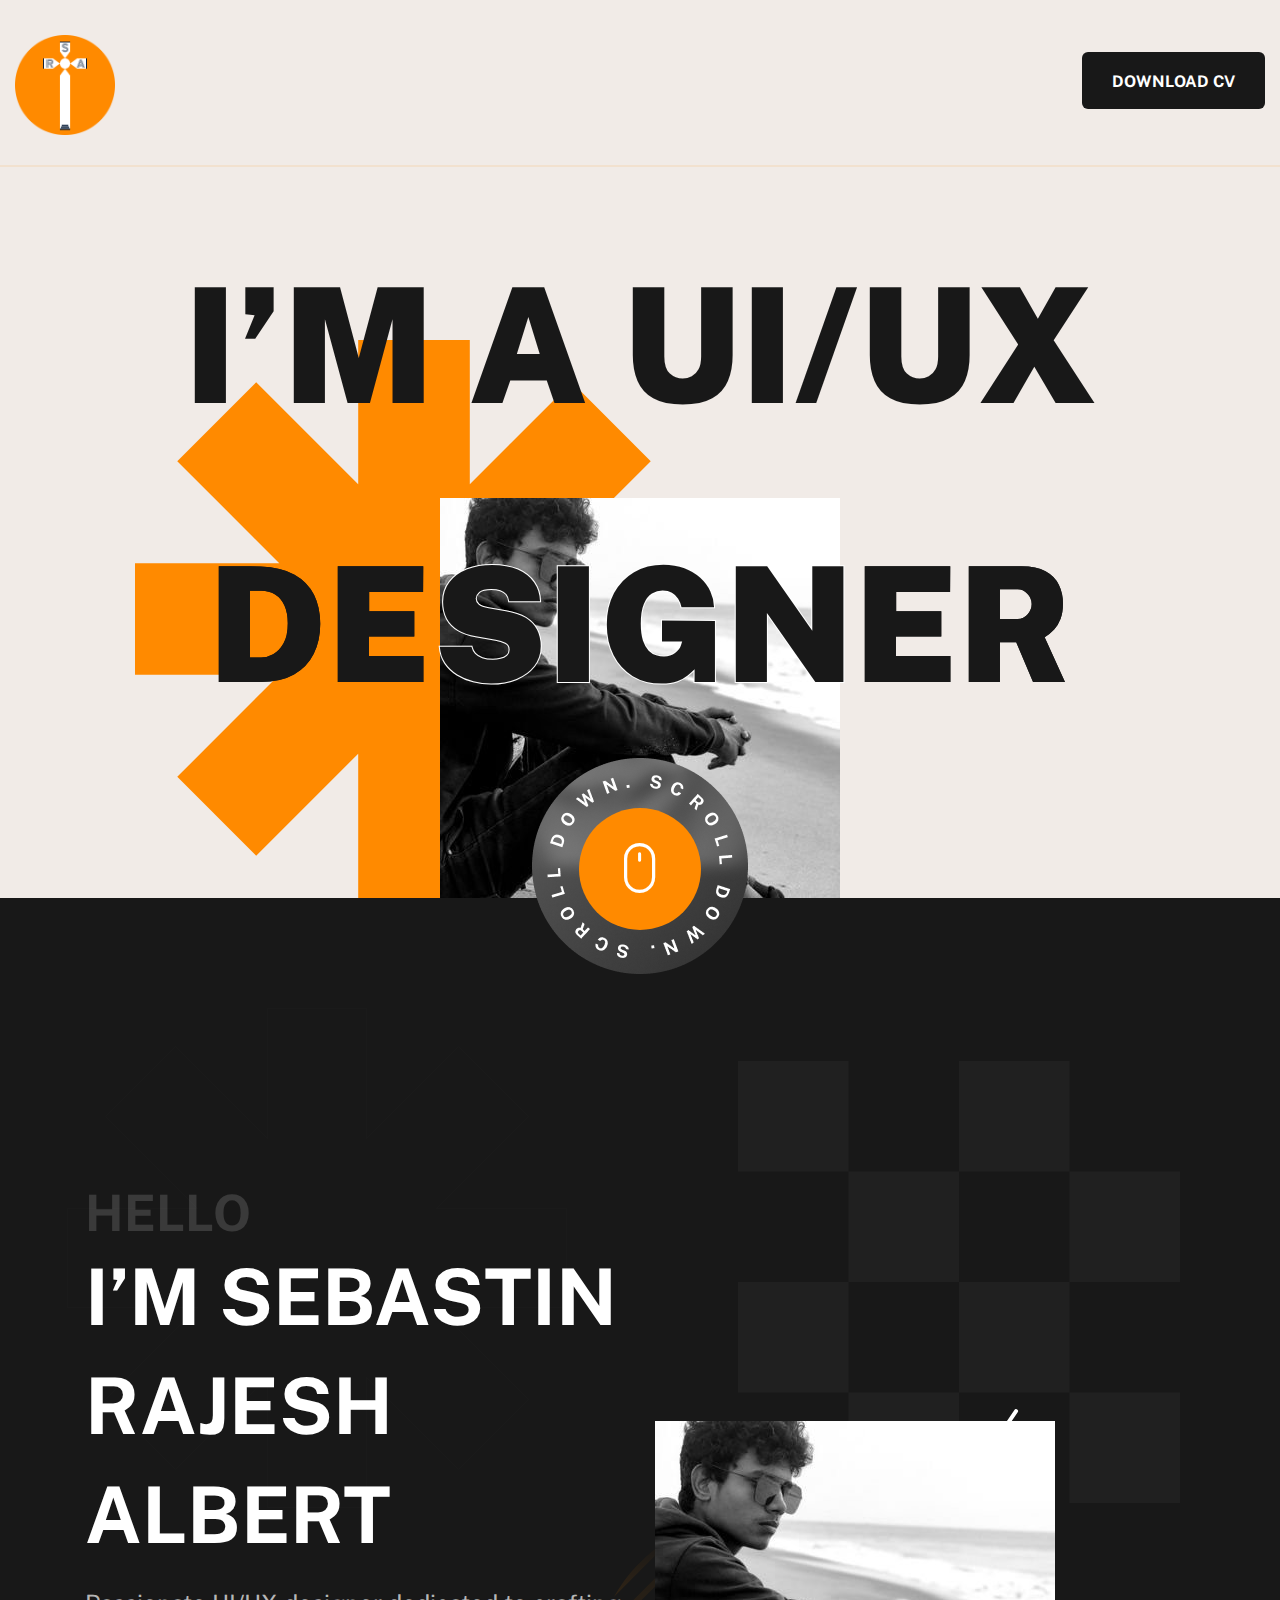
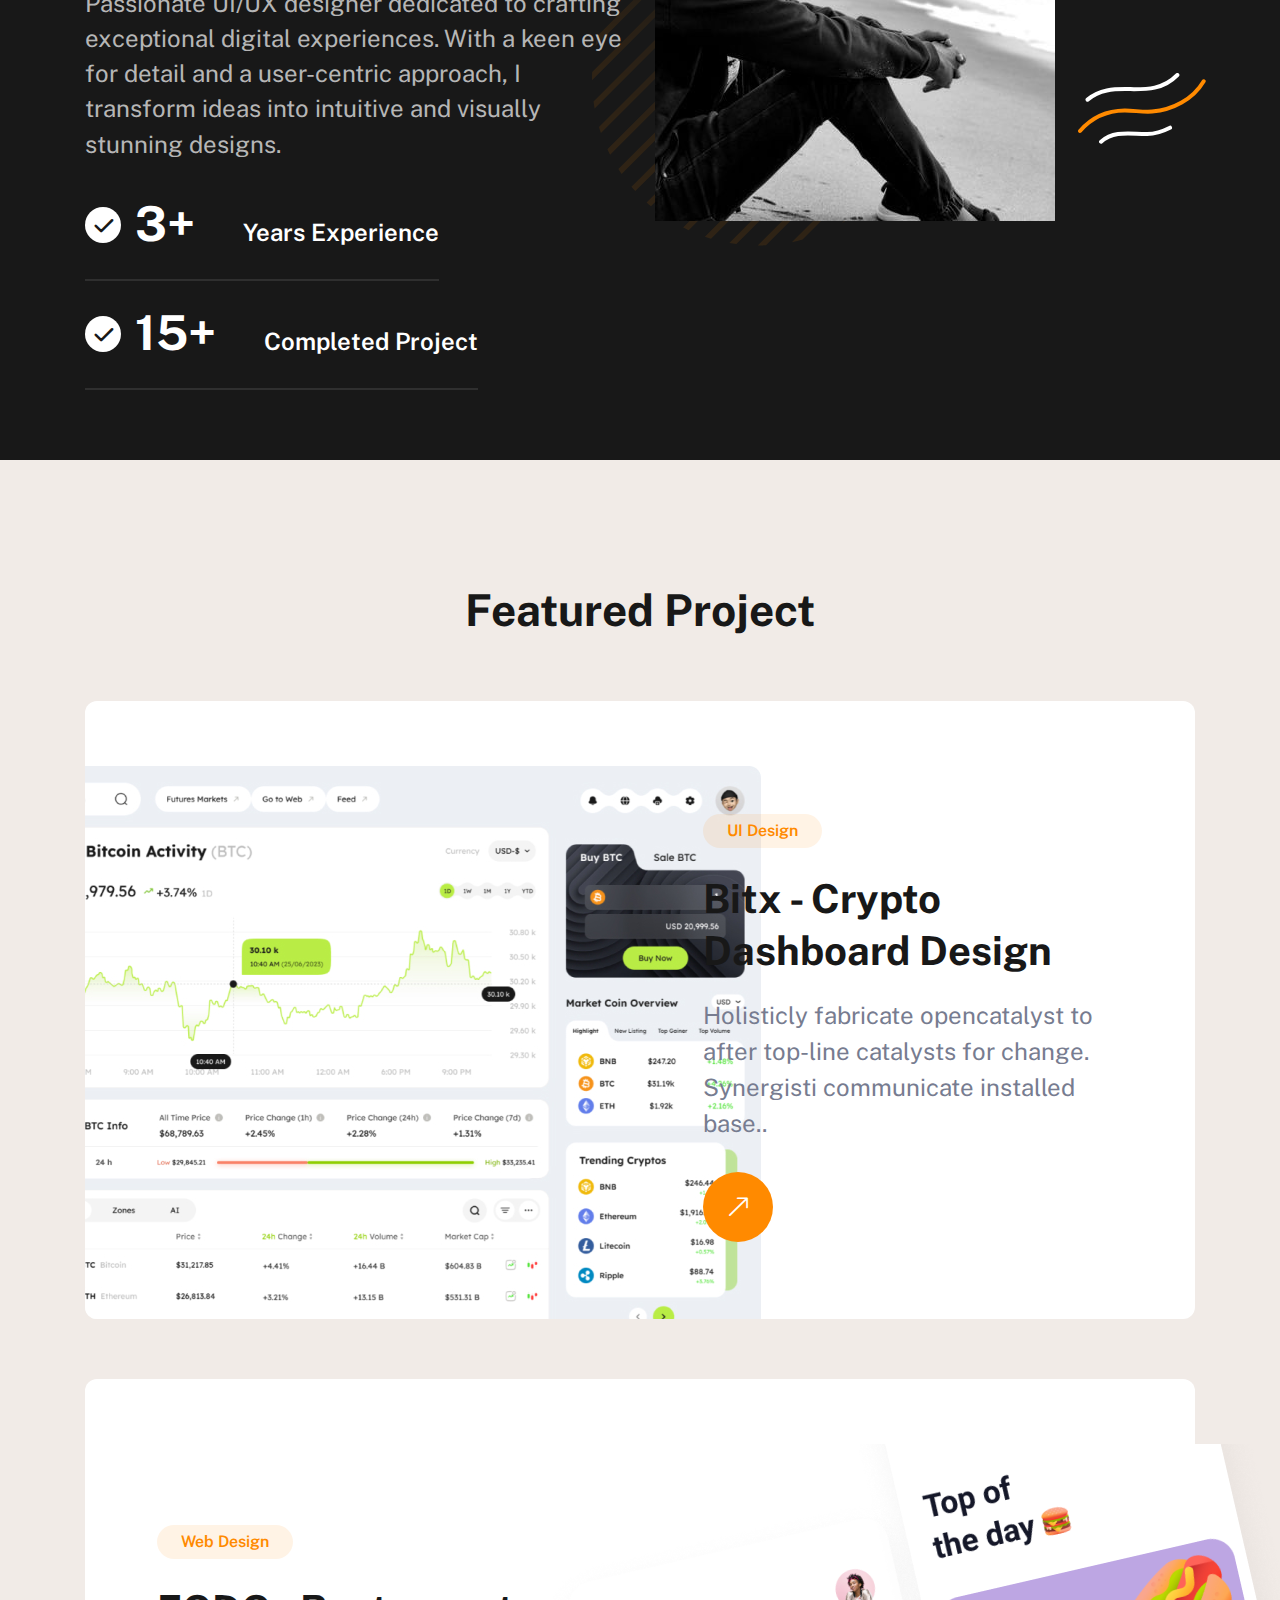
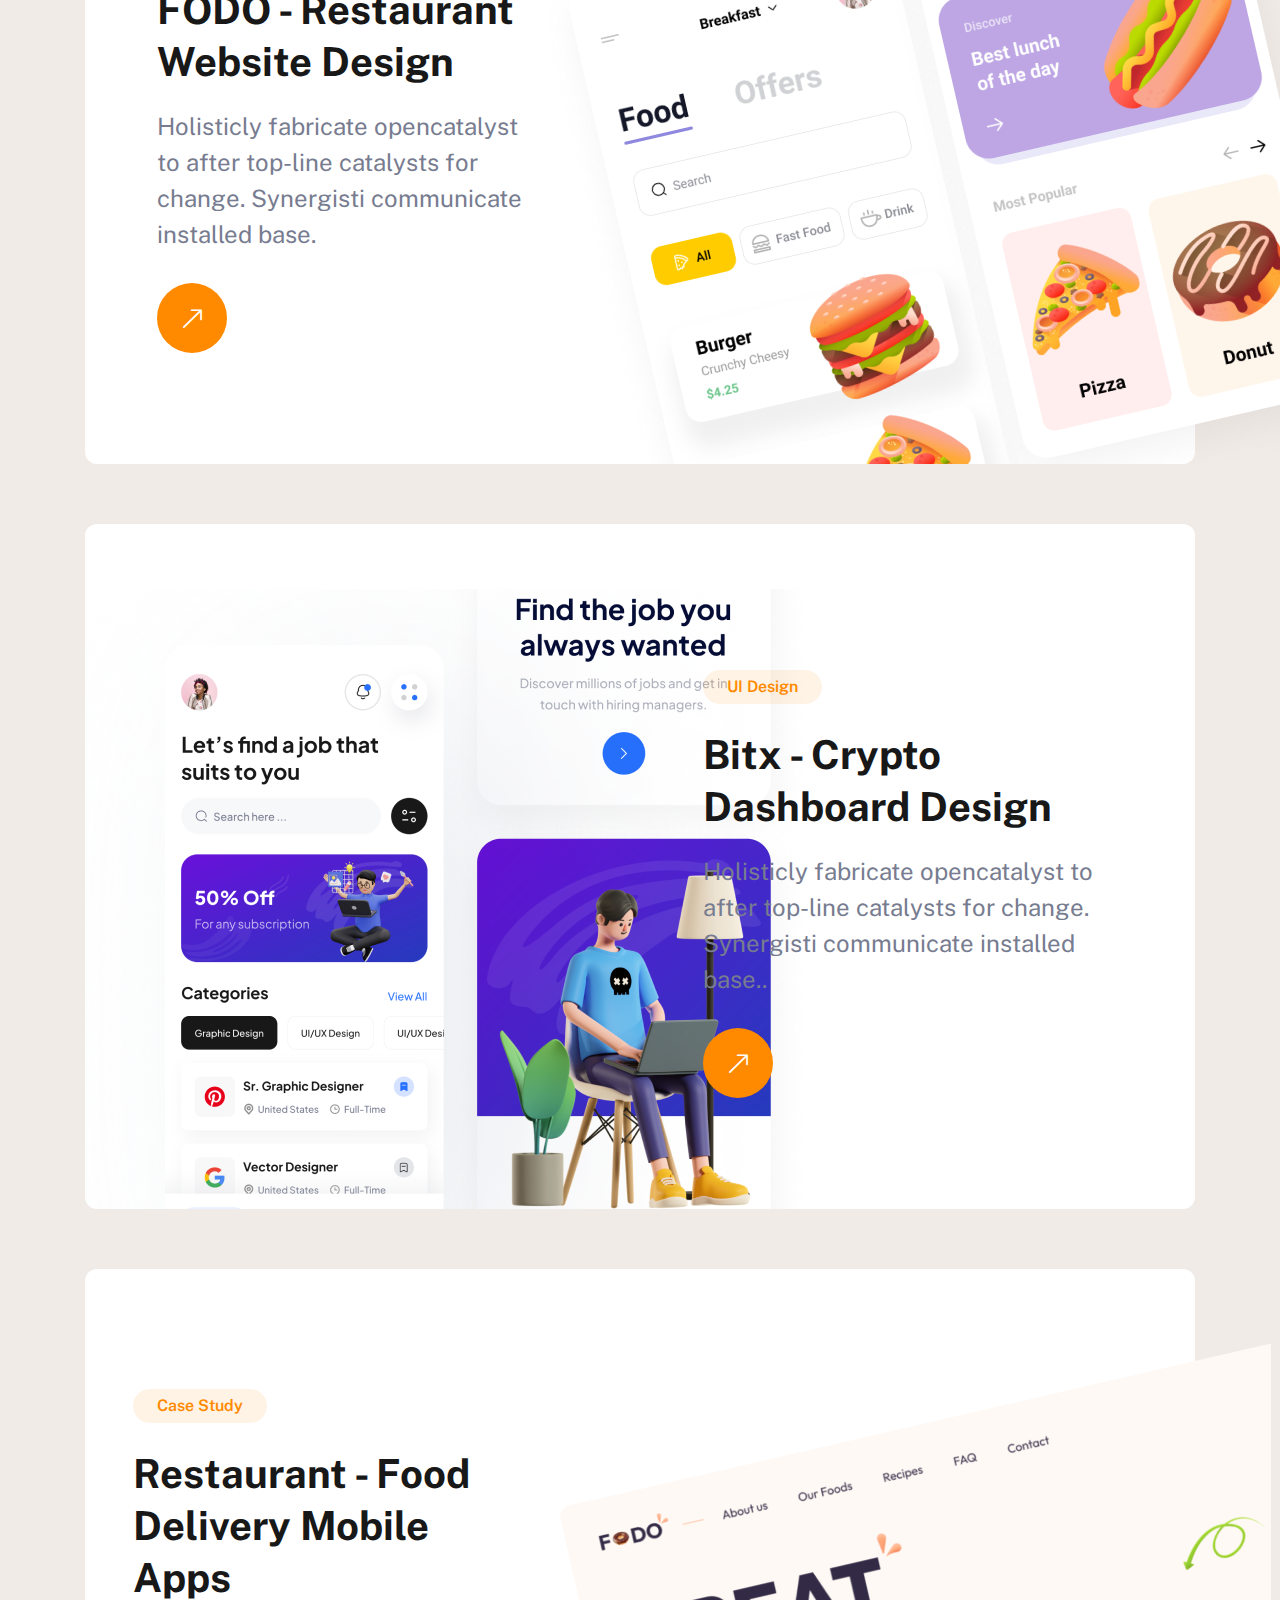
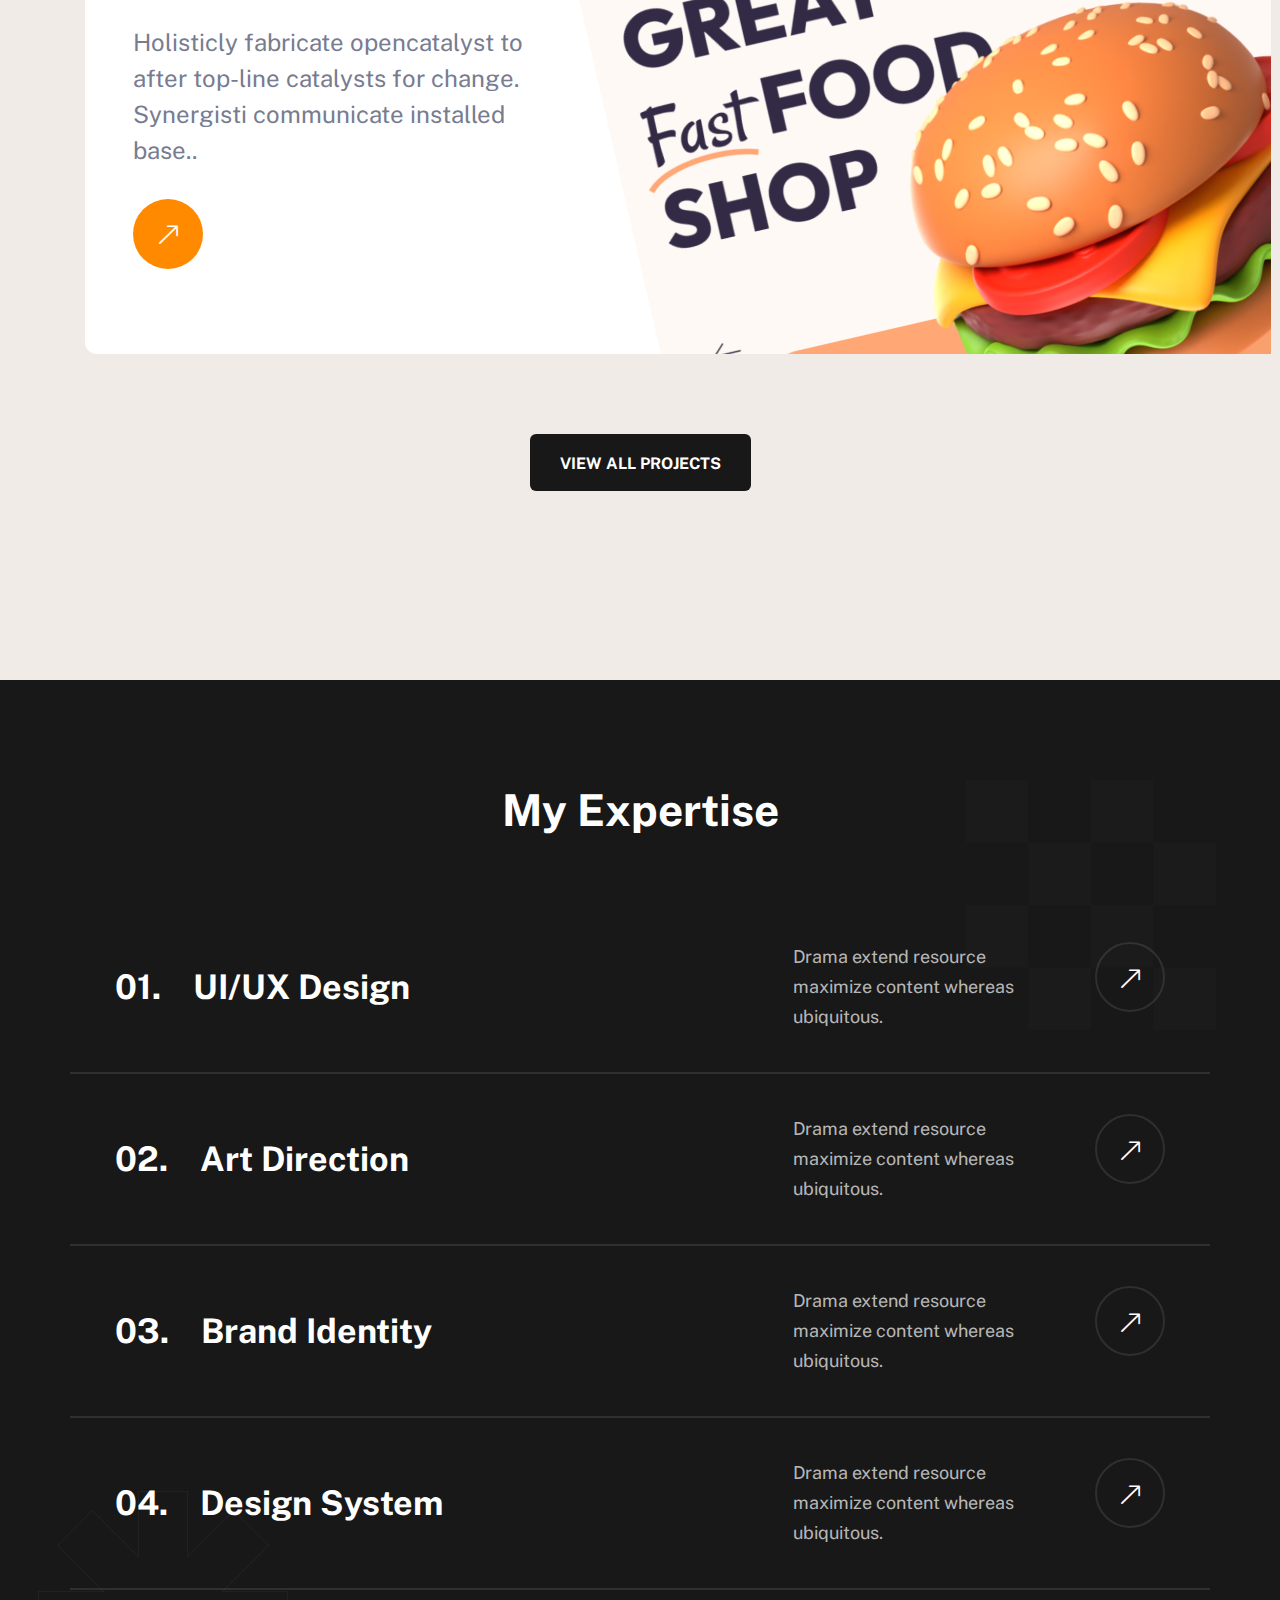
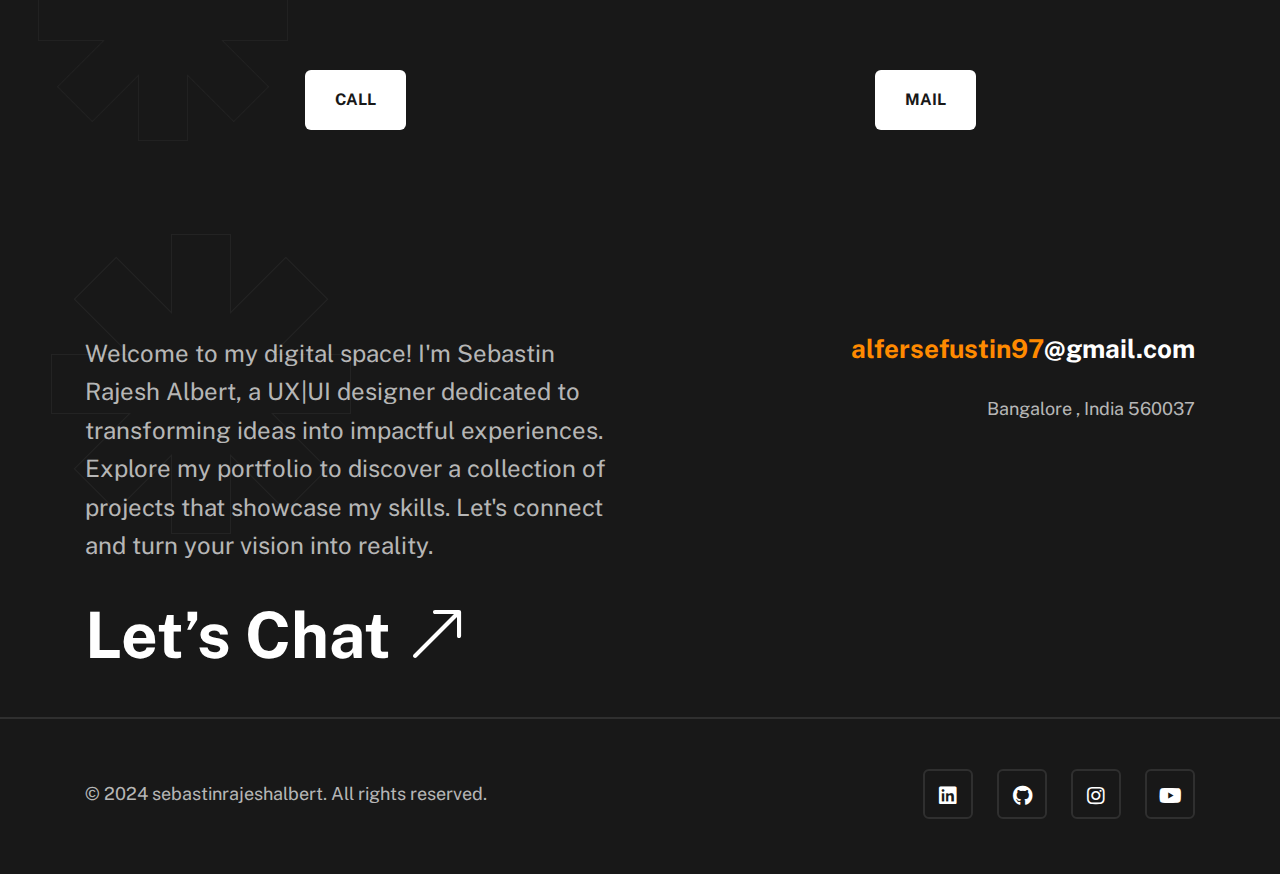
<file: index.html>
<!DOCTYPE html>
<html class="no-js" lang="en">


<!-- Mirrored from html.creativegigstf.com/qurifolio/index.html by HTTrack Website Copier/3.x [XR&CO'2014], Sat, 20 Jan 2024 12:20:03 GMT -->

<head>
	<meta charset="utf-8" />
	<meta http-equiv="x-ua-compatible" content="ie=edge" />
	<meta name="keywords"
		content="agency, photography, business, company, consulting, corporate, creative, designer, digital marketing, elementor, industry, portfolio, studio, web design">
	<meta name="description"
		content="Qurifolio - Personal Portfolio HTML5 Template for all kinds of business, modern, multipurpose, personal, marketing,portfolio, online bussines, Ecommerce, Shop,website">
	<title>Sebastin-Rajesh_Albert</title>
	<meta property="og:site_name" content="Logistics">
	<meta property="og:url" content="">
	<meta property="og:type" content="website">
	<meta property="og:title" content="Qurifolio - Personal Portfolio HTML5 Template">
	<meta name='og:image' content='images/assets/ogg.html'>
	<!-- For IE -->
	<meta http-equiv="X-UA-Compatible" content="IE=edge">
	<!-- For Resposive Device -->
	<meta name="viewport" content="width=device-width, initial-scale=1.0">
	<!-- For Window Tab Color -->
	<!-- Chrome, Firefox OS and Opera -->
	<meta name="theme-color" content="#913BFF">
	<!-- Windows Phone -->
	<meta name="msapplication-navbutton-color" content="#913BFF">
	<!-- iOS Safari -->
	<meta name="apple-mobile-web-app-status-bar-style" content="#913BFF">
	<link rel="favicon" type="image" href="assets/img/logo/logo.png" />
	<!-- <link rel="manifest" href="site.webmanifest" /> -->
	<link rel="shortcut icon" type="image/x-icon" href="assets/img/logo/logo.png" />
	<!-- Place favicon.ico in the root directory -->

	<!-- CSS here -->
	<link rel="stylesheet" href="assets/css/bootstrap.min.css" />
	<link rel="stylesheet" href="assets/fonts/bootstrap-icons/font-css.css" />
	<link rel="stylesheet" href="assets/css/animate.min.css" />
	<link rel="stylesheet" href="assets/css/slick.css" />
	<link rel="stylesheet" href="assets/css/all.min.css" />
	<link rel="stylesheet" href="assets/css/nice-select.css" />
	<link rel="stylesheet" href="assets/css/magnific-popup.css" />
	<link rel="stylesheet" href="assets/css/metisMenu.css" />
	<link rel="stylesheet" href="assets/css/aos.css" />
	<link rel="stylesheet" href="assets/css/spacing.css" />
	<link rel="stylesheet" href="assets/css/main.css" />
</head>

<body class="light-bg">
	<!-- main-page-wrapper start -->
	<div class="main-page-wrapper">




		<!-- preloader -->
		<div id="preloader">
			<div class="preloader">
				<span></span>
				<span></span>
			</div>
		</div>
		<!-- preloader end  -->


		<!-- offcanvas start  -->
		<div class="offcanvas offcanvas-top theme-bg" tabindex="-1" id="offcanvasTop">
			<div class="offcanvas-header">
				<a data-bs-dismiss="offcanvas" aria-label="Close">
					<i class="fas fa-times search-close" id="search-close"></i>
				</a>
			</div>
			<div class="offcanvas-body">
				<!-- Fullscreen search -->
				<div class="search-wrap">
					<form method="get">
						<input type="search" class="main-search-input" placeholder="Search Your Keyword...">
					</form>
				</div>
				<!-- end fullscreen search -->
			</div>
		</div>
		<!-- offcanvas end  -->


		<!-- header-area start -->
		<header class="theme-main-menu theme-menu-one pt-35 pb-30">
			<div class="main-header-area">
				<div class="container-fluid">
					<div class="row align-items-center">
						<div class="col-xl-3 col-lg-2 col-6">
							<div class="logo-area">
								<a class="black-logo" href="index.html"><img src="assets/img/logo/logo.png"
										width="100px" alt="Header-logo"></a>
								<a class="white-logo" href="index.html"><img src="assets/img/logo/logo.png"
										alt="Header-logo"></a>
							</div>
						</div>
						<div class="col-xl-7 col-lg-7 col-6 d-none d-lg-block">
							<!-- <div class="main-menu d-none d-lg-block ps-xxl-5">
								<nav id="mobile-menu">
									<ul class="menu-list ps-0">
										<li>
											<a href="#">
												Home
											</a>
											<ul class="sub-menu">
												<li>
													<a href="index.html">Home Style 1</a>
												</li>
												<li>
													<a href="index-2.html">Home Style 2</a>
												</li>
											</ul>
										</li>
										<li>
											<a href="about.html">About Us</a>
										</li>
										<li>
											<a href="#">Services</a>
											<ul class="sub-menu">
												<li>
													<a href="service.html">Services</a>
												</li>
												<li>
													<a href="service-details.html">Services Details</a>
												</li>
											</ul>
										</li>
										<li>
											<a href="#">Project</a>
											<ul class="sub-menu">
												<li>
													<a href="portfolio.html">Project</a>
												</li>
												<li>
													<a href="project-details.html">Project
														Details</a>
												</li>
											</ul>
										</li>
										<li>
											<a href="#">Blog</a>
											<ul class="sub-menu">
												<li>
													<a href="blog-list.html">Blog</a>
												</li>
												<li>
													<a href="blog-details.html">Blog Details</a>
												</li>
											</ul>
										</li>
										<li>
											<a href="contact.html">contact</a>
										</li>
									</ul>
								</nav>
							</div> -->
						</div>
						<div class="col-xl-2 col-lg-3 col-6">
							<div class="right-nav d-flex align-items-center justify-content-end">
								<div class="quote__btn d-none d-sm-inline-block">
									<a target="_blank" href="assets/SEBASTIN-RAJESH-ALBERT-resume.pdf"
										class="ht_btn">Download CV</a>
								</div>
								<div class="search-area me-4 d-none">
									<a class="search_input" href="#" data-bs-toggle="offcanvas"
										data-bs-target="#offcanvasTop" aria-controls="offcanvasTop">
										<i class="bi bi-search"></i>
									</a>
								</div>

							</div>
						</div>
					</div>
				</div>
			</div>
			<!-- /.theme-main-menu -->
		</header>
		<!-- header-area end -->



		<main>
			<!-- theme-main-banner start -->
			<section class="theme-main-banner position-relative mt-265 pb-165 mt-md-100 pb-md-10">
				<div class="inner-content text-center pb-300 pb-md-10">
					<h1><span class="title-one">I’m A Ui/UX</span></h1>
				</div>
				<div class="title-wrapper">
					<div class="title-two" data-text="Designer">De<span class="clipping-text">sign</span>er</div>
				</div>
				<div class="author-thumb">
					<img class="d-none d-lg-inline-block" src="assets/img/hero/alfer.jpg" alt="author">
					<img class="d-lg-none d-inline-block" src="assets/img/hero/alfer.jpg" alt="author">
				</div>
				<img class="shape_01 d-none d-lg-inline-block" src="assets/img/shape/star-1.svg" alt="shape">

				<a class="scroll-btn" href="#bt-section">
					<img class="bg-round" src="assets/img/hero/sbutton.png" alt="shape">
					<div class="icon">
						<i class="bi bi-mouse"></i>
					</div>
				</a>
			</section>
			<!-- theme-main-banner end -->

			<!-- about-section start -->
			<section id="bt-section"
				class="black-bg about-section black-soft-bg position-relative pt-285 pt-md-200 pt-xs-150">
				<img class="shape-01" src="assets/img/shape/star-2.svg" alt="">
				<img class="shape-02" src="assets/img/shape/square.svg" alt="shape">
				<div class="container">
					<div class="row align-items-center">
						<div class="col-lg-6">
							<div class="about-text-wrapper mb-30">
								<div class="sub-title">Hello</div>
								<h2 class="name-title mb-15">I’m Sebastin Rajesh Albert</h2>
								<p>Passionate UI/UX designer dedicated to crafting exceptional digital experiences. With
									a keen eye for detail and a user-centric approach, I transform ideas into intuitive
									and visually stunning designs.</p>
								<ul class="text-list">
									<li><span>3+</span> Years Experience</li>
									<li><span>15+</span> Completed Project</li>

								</ul>
							</div>
						</div>
						<div class="col-lg-6">
							<div class="about-img-wrapper">
								<img class="img-fluid" src="assets/img/hero/alfer.jpg" alt="about">
								<img class="shape-03" src="assets/img/shape/round-bg-1.svg" alt="shape">
								<img class="shape-04" src="assets/img/shape/pattern-1.svg" alt="shape">
								<img class="shape-05" src="assets/img/shape/pattern-2.svg" alt="shape">
							</div>
						</div>
					</div>
				</div>
			</section>
			<!-- about-section end -->

			<!-- project-section start -->
			<section class="project-section pt-120 pb-180 pt-100 pb-lg-100">
				<div class="container">
					<h2 class="wrapper-title text-center mb-60">Featured Project</h2>
					<div class="text-wrapper white-bg pt-65 mb-60">
						<div class="row align-items-center">
							<div class="col-lg-6 order-lg-2">
								<div class="text-wrapper-one ps-3 px-xl-5 me-xl-5 ms-xxl-4 mb-30">
									<div class="upper-title mb-25">UI Design</div>
									<h2 class="section-title mb-20">Bitx - Crypto Dashboard Design</h2>
									<p>Holisticly fabricate opencatalyst to after top-line catalysts for change.
										Synergisti
										communicate installed base..</p>
									<a class="ht-btn-two" href="project-details.html"><i
											class="bi bi-arrow-up-right"></i></a>
								</div>
							</div>
							<div class="col-lg-6">
								<div class="text-img">
									<img src="assets/img/gallery/img-1.jpg" alt="gallery">
								</div>
							</div>
						</div>
					</div>
					<div class="text-wrapper white-bg pt-65 mb-60">
						<div class="row align-items-center">
							<div class="col-xl-5 col-lg-6">
								<div class="text-wrapper-one ps-3 ps-lg-5 ms-xl-4 mb-30">
									<div class="upper-title mb-25">Web Design</div>
									<h2 class="section-title mb-20">FODO - Restaurant Website Design</h2>
									<p>Holisticly fabricate opencatalyst to after top-line catalysts for change.
										Synergisti communicate installed base.</p>
									<a class="ht-btn-two" href="project-details.html"><i
											class="bi bi-arrow-up-right"></i></a>
								</div>
							</div>
							<div class="col-xl-7 col-lg-6">
								<div class="text-img">
									<img class="webdesign" src="assets/img/gallery/img-2.png" alt="gallery">
								</div>
							</div>
						</div>
					</div>
					<div class="text-wrapper white-bg pt-65 mb-60">
						<div class="row align-items-center">
							<div class="col-lg-6 order-lg-2">
								<div class="text-wrapper-one ps-3 px-xl-5 me-xl-5 ms-xxl-4 mb-30">
									<div class="upper-title mb-25">UI Design</div>
									<h2 class="section-title mb-20">Bitx - Crypto Dashboard Design</h2>
									<p>Holisticly fabricate opencatalyst to after top-line catalysts for change.
										Synergisti
										communicate installed base..</p>
									<a class="ht-btn-two" href="project-details.html"><i
											class="bi bi-arrow-up-right"></i></a>
								</div>
							</div>
							<div class="col-lg-6">
								<div class="text-img">
									<img src="assets/img/gallery/img-4.png" alt="gallery">
								</div>
							</div>
						</div>
					</div>
					<div class="text-wrapper white-bg pt-65 mb-60">
						<div class="row align-items-center">
							<div class="col-xl-5 col-lg-6">
								<div class="text-wrapper-one ps-3 ps-lg-5 ms-xxl-4 mb-30">
									<div class="upper-title mb-25">Case Study</div>
									<h2 class="section-title mb-20">Restaurant - Food Delivery Mobile Apps</h2>
									<p>Holisticly fabricate opencatalyst to after top-line catalysts for change.
										Synergisti
										communicate installed base..</p>
									<a class="ht-btn-two" href="project-details.html"><i
											class="bi bi-arrow-up-right"></i></a>
								</div>
							</div>
							<div class="col-xl-7 col-lg-6">
								<div class="text-img tex-lg-end">
									<img src="assets/img/gallery/img-3.png" alt="gallery">
								</div>
							</div>
						</div>
					</div>
					<div class="row">
						<div class="col-12 text-center mt-20">
							<a href="project-details.html" class="ht_btn">View All
								Projects</a>
						</div>
					</div>
				</div>
			</section>
			<!-- project-section end -->

			<!-- skills-section start -->
			<section class="black-bg skills-secion black-soft-bg position-relative pt-100 pb-120">
				<img class="shape-1a" src="assets/img/shape/star-5.png" alt="shape">
				<img class="shape-2a" src="assets/img/shape/square.svg" alt="shape">
				<div class="container">
					<h2 class="wrapper-title text-white mb-60 text-center">My Expertise</h2>
					<div class="row skills-wrapper align-items-center">
						<div class="col-lg-7">
							<div class="skills-name">
								<div class="img-holder">
									<img src="assets/img/gallery/img-5.png" alt="gallery">
								</div>
								<span class="me-md-4">01.</span> UI/UX Design
							</div>
						</div>
						<div class="col-lg-5">
							<div class="skills-desc d-sm-flex justify-content-between">
								<p class="ms-xl-5">Drama extend resource maximize content whereas ubiquitous.</p>
								<a class="ht-btn-two ms-sm-4" href="#"><i class="bi bi-arrow-up-right"></i></a>
							</div>
						</div>
					</div>
					<div class="row skills-wrapper align-items-center">
						<div class="col-lg-7">
							<div class="skills-name">
								<div class="img-holder">
									<img src="assets/img/gallery/img-5.png" alt="gallery">
								</div>
								<span class="me-md-4">02.</span> Art Direction
							</div>
						</div>
						<div class="col-lg-5">
							<div class="skills-desc d-sm-flex justify-content-between">
								<p class="ms-xl-5">Drama extend resource maximize content whereas ubiquitous.</p>
								<a class="ht-btn-two ms-sm-4" href="#"><i class="bi bi-arrow-up-right"></i></a>
							</div>
						</div>
					</div>
					<div class="row skills-wrapper align-items-center">
						<div class="col-lg-7">
							<div class="skills-name">
								<div class="img-holder">
									<img src="assets/img/gallery/img-5.png" alt="gallery">
								</div>
								<span class="me-md-4">03.</span> Brand Identity
							</div>
						</div>
						<div class="col-lg-5">
							<div class="skills-desc d-sm-flex justify-content-between">
								<p class="ms-xl-5">Drama extend resource maximize content whereas ubiquitous.</p>
								<a class="ht-btn-two ms-sm-4" href="#"><i class="bi bi-arrow-up-right"></i></a>
							</div>
						</div>
					</div>
					<div class="row skills-wrapper align-items-center">
						<div class="col-lg-7">
							<div class="skills-name">
								<div class="img-holder">
									<img src="assets/img/gallery/img-5.png" alt="gallery">
								</div>
								<span class="me-md-4">04.</span> Design System
							</div>
						</div>
						<div class="col-lg-5">
							<div class="skills-desc d-sm-flex justify-content-between">
								<p class="ms-xl-5">Drama extend resource maximize content whereas ubiquitous.</p>
								<a class="ht-btn-two ms-sm-4" href="#"><i class="bi bi-arrow-up-right"></i></a>
							</div>
						</div>
					</div>
					<div class="row">
						<div class="col-6 text-center mt-80">
							<a class="ht-btn-three" type="tel" href="tel:9788594677">Call</a>
						</div>
						<div class="col-6 text-center mt-80">
							<a class="ht-btn-three" type="e-mail" href="mailto:alfersefustin97@gmail.com">mail</a>
						</div>
					</div>
				</div>
			</section>
			<!-- skills-section end -->





		</main>


		<!--footer-area start-->
		<footer class="black-bg footer-area-one position-relative">
			<div class="footer-wrapper-one pt-75 pb-20">
				<img src="assets/img/shape/star-5.png" alt="" class="shape-01s">
				<div class="container">
					<div class="row">
						<div class="col-xl-6 col-lg-5 col-md-8">
							<div class="footer-widget mb-30">
								<p class="footer-desc">Welcome to my digital space! I'm Sebastin Rajesh Albert, a UX|UI
									designer
									dedicated to transforming ideas into impactful experiences. Explore my portfolio to
									discover a collection of projects that showcase my skills.
									Let's connect and turn your vision into reality.
								</p>
								<a class="chatbot" href="mailto:alfersefustin97@gmail.com">Let’s Chat <i
										class="bi bi-arrow-up-right"></i></a>
							</div>
						</div>

						<div class="col-xl-6 col-lg-4 col-md-6" style="text-align: end;">
							<div class="footer-widget mb-30 ms-xl-5 ps-xl-4">
								<a class="mail d-block mb-30" href="mailto:Qurifolio@example.com"><span
										class="text-theme">alfersefustin97</span>@gmail.com</a>
								<address>Bangalore , India 560037</address>
							</div>
						</div>
					</div>
				</div>
			</div>
			<div class="copyright-area pt-50 pb-25">
				<div class="container">
					<div class="row align-items-center">
						<div class="col-xl-6 col-lg-6 text-lg-start text-center">
							<div class="copyright-text mb-30">
								<p>
									© 2024 sebastinrajeshalbert. All rights reserved.

								</p>
							</div>
						</div>
						<div class="col-xl-6 col-lg-6 text-lg-end text-center">
							<div class="social-media mb-30">
								<a href="https://www.linkedin.com/in/sebastin-rajesh-albert-73bb94179/"><i
										class="fab fa-linkedin" aria-hidden="true"></i></a>
								<a href=""><i class="fab fa-github"></i></a>
								<a href="#"><i class="fab fa-instagram"></i></a>
								<a href="#"><i class="fab fa-youtube"></i></a>
							</div>
						</div>
					</div>
				</div>
			</div>
		</footer>
		<!--footer-area end-->

		<!--scrollToTopBtn end-->
		<a id="scrollToTopBtn" class="progress-wrap">
			<i class="bi bi-arrow-up"></i>
		</a>


	</div>
	<!-- main-page-wrapper end -->



	<!-- JS here -->

	<script src="assets/js/vendor/jquery-2.2.4.min.js"></script>
	<script src="assets/js/vendor/popper.min.js"></script>
	<script src="assets/js/vendor/bootstrap.min.js"></script>
	<script src="assets/js/jquery.meanmenu.js"></script>
	<script src="assets/js/slick.min.js"></script>
	<script src="assets/js/jquery.easypiechart.min.js"></script>
	<script src="assets/js/jquery.counterup.min.js"></script>
	<script src="assets/js/jquery.magnific-popup.min.js"></script>
	<script src="assets/js/metisMenu.min.js"></script>
	<script src="assets/js/wow.min.js"></script>
	<script src="assets/js/jquery.waypoints.min.js"></script>
	<script src="assets/js/simpleParallax.min.js"></script>
	<script src="assets/js/aos.js"></script>
	<script src="assets/js/lenis.min.js"></script>
	<script src="assets/js/jquery.nice-select.min.js"></script>


	<!--Custom JS here -->
	<script src="assets/js/main.js"></script>


</body>


<!-- Mirrored from html.creativegigstf.com/qurifolio/index.html by HTTrack Website Copier/3.x [XR&CO'2014], Sat, 20 Jan 2024 12:20:24 GMT -->

</html>
</file>
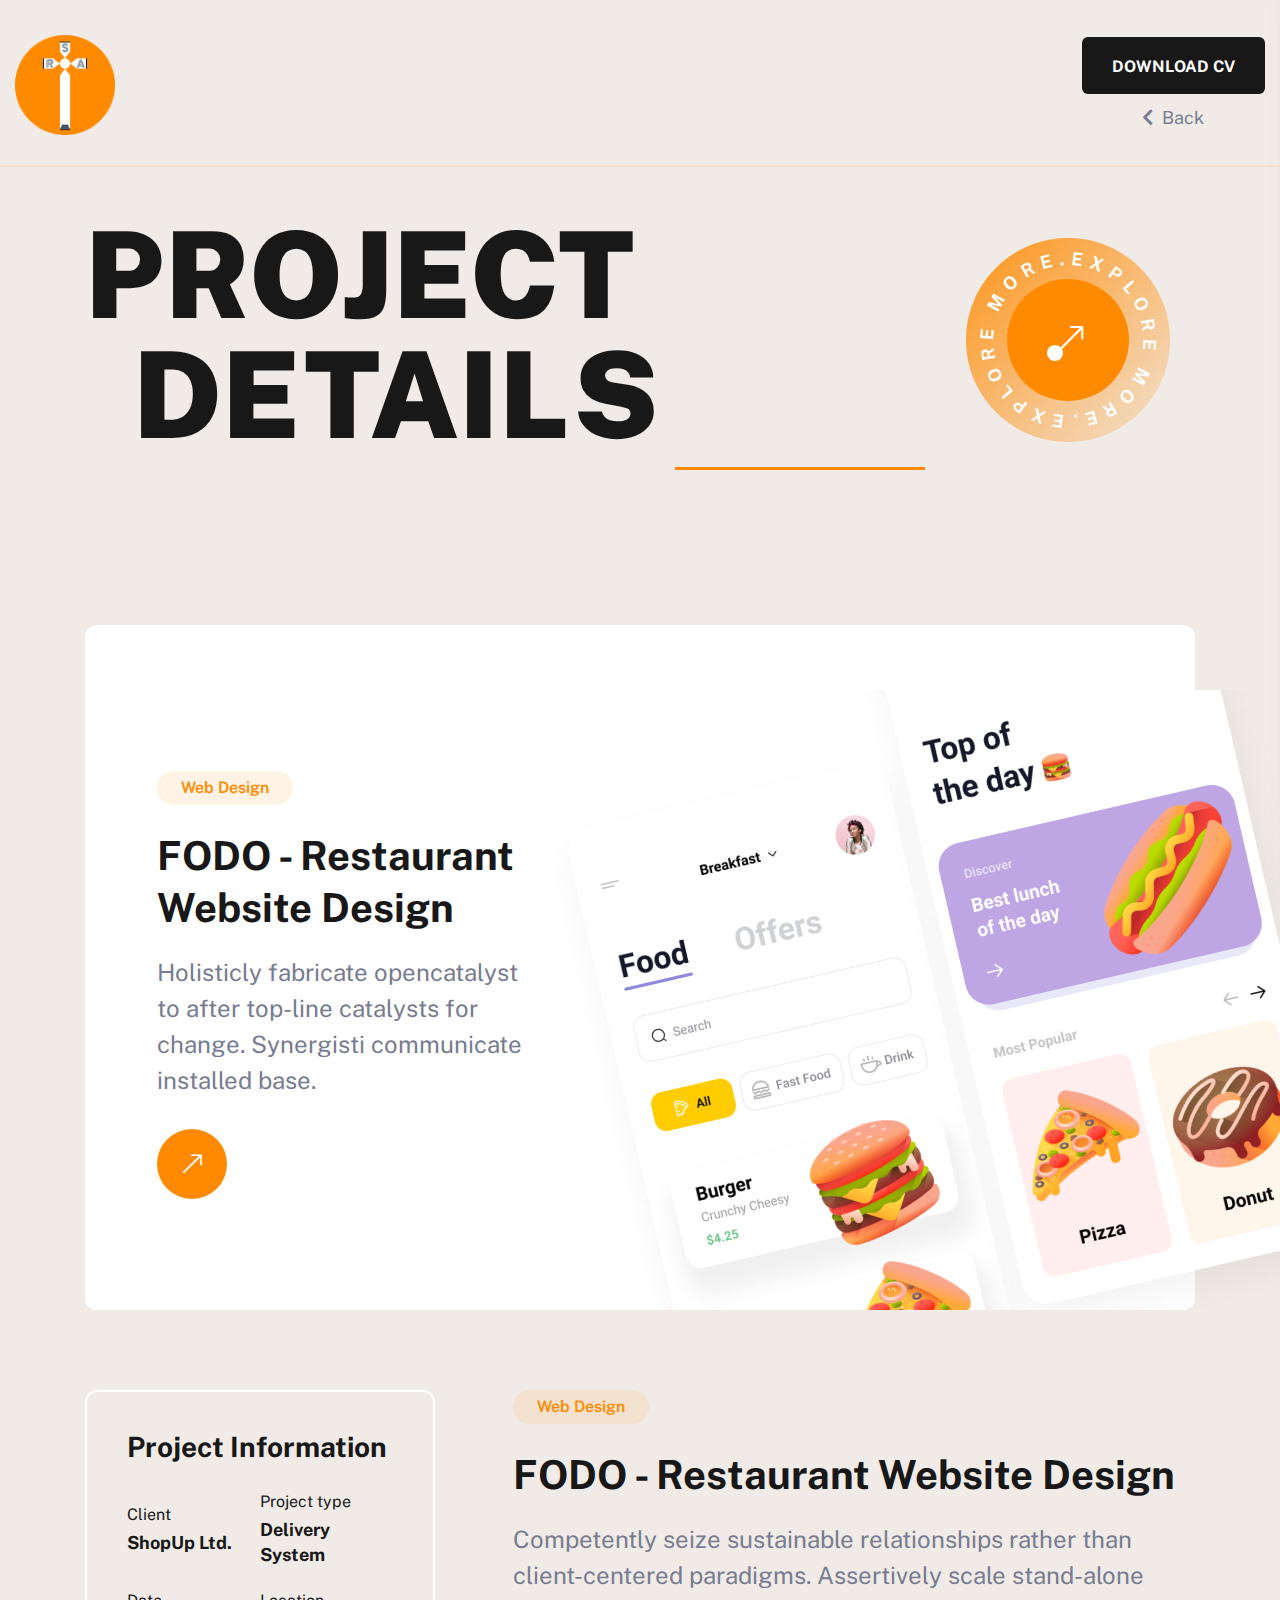
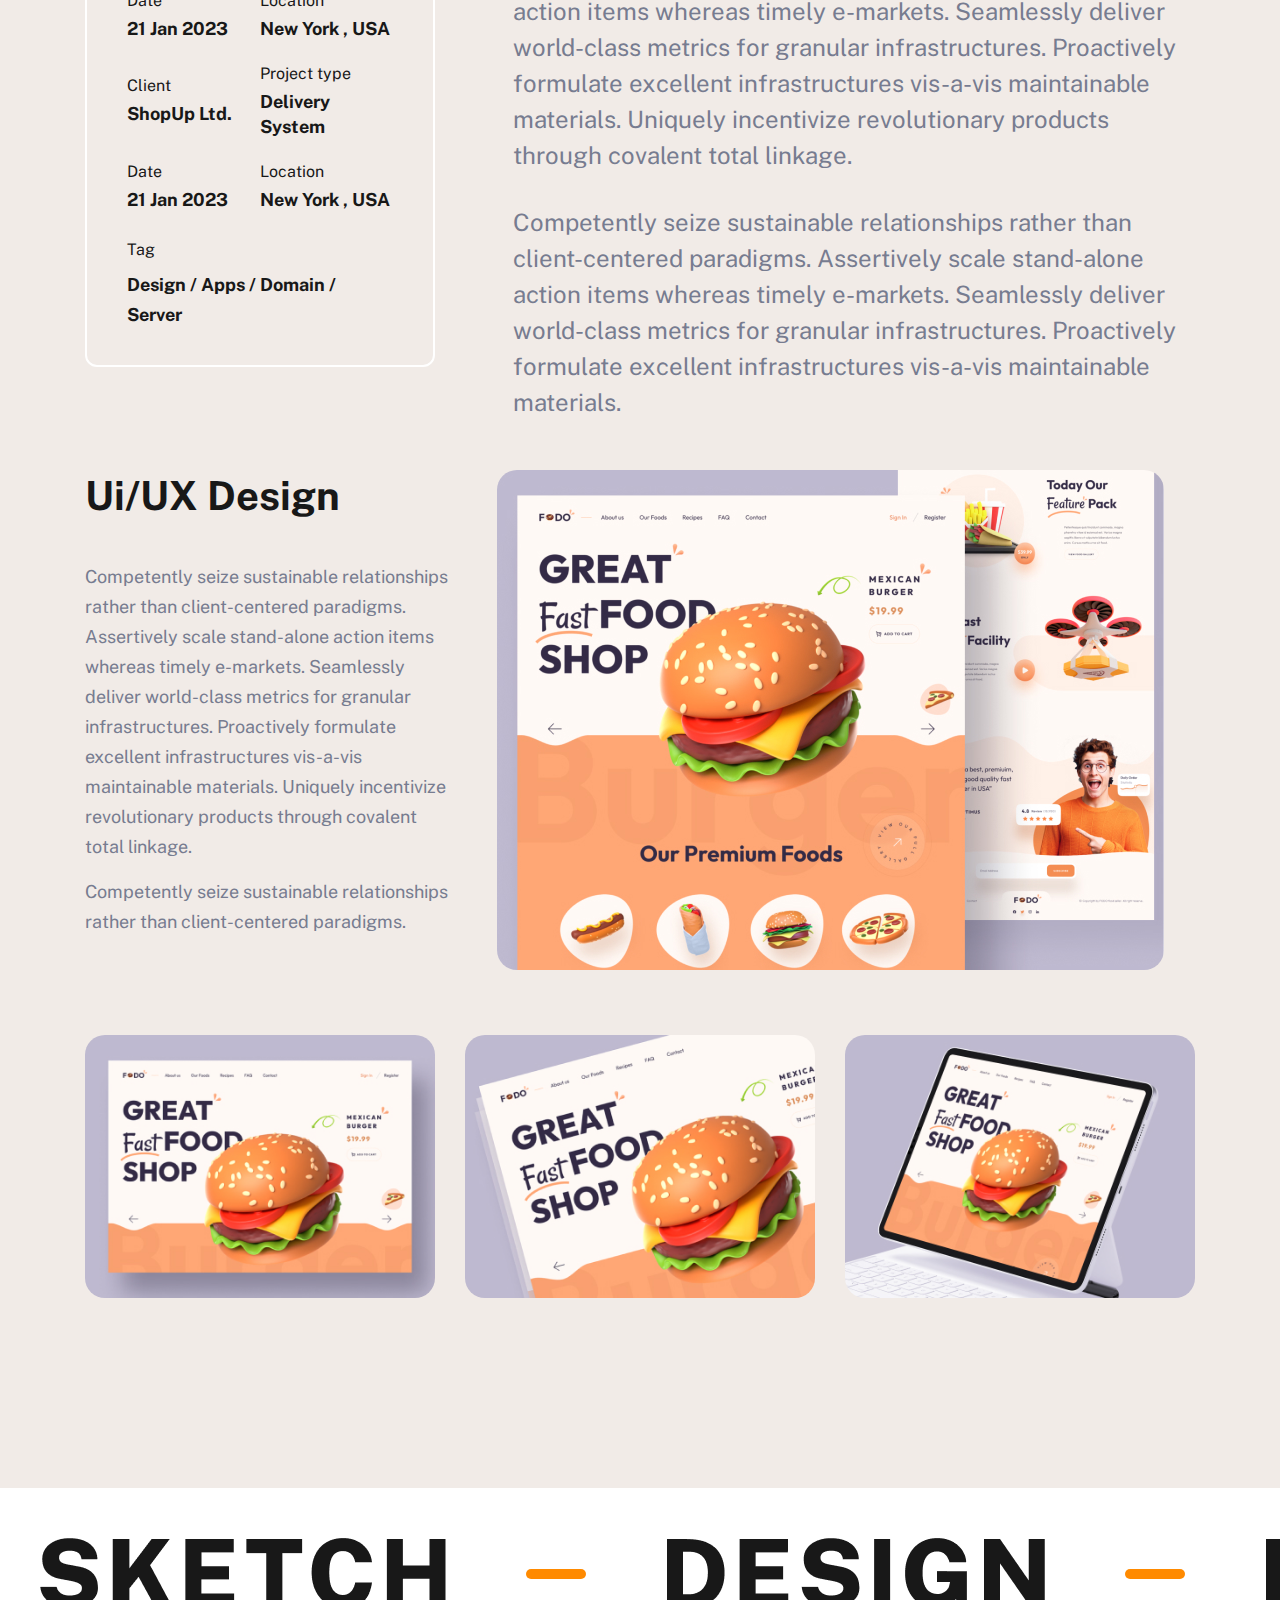
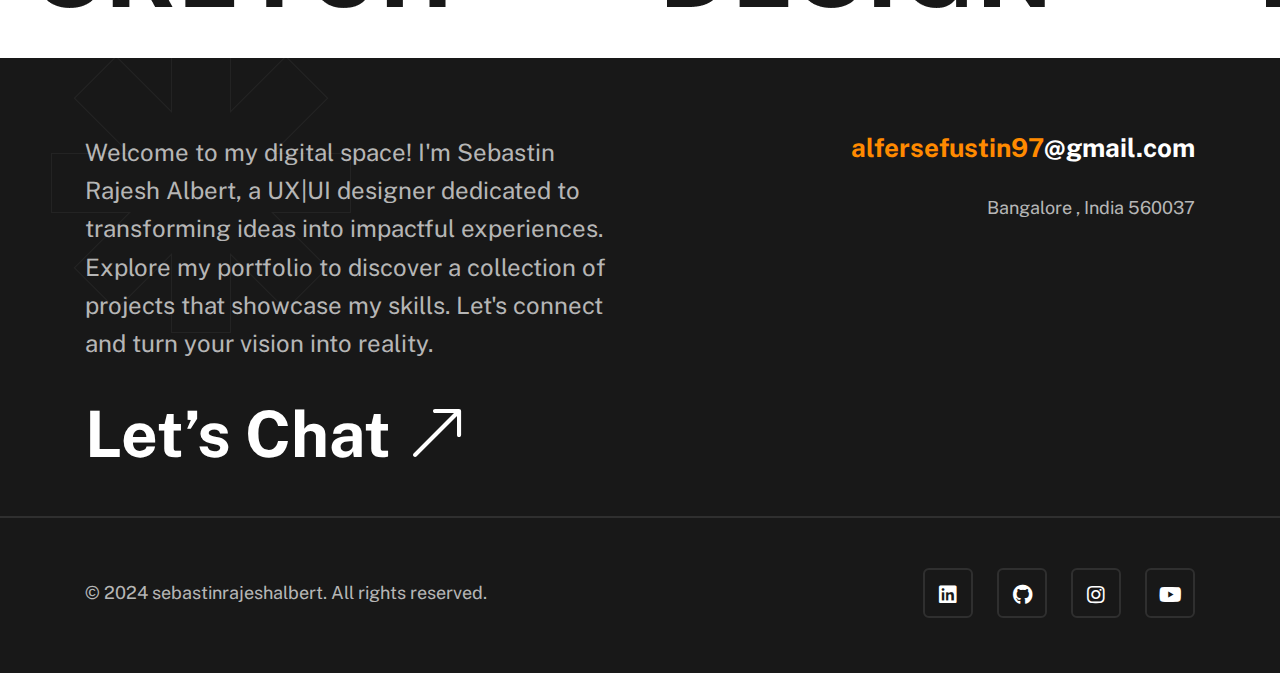
<file: project-details.html>
<!DOCTYPE html>
<html class="no-js" lang="en">


<!-- Mirrored from html.creativegigstf.com/qurifolio/project-details.html by HTTrack Website Copier/3.x [XR&CO'2014], Sat, 20 Jan 2024 12:20:49 GMT -->

<head>
	<meta charset="utf-8" />
	<meta http-equiv="x-ua-compatible" content="ie=edge" />
	<meta name="keywords"
		content="agency, photography, business, company, consulting, corporate, creative, designer, digital marketing, elementor, industry, portfolio, studio, web design">
	<meta name="description"
		content="Qurifolio - Personal Portfolio HTML5 Template for all kinds of business, modern, multipurpose, personal, marketing, portfolio, online bussines, Ecommerce, Shop,website">
	<title>Qurifolio - Personal Portfolio HTML5 Template</title>
	<meta property="og:site_name" content="Portfolio">
	<meta property="og:url" content="">
	<meta property="og:type" content="website">
	<meta property="og:title" content="Qurifolio - Personal Portfolio HTML5 Template">
	<meta name='og:image' content='images/assets/ogg.html'>
	<!-- For IE -->
	<meta http-equiv="X-UA-Compatible" content="IE=edge">
	<!-- For Resposive Device -->
	<meta name="viewport" content="width=device-width, initial-scale=1.0">
	<!-- For Window Tab Color -->
	<!-- Chrome, Firefox OS and Opera -->
	<meta name="theme-color" content="#913BFF">
	<!-- Windows Phone -->
	<meta name="msapplication-navbutton-color" content="#913BFF">
	<!-- iOS Safari -->
	<meta name="apple-mobile-web-app-status-bar-style" content="#913BFF">

	<!-- <link rel="manifest" href="site.webmanifest" /> -->
	<link rel="favicon" type="image" href="assets/img/logo/logo.png" />
	<!-- <link rel="manifest" href="site.webmanifest" /> -->
	<link rel="shortcut icon" type="image/x-icon" href="assets/img/logo/logo.png" />
	<!-- Place favicon.ico in the root directory -->

	<!-- Place favicon.ico in the root directory -->

	<!-- CSS here -->
	<link rel="stylesheet" href="assets/css/bootstrap.min.css" />
	<link rel="stylesheet" href="assets/fonts/bootstrap-icons/font-css.css" />
	<link rel="stylesheet" href="assets/css/animate.min.css" />
	<link rel="stylesheet" href="assets/css/slick.css" />
	<link rel="stylesheet" href="assets/css/all.min.css" />
	<link rel="stylesheet" href="assets/css/nice-select.css" />
	<link rel="stylesheet" href="assets/css/magnific-popup.css" />
	<link rel="stylesheet" href="assets/css/metisMenu.css" />
	<link rel="stylesheet" href="assets/css/aos.css" />
	<link rel="stylesheet" href="assets/css/spacing.css" />
	<link rel="stylesheet" href="assets/css/main.css" />
</head>

<body class="light-bg">
	<!-- main-page-wrapper start -->
	<div class="main-page-wrapper">
		<!--[if lte IE 9]> <p class="browserupgrade"> You are using an <strong>outdated</strong> browser. Please <a href="https://browsehappy.com/">upgrade your browser</a> to improve your experience and security. </p> <![endif]-->

		<!-- Add your site or application content here -->
		<!-- preloader -->



		<div id="preloader">
			<div class="preloader">
				<span></span>
				<span></span>
			</div>
		</div>
		<!-- preloader end  -->


		<!-- offcanvas start  -->
		<div class="offcanvas offcanvas-top theme-bg" tabindex="-1" id="offcanvasTop">
			<div class="offcanvas-header">
				<a data-bs-dismiss="offcanvas" aria-label="Close">
					<i class="fas fa-times search-close" id="search-close"></i>
				</a>
			</div>
			<div class="offcanvas-body">
				<!-- Fullscreen search -->
				<div class="search-wrap">
					<form method="get">
						<input type="search" class="main-search-input" placeholder="Search Your Keyword...">
					</form>
				</div>
				<!-- end fullscreen search -->
			</div>
		</div>
		<!-- offcanvas end  -->


		<!-- header-area start -->
		<header class="theme-main-menu theme-menu-one pt-35 pb-30">
			<div class="main-header-area">
				<div class="container-fluid">
					<div class="row align-items-center">
						<div class="col-xl-3 col-lg-2 col-6">
							<div class="logo-area">
								<a class="black-logo" href="index.html"><img src="assets/img/logo/logo.png"
										width="100px" alt="Header-logo"></a>
								<a class="white-logo" href="index.html"><img src="assets/img/logo/logo.png"
										alt="Header-logo"></a>
							</div>
						</div>
						<div class="col-xl-7 col-lg-7 col-6 d-none d-lg-block">
							<!-- <div class="main-menu d-none d-lg-block ps-xxl-5">
								<nav id="mobile-menu">
									<ul class="menu-list ps-0">
										<li>
											<a href="#">
												Home
											</a>
											<ul class="sub-menu">
												<li>
													<a href="index.html">Home Style 1</a>
												</li>
												<li>
													<a href="index-2.html">Home Style 2</a>
												</li>
											</ul>
										</li>
										<li>
											<a href="about.html">About Us</a>
										</li>
										<li>
											<a href="#">Services</a>
											<ul class="sub-menu">
												<li>
													<a href="service.html">Services</a>
												</li>
												<li>
													<a href="service-details.html">Services Details</a>
												</li>
											</ul>
										</li>
										<li>
											<a href="#">Project</a>
											<ul class="sub-menu">
												<li>
													<a href="portfolio.html">Project</a>
												</li>
												<li>
													<a href="project-details.html">Project
														Details</a>
												</li>
											</ul>
										</li>
										<li>
											<a href="#">Blog</a>
											<ul class="sub-menu">
												<li>
													<a href="blog-list.html">Blog</a>
												</li>
												<li>
													<a href="blog-details.html">Blog Details</a>
												</li>
											</ul>
										</li>
										<li>
											<a href="contact.html">contact</a>
										</li>
									</ul>
								</nav>
							</div> -->
						</div>
						<div class="col-xl-2 col-lg-3 col-6">
							<div class="right-nav d-flex align-items-center justify-content-end">
								<div class="quote__btn d-none d-sm-inline-block">
									<a target="_blank" href="assets/SEBASTIN-RAJESH-ALBERT-resume.pdf"
										class="ht_btn">Download CV</a>
									<div style="text-align: center;width: 100%;"><a href="index.html"><i
												class="fa fa-chevron-left" aria-hidden="true"></i>
											<span style="padding-left: 5px;">Back</span>
										</a></div>
								</div>
								<div class="search-area me-4 d-none">
									<a class="search_input" href="#" data-bs-toggle="offcanvas"
										data-bs-target="#offcanvasTop" aria-controls="offcanvasTop">
										<i class="bi bi-search"></i>
									</a>
								</div>

							</div>
						</div>
					</div>
				</div>
			</div>
			<!-- /.theme-main-menu -->
		</header>
		<!-- header-area end -->

		<!-- slide-bar start -->
		<aside class="slide-bar">
			<div class="close-mobile-menu">
				<a href="javascript:void(0);">
					<i class="fas fa-times"></i>
				</a>
			</div>
			<!-- offset-sidebar start -->
			<div class="offset-sidebar">
				<div class="offset-widget offset-logo mb-30">
					<a href="index.html">
						<img src="assets/img/logo/header-logo-2.png" alt="logo">
					</a>
				</div>
				<div class="mobile-menu"></div>
				<div class="offset-widget mb-40">
					<div class="info-widget">
						<h4 class="offset-title mb-20">About Us</h4>
						<p class="mb-30">
							But I must explain to you how all this mistaken idea of denouncing pleasure and
							praising pain was born and will give you a complete account of the system and
							expound the actual teachings of the great explore
						</p>
					</div>
				</div>
				<div class="offset-widget mb-30 pr-10">
					<div class="info-widget info-widget2">
						<h4 class="offset-title mb-20">Contact Info</h4>
						<p>
							<i class="fal fa-address-book"></i>
							23/A, Miranda City Likaoli Prikano, Dope
						</p>
						<p>
							<i class="fal fa-phone"></i>
							+0989 7876 9865 9
						</p>
						<p>
							<i class="fal fa-envelope-open"></i>
							info@example.com
						</p>
					</div>
				</div>
				<!-- <div class="login-btn text-center">
					<a class="ht_btn w-100" href="login.html">Login</a>
				</div> -->
			</div>
			<!-- offset-sidebar end -->

		</aside>
		<div class="body-overlay"></div>
		<!-- slide-bar end -->

		<main>
			<!--page-title-area start-->
			<div class="page-title-area pt-215 pb-md-60">
				<div class="container">
					<div class="row align-items-center">
						<div class="col-lg-9 pe-lg-0">
							<div class="page-title-wrapper text-xl-start text-center mb-40">
								<h2 class="page-title mb-10 lh-1">Project <span class="ms-xl-5 ps-xxl-5">Details</span>
								</h2>
								<nav class="d-none" aria-label="breadcrumb">
									<ul class="breadcrumb list-none justify-content-center justify-content-md-start">
										<li><a href="index.html">Home</a></li>
										<li><a href="#">Pages</a></li>
										<li class="active" aria-current="page">Project Details</li>
									</ul>
								</nav>
							</div>
						</div>
						<div class="col-lg-3 d-none d-lg-inline-block">
							<div class="page-title-btn text-center mb-40">
								<div class="button-2">
									<a class="scroll-btn" href="#">
										<img class="bg-round" src="assets/img/about/s-button-5.png" alt="shape">
										<span class="icon">
											<i class="bi bi-arrow-up-right"></i>
										</span>
									</a>
								</div>
							</div>
						</div>
					</div>
				</div>
			</div>
			<!--page-title-area end-->

			<!-- project-section start -->
			<section class="project-section pt-120 pb-40 pt-lg-100 pb-lg-100">
				<div class="container">
					<div class="text-wrapper white-bg pt-65">
						<div class="row align-items-center">
							<div class="col-xl-5 col-lg-6">
								<div class="text-wrapper-one ps-3 ps-lg-5 ms-xl-4 mb-30">
									<div class="upper-title mb-25">Web Design</div>
									<h2 class="section-title mb-20">FODO - Restaurant Website Design</h2>
									<p>Holisticly fabricate opencatalyst to after top-line catalysts for change.
										Synergisti communicate installed base.</p>
									<a class="ht-btn-two" href="project-details.html"><i
											class="bi bi-arrow-up-right"></i></a>
								</div>
							</div>
							<div class="col-xl-7 col-lg-6">
								<div class="text-img">
									<img class="webdesign" src="assets/img/gallery/img-2.png" alt="gallery">
								</div>
							</div>
						</div>
					</div>
				</div>
			</section>
			<!-- project-section end -->

			<!--project-details-content start-->
			<section class="project-details-content pt-40 pb-120 pb-lg-60">
				<div class="container">
					<div class="row">
						<div class="col-xl-4 col-lg-5">
							<div class="project-info-content mb-60">
								<h3 class="info-title mb-20">Project Information</h3>
								<ul class="project-info">
									<li>
										<div class="project-info-box">
											<span class="info-label">Client</span>
											<h5 class="info-title">ShopUp Ltd.</h5>
										</div>
									</li>
									<li>
										<div class="project-info-box">
											<span class="info-label">Project type</span>
											<h5 class="info-title">Delivery System</h5>
										</div>
									</li>
									<li>
										<div class="project-info-box">
											<span class="info-label">Date</span>
											<h5 class="info-title">21 Jan 2023</h5>
										</div>
									</li>
									<li>
										<div class="project-info-box">
											<span class="info-label">Location</span>
											<h5 class="info-title">New York , USA</h5>
										</div>
									</li>
									<li>
										<div class="project-info-box">
											<span class="info-label">Client</span>
											<h5 class="info-title">ShopUp Ltd.</h5>
										</div>
									</li>
									<li>
										<div class="project-info-box">
											<span class="info-label">Project type</span>
											<h5 class="info-title">Delivery System</h5>
										</div>
									</li>
									<li>
										<div class="project-info-box">
											<span class="info-label">Date</span>
											<h5 class="info-title">21 Jan 2023</h5>
										</div>
									</li>
									<li>
										<div class="project-info-box">
											<span class="info-label">Location</span>
											<h5 class="info-title">New York , USA</h5>
										</div>
									</li>
								</ul>
								<div class="project-tag mt-10">
									<h6 class="project-tag-title">Tag</h6>
									<a href="#">Design / </a>
									<a href="#">Apps / </a>
									<a href="#">Domain / </a>
									<a href="#">Server</a>
								</div>
							</div>
						</div>
						<div class="col-xl-8 col-lg-7">
							<div class="text-wrapper-one ps-xl-5 mb-50">
								<div class="upper-title mb-25">Web Design</div>
								<h2 class="section-title mb-20">FODO - Restaurant Website Design</h2>
								<p>Competently seize sustainable relationships rather than client-centered paradigms.
									Assertively scale stand-alone action items whereas timely e-markets. Seamlessly
									deliver world-class metrics for granular infrastructures. Proactively formulate
									excellent infrastructures vis-a-vis maintainable materials. Uniquely incentivize
									revolutionary products through covalent total linkage.
								</p>
								<p>Competently seize sustainable relationships rather than client-centered paradigms.
									Assertively scale stand-alone action items whereas timely e-markets. Seamlessly
									deliver world-class metrics for granular infrastructures. Proactively formulate
									excellent infrastructures vis-a-vis maintainable materials.</p>
							</div>
						</div>
					</div>
					<div class="row justify-content-between mb-20">
						<div class="col-xl-4 col-lg-5 pe-xl-0">
							<h2 class="section-title mb-40">Ui/UX Design</h2>
							<p>Competently seize sustainable relationships rather than client-centered paradigms.
								Assertively scale stand-alone action items whereas timely e-markets. Seamlessly deliver
								world-class metrics for granular infrastructures. Proactively formulate excellent
								infrastructures vis-a-vis maintainable materials. Uniquely incentivize revolutionary
								products through covalent total linkage.
							</p>
							<p>Competently seize sustainable relationships rather than client-centered paradigms.</p>
						</div>
						<div class="col-xl-8 col-lg-7">
							<div class="text-center service-thumb mb-45">
								<img class="img-fluid" src="assets/img/media/img-14.jpg" alt="thumg">
							</div>
						</div>
					</div>
					<div class="row mb-25">
						<div class="col-md-4">
							<div class="service-thumb mb-45">
								<img class="img-fluid" src="assets/img/media/img-15.jpg" alt="thumg">
							</div>
						</div>
						<div class="col-md-4">
							<div class="service-thumb mb-45">
								<img class="img-fluid" src="assets/img/media/img-16.jpg" alt="thumg">
							</div>
						</div>
						<div class="col-md-4">
							<div class="service-thumb mb-45">
								<img class="img-fluid" src="assets/img/media/img-17.jpg" alt="thumg">
							</div>
						</div>
					</div>
				</div>
			</section>
			<!--project-details-content end-->

			<!-- partners-section start -->
			<div class="white-bg partners-section">
				<div class="logos">
					<div class="logos-slide">
						<div class="items"> <img src="assets/img/brand/brand-1.png" alt="brand"></div>
						<div class="items"><img src="assets/img/brand/brand-line-1.svg" alt="brand"></div>
						<div class="items"><img src="assets/img/brand/brand-2.png" alt="brand"></div>
						<div class="items"> <img src="assets/img/brand/brand-line-1.svg" alt="brand"></div>
						<div class="items"><img src="assets/img/brand/brand-3.png" alt="brand"></div>
						<div class="items"><img src="assets/img/brand/brand-line-1.svg" alt="brand"></div>
					</div>
					<div class="logos-slide">
						<div class="items"> <img src="assets/img/brand/brand-1.png" alt="brand"></div>
						<div class="items"><img src="assets/img/brand/brand-line-1.svg" alt="brand"></div>
						<div class="items"><img src="assets/img/brand/brand-2.png" alt="brand"></div>
						<div class="items"> <img src="assets/img/brand/brand-line-1.svg" alt="brand"></div>
						<div class="items"><img src="assets/img/brand/brand-3.png" alt="brand"></div>
						<div class="items"><img src="assets/img/brand/brand-line-1.svg" alt="brand"></div>
					</div>
				</div>
			</div>
			<!-- partners-section end -->

			<!-- contact-section start -->

			<!-- contact-section end -->
		</main>


		<!--footer-area start-->
		<footer class="black-bg footer-area-one position-relative">
			<div class="footer-wrapper-one pt-75 pb-20">
				<img src="assets/img/shape/star-5.png" alt="" class="shape-01s">
				<div class="container">
					<div class="row">
						<div class="col-xl-6 col-lg-5 col-md-8">
							<div class="footer-widget mb-30">
								<p class="footer-desc">Welcome to my digital space! I'm Sebastin Rajesh Albert, a UX|UI
									designer
									dedicated to transforming ideas into impactful experiences. Explore my portfolio to
									discover a collection of projects that showcase my skills.
									Let's connect and turn your vision into reality.
								</p>
								<a class="chatbot" href="mailto:alfersefustin97@gmail.com">Let’s Chat <i
										class="bi bi-arrow-up-right"></i></a>
							</div>
						</div>

						<div class="col-xl-6 col-lg-4 col-md-6" style="text-align: end;">
							<div class="footer-widget mb-30 ms-xl-5 ps-xl-4">
								<a class="mail d-block mb-30" href="mailto:Qurifolio@example.com"><span
										class="text-theme">alfersefustin97</span>@gmail.com</a>
								<address>Bangalore , India 560037</address>
							</div>
						</div>
					</div>
				</div>
			</div>
			<div class="copyright-area pt-50 pb-25">
				<div class="container">
					<div class="row align-items-center">
						<div class="col-xl-6 col-lg-6 text-lg-start text-center">
							<div class="copyright-text mb-30">
								<p>
									© 2024 sebastinrajeshalbert. All rights reserved.

								</p>
							</div>
						</div>
						<div class="col-xl-6 col-lg-6 text-lg-end text-center">
							<div class="social-media mb-30">
								<a href="https://www.linkedin.com/in/sebastin-rajesh-albert-73bb94179/"><i
										class="fab fa-linkedin" aria-hidden="true"></i></a>
								<a href="https://github.com/Alfersefustin"><i class="fab fa-github"></i></a>
								<a href="#"><i class="fab fa-instagram"></i></a>
								<a href="#"><i class="fab fa-youtube"></i></a>
							</div>
						</div>
					</div>
				</div>
			</div>
		</footer>
		<!--footer-area end-->

		<!--scrollToTopBtn end-->
		<a id="scrollToTopBtn" class="progress-wrap">
			<i class="bi bi-arrow-up"></i>
		</a>


	</div>
	<!-- main-page-wrapper end -->



	<!-- JS here -->

	<script src="assets/js/vendor/jquery-2.2.4.min.js"></script>
	<script src="assets/js/vendor/popper.min.js"></script>
	<script src="assets/js/vendor/bootstrap.min.js"></script>
	<script src="assets/js/jquery.meanmenu.js"></script>
	<script src="assets/js/slick.min.js"></script>
	<script src="assets/js/jquery.easypiechart.min.js"></script>
	<script src="assets/js/jquery.counterup.min.js"></script>
	<script src="assets/js/jquery.magnific-popup.min.js"></script>
	<script src="assets/js/metisMenu.min.js"></script>
	<script src="assets/js/wow.min.js"></script>
	<script src="assets/js/jquery.waypoints.min.js"></script>
	<script src="assets/js/simpleParallax.min.js"></script>
	<script src="assets/js/aos.js"></script>
	<script src="assets/js/lenis.min.js"></script>
	<script src="assets/js/jquery.nice-select.min.js"></script>


	<!--Custom JS here -->
	<script src="assets/js/main.js"></script>


</body>


<!-- Mirrored from html.creativegigstf.com/qurifolio/project-details.html by HTTrack Website Copier/3.x [XR&CO'2014], Sat, 20 Jan 2024 12:20:50 GMT -->

</html>
</file>
<file: assets/css/nice-select.css>
.nice-select {
  -webkit-tap-highlight-color: transparent;
  background-color: #fff;
  border-radius: 5px;
  border: solid 1px #e8e8e8;
  box-sizing: border-box;
  clear: both;
  cursor: pointer;
  display: block;
  float: left;
  font-family: inherit;
  font-size: 14px;
  font-weight: normal;
  height: 42px;
  line-height: 40px;
  outline: none;
  padding-left: 18px;
  padding-right: 30px;
  position: relative;
  text-align: left !important;
  -webkit-transition: all 0.2s ease-in-out;
  transition: all 0.2s ease-in-out;
  -webkit-user-select: none;
     -moz-user-select: none;
      -ms-user-select: none;
          user-select: none;
  white-space: nowrap;
  width: auto; }
  .nice-select:hover {
    border-color: #dbdbdb; }
  .nice-select:active, .nice-select.open, .nice-select:focus {
    border-color: #999; }
  .nice-select:after {
    border-bottom: 2px solid #999;
    border-right: 2px solid #999;
    content: '';
    display: block;
    height: 5px;
    margin-top: -4px;
    pointer-events: none;
    position: absolute;
    right: 12px;
    top: 50%;
    -webkit-transform-origin: 66% 66%;
        -ms-transform-origin: 66% 66%;
            transform-origin: 66% 66%;
    -webkit-transform: rotate(45deg);
        -ms-transform: rotate(45deg);
            transform: rotate(45deg);
    -webkit-transition: all 0.15s ease-in-out;
    transition: all 0.15s ease-in-out;
    width: 5px; }
  .nice-select.open:after {
    -webkit-transform: rotate(-135deg);
        -ms-transform: rotate(-135deg);
            transform: rotate(-135deg); }
  .nice-select.open .list {
    opacity: 1;
    pointer-events: auto;
    -webkit-transform: scale(1) translateY(0);
        -ms-transform: scale(1) translateY(0);
            transform: scale(1) translateY(0); }
  .nice-select.disabled {
    border-color: #ededed;
    color: #999;
    pointer-events: none; }
    .nice-select.disabled:after {
      border-color: #cccccc; }
  .nice-select.wide {
    width: 100%; }
    .nice-select.wide .list {
      left: 0 !important;
      right: 0 !important; }
  .nice-select.right {
    float: right; }
    .nice-select.right .list {
      left: auto;
      right: 0; }
  .nice-select.small {
    font-size: 12px;
    height: 36px;
    line-height: 34px; }
    .nice-select.small:after {
      height: 4px;
      width: 4px; }
    .nice-select.small .option {
      line-height: 34px;
      min-height: 34px; }
  .nice-select .list {
    background-color: #fff;
    border-radius: 5px;
    box-shadow: 0 0 0 1px rgba(68, 68, 68, 0.11);
    box-sizing: border-box;
    margin-top: 4px;
    opacity: 0;
    overflow: hidden;
    padding: 0;
    pointer-events: none;
    position: absolute;
    top: 100%;
    left: 0;
    -webkit-transform-origin: 50% 0;
        -ms-transform-origin: 50% 0;
            transform-origin: 50% 0;
    -webkit-transform: scale(0.75) translateY(-21px);
        -ms-transform: scale(0.75) translateY(-21px);
            transform: scale(0.75) translateY(-21px);
    -webkit-transition: all 0.2s cubic-bezier(0.5, 0, 0, 1.25), opacity 0.15s ease-out;
    transition: all 0.2s cubic-bezier(0.5, 0, 0, 1.25), opacity 0.15s ease-out;
    z-index: 9; }
    .nice-select .list:hover .option:not(:hover) {
      background-color: transparent !important; }
  .nice-select .option {
    cursor: pointer;
    font-weight: 400;
    line-height: 40px;
    list-style: none;
    min-height: 40px;
    outline: none;
    padding-left: 18px;
    padding-right: 29px;
    text-align: left;
    -webkit-transition: all 0.2s;
    transition: all 0.2s; }
    .nice-select .option:hover, .nice-select .option.focus, .nice-select .option.selected.focus {
      background-color: #f6f6f6; }
    .nice-select .option.selected {
      font-weight: bold; }
    .nice-select .option.disabled {
      background-color: transparent;
      color: #999;
      cursor: default; }

.no-csspointerevents .nice-select .list {
  display: none; }

.no-csspointerevents .nice-select.open .list {
  display: block; }
</file>
<file: assets/css/spacing.css>
/* Margin Top */
.mt-5 {
  margin-top: 5px;
}

.mt-10 {
  margin-top: 10px;
}

.mt-15 {
  margin-top: 15px;
}

.mt-20 {
  margin-top: 20px;
}

.mt-25 {
  margin-top: 25px;
}

.mt-30 {
  margin-top: 30px;
}

.mt-35 {
  margin-top: 35px;
}

.mt-40 {
  margin-top: 40px;
}

.mt-45 {
  margin-top: 45px;
}

.mt-50 {
  margin-top: 50px;
}

.mt-55 {
  margin-top: 55px;
}

.mt-60 {
  margin-top: 60px;
}

.mt-65 {
  margin-top: 65px;
}

.mt-70 {
  margin-top: 70px;
}

.mt-75 {
  margin-top: 75px;
}

.mt-80 {
  margin-top: 80px;
}

.mt-85 {
  margin-top: 85px;
}

.mt-90 {
  margin-top: 90px;
}

.mt-95 {
  margin-top: 95px;
}

.mt-100 {
  margin-top: 100px;
}

.mt-105 {
  margin-top: 105px;
}

.mt-110 {
  margin-top: 110px;
}

.mt-115 {
  margin-top: 115px;
}

.mt-120 {
  margin-top: 120px;
}

.mt-125 {
  margin-top: 125px;
}

.mt-130 {
  margin-top: 130px;
}

.mt-135 {
  margin-top: 135px;
}

.mt-140 {
  margin-top: 140px;
}

.mt-145 {
  margin-top: 145px;
}

.mt-150 {
  margin-top: 150px;
}

.mt-155 {
  margin-top: 155px;
}

.mt-160 {
  margin-top: 160px;
}

.mt-165 {
  margin-top: 165px;
}

.mt-170 {
  margin-top: 170px;
}

.mt-175 {
  margin-top: 175px;
}

.mt-180 {
  margin-top: 180px;
}

.mt-185 {
  margin-top: 185px;
}

.mt-190 {
  margin-top: 190px;
}

.mt-195 {
  margin-top: 195px;
}

.mt-200 {
  margin-top: 200px;
}

.mt-205 {
  margin-top: 205px;
}

.mt-210 {
  margin-top: 210px;
}

.mt-215 {
  margin-top: 215px;
}

.mt-220 {
  margin-top: 220px;
}

.mt-225 {
  margin-top: 225px;
}

.mt-230 {
  margin-top: 230px;
}

.mt-235 {
  margin-top: 235px;
}

.mt-240 {
  margin-top: 240px;
}

.mt-245 {
  margin-top: 245px;
}

.mt-250 {
  margin-top: 250px;
}

.mt-255 {
  margin-top: 255px;
}

.mt-260 {
  margin-top: 260px;
}

.mt-265 {
  margin-top: 265px;
}

.mt-270 {
  margin-top: 270px;
}

.mt-275 {
  margin-top: 275px;
}

.mt-280 {
  margin-top: 280px;
}

.mt-285 {
  margin-top: 285px;
}

.mt-290 {
  margin-top: 290px;
}

.mt-295 {
  margin-top: 295px;
}

.mt-300 {
  margin-top: 300px;
}

.mt-305 {
  margin-top: 305px;
}

.mt-310 {
  margin-top: 310px;
}

.mt-315 {
  margin-top: 315px;
}

.mt-320 {
  margin-top: 320px;
}

.mt-325 {
  margin-top: 325px;
}

.mt--5 {
  margin-top: -5px;
}

.mt--10 {
  margin-top: -10px;
}

.mt--15 {
  margin-top: -15px;
}

.mt--20 {
  margin-top: -20px;
}

.mt--25 {
  margin-top: -25px;
}

.mt--30 {
  margin-top: -30px;
}

.mt--35 {
  margin-top: -35px;
}

.mt--40 {
  margin-top: -40px;
}

.mt--45 {
  margin-top: -45px;
}

.mt--50 {
  margin-top: -50px;
}

.mt--55 {
  margin-top: -55px;
}

.mt--60 {
  margin-top: -60px;
}

.mt--65 {
  margin-top: -65px;
}

.mt--70 {
  margin-top: -70px;
}

.mt--75 {
  margin-top: -75px;
}

.mt--80 {
  margin-top: -80px;
}

.mt--85 {
  margin-top: -85px;
}

.mt--90 {
  margin-top: -90px;
}

.mt--95 {
  margin-top: -95px;
}

.mt--100 {
  margin-top: -100px;
}

.mt--105 {
  margin-top: -105px;
}

.mt--110 {
  margin-top: -110px;
}

.mt--115 {
  margin-top: -115px;
}

.mt--120 {
  margin-top: -120px;
}

.mt--125 {
  margin-top: -125px;
}

.mt--130 {
  margin-top: -130px;
}

.mt--135 {
  margin-top: -135px;
}

.mt--140 {
  margin-top: -140px;
}

.mt--145 {
  margin-top: -145px;
}

.mt--150 {
  margin-top: -150px;
}

.mt--155 {
  margin-top: -155px;
}

.mt--160 {
  margin-top: -160px;
}

.mt--165 {
  margin-top: -165px;
}

.mt--170 {
  margin-top: -170px;
}

.mt--175 {
  margin-top: -175px;
}

.mt--180 {
  margin-top: -180px;
}

.mt--185 {
  margin-top: -185px;
}

.mt--190 {
  margin-top: -190px;
}

.mt--195 {
  margin-top: -195px;
}

.mt--200 {
  margin-top: -200px;
}

.mt--205 {
  margin-top: -205px;
}

.mt--210 {
  margin-top: -210px;
}

.mt--215 {
  margin-top: -215px;
}

.mt--220 {
  margin-top: -220px;
}

.mt--225 {
  margin-top: -225px;
}

.mt--230 {
  margin-top: -230px;
}

.mt--235 {
  margin-top: -235px;
}

.mt--240 {
  margin-top: -240px;
}

.mt--245 {
  margin-top: -245px;
}

.mt--250 {
  margin-top: -250px;
}

.mt--255 {
  margin-top: -255px;
}

.mt--260 {
  margin-top: -260px;
}

.mt--265 {
  margin-top: -265px;
}

.mt--270 {
  margin-top: -270px;
}

.mt--275 {
  margin-top: -275px;
}

.mt--280 {
  margin-top: -280px;
}

.mt--285 {
  margin-top: -285px;
}

.mt--290 {
  margin-top: -290px;
}

.mt--295 {
  margin-top: -295px;
}

.mt--300 {
  margin-top: -300px;
}

.mt--305 {
  margin-top: -305px;
}

.mt--310 {
  margin-top: -310px;
}

.mt--315 {
  margin-top: -315px;
}

.mt--320 {
  margin-top: -320px;
}

.mt--325 {
  margin-top: -325px;
}

/* Margin Bottom */
.mb-5 {
  margin-bottom: 5px;
}

.mb-10 {
  margin-bottom: 10px;
}

.mb-15 {
  margin-bottom: 15px;
}

.mb-20 {
  margin-bottom: 20px;
}

.mb-25 {
  margin-bottom: 25px;
}

.mb-30 {
  margin-bottom: 30px;
}

.mb-35 {
  margin-bottom: 35px;
}

.mb-40 {
  margin-bottom: 40px;
}

.mb-45 {
  margin-bottom: 45px;
}

.mb-50 {
  margin-bottom: 50px;
}

.mb-55 {
  margin-bottom: 55px;
}

.mb-60 {
  margin-bottom: 60px;
}

.mb-65 {
  margin-bottom: 65px;
}

.mb-70 {
  margin-bottom: 70px;
}

.mb-75 {
  margin-bottom: 75px;
}

.mb-80 {
  margin-bottom: 80px;
}

.mb-85 {
  margin-bottom: 85px;
}

.mb-90 {
  margin-bottom: 90px;
}

.mb-95 {
  margin-bottom: 95px;
}

.mb-100 {
  margin-bottom: 100px;
}

.mb-105 {
  margin-bottom: 105px;
}

.mb-110 {
  margin-bottom: 110px;
}

.mb-115 {
  margin-bottom: 115px;
}

.mb-120 {
  margin-bottom: 120px;
}

.mb-125 {
  margin-bottom: 125px;
}

.mb-130 {
  margin-bottom: 130px;
}

.mb-135 {
  margin-bottom: 135px;
}

.mb-140 {
  margin-bottom: 140px;
}

.mb-145 {
  margin-bottom: 145px;
}

.mb-150 {
  margin-bottom: 150px;
}

.mb-155 {
  margin-bottom: 155px;
}

.mb-160 {
  margin-bottom: 160px;
}

.mb-165 {
  margin-bottom: 165px;
}

.mb-170 {
  margin-bottom: 170px;
}

.mb-175 {
  margin-bottom: 175px;
}

.mb-180 {
  margin-bottom: 180px;
}

.mb-185 {
  margin-bottom: 185px;
}

.mb-190 {
  margin-bottom: 190px;
}

.mb-195 {
  margin-bottom: 195px;
}

.mb-200 {
  margin-bottom: 200px;
}

.mb-205 {
  margin-bottom: 205px;
}

.mb-210 {
  margin-bottom: 210px;
}

.mb-215 {
  margin-bottom: 215px;
}

.mb-220 {
  margin-bottom: 220px;
}

.mb-225 {
  margin-bottom: 225px;
}

.mb-230 {
  margin-bottom: 230px;
}

.mb-235 {
  margin-bottom: 235px;
}

.mb-240 {
  margin-bottom: 240px;
}

.mb-245 {
  margin-bottom: 245px;
}

.mb-250 {
  margin-bottom: 250px;
}

.mb-255 {
  margin-bottom: 255px;
}

.mb-260 {
  margin-bottom: 260px;
}

.mb-265 {
  margin-bottom: 265px;
}

.mb-270 {
  margin-bottom: 270px;
}

.mb-275 {
  margin-bottom: 275px;
}

.mb-280 {
  margin-bottom: 280px;
}

.mb-285 {
  margin-bottom: 285px;
}

.mb-290 {
  margin-bottom: 290px;
}

.mb-295 {
  margin-bottom: 295px;
}

.mb-300 {
  margin-bottom: 300px;
}

.mb-305 {
  margin-bottom: 305px;
}

.mb-310 {
  margin-bottom: 310px;
}

.mb-315 {
  margin-bottom: 315px;
}

.mb-320 {
  margin-bottom: 320px;
}

.mb-325 {
  margin-bottom: 325px;
}

.mb--5 {
  margin-bottom: -5px;
}

.mb--10 {
  margin-bottom: -10px;
}

.mb--15 {
  margin-bottom: -15px;
}

.mb--20 {
  margin-bottom: -20px;
}

.mb--25 {
  margin-bottom: -25px;
}

/* Margin Left */
.ml-5 {
  margin-left: 5px;
}

.ml-10 {
  margin-left: 10px;
}

.ml-15 {
  margin-left: 15px;
}

.ml-20 {
  margin-left: 20px;
}

.ml-25 {
  margin-left: 25px;
}

.ml-30 {
  margin-left: 30px;
}

.ml-35 {
  margin-left: 35px;
}

.ml-40 {
  margin-left: 40px;
}

.ml-45 {
  margin-left: 45px;
}

.ml-50 {
  margin-left: 50px;
}

.ml-55 {
  margin-left: 55px;
}

.ml-60 {
  margin-left: 60px;
}

.ml-65 {
  margin-left: 65px;
}

.ml-70 {
  margin-left: 70px;
}

.ml-75 {
  margin-left: 75px;
}

.ml-80 {
  margin-left: 80px;
}

.ml-85 {
  margin-left: 85px;
}

.ml-90 {
  margin-left: 90px;
}

.ml-95 {
  margin-left: 95px;
}

.ml-100 {
  margin-left: 100px;
}

.ml-105 {
  margin-left: 105px;
}

.ml-110 {
  margin-left: 110px;
}

.ml-115 {
  margin-left: 115px;
}

.ml-120 {
  margin-left: 120px;
}

.ml-125 {
  margin-left: 125px;
}

.ml-130 {
  margin-left: 130px;
}

.ml-135 {
  margin-left: 135px;
}

.ml-140 {
  margin-left: 140px;
}

.ml-145 {
  margin-left: 145px;
}

.ml-150 {
  margin-left: 150px;
}

.ml-155 {
  margin-left: 155px;
}

.ml-160 {
  margin-left: 160px;
}

.ml-165 {
  margin-left: 165px;
}

.ml-170 {
  margin-left: 170px;
}

.ml-175 {
  margin-left: 175px;
}

.ml-180 {
  margin-left: 180px;
}

.ml-185 {
  margin-left: 185px;
}

.ml-190 {
  margin-left: 190px;
}

.ml-195 {
  margin-left: 195px;
}

.ml-200 {
  margin-left: 200px;
}

.ml-205 {
  margin-left: 205px;
}

.ml-210 {
  margin-left: 210px;
}

.ml-215 {
  margin-left: 215px;
}

.ml-220 {
  margin-left: 220px;
}

.ml-225 {
  margin-left: 225px;
}

.ml-230 {
  margin-left: 230px;
}

.ml-235 {
  margin-left: 235px;
}

.ml-240 {
  margin-left: 240px;
}

.ml-245 {
  margin-left: 245px;
}

.ml-250 {
  margin-left: 250px;
}

.ml-255 {
  margin-left: 255px;
}

.ml-260 {
  margin-left: 260px;
}

.ml-265 {
  margin-left: 265px;
}

.ml-270 {
  margin-left: 270px;
}

.ml-275 {
  margin-left: 275px;
}

.ml-280 {
  margin-left: 280px;
}

.ml-285 {
  margin-left: 285px;
}

.ml-290 {
  margin-left: 290px;
}

.ml-295 {
  margin-left: 295px;
}

.ml-300 {
  margin-left: 300px;
}

.ml-305 {
  margin-left: 305px;
}

.ml-310 {
  margin-left: 310px;
}

.ml-315 {
  margin-left: 315px;
}

.ml-320 {
  margin-left: 320px;
}

.ml-325 {
  margin-left: 325px;
}

/* Margin Right */
.mr-5 {
  margin-right: 5px;
}

.mr-10 {
  margin-right: 10px;
}

.mr-15 {
  margin-right: 15px;
}

.mr-20 {
  margin-right: 20px;
}

.mr-25 {
  margin-right: 25px;
}

.mr-30 {
  margin-right: 30px;
}

.mr-35 {
  margin-right: 35px;
}

.mr-40 {
  margin-right: 40px;
}

.mr-45 {
  margin-right: 45px;
}

.mr-50 {
  margin-right: 50px;
}

.mr-55 {
  margin-right: 55px;
}

.mr-60 {
  margin-right: 60px;
}

.mr-65 {
  margin-right: 65px;
}

.mr-70 {
  margin-right: 70px;
}

.mr-75 {
  margin-right: 75px;
}

.mr-80 {
  margin-right: 80px;
}

.mr-85 {
  margin-right: 85px;
}

.mr-90 {
  margin-right: 90px;
}

.mr-95 {
  margin-right: 95px;
}

.mr-100 {
  margin-right: 100px;
}

.mr-105 {
  margin-right: 105px;
}

.mr-110 {
  margin-right: 110px;
}

.mr-115 {
  margin-right: 115px;
}

.mr-120 {
  margin-right: 120px;
}

.mr-125 {
  margin-right: 125px;
}

.mr-130 {
  margin-right: 130px;
}

.mr-135 {
  margin-right: 135px;
}

.mr-140 {
  margin-right: 140px;
}

.mr-145 {
  margin-right: 145px;
}

.mr-150 {
  margin-right: 150px;
}

.mr-155 {
  margin-right: 155px;
}

.mr-160 {
  margin-right: 160px;
}

.mr-165 {
  margin-right: 165px;
}

.mr-170 {
  margin-right: 170px;
}

.mr-175 {
  margin-right: 175px;
}

.mr-180 {
  margin-right: 180px;
}

.mr-185 {
  margin-right: 185px;
}

.mr-190 {
  margin-right: 190px;
}

.mr-195 {
  margin-right: 195px;
}

.mr-200 {
  margin-right: 200px;
}

.mr-205 {
  margin-right: 205px;
}

.mr-210 {
  margin-right: 210px;
}

.mr-215 {
  margin-right: 215px;
}

.mr-220 {
  margin-right: 220px;
}

.mr-225 {
  margin-right: 225px;
}

.mr-230 {
  margin-right: 230px;
}

.mr-235 {
  margin-right: 235px;
}

.mr-240 {
  margin-right: 240px;
}

.mr-245 {
  margin-right: 245px;
}

.mr-250 {
  margin-right: 250px;
}

.mr-255 {
  margin-right: 255px;
}

.mr-260 {
  margin-right: 260px;
}

.mr-265 {
  margin-right: 265px;
}

.mr-270 {
  margin-right: 270px;
}

.mr-275 {
  margin-right: 275px;
}

.mr-280 {
  margin-right: 280px;
}

.mr-285 {
  margin-right: 285px;
}

.mr-290 {
  margin-right: 290px;
}

.mr-295 {
  margin-right: 295px;
}

.mr-300 {
  margin-right: 300px;
}

.mr-305 {
  margin-right: 305px;
}

.mr-310 {
  margin-right: 310px;
}

.mr-315 {
  margin-right: 315px;
}

.mr-320 {
  margin-right: 320px;
}

.mr-325 {
  margin-right: 325px;
}

/* Padding Top */
.pt-5 {
  padding-top: 5px;
}

.pt-10 {
  padding-top: 10px;
}

.pt-15 {
  padding-top: 15px;
}

.pt-20 {
  padding-top: 20px;
}

.pt-25 {
  padding-top: 25px;
}

.pt-30 {
  padding-top: 30px;
}

.pt-35 {
  padding-top: 35px;
}

.pt-40 {
  padding-top: 40px;
}

.pt-45 {
  padding-top: 45px;
}

.pt-50 {
  padding-top: 50px;
}

.pt-55 {
  padding-top: 55px;
}

.pt-60 {
  padding-top: 60px;
}

.pt-65 {
  padding-top: 65px;
}

.pt-70 {
  padding-top: 70px;
}

.pt-75 {
  padding-top: 75px;
}

.pt-80 {
  padding-top: 80px;
}

.pt-85 {
  padding-top: 85px;
}

.pt-90 {
  padding-top: 90px;
}

.pt-95 {
  padding-top: 95px;
}

.pt-100 {
  padding-top: 100px;
}

.pt-105 {
  padding-top: 105px;
}

.pt-110 {
  padding-top: 110px;
}

.pt-115 {
  padding-top: 115px;
}

.pt-120 {
  padding-top: 120px;
}

.pt-125 {
  padding-top: 125px;
}

.pt-130 {
  padding-top: 130px;
}

.pt-135 {
  padding-top: 135px;
}

.pt-140 {
  padding-top: 140px;
}

.pt-145 {
  padding-top: 145px;
}

.pt-150 {
  padding-top: 150px;
}

.pt-155 {
  padding-top: 155px;
}

.pt-160 {
  padding-top: 160px;
}

.pt-165 {
  padding-top: 165px;
}

.pt-170 {
  padding-top: 170px;
}

.pt-175 {
  padding-top: 175px;
}

.pt-180 {
  padding-top: 180px;
}

.pt-185 {
  padding-top: 185px;
}

.pt-190 {
  padding-top: 190px;
}

.pt-195 {
  padding-top: 195px;
}

.pt-200 {
  padding-top: 200px;
}

.pt-205 {
  padding-top: 205px;
}

.pt-210 {
  padding-top: 210px;
}

.pt-215 {
  padding-top: 215px;
}

.pt-220 {
  padding-top: 220px;
}

.pt-225 {
  padding-top: 225px;
}

.pt-230 {
  padding-top: 230px;
}

.pt-235 {
  padding-top: 235px;
}

.pt-240 {
  padding-top: 240px;
}

.pt-245 {
  padding-top: 245px;
}

.pt-250 {
  padding-top: 250px;
}

.pt-255 {
  padding-top: 255px;
}

.pt-260 {
  padding-top: 260px;
}

.pt-265 {
  padding-top: 265px;
}

.pt-270 {
  padding-top: 270px;
}

.pt-275 {
  padding-top: 275px;
}

.pt-280 {
  padding-top: 280px;
}

.pt-285 {
  padding-top: 285px;
}

.pt-290 {
  padding-top: 290px;
}

.pt-295 {
  padding-top: 295px;
}

.pt-300 {
  padding-top: 300px;
}

.pt-305 {
  padding-top: 305px;
}

.pt-310 {
  padding-top: 310px;
}

.pt-315 {
  padding-top: 315px;
}

.pt-320 {
  padding-top: 320px;
}

.pt-325 {
  padding-top: 325px;
}

.pt--5 {
  padding-top: -5px;
}

.pt--10 {
  padding-top: -10px;
}

.pt--15 {
  padding-top: -15px;
}

.pt--20 {
  padding-top: -20px;
}

.pt--25 {
  padding-top: -25px;
}

/* Padding Bottom */
.pb-5 {
  padding-bottom: 5px;
}

.pb-10 {
  padding-bottom: 10px;
}

.pb-15 {
  padding-bottom: 15px;
}

.pb-20 {
  padding-bottom: 20px;
}

.pb-25 {
  padding-bottom: 25px;
}

.pb-30 {
  padding-bottom: 30px;
}

.pb-35 {
  padding-bottom: 35px;
}

.pb-40 {
  padding-bottom: 40px;
}

.pb-45 {
  padding-bottom: 45px;
}

.pb-50 {
  padding-bottom: 50px;
}

.pb-55 {
  padding-bottom: 55px;
}

.pb-60 {
  padding-bottom: 60px;
}

.pb-65 {
  padding-bottom: 65px;
}

.pb-70 {
  padding-bottom: 70px;
}

.pb-75 {
  padding-bottom: 75px;
}

.pb-80 {
  padding-bottom: 80px;
}

.pb-85 {
  padding-bottom: 85px;
}

.pb-90 {
  padding-bottom: 90px;
}

.pb-95 {
  padding-bottom: 95px;
}

.pb-100 {
  padding-bottom: 100px;
}

.pb-105 {
  padding-bottom: 105px;
}

.pb-110 {
  padding-bottom: 110px;
}

.pb-115 {
  padding-bottom: 115px;
}

.pb-120 {
  padding-bottom: 120px;
}

.pb-125 {
  padding-bottom: 125px;
}

.pb-130 {
  padding-bottom: 130px;
}

.pb-135 {
  padding-bottom: 135px;
}

.pb-140 {
  padding-bottom: 140px;
}

.pb-145 {
  padding-bottom: 145px;
}

.pb-150 {
  padding-bottom: 150px;
}

.pb-155 {
  padding-bottom: 155px;
}

.pb-160 {
  padding-bottom: 160px;
}

.pb-165 {
  padding-bottom: 165px;
}

.pb-170 {
  padding-bottom: 170px;
}

.pb-175 {
  padding-bottom: 175px;
}

.pb-180 {
  padding-bottom: 180px;
}

.pb-185 {
  padding-bottom: 185px;
}

.pb-190 {
  padding-bottom: 190px;
}

.pb-195 {
  padding-bottom: 195px;
}

.pb-200 {
  padding-bottom: 200px;
}

.pb-205 {
  padding-bottom: 205px;
}

.pb-210 {
  padding-bottom: 210px;
}

.pb-215 {
  padding-bottom: 215px;
}

.pb-220 {
  padding-bottom: 220px;
}

.pb-225 {
  padding-bottom: 225px;
}

.pb-230 {
  padding-bottom: 230px;
}

.pb-235 {
  padding-bottom: 235px;
}

.pb-240 {
  padding-bottom: 240px;
}

.pb-245 {
  padding-bottom: 245px;
}

.pb-250 {
  padding-bottom: 250px;
}

.pb-255 {
  padding-bottom: 255px;
}

.pb-260 {
  padding-bottom: 260px;
}

.pb-265 {
  padding-bottom: 265px;
}

.pb-270 {
  padding-bottom: 270px;
}

.pb-275 {
  padding-bottom: 275px;
}

.pb-280 {
  padding-bottom: 280px;
}

.pb-285 {
  padding-bottom: 285px;
}

.pb-290 {
  padding-bottom: 290px;
}

.pb-295 {
  padding-bottom: 295px;
}

.pb-300 {
  padding-bottom: 300px;
}

.pb-305 {
  padding-bottom: 305px;
}

.pb-310 {
  padding-bottom: 310px;
}

.pb-315 {
  padding-bottom: 315px;
}

.pb-320 {
  padding-bottom: 320px;
}

.pb-325 {
  padding-bottom: 325px;
}

.pb--5 {
  padding-bottom: -5px;
}

.pb--10 {
  padding-bottom: -10px;
}

.pb--15 {
  padding-bottom: -15px;
}

.pb--20 {
  padding-bottom: -20px;
}

.pb--25 {
  padding-bottom: -25px;
}

/* Padding Left */
.pl-5 {
  padding-left: 5px;
}

.pl-5 {
  padding-left: 5px;
}

.pl-10 {
  padding-left: 10px;
}

.pl-10 {
  padding-left: 10px;
}

.pl-15 {
  padding-left: 15px;
}

.pl-15 {
  padding-left: 15px;
}

.pl-20 {
  padding-left: 20px;
}

.pl-20 {
  padding-left: 20px;
}

.pl-25 {
  padding-left: 25px;
}

.pl-25 {
  padding-left: 25px;
}

.pl-30 {
  padding-left: 30px;
}

.pl-30 {
  padding-left: 30px;
}

.pl-35 {
  padding-left: 35px;
}

.pl-35 {
  padding-left: 35px;
}

.pl-40 {
  padding-left: 40px;
}

.pl-40 {
  padding-left: 40px;
}

.pl-45 {
  padding-left: 45px;
}

.pl-45 {
  padding-left: 45px;
}

.pl-50 {
  padding-left: 50px;
}

.pl-50 {
  padding-left: 50px;
}

.pl-55 {
  padding-left: 55px;
}

.pl-55 {
  padding-left: 55px;
}

.pl-60 {
  padding-left: 60px;
}

.pl-60 {
  padding-left: 60px;
}

.pl-65 {
  padding-left: 65px;
}

.pl-65 {
  padding-left: 65px;
}

.pl-70 {
  padding-left: 70px;
}

.pl-70 {
  padding-left: 70px;
}

.pl-75 {
  padding-left: 75px;
}

.pl-75 {
  padding-left: 75px;
}

.pl-80 {
  padding-left: 80px;
}

.pl-80 {
  padding-left: 80px;
}

.pl-85 {
  padding-left: 85px;
}

.pl-85 {
  padding-left: 85px;
}

.pl-90 {
  padding-left: 90px;
}

.pl-90 {
  padding-left: 90px;
}

.pl-95 {
  padding-left: 95px;
}

.pl-95 {
  padding-left: 95px;
}

.pl-100 {
  padding-left: 100px;
}

.pl-100 {
  padding-left: 100px;
}

.pl-105 {
  padding-left: 105px;
}

.pl-105 {
  padding-left: 105px;
}

.pl-110 {
  padding-left: 110px;
}

.pl-110 {
  padding-left: 110px;
}

.pl-115 {
  padding-left: 115px;
}

.pl-115 {
  padding-left: 115px;
}

.pl-120 {
  padding-left: 120px;
}

.pl-120 {
  padding-left: 120px;
}

.pl-125 {
  padding-left: 125px;
}

.pl-125 {
  padding-left: 125px;
}

.pl-130 {
  padding-left: 130px;
}

.pl-130 {
  padding-left: 130px;
}

.pl-135 {
  padding-left: 135px;
}

.pl-135 {
  padding-left: 135px;
}

.pl-140 {
  padding-left: 140px;
}

.pl-140 {
  padding-left: 140px;
}

.pl-145 {
  padding-left: 145px;
}

.pl-145 {
  padding-left: 145px;
}

.pl-150 {
  padding-left: 150px;
}

.pl-150 {
  padding-left: 150px;
}

.pl-155 {
  padding-left: 155px;
}

.pl-155 {
  padding-left: 155px;
}

.pl-160 {
  padding-left: 160px;
}

.pl-160 {
  padding-left: 160px;
}

.pl-165 {
  padding-left: 165px;
}

.pl-165 {
  padding-left: 165px;
}

.pl-170 {
  padding-left: 170px;
}

.pl-170 {
  padding-left: 170px;
}

.pl-175 {
  padding-left: 175px;
}

.pl-175 {
  padding-left: 175px;
}

.pl-180 {
  padding-left: 180px;
}

.pl-180 {
  padding-left: 180px;
}

.pl-185 {
  padding-left: 185px;
}

.pl-185 {
  padding-left: 185px;
}

.pl-190 {
  padding-left: 190px;
}

.pl-190 {
  padding-left: 190px;
}

.pl-195 {
  padding-left: 195px;
}

.pl-195 {
  padding-left: 195px;
}

.pl-200 {
  padding-left: 200px;
}

.pl-200 {
  padding-left: 200px;
}

.pl-205 {
  padding-left: 205px;
}

.pl-205 {
  padding-left: 205px;
}

.pl-210 {
  padding-left: 210px;
}

.pl-210 {
  padding-left: 210px;
}

.pl-215 {
  padding-left: 215px;
}

.pl-215 {
  padding-left: 215px;
}

.pl-220 {
  padding-left: 220px;
}

.pl-220 {
  padding-left: 220px;
}

.pl-225 {
  padding-left: 225px;
}

.pl-225 {
  padding-left: 225px;
}

.pl-230 {
  padding-left: 230px;
}

.pl-230 {
  padding-left: 230px;
}

.pl-235 {
  padding-left: 235px;
}

.pl-235 {
  padding-left: 235px;
}

.pl-240 {
  padding-left: 240px;
}

.pl-240 {
  padding-left: 240px;
}

.pl-245 {
  padding-left: 245px;
}

.pl-245 {
  padding-left: 245px;
}

.pl-250 {
  padding-left: 250px;
}

.pl-250 {
  padding-left: 250px;
}

.pl-255 {
  padding-left: 255px;
}

.pl-255 {
  padding-left: 255px;
}

.pl-260 {
  padding-left: 260px;
}

.pl-260 {
  padding-left: 260px;
}

.pl-265 {
  padding-left: 265px;
}

.pl-265 {
  padding-left: 265px;
}

.pl-270 {
  padding-left: 270px;
}

.pl-270 {
  padding-left: 270px;
}

.pl-275 {
  padding-left: 275px;
}

.pl-275 {
  padding-left: 275px;
}

.pl-280 {
  padding-left: 280px;
}

.pl-280 {
  padding-left: 280px;
}

.pl-285 {
  padding-left: 285px;
}

.pl-285 {
  padding-left: 285px;
}

.pl-290 {
  padding-left: 290px;
}

.pl-290 {
  padding-left: 290px;
}

.pl-295 {
  padding-left: 295px;
}

.pl-295 {
  padding-left: 295px;
}

.pl-300 {
  padding-left: 300px;
}

.pl-300 {
  padding-left: 300px;
}

.pl-305 {
  padding-left: 305px;
}

.pl-305 {
  padding-left: 305px;
}

.pl-310 {
  padding-left: 310px;
}

.pl-310 {
  padding-left: 310px;
}

.pl-315 {
  padding-left: 315px;
}

.pl-315 {
  padding-left: 315px;
}

.pl-320 {
  padding-left: 320px;
}

.pl-320 {
  padding-left: 320px;
}

.pl-325 {
  padding-left: 325px;
}

.pl-325 {
  padding-left: 325px;
}

/* Padding Right */
.pr-5 {
  padding-right: 5px;
}

.pr-5 {
  padding-right: 5px;
}

.pr-10 {
  padding-right: 10px;
}

.pr-10 {
  padding-right: 10px;
}

.pr-15 {
  padding-right: 15px;
}

.pr-15 {
  padding-right: 15px;
}

.pr-20 {
  padding-right: 20px;
}

.pr-20 {
  padding-right: 20px;
}

.pr-25 {
  padding-right: 25px;
}

.pr-25 {
  padding-right: 25px;
}

.pr-30 {
  padding-right: 30px;
}

.pr-30 {
  padding-right: 30px;
}

.pr-35 {
  padding-right: 35px;
}

.pr-35 {
  padding-right: 35px;
}

.pr-40 {
  padding-right: 40px;
}

.pr-40 {
  padding-right: 40px;
}

.pr-45 {
  padding-right: 45px;
}

.pr-45 {
  padding-right: 45px;
}

.pr-50 {
  padding-right: 50px;
}

.pr-50 {
  padding-right: 50px;
}

.pr-55 {
  padding-right: 55px;
}

.pr-55 {
  padding-right: 55px;
}

.pr-60 {
  padding-right: 60px;
}

.pr-60 {
  padding-right: 60px;
}

.pr-65 {
  padding-right: 65px;
}

.pr-65 {
  padding-right: 65px;
}

.pr-70 {
  padding-right: 70px;
}

.pr-70 {
  padding-right: 70px;
}

.pr-75 {
  padding-right: 75px;
}

.pr-75 {
  padding-right: 75px;
}

.pr-80 {
  padding-right: 80px;
}

.pr-80 {
  padding-right: 80px;
}

.pr-85 {
  padding-right: 85px;
}

.pr-85 {
  padding-right: 85px;
}

.pr-90 {
  padding-right: 90px;
}

.pr-90 {
  padding-right: 90px;
}

.pr-95 {
  padding-right: 95px;
}

.pr-95 {
  padding-right: 95px;
}

.pr-100 {
  padding-right: 100px;
}

.pr-100 {
  padding-right: 100px;
}

.pr-105 {
  padding-right: 105px;
}

.pr-105 {
  padding-right: 105px;
}

.pr-110 {
  padding-right: 110px;
}

.pr-110 {
  padding-right: 110px;
}

.pr-115 {
  padding-right: 115px;
}

.pr-115 {
  padding-right: 115px;
}

.pr-120 {
  padding-right: 120px;
}

.pr-120 {
  padding-right: 120px;
}

.pr-125 {
  padding-right: 125px;
}

.pr-125 {
  padding-right: 125px;
}

.pr-130 {
  padding-right: 130px;
}

.pr-130 {
  padding-right: 130px;
}

.pr-135 {
  padding-right: 135px;
}

.pr-135 {
  padding-right: 135px;
}

.pr-140 {
  padding-right: 140px;
}

.pr-140 {
  padding-right: 140px;
}

.pr-145 {
  padding-right: 145px;
}

.pr-145 {
  padding-right: 145px;
}

.pr-150 {
  padding-right: 150px;
}

.pr-150 {
  padding-right: 150px;
}

.pr-155 {
  padding-right: 155px;
}

.pr-155 {
  padding-right: 155px;
}

.pr-160 {
  padding-right: 160px;
}

.pr-160 {
  padding-right: 160px;
}

.pr-165 {
  padding-right: 165px;
}

.pr-165 {
  padding-right: 165px;
}

.pr-170 {
  padding-right: 170px;
}

.pr-170 {
  padding-right: 170px;
}

.pr-175 {
  padding-right: 175px;
}

.pr-175 {
  padding-right: 175px;
}

.pr-180 {
  padding-right: 180px;
}

.pr-180 {
  padding-right: 180px;
}

.pr-185 {
  padding-right: 185px;
}

.pr-185 {
  padding-right: 185px;
}

.pr-190 {
  padding-right: 190px;
}

.pr-190 {
  padding-right: 190px;
}

.pr-195 {
  padding-right: 195px;
}

.pr-195 {
  padding-right: 195px;
}

.pr-200 {
  padding-right: 200px;
}

.pr-200 {
  padding-right: 200px;
}

.pr-205 {
  padding-right: 205px;
}

.pr-205 {
  padding-right: 205px;
}

.pr-210 {
  padding-right: 210px;
}

.pr-210 {
  padding-right: 210px;
}

.pr-215 {
  padding-right: 215px;
}

.pr-215 {
  padding-right: 215px;
}

.pr-220 {
  padding-right: 220px;
}

.pr-220 {
  padding-right: 220px;
}

.pr-225 {
  padding-right: 225px;
}

.pr-225 {
  padding-right: 225px;
}

.pr-230 {
  padding-right: 230px;
}

.pr-230 {
  padding-right: 230px;
}

.pr-235 {
  padding-right: 235px;
}

.pr-235 {
  padding-right: 235px;
}

.pr-240 {
  padding-right: 240px;
}

.pr-240 {
  padding-right: 240px;
}

.pr-245 {
  padding-right: 245px;
}

.pr-245 {
  padding-right: 245px;
}

.pr-250 {
  padding-right: 250px;
}

.pr-250 {
  padding-right: 250px;
}

.pr-255 {
  padding-right: 255px;
}

.pr-255 {
  padding-right: 255px;
}

.pr-260 {
  padding-right: 260px;
}

.pr-260 {
  padding-right: 260px;
}

.pr-265 {
  padding-right: 265px;
}

.pr-265 {
  padding-right: 265px;
}

.pr-270 {
  padding-right: 270px;
}

.pr-270 {
  padding-right: 270px;
}

.pr-275 {
  padding-right: 275px;
}

.pr-275 {
  padding-right: 275px;
}

.pr-280 {
  padding-right: 280px;
}

.pr-280 {
  padding-right: 280px;
}

.pr-285 {
  padding-right: 285px;
}

.pr-285 {
  padding-right: 285px;
}

.pr-290 {
  padding-right: 290px;
}

.pr-290 {
  padding-right: 290px;
}

.pr-295 {
  padding-right: 295px;
}

.pr-295 {
  padding-right: 295px;
}

.pr-300 {
  padding-right: 300px;
}

.pr-300 {
  padding-right: 300px;
}

.pr-305 {
  padding-right: 305px;
}

.pr-305 {
  padding-right: 305px;
}

.pr-310 {
  padding-right: 310px;
}

.pr-310 {
  padding-right: 310px;
}

.pr-315 {
  padding-right: 315px;
}

.pr-315 {
  padding-right: 315px;
}

.pr-320 {
  padding-right: 320px;
}

.pr-320 {
  padding-right: 320px;
}

.pr-325 {
  padding-right: 325px;
}

.pr-325 {
  padding-right: 325px;
}

/* Margin + Padding LG */
@media (max-width: 1200px) {
  .mt-lg-5 {
    margin-top: 5px;
  }

  .mt-lg-10 {
    margin-top: 10px;
  }

  .mt-lg-15 {
    margin-top: 15px;
  }

  .mt-lg-20 {
    margin-top: 20px;
  }

  .mt-lg-25 {
    margin-top: 25px;
  }

  .mt-lg-30 {
    margin-top: 30px;
  }

  .mt-lg-35 {
    margin-top: 35px;
  }

  .mt-lg-40 {
    margin-top: 40px;
  }

  .mt-lg-45 {
    margin-top: 45px;
  }

  .mt-lg-50 {
    margin-top: 50px;
  }

  .mt-lg-55 {
    margin-top: 55px;
  }

  .mt-lg-60 {
    margin-top: 60px;
  }

  .mt-lg-65 {
    margin-top: 65px;
  }

  .mt-lg-70 {
    margin-top: 70px;
  }

  .mt-lg-75 {
    margin-top: 75px;
  }

  .mt-lg-80 {
    margin-top: 80px;
  }

  .mt-lg-85 {
    margin-top: 85px;
  }

  .mt-lg-90 {
    margin-top: 90px;
  }

  .mt-lg-95 {
    margin-top: 95px;
  }

  .mt-lg-100 {
    margin-top: 100px;
  }

  .mt-lg-105 {
    margin-top: 105px;
  }

  .mt-lg-110 {
    margin-top: 110px;
  }

  .mt-lg-115 {
    margin-top: 115px;
  }

  .mt-lg-120 {
    margin-top: 120px;
  }

  .mt-lg-125 {
    margin-top: 125px;
  }

  .mt-lg-130 {
    margin-top: 130px;
  }

  .mt-lg-135 {
    margin-top: 135px;
  }

  .mt-lg-140 {
    margin-top: 140px;
  }

  .mt-lg-145 {
    margin-top: 145px;
  }

  .mt-lg-150 {
    margin-top: 150px;
  }

  .mt-lg-155 {
    margin-top: 155px;
  }

  .mt-lg-160 {
    margin-top: 160px;
  }

  .mt-lg-165 {
    margin-top: 165px;
  }

  .mt-lg-170 {
    margin-top: 170px;
  }

  .mt-lg-175 {
    margin-top: 175px;
  }

  .mt-lg-180 {
    margin-top: 180px;
  }

  .mt-lg-185 {
    margin-top: 185px;
  }

  .mt-lg-190 {
    margin-top: 190px;
  }

  .mt-lg-195 {
    margin-top: 195px;
  }

  .mt-lg-200 {
    margin-top: 200px;
  }

  .mt-lg-205 {
    margin-top: 205px;
  }

  .mt-lg-210 {
    margin-top: 210px;
  }

  .mt-lg-215 {
    margin-top: 215px;
  }

  .mt-lg-220 {
    margin-top: 220px;
  }

  .mt-lg-225 {
    margin-top: 225px;
  }

  .mt-lg-230 {
    margin-top: 230px;
  }

  .mt-lg-235 {
    margin-top: 235px;
  }

  .mt-lg-240 {
    margin-top: 240px;
  }

  .mt-lg-245 {
    margin-top: 245px;
  }

  .mt-lg-250 {
    margin-top: 250px;
  }

  .mt-lg-255 {
    margin-top: 255px;
  }

  .mt-lg-260 {
    margin-top: 260px;
  }

  .mt-lg-265 {
    margin-top: 265px;
  }

  .mt-lg-270 {
    margin-top: 270px;
  }

  .mt-lg-275 {
    margin-top: 275px;
  }

  .mt-lg-280 {
    margin-top: 280px;
  }

  .mt-lg-285 {
    margin-top: 285px;
  }

  .mt-lg-290 {
    margin-top: 290px;
  }

  .mt-lg-295 {
    margin-top: 295px;
  }

  .mt-lg-300 {
    margin-top: 300px;
  }

  .mt-lg-305 {
    margin-top: 305px;
  }

  .mt-lg-310 {
    margin-top: 310px;
  }

  .mt-lg-315 {
    margin-top: 315px;
  }

  .mt-lg-320 {
    margin-top: 320px;
  }

  .mt-lg-325 {
    margin-top: 325px;
  }

  .mb-lg-5 {
    margin-bottom: 5px;
  }

  .mb-lg-10 {
    margin-bottom: 10px;
  }

  .mb-lg-15 {
    margin-bottom: 15px;
  }

  .mb-lg-20 {
    margin-bottom: 20px;
  }

  .mb-lg-25 {
    margin-bottom: 25px;
  }

  .mb-lg-30 {
    margin-bottom: 30px;
  }

  .mb-lg-35 {
    margin-bottom: 35px;
  }

  .mb-lg-40 {
    margin-bottom: 40px;
  }

  .mb-lg-45 {
    margin-bottom: 45px;
  }

  .mb-lg-50 {
    margin-bottom: 50px;
  }

  .mb-lg-55 {
    margin-bottom: 55px;
  }

  .mb-lg-60 {
    margin-bottom: 60px;
  }

  .mb-lg-65 {
    margin-bottom: 65px;
  }

  .mb-lg-70 {
    margin-bottom: 70px;
  }

  .mb-lg-75 {
    margin-bottom: 75px;
  }

  .mb-lg-80 {
    margin-bottom: 80px;
  }

  .mb-lg-85 {
    margin-bottom: 85px;
  }

  .mb-lg-90 {
    margin-bottom: 90px;
  }

  .mb-lg-95 {
    margin-bottom: 95px;
  }

  .mb-lg-100 {
    margin-bottom: 100px;
  }

  .mb-lg-105 {
    margin-bottom: 105px;
  }

  .mb-lg-110 {
    margin-bottom: 110px;
  }

  .mb-lg-115 {
    margin-bottom: 115px;
  }

  .mb-lg-120 {
    margin-bottom: 120px;
  }

  .mb-lg-125 {
    margin-bottom: 125px;
  }

  .mb-lg-130 {
    margin-bottom: 130px;
  }

  .mb-lg-135 {
    margin-bottom: 135px;
  }

  .mb-lg-140 {
    margin-bottom: 140px;
  }

  .mb-lg-145 {
    margin-bottom: 145px;
  }

  .mb-lg-150 {
    margin-bottom: 150px;
  }

  .mb-lg-155 {
    margin-bottom: 155px;
  }

  .mb-lg-160 {
    margin-bottom: 160px;
  }

  .mb-lg-165 {
    margin-bottom: 165px;
  }

  .mb-lg-170 {
    margin-bottom: 170px;
  }

  .mb-lg-175 {
    margin-bottom: 175px;
  }

  .mb-lg-180 {
    margin-bottom: 180px;
  }

  .mb-lg-185 {
    margin-bottom: 185px;
  }

  .mb-lg-190 {
    margin-bottom: 190px;
  }

  .mb-lg-195 {
    margin-bottom: 195px;
  }

  .mb-lg-200 {
    margin-bottom: 200px;
  }

  .mb-lg-205 {
    margin-bottom: 205px;
  }

  .mb-lg-210 {
    margin-bottom: 210px;
  }

  .mb-lg-215 {
    margin-bottom: 215px;
  }

  .mb-lg-220 {
    margin-bottom: 220px;
  }

  .mb-lg-225 {
    margin-bottom: 225px;
  }

  .mb-lg-230 {
    margin-bottom: 230px;
  }

  .mb-lg-235 {
    margin-bottom: 235px;
  }

  .mb-lg-240 {
    margin-bottom: 240px;
  }

  .mb-lg-245 {
    margin-bottom: 245px;
  }

  .mb-lg-250 {
    margin-bottom: 250px;
  }

  .mb-lg-255 {
    margin-bottom: 255px;
  }

  .mb-lg-260 {
    margin-bottom: 260px;
  }

  .mb-lg-265 {
    margin-bottom: 265px;
  }

  .mb-lg-270 {
    margin-bottom: 270px;
  }

  .mb-lg-275 {
    margin-bottom: 275px;
  }

  .mb-lg-280 {
    margin-bottom: 280px;
  }

  .mb-lg-285 {
    margin-bottom: 285px;
  }

  .mb-lg-290 {
    margin-bottom: 290px;
  }

  .mb-lg-295 {
    margin-bottom: 295px;
  }

  .mb-lg-300 {
    margin-bottom: 300px;
  }

  .mb-lg-305 {
    margin-bottom: 305px;
  }

  .mb-lg-310 {
    margin-bottom: 310px;
  }

  .mb-lg-315 {
    margin-bottom: 315px;
  }

  .mb-lg-320 {
    margin-bottom: 320px;
  }

  .mb-lg-325 {
    margin-bottom: 325px;
  }

  .ml-lg-5 {
    margin-left: 5px;
  }

  .ml-lg-10 {
    margin-left: 10px;
  }

  .ml-lg-15 {
    margin-left: 15px;
  }

  .ml-lg-20 {
    margin-left: 20px;
  }

  .ml-lg-25 {
    margin-left: 25px;
  }

  .ml-lg-30 {
    margin-left: 30px;
  }

  .ml-lg-35 {
    margin-left: 35px;
  }

  .ml-lg-40 {
    margin-left: 40px;
  }

  .ml-lg-45 {
    margin-left: 45px;
  }

  .ml-lg-50 {
    margin-left: 50px;
  }

  .ml-lg-55 {
    margin-left: 55px;
  }

  .ml-lg-60 {
    margin-left: 60px;
  }

  .ml-lg-65 {
    margin-left: 65px;
  }

  .ml-lg-70 {
    margin-left: 70px;
  }

  .ml-lg-75 {
    margin-left: 75px;
  }

  .ml-lg-80 {
    margin-left: 80px;
  }

  .ml-lg-85 {
    margin-left: 85px;
  }

  .ml-lg-90 {
    margin-left: 90px;
  }

  .ml-lg-95 {
    margin-left: 95px;
  }

  .ml-lg-100 {
    margin-left: 100px;
  }

  .ml-lg-105 {
    margin-left: 105px;
  }

  .ml-lg-110 {
    margin-left: 110px;
  }

  .ml-lg-115 {
    margin-left: 115px;
  }

  .ml-lg-120 {
    margin-left: 120px;
  }

  .ml-lg-125 {
    margin-left: 125px;
  }

  .ml-lg-130 {
    margin-left: 130px;
  }

  .ml-lg-135 {
    margin-left: 135px;
  }

  .ml-lg-140 {
    margin-left: 140px;
  }

  .ml-lg-145 {
    margin-left: 145px;
  }

  .ml-lg-150 {
    margin-left: 150px;
  }

  .ml-lg-155 {
    margin-left: 155px;
  }

  .ml-lg-160 {
    margin-left: 160px;
  }

  .ml-lg-165 {
    margin-left: 165px;
  }

  .ml-lg-170 {
    margin-left: 170px;
  }

  .ml-lg-175 {
    margin-left: 175px;
  }

  .ml-lg-180 {
    margin-left: 180px;
  }

  .ml-lg-185 {
    margin-left: 185px;
  }

  .ml-lg-190 {
    margin-left: 190px;
  }

  .ml-lg-195 {
    margin-left: 195px;
  }

  .ml-lg-200 {
    margin-left: 200px;
  }

  .mr-lg-5 {
    margin-right: 5px;
  }

  .mr-lg-10 {
    margin-right: 10px;
  }

  .mr-lg-15 {
    margin-right: 15px;
  }

  .mr-lg-20 {
    margin-right: 20px;
  }

  .mr-lg-25 {
    margin-right: 25px;
  }

  .mr-lg-30 {
    margin-right: 30px;
  }

  .mr-lg-35 {
    margin-right: 35px;
  }

  .mr-lg-40 {
    margin-right: 40px;
  }

  .mr-lg-45 {
    margin-right: 45px;
  }

  .mr-lg-50 {
    margin-right: 50px;
  }

  .mr-lg-55 {
    margin-right: 55px;
  }

  .mr-lg-60 {
    margin-right: 60px;
  }

  .mr-lg-65 {
    margin-right: 65px;
  }

  .mr-lg-70 {
    margin-right: 70px;
  }

  .mr-lg-75 {
    margin-right: 75px;
  }

  .mr-lg-80 {
    margin-right: 80px;
  }

  .mr-lg-85 {
    margin-right: 85px;
  }

  .mr-lg-90 {
    margin-right: 90px;
  }

  .mr-lg-95 {
    margin-right: 95px;
  }

  .mr-lg-100 {
    margin-right: 100px;
  }

  .mr-lg-105 {
    margin-right: 105px;
  }

  .mr-lg-110 {
    margin-right: 110px;
  }

  .mr-lg-115 {
    margin-right: 115px;
  }

  .mr-lg-120 {
    margin-right: 120px;
  }

  .mr-lg-125 {
    margin-right: 125px;
  }

  .mr-lg-130 {
    margin-right: 130px;
  }

  .mr-lg-135 {
    margin-right: 135px;
  }

  .mr-lg-140 {
    margin-right: 140px;
  }

  .mr-lg-145 {
    margin-right: 145px;
  }

  .mr-lg-150 {
    margin-right: 150px;
  }

  .mr-lg-155 {
    margin-right: 155px;
  }

  .mr-lg-160 {
    margin-right: 160px;
  }

  .mr-lg-165 {
    margin-right: 165px;
  }

  .mr-lg-170 {
    margin-right: 170px;
  }

  .mr-lg-175 {
    margin-right: 175px;
  }

  .mr-lg-180 {
    margin-right: 180px;
  }

  .mr-lg-185 {
    margin-right: 185px;
  }

  .mr-lg-190 {
    margin-right: 190px;
  }

  .mr-lg-195 {
    margin-right: 195px;
  }

  .mr-lg-200 {
    margin-right: 200px;
  }

  .mt-lg-0 {
    margin-top: 0;
  }

  .mb-lg-0 {
    margin-bottom: 0;
  }

  .ml-lg-0 {
    margin-left: 0;
  }

  .mr-lg-0 {
    margin-right: 0;
  }

  .pt-lg-5 {
    padding-top: 5px;
  }

  .pt-lg-10 {
    padding-top: 10px;
  }

  .pt-lg-15 {
    padding-top: 15px;
  }

  .pt-lg-20 {
    padding-top: 20px;
  }

  .pt-lg-25 {
    padding-top: 25px;
  }

  .pt-lg-30 {
    padding-top: 30px;
  }

  .pt-lg-35 {
    padding-top: 35px;
  }

  .pt-lg-40 {
    padding-top: 40px;
  }

  .pt-lg-45 {
    padding-top: 45px;
  }

  .pt-lg-50 {
    padding-top: 50px;
  }

  .pt-lg-55 {
    padding-top: 55px;
  }

  .pt-lg-60 {
    padding-top: 60px;
  }

  .pt-lg-65 {
    padding-top: 65px;
  }

  .pt-lg-70 {
    padding-top: 70px;
  }

  .pt-lg-75 {
    padding-top: 75px;
  }

  .pt-lg-80 {
    padding-top: 80px;
  }

  .pt-lg-85 {
    padding-top: 85px;
  }

  .pt-lg-90 {
    padding-top: 90px;
  }

  .pt-lg-95 {
    padding-top: 95px;
  }

  .pt-lg-100 {
    padding-top: 100px;
  }

  .pt-lg-105 {
    padding-top: 105px;
  }

  .pt-lg-110 {
    padding-top: 110px;
  }

  .pt-lg-115 {
    padding-top: 115px;
  }

  .pt-lg-120 {
    padding-top: 120px;
  }

  .pt-lg-125 {
    padding-top: 125px;
  }

  .pt-lg-130 {
    padding-top: 130px;
  }

  .pt-lg-135 {
    padding-top: 135px;
  }

  .pt-lg-140 {
    padding-top: 140px;
  }

  .pt-lg-145 {
    padding-top: 145px;
  }

  .pt-lg-150 {
    padding-top: 150px;
  }

  .pt-lg-155 {
    padding-top: 155px;
  }

  .pt-lg-160 {
    padding-top: 160px;
  }

  .pt-lg-165 {
    padding-top: 165px;
  }

  .pt-lg-170 {
    padding-top: 170px;
  }

  .pt-lg-175 {
    padding-top: 175px;
  }

  .pt-lg-180 {
    padding-top: 180px;
  }

  .pt-lg-185 {
    padding-top: 185px;
  }

  .pt-lg-190 {
    padding-top: 190px;
  }

  .pt-lg-195 {
    padding-top: 195px;
  }

  .pt-lg-200 {
    padding-top: 200px;
  }

  .pt-lg-205 {
    padding-top: 205px;
  }

  .pt-lg-210 {
    padding-top: 210px;
  }

  .pt-lg-215 {
    padding-top: 215px;
  }

  .pt-lg-220 {
    padding-top: 220px;
  }

  .pt-lg-225 {
    padding-top: 225px;
  }

  .pt-lg-230 {
    padding-top: 230px;
  }

  .pt-lg-235 {
    padding-top: 235px;
  }

  .pt-lg-240 {
    padding-top: 240px;
  }

  .pt-lg-245 {
    padding-top: 245px;
  }

  .pt-lg-250 {
    padding-top: 250px;
  }

  .pt-lg-255 {
    padding-top: 255px;
  }

  .pt-lg-260 {
    padding-top: 260px;
  }

  .pt-lg-265 {
    padding-top: 265px;
  }

  .pt-lg-270 {
    padding-top: 270px;
  }

  .pt-lg-275 {
    padding-top: 275px;
  }

  .pt-lg-280 {
    padding-top: 280px;
  }

  .pt-lg-285 {
    padding-top: 285px;
  }

  .pt-lg-290 {
    padding-top: 290px;
  }

  .pt-lg-295 {
    padding-top: 295px;
  }

  .pt-lg-300 {
    padding-top: 300px;
  }

  .pt-lg-305 {
    padding-top: 305px;
  }

  .pt-lg-310 {
    padding-top: 310px;
  }

  .pt-lg-315 {
    padding-top: 315px;
  }

  .pt-lg-320 {
    padding-top: 320px;
  }

  .pt-lg-325 {
    padding-top: 325px;
  }

  .pb-lg-5 {
    padding-bottom: 5px;
  }

  .pb-lg-10 {
    padding-bottom: 10px;
  }

  .pb-lg-15 {
    padding-bottom: 15px;
  }

  .pb-lg-20 {
    padding-bottom: 20px;
  }

  .pb-lg-25 {
    padding-bottom: 25px;
  }

  .pb-lg-30 {
    padding-bottom: 30px;
  }

  .pb-lg-35 {
    padding-bottom: 35px;
  }

  .pb-lg-40 {
    padding-bottom: 40px;
  }

  .pb-lg-45 {
    padding-bottom: 45px;
  }

  .pb-lg-50 {
    padding-bottom: 50px;
  }

  .pb-lg-55 {
    padding-bottom: 55px;
  }

  .pb-lg-60 {
    padding-bottom: 60px;
  }

  .pb-lg-65 {
    padding-bottom: 65px;
  }

  .pb-lg-70 {
    padding-bottom: 70px;
  }

  .pb-lg-75 {
    padding-bottom: 75px;
  }

  .pb-lg-80 {
    padding-bottom: 80px;
  }

  .pb-lg-85 {
    padding-bottom: 85px;
  }

  .pb-lg-90 {
    padding-bottom: 90px;
  }

  .pb-lg-95 {
    padding-bottom: 95px;
  }

  .pb-lg-100 {
    padding-bottom: 100px;
  }

  .pb-lg-105 {
    padding-bottom: 105px;
  }

  .pb-lg-110 {
    padding-bottom: 110px;
  }

  .pb-lg-115 {
    padding-bottom: 115px;
  }

  .pb-lg-120 {
    padding-bottom: 120px;
  }

  .pb-lg-125 {
    padding-bottom: 125px;
  }

  .pb-lg-130 {
    padding-bottom: 130px;
  }

  .pb-lg-135 {
    padding-bottom: 135px;
  }

  .pb-lg-140 {
    padding-bottom: 140px;
  }

  .pb-lg-145 {
    padding-bottom: 145px;
  }

  .pb-lg-150 {
    padding-bottom: 150px;
  }

  .pb-lg-155 {
    padding-bottom: 155px;
  }

  .pb-lg-160 {
    padding-bottom: 160px;
  }

  .pb-lg-165 {
    padding-bottom: 165px;
  }

  .pb-lg-170 {
    padding-bottom: 170px;
  }

  .pb-lg-175 {
    padding-bottom: 175px;
  }

  .pb-lg-180 {
    padding-bottom: 180px;
  }

  .pb-lg-185 {
    padding-bottom: 185px;
  }

  .pb-lg-190 {
    padding-bottom: 190px;
  }

  .pb-lg-195 {
    padding-bottom: 195px;
  }

  .pb-lg-200 {
    padding-bottom: 200px;
  }

  .pb-lg-205 {
    padding-bottom: 205px;
  }

  .pb-lg-210 {
    padding-bottom: 210px;
  }

  .pb-lg-215 {
    padding-bottom: 215px;
  }

  .pb-lg-220 {
    padding-bottom: 220px;
  }

  .pb-lg-225 {
    padding-bottom: 225px;
  }

  .pb-lg-230 {
    padding-bottom: 230px;
  }

  .pb-lg-235 {
    padding-bottom: 235px;
  }

  .pb-lg-240 {
    padding-bottom: 240px;
  }

  .pb-lg-245 {
    padding-bottom: 245px;
  }

  .pb-lg-250 {
    padding-bottom: 250px;
  }

  .pb-lg-255 {
    padding-bottom: 255px;
  }

  .pb-lg-260 {
    padding-bottom: 260px;
  }

  .pb-lg-265 {
    padding-bottom: 265px;
  }

  .pb-lg-270 {
    padding-bottom: 270px;
  }

  .pb-lg-275 {
    padding-bottom: 275px;
  }

  .pb-lg-280 {
    padding-bottom: 280px;
  }

  .pb-lg-285 {
    padding-bottom: 285px;
  }

  .pb-lg-290 {
    padding-bottom: 290px;
  }

  .pb-lg-295 {
    padding-bottom: 295px;
  }

  .pb-lg-300 {
    padding-bottom: 300px;
  }

  .pb-lg-305 {
    padding-bottom: 305px;
  }

  .pb-lg-310 {
    padding-bottom: 310px;
  }

  .pb-lg-315 {
    padding-bottom: 315px;
  }

  .pb-lg-320 {
    padding-bottom: 320px;
  }

  .pb-lg-325 {
    padding-bottom: 325px;
  }

  .pl-lg-5 {
    padding-left: 5px;
  }

  .pl-lg-10 {
    padding-left: 10px;
  }

  .pl-lg-15 {
    padding-left: 15px;
  }

  .pl-lg-20 {
    padding-left: 20px;
  }

  .pl-lg-25 {
    padding-left: 25px;
  }

  .pl-lg-30 {
    padding-left: 30px;
  }

  .pl-lg-35 {
    padding-left: 35px;
  }

  .pl-lg-40 {
    padding-left: 40px;
  }

  .pl-lg-45 {
    padding-left: 45px;
  }

  .pl-lg-50 {
    padding-left: 50px;
  }

  .pl-lg-55 {
    padding-left: 55px;
  }

  .pl-lg-60 {
    padding-left: 60px;
  }

  .pl-lg-65 {
    padding-left: 65px;
  }

  .pl-lg-70 {
    padding-left: 70px;
  }

  .pl-lg-75 {
    padding-left: 75px;
  }

  .pl-lg-80 {
    padding-left: 80px;
  }

  .pl-lg-85 {
    padding-left: 85px;
  }

  .pl-lg-90 {
    padding-left: 90px;
  }

  .pl-lg-95 {
    padding-left: 95px;
  }

  .pl-lg-100 {
    padding-left: 100px;
  }

  .pl-lg-105 {
    padding-left: 105px;
  }

  .pl-lg-110 {
    padding-left: 110px;
  }

  .pl-lg-115 {
    padding-left: 115px;
  }

  .pl-lg-120 {
    padding-left: 120px;
  }

  .pl-lg-125 {
    padding-left: 125px;
  }

  .pl-lg-130 {
    padding-left: 130px;
  }

  .pl-lg-135 {
    padding-left: 135px;
  }

  .pl-lg-140 {
    padding-left: 140px;
  }

  .pl-lg-145 {
    padding-left: 145px;
  }

  .pl-lg-150 {
    padding-left: 150px;
  }

  .pl-lg-155 {
    padding-left: 155px;
  }

  .pl-lg-160 {
    padding-left: 160px;
  }

  .pl-lg-165 {
    padding-left: 165px;
  }

  .pl-lg-170 {
    padding-left: 170px;
  }

  .pl-lg-175 {
    padding-left: 175px;
  }

  .pl-lg-180 {
    padding-left: 180px;
  }

  .pl-lg-185 {
    padding-left: 185px;
  }

  .pl-lg-190 {
    padding-left: 190px;
  }

  .pl-lg-195 {
    padding-left: 195px;
  }

  .pl-lg-200 {
    padding-left: 200px;
  }

  .pr-lg-5 {
    padding-right: 5px;
  }

  .pr-lg-10 {
    padding-right: 10px;
  }

  .pr-lg-15 {
    padding-right: 15px;
  }

  .pr-lg-20 {
    padding-right: 20px;
  }

  .pr-lg-25 {
    padding-right: 25px;
  }

  .pr-lg-30 {
    padding-right: 30px;
  }

  .pr-lg-35 {
    padding-right: 35px;
  }

  .pr-lg-40 {
    padding-right: 40px;
  }

  .pr-lg-45 {
    padding-right: 45px;
  }

  .pr-lg-50 {
    padding-right: 50px;
  }

  .pr-lg-55 {
    padding-right: 55px;
  }

  .pr-lg-60 {
    padding-right: 60px;
  }

  .pr-lg-65 {
    padding-right: 65px;
  }

  .pr-lg-70 {
    padding-right: 70px;
  }

  .pr-lg-75 {
    padding-right: 75px;
  }

  .pr-lg-80 {
    padding-right: 80px;
  }

  .pr-lg-85 {
    padding-right: 85px;
  }

  .pr-lg-90 {
    padding-right: 90px;
  }

  .pr-lg-95 {
    padding-right: 95px;
  }

  .pr-lg-100 {
    padding-right: 100px;
  }

  .pr-lg-105 {
    padding-right: 105px;
  }

  .pr-lg-110 {
    padding-right: 110px;
  }

  .pr-lg-115 {
    padding-right: 115px;
  }

  .pr-lg-120 {
    padding-right: 120px;
  }

  .pr-lg-125 {
    padding-right: 125px;
  }

  .pr-lg-130 {
    padding-right: 130px;
  }

  .pr-lg-135 {
    padding-right: 135px;
  }

  .pr-lg-140 {
    padding-right: 140px;
  }

  .pr-lg-145 {
    padding-right: 145px;
  }

  .pr-lg-150 {
    padding-right: 150px;
  }

  .pr-lg-155 {
    padding-right: 155px;
  }

  .pr-lg-160 {
    padding-right: 160px;
  }

  .pr-lg-165 {
    padding-right: 165px;
  }

  .pr-lg-170 {
    padding-right: 170px;
  }

  .pr-lg-175 {
    padding-right: 175px;
  }

  .pr-lg-180 {
    padding-right: 180px;
  }

  .pr-lg-185 {
    padding-right: 185px;
  }

  .pr-lg-190 {
    padding-right: 190px;
  }

  .pr-lg-195 {
    padding-right: 195px;
  }

  .pr-lg-200 {
    padding-right: 200px;
  }

  .pt-lg-0 {
    padding-top: 0;
  }

  .pb-lg-0 {
    padding-bottom: 0;
  }

  .pl-lg-0 {
    padding-left: 0;
  }

  .pr-lg-0 {
    padding-right: 0;
  }
}
/* Margin + Padding MD */
@media (max-width: 991.98px) {
  .mt-md-5 {
    margin-top: 5px;
  }

  .mt-md-10 {
    margin-top: 10px;
  }

  .mt-md-15 {
    margin-top: 15px;
  }

  .mt-md-20 {
    margin-top: 20px;
  }

  .mt-md-25 {
    margin-top: 25px;
  }

  .mt-md-30 {
    margin-top: 30px;
  }

  .mt-md-35 {
    margin-top: 35px;
  }

  .mt-md-40 {
    margin-top: 40px;
  }

  .mt-md-45 {
    margin-top: 45px;
  }

  .mt-md-50 {
    margin-top: 50px;
  }

  .mt-md-55 {
    margin-top: 55px;
  }

  .mt-md-60 {
    margin-top: 60px;
  }

  .mt-md-65 {
    margin-top: 65px;
  }

  .mt-md-70 {
    margin-top: 70px;
  }

  .mt-md-75 {
    margin-top: 75px;
  }

  .mt-md-80 {
    margin-top: 80px;
  }

  .mt-md-85 {
    margin-top: 85px;
  }

  .mt-md-90 {
    margin-top: 90px;
  }

  .mt-md-95 {
    margin-top: 95px;
  }

  .mt-md-100 {
    margin-top: 100px;
  }

  .mt-md-105 {
    margin-top: 105px;
  }

  .mt-md-110 {
    margin-top: 110px;
  }

  .mt-md-115 {
    margin-top: 115px;
  }

  .mt-md-120 {
    margin-top: 120px;
  }

  .mt-md-125 {
    margin-top: 125px;
  }

  .mt-md-130 {
    margin-top: 130px;
  }

  .mt-md-135 {
    margin-top: 135px;
  }

  .mt-md-140 {
    margin-top: 140px;
  }

  .mt-md-145 {
    margin-top: 145px;
  }

  .mt-md-150 {
    margin-top: 150px;
  }

  .mt-md-155 {
    margin-top: 155px;
  }

  .mt-md-160 {
    margin-top: 160px;
  }

  .mt-md-165 {
    margin-top: 165px;
  }

  .mt-md-170 {
    margin-top: 170px;
  }

  .mt-md-175 {
    margin-top: 175px;
  }

  .mt-md-180 {
    margin-top: 180px;
  }

  .mt-md-185 {
    margin-top: 185px;
  }

  .mt-md-190 {
    margin-top: 190px;
  }

  .mt-md-195 {
    margin-top: 195px;
  }

  .mt-md-200 {
    margin-top: 200px;
  }

  .mb-md-5 {
    margin-bottom: 5px;
  }

  .mb-md-10 {
    margin-bottom: 10px;
  }

  .mb-md-15 {
    margin-bottom: 15px;
  }

  .mb-md-20 {
    margin-bottom: 20px;
  }

  .mb-md-25 {
    margin-bottom: 25px;
  }

  .mb-md-30 {
    margin-bottom: 30px;
  }

  .mb-md-35 {
    margin-bottom: 35px;
  }

  .mb-md-40 {
    margin-bottom: 40px;
  }

  .mb-md-45 {
    margin-bottom: 45px;
  }

  .mb-md-50 {
    margin-bottom: 50px;
  }

  .mb-md-55 {
    margin-bottom: 55px;
  }

  .mb-md-60 {
    margin-bottom: 60px;
  }

  .mb-md-65 {
    margin-bottom: 65px;
  }

  .mb-md-70 {
    margin-bottom: 70px;
  }

  .mb-md-75 {
    margin-bottom: 75px;
  }

  .mb-md-80 {
    margin-bottom: 80px;
  }

  .mb-md-85 {
    margin-bottom: 85px;
  }

  .mb-md-90 {
    margin-bottom: 90px;
  }

  .mb-md-95 {
    margin-bottom: 95px;
  }

  .mb-md-100 {
    margin-bottom: 100px;
  }

  .mb-md-105 {
    margin-bottom: 105px;
  }

  .mb-md-110 {
    margin-bottom: 110px;
  }

  .mb-md-115 {
    margin-bottom: 115px;
  }

  .mb-md-120 {
    margin-bottom: 120px;
  }

  .mb-md-125 {
    margin-bottom: 125px;
  }

  .mb-md-130 {
    margin-bottom: 130px;
  }

  .mb-md-135 {
    margin-bottom: 135px;
  }

  .mb-md-140 {
    margin-bottom: 140px;
  }

  .mb-md-145 {
    margin-bottom: 145px;
  }

  .mb-md-150 {
    margin-bottom: 150px;
  }

  .mb-md-155 {
    margin-bottom: 155px;
  }

  .mb-md-160 {
    margin-bottom: 160px;
  }

  .mb-md-165 {
    margin-bottom: 165px;
  }

  .mb-md-170 {
    margin-bottom: 170px;
  }

  .mb-md-175 {
    margin-bottom: 175px;
  }

  .mb-md-180 {
    margin-bottom: 180px;
  }

  .mb-md-185 {
    margin-bottom: 185px;
  }

  .mb-md-190 {
    margin-bottom: 190px;
  }

  .mb-md-195 {
    margin-bottom: 195px;
  }

  .mb-md-200 {
    margin-bottom: 200px;
  }

  .ml-md-5 {
    margin-left: 5px;
  }

  .ml-md-10 {
    margin-left: 10px;
  }

  .ml-md-15 {
    margin-left: 15px;
  }

  .ml-md-20 {
    margin-left: 20px;
  }

  .ml-md-25 {
    margin-left: 25px;
  }

  .ml-md-30 {
    margin-left: 30px;
  }

  .ml-md-35 {
    margin-left: 35px;
  }

  .ml-md-40 {
    margin-left: 40px;
  }

  .ml-md-45 {
    margin-left: 45px;
  }

  .ml-md-50 {
    margin-left: 50px;
  }

  .ml-md-55 {
    margin-left: 55px;
  }

  .ml-md-60 {
    margin-left: 60px;
  }

  .ml-md-65 {
    margin-left: 65px;
  }

  .ml-md-70 {
    margin-left: 70px;
  }

  .ml-md-75 {
    margin-left: 75px;
  }

  .ml-md-80 {
    margin-left: 80px;
  }

  .ml-md-85 {
    margin-left: 85px;
  }

  .ml-md-90 {
    margin-left: 90px;
  }

  .ml-md-95 {
    margin-left: 95px;
  }

  .ml-md-100 {
    margin-left: 100px;
  }

  .mr-md-5 {
    margin-right: 5px;
  }

  .mr-md-10 {
    margin-right: 10px;
  }

  .mr-md-15 {
    margin-right: 15px;
  }

  .mr-md-20 {
    margin-right: 20px;
  }

  .mr-md-25 {
    margin-right: 25px;
  }

  .mr-md-30 {
    margin-right: 30px;
  }

  .mr-md-35 {
    margin-right: 35px;
  }

  .mr-md-40 {
    margin-right: 40px;
  }

  .mr-md-45 {
    margin-right: 45px;
  }

  .mr-md-50 {
    margin-right: 50px;
  }

  .mr-md-55 {
    margin-right: 55px;
  }

  .mr-md-60 {
    margin-right: 60px;
  }

  .mr-md-65 {
    margin-right: 65px;
  }

  .mr-md-70 {
    margin-right: 70px;
  }

  .mr-md-75 {
    margin-right: 75px;
  }

  .mr-md-80 {
    margin-right: 80px;
  }

  .mr-md-85 {
    margin-right: 85px;
  }

  .mr-md-90 {
    margin-right: 90px;
  }

  .mr-md-95 {
    margin-right: 95px;
  }

  .mr-md-100 {
    margin-right: 100px;
  }

  .mt-md-0 {
    margin-top: 0;
  }

  .mb-md-0 {
    margin-bottom: 0;
  }

  .ml-md-0 {
    margin-left: 0;
  }

  .mr-md-0 {
    margin-right: 0;
  }

  .pt-md-5 {
    padding-top: 5px;
  }

  .pt-md-10 {
    padding-top: 10px;
  }

  .pt-md-15 {
    padding-top: 15px;
  }

  .pt-md-20 {
    padding-top: 20px;
  }

  .pt-md-25 {
    padding-top: 25px;
  }

  .pt-md-30 {
    padding-top: 30px;
  }

  .pt-md-35 {
    padding-top: 35px;
  }

  .pt-md-40 {
    padding-top: 40px;
  }

  .pt-md-45 {
    padding-top: 45px;
  }

  .pt-md-50 {
    padding-top: 50px;
  }

  .pt-md-55 {
    padding-top: 55px;
  }

  .pt-md-60 {
    padding-top: 60px;
  }

  .pt-md-65 {
    padding-top: 65px;
  }

  .pt-md-70 {
    padding-top: 70px;
  }

  .pt-md-75 {
    padding-top: 75px;
  }

  .pt-md-80 {
    padding-top: 80px;
  }

  .pt-md-85 {
    padding-top: 85px;
  }

  .pt-md-90 {
    padding-top: 90px;
  }

  .pt-md-95 {
    padding-top: 95px;
  }

  .pt-md-100 {
    padding-top: 100px;
  }

  .pt-md-105 {
    padding-top: 105px;
  }

  .pt-md-110 {
    padding-top: 110px;
  }

  .pt-md-115 {
    padding-top: 115px;
  }

  .pt-md-120 {
    padding-top: 120px;
  }

  .pt-md-125 {
    padding-top: 125px;
  }

  .pt-md-130 {
    padding-top: 130px;
  }

  .pt-md-135 {
    padding-top: 135px;
  }

  .pt-md-140 {
    padding-top: 140px;
  }

  .pt-md-145 {
    padding-top: 145px;
  }

  .pt-md-150 {
    padding-top: 150px;
  }

  .pt-md-155 {
    padding-top: 155px;
  }

  .pt-md-160 {
    padding-top: 160px;
  }

  .pt-md-165 {
    padding-top: 165px;
  }

  .pt-md-170 {
    padding-top: 170px;
  }

  .pt-md-175 {
    padding-top: 175px;
  }

  .pt-md-180 {
    padding-top: 180px;
  }

  .pt-md-185 {
    padding-top: 185px;
  }

  .pt-md-190 {
    padding-top: 190px;
  }

  .pt-md-195 {
    padding-top: 195px;
  }

  .pt-md-200 {
    padding-top: 200px;
  }

  .pb-md-5 {
    padding-bottom: 5px;
  }

  .pb-md-10 {
    padding-bottom: 10px;
  }

  .pb-md-15 {
    padding-bottom: 15px;
  }

  .pb-md-20 {
    padding-bottom: 20px;
  }

  .pb-md-25 {
    padding-bottom: 25px;
  }

  .pb-md-30 {
    padding-bottom: 30px;
  }

  .pb-md-35 {
    padding-bottom: 35px;
  }

  .pb-md-40 {
    padding-bottom: 40px;
  }

  .pb-md-45 {
    padding-bottom: 45px;
  }

  .pb-md-50 {
    padding-bottom: 50px;
  }

  .pb-md-55 {
    padding-bottom: 55px;
  }

  .pb-md-60 {
    padding-bottom: 60px;
  }

  .pb-md-65 {
    padding-bottom: 65px;
  }

  .pb-md-70 {
    padding-bottom: 70px;
  }

  .pb-md-75 {
    padding-bottom: 75px;
  }

  .pb-md-80 {
    padding-bottom: 80px;
  }

  .pb-md-85 {
    padding-bottom: 85px;
  }

  .pb-md-90 {
    padding-bottom: 90px;
  }

  .pb-md-95 {
    padding-bottom: 95px;
  }

  .pb-md-100 {
    padding-bottom: 100px;
  }

  .pb-md-105 {
    padding-bottom: 105px;
  }

  .pb-md-110 {
    padding-bottom: 110px;
  }

  .pb-md-115 {
    padding-bottom: 115px;
  }

  .pb-md-120 {
    padding-bottom: 120px;
  }

  .pb-md-125 {
    padding-bottom: 125px;
  }

  .pb-md-130 {
    padding-bottom: 130px;
  }

  .pb-md-135 {
    padding-bottom: 135px;
  }

  .pb-md-140 {
    padding-bottom: 140px;
  }

  .pb-md-145 {
    padding-bottom: 145px;
  }

  .pb-md-150 {
    padding-bottom: 150px;
  }

  .pb-md-155 {
    padding-bottom: 155px;
  }

  .pb-md-160 {
    padding-bottom: 160px;
  }

  .pb-md-165 {
    padding-bottom: 165px;
  }

  .pb-md-170 {
    padding-bottom: 170px;
  }

  .pb-md-175 {
    padding-bottom: 175px;
  }

  .pb-md-180 {
    padding-bottom: 180px;
  }

  .pb-md-185 {
    padding-bottom: 185px;
  }

  .pb-md-190 {
    padding-bottom: 190px;
  }

  .pb-md-195 {
    padding-bottom: 195px;
  }

  .pb-md-200 {
    padding-bottom: 200px;
  }

  .pl-md-5 {
    padding-left: 5px;
  }

  .pl-md-10 {
    padding-left: 10px;
  }

  .pl-md-15 {
    padding-left: 15px;
  }

  .pl-md-20 {
    padding-left: 20px;
  }

  .pl-md-25 {
    padding-left: 25px;
  }

  .pl-md-30 {
    padding-left: 30px;
  }

  .pl-md-35 {
    padding-left: 35px;
  }

  .pl-md-40 {
    padding-left: 40px;
  }

  .pl-md-45 {
    padding-left: 45px;
  }

  .pl-md-50 {
    padding-left: 50px;
  }

  .pl-md-55 {
    padding-left: 55px;
  }

  .pl-md-60 {
    padding-left: 60px;
  }

  .pl-md-65 {
    padding-left: 65px;
  }

  .pl-md-70 {
    padding-left: 70px;
  }

  .pl-md-75 {
    padding-left: 75px;
  }

  .pl-md-80 {
    padding-left: 80px;
  }

  .pl-md-85 {
    padding-left: 85px;
  }

  .pl-md-90 {
    padding-left: 90px;
  }

  .pl-md-95 {
    padding-left: 95px;
  }

  .pl-md-100 {
    padding-left: 100px;
  }

  .pr-md-5 {
    padding-right: 5px;
  }

  .pr-md-10 {
    padding-right: 10px;
  }

  .pr-md-15 {
    padding-right: 15px;
  }

  .pr-md-20 {
    padding-right: 20px;
  }

  .pr-md-25 {
    padding-right: 25px;
  }

  .pr-md-30 {
    padding-right: 30px;
  }

  .pr-md-35 {
    padding-right: 35px;
  }

  .pr-md-40 {
    padding-right: 40px;
  }

  .pr-md-45 {
    padding-right: 45px;
  }

  .pr-md-50 {
    padding-right: 50px;
  }

  .pr-md-55 {
    padding-right: 55px;
  }

  .pr-md-60 {
    padding-right: 60px;
  }

  .pr-md-65 {
    padding-right: 65px;
  }

  .pr-md-70 {
    padding-right: 70px;
  }

  .pr-md-75 {
    padding-right: 75px;
  }

  .pr-md-80 {
    padding-right: 80px;
  }

  .pr-md-85 {
    padding-right: 85px;
  }

  .pr-md-90 {
    padding-right: 90px;
  }

  .pr-md-95 {
    padding-right: 95px;
  }

  .pr-md-100 {
    padding-right: 100px;
  }

  .pt-md-0 {
    padding-top: 0;
  }

  .pb-md-0 {
    padding-bottom: 0;
  }

  .pl-md-0 {
    padding-left: 0;
  }

  .pr-md-0 {
    padding-right: 0;
  }
}
/* Margin XS */
@media (max-width: 767.98px) {
  .mt-sm-5 {
    margin-top: 5px;
  }

  .mt-sm-10 {
    margin-top: 10px;
  }

  .mt-sm-15 {
    margin-top: 15px;
  }

  .mt-sm-20 {
    margin-top: 20px;
  }

  .mt-sm-25 {
    margin-top: 25px;
  }

  .mt-sm-30 {
    margin-top: 30px;
  }

  .mt-sm-35 {
    margin-top: 35px;
  }

  .mt-sm-40 {
    margin-top: 40px;
  }

  .mt-sm-45 {
    margin-top: 45px;
  }

  .mt-sm-50 {
    margin-top: 50px;
  }

  .mt-sm-55 {
    margin-top: 55px;
  }

  .mt-sm-60 {
    margin-top: 60px;
  }

  .mt-sm-65 {
    margin-top: 65px;
  }

  .mt-sm-70 {
    margin-top: 70px;
  }

  .mt-sm-75 {
    margin-top: 75px;
  }

  .mt-sm-80 {
    margin-top: 80px;
  }

  .mt-sm-85 {
    margin-top: 85px;
  }

  .mt-sm-90 {
    margin-top: 90px;
  }

  .mt-sm-95 {
    margin-top: 95px;
  }

  .mt-sm-100 {
    margin-top: 100px;
  }

  .mt-sm-105 {
    margin-top: 105px;
  }

  .mt-sm-110 {
    margin-top: 110px;
  }

  .mt-sm-115 {
    margin-top: 115px;
  }

  .mt-sm-120 {
    margin-top: 120px;
  }

  .mt-sm-125 {
    margin-top: 125px;
  }

  .mt-sm-130 {
    margin-top: 130px;
  }

  .mt-sm-135 {
    margin-top: 135px;
  }

  .mt-sm-140 {
    margin-top: 140px;
  }

  .mt-sm-145 {
    margin-top: 145px;
  }

  .mt-sm-150 {
    margin-top: 150px;
  }

  .mb-sm-5 {
    margin-bottom: 5px;
  }

  .mb-sm-10 {
    margin-bottom: 10px;
  }

  .mb-sm-15 {
    margin-bottom: 15px;
  }

  .mb-sm-20 {
    margin-bottom: 20px;
  }

  .mb-sm-25 {
    margin-bottom: 25px;
  }

  .mb-sm-30 {
    margin-bottom: 30px;
  }

  .mb-sm-35 {
    margin-bottom: 35px;
  }

  .mb-sm-40 {
    margin-bottom: 40px;
  }

  .mb-sm-45 {
    margin-bottom: 45px;
  }

  .mb-sm-50 {
    margin-bottom: 50px;
  }

  .mb-sm-55 {
    margin-bottom: 55px;
  }

  .mb-sm-60 {
    margin-bottom: 60px;
  }

  .mb-sm-65 {
    margin-bottom: 65px;
  }

  .mb-sm-70 {
    margin-bottom: 70px;
  }

  .mb-sm-75 {
    margin-bottom: 75px;
  }

  .mb-sm-80 {
    margin-bottom: 80px;
  }

  .mb-sm-85 {
    margin-bottom: 85px;
  }

  .mb-sm-90 {
    margin-bottom: 90px;
  }

  .mb-sm-95 {
    margin-bottom: 95px;
  }

  .mb-sm-100 {
    margin-bottom: 100px;
  }

  .mb-sm-105 {
    margin-bottom: 105px;
  }

  .mb-sm-110 {
    margin-bottom: 110px;
  }

  .mb-sm-115 {
    margin-bottom: 115px;
  }

  .mb-sm-120 {
    margin-bottom: 120px;
  }

  .mb-sm-125 {
    margin-bottom: 125px;
  }

  .mb-sm-130 {
    margin-bottom: 130px;
  }

  .mb-sm-135 {
    margin-bottom: 135px;
  }

  .mb-sm-140 {
    margin-bottom: 140px;
  }

  .mb-sm-145 {
    margin-bottom: 145px;
  }

  .mb-sm-150 {
    margin-bottom: 150px;
  }

  .ml-sm-5 {
    margin-left: 5px;
  }

  .ml-sm-10 {
    margin-left: 10px;
  }

  .ml-sm-15 {
    margin-left: 15px;
  }

  .ml-sm-20 {
    margin-left: 20px;
  }

  .ml-sm-25 {
    margin-left: 25px;
  }

  .ml-sm-30 {
    margin-left: 30px;
  }

  .ml-sm-35 {
    margin-left: 35px;
  }

  .ml-sm-40 {
    margin-left: 40px;
  }

  .ml-sm-45 {
    margin-left: 45px;
  }

  .ml-sm-50 {
    margin-left: 50px;
  }

  .mr-sm-5 {
    margin-right: 5px;
  }

  .mr-sm-10 {
    margin-right: 10px;
  }

  .mr-sm-15 {
    margin-right: 15px;
  }

  .mr-sm-20 {
    margin-right: 20px;
  }

  .mr-sm-25 {
    margin-right: 25px;
  }

  .mr-sm-30 {
    margin-right: 30px;
  }

  .mr-sm-35 {
    margin-right: 35px;
  }

  .mr-sm-40 {
    margin-right: 40px;
  }

  .mr-sm-45 {
    margin-right: 45px;
  }

  .mr-sm-50 {
    margin-right: 50px;
  }

  .mt-sm-0 {
    margin-top: 0;
  }

  .mb-sm-0 {
    margin-bottom: 0;
  }

  .ml-sm-0 {
    margin-left: 0;
  }

  .mr-sm-0 {
    margin-right: 0;
  }

  .pt-sm-5 {
    padding-top: 5px;
  }

  .pt-sm-10 {
    padding-top: 10px;
  }

  .pt-sm-15 {
    padding-top: 15px;
  }

  .pt-sm-20 {
    padding-top: 20px;
  }

  .pt-sm-25 {
    padding-top: 25px;
  }

  .pt-sm-30 {
    padding-top: 30px;
  }

  .pt-sm-35 {
    padding-top: 35px;
  }

  .pt-sm-40 {
    padding-top: 40px;
  }

  .pt-sm-45 {
    padding-top: 45px;
  }

  .pt-sm-50 {
    padding-top: 50px;
  }

  .pt-sm-55 {
    padding-top: 55px;
  }

  .pt-sm-60 {
    padding-top: 60px;
  }

  .pt-sm-65 {
    padding-top: 65px;
  }

  .pt-sm-70 {
    padding-top: 70px;
  }

  .pt-sm-75 {
    padding-top: 75px;
  }

  .pt-sm-80 {
    padding-top: 80px;
  }

  .pt-sm-85 {
    padding-top: 85px;
  }

  .pt-sm-90 {
    padding-top: 90px;
  }

  .pt-sm-95 {
    padding-top: 95px;
  }

  .pt-sm-100 {
    padding-top: 100px;
  }

  .pt-sm-105 {
    padding-top: 105px;
  }

  .pt-sm-110 {
    padding-top: 110px;
  }

  .pt-sm-115 {
    padding-top: 115px;
  }

  .pt-sm-120 {
    padding-top: 120px;
  }

  .pt-sm-125 {
    padding-top: 125px;
  }

  .pt-sm-130 {
    padding-top: 130px;
  }

  .pt-sm-135 {
    padding-top: 135px;
  }

  .pt-sm-140 {
    padding-top: 140px;
  }

  .pt-sm-145 {
    padding-top: 145px;
  }

  .pt-sm-150 {
    padding-top: 150px;
  }

  .pb-sm-5 {
    padding-bottom: 5px;
  }

  .pb-sm-10 {
    padding-bottom: 10px;
  }

  .pb-sm-15 {
    padding-bottom: 15px;
  }

  .pb-sm-20 {
    padding-bottom: 20px;
  }

  .pb-sm-25 {
    padding-bottom: 25px;
  }

  .pb-sm-30 {
    padding-bottom: 30px;
  }

  .pb-sm-35 {
    padding-bottom: 35px;
  }

  .pb-sm-40 {
    padding-bottom: 40px;
  }

  .pb-sm-45 {
    padding-bottom: 45px;
  }

  .pb-sm-50 {
    padding-bottom: 50px;
  }

  .pb-sm-55 {
    padding-bottom: 55px;
  }

  .pb-sm-60 {
    padding-bottom: 60px;
  }

  .pb-sm-65 {
    padding-bottom: 65px;
  }

  .pb-sm-70 {
    padding-bottom: 70px;
  }

  .pb-sm-75 {
    padding-bottom: 75px;
  }

  .pb-sm-80 {
    padding-bottom: 80px;
  }

  .pb-sm-85 {
    padding-bottom: 85px;
  }

  .pb-sm-90 {
    padding-bottom: 90px;
  }

  .pb-sm-95 {
    padding-bottom: 95px;
  }

  .pb-sm-100 {
    padding-bottom: 100px;
  }

  .pb-sm-105 {
    padding-bottom: 105px;
  }

  .pb-sm-110 {
    padding-bottom: 110px;
  }

  .pb-sm-115 {
    padding-bottom: 115px;
  }

  .pb-sm-120 {
    padding-bottom: 120px;
  }

  .pb-sm-125 {
    padding-bottom: 125px;
  }

  .pb-sm-130 {
    padding-bottom: 130px;
  }

  .pb-sm-135 {
    padding-bottom: 135px;
  }

  .pb-sm-140 {
    padding-bottom: 140px;
  }

  .pb-sm-145 {
    padding-bottom: 145px;
  }

  .pb-sm-150 {
    padding-bottom: 150px;
  }

  .pl-sm-5 {
    padding-left: 5px;
  }

  .pl-sm-10 {
    padding-left: 10px;
  }

  .pl-sm-15 {
    padding-left: 15px;
  }

  .pl-sm-20 {
    padding-left: 20px;
  }

  .pl-sm-25 {
    padding-left: 25px;
  }

  .pl-sm-30 {
    padding-left: 30px;
  }

  .pl-sm-35 {
    padding-left: 35px;
  }

  .pl-sm-40 {
    padding-left: 40px;
  }

  .pl-sm-45 {
    padding-left: 45px;
  }

  .pl-sm-50 {
    padding-left: 50px;
  }

  .pr-sm-5 {
    padding-right: 5px;
  }

  .pr-sm-10 {
    padding-right: 10px;
  }

  .pr-sm-15 {
    padding-right: 15px;
  }

  .pr-sm-20 {
    padding-right: 20px;
  }

  .pr-sm-25 {
    padding-right: 25px;
  }

  .pr-sm-30 {
    padding-right: 30px;
  }

  .pr-sm-35 {
    padding-right: 35px;
  }

  .pr-sm-40 {
    padding-right: 40px;
  }

  .pr-sm-45 {
    padding-right: 45px;
  }

  .pr-sm-50 {
    padding-right: 50px;
  }

  .pt-sm-0 {
    padding-top: 0;
  }

  .pb-sm-0 {
    padding-bottom: 0;
  }

  .pl-sm-0 {
    padding-left: 0;
  }

  .pr-xs-0 {
    padding-right: 0;
  }
}
@media (max-width: 575.98px) {
  .mt-xs-5 {
    margin-top: 5px;
  }

  .mt-xs-10 {
    margin-top: 10px;
  }

  .mt-xs-15 {
    margin-top: 15px;
  }

  .mt-xs-20 {
    margin-top: 20px;
  }

  .mt-xs-25 {
    margin-top: 25px;
  }

  .mt-xs-30 {
    margin-top: 30px;
  }

  .mt-xs-35 {
    margin-top: 35px;
  }

  .mt-xs-40 {
    margin-top: 40px;
  }

  .mt-xs-45 {
    margin-top: 45px;
  }

  .mt-xs-50 {
    margin-top: 50px;
  }

  .mt-xs-55 {
    margin-top: 55px;
  }

  .mt-xs-60 {
    margin-top: 60px;
  }

  .mt-xs-65 {
    margin-top: 65px;
  }

  .mt-xs-70 {
    margin-top: 70px;
  }

  .mt-xs-75 {
    margin-top: 75px;
  }

  .mt-xs-80 {
    margin-top: 80px;
  }

  .mt-xs-85 {
    margin-top: 85px;
  }

  .mt-xs-90 {
    margin-top: 90px;
  }

  .mt-xs-95 {
    margin-top: 95px;
  }

  .mt-xs-100 {
    margin-top: 100px;
  }

  .mt-xs-105 {
    margin-top: 105px;
  }

  .mt-xs-110 {
    margin-top: 110px;
  }

  .mt-xs-115 {
    margin-top: 115px;
  }

  .mt-xs-120 {
    margin-top: 120px;
  }

  .mt-xs-125 {
    margin-top: 125px;
  }

  .mt-xs-130 {
    margin-top: 130px;
  }

  .mt-xs-135 {
    margin-top: 135px;
  }

  .mt-xs-140 {
    margin-top: 140px;
  }

  .mt-xs-145 {
    margin-top: 145px;
  }

  .mt-xs-150 {
    margin-top: 150px;
  }

  .mb-xs-5 {
    margin-bottom: 5px;
  }

  .mb-xs-10 {
    margin-bottom: 10px;
  }

  .mb-xs-15 {
    margin-bottom: 15px;
  }

  .mb-xs-20 {
    margin-bottom: 20px;
  }

  .mb-xs-25 {
    margin-bottom: 25px;
  }

  .mb-xs-30 {
    margin-bottom: 30px;
  }

  .mb-xs-35 {
    margin-bottom: 35px;
  }

  .mb-xs-40 {
    margin-bottom: 40px;
  }

  .mb-xs-45 {
    margin-bottom: 45px;
  }

  .mb-xs-50 {
    margin-bottom: 50px;
  }

  .mb-xs-55 {
    margin-bottom: 55px;
  }

  .mb-xs-60 {
    margin-bottom: 60px;
  }

  .mb-xs-65 {
    margin-bottom: 65px;
  }

  .mb-xs-70 {
    margin-bottom: 70px;
  }

  .mb-xs-75 {
    margin-bottom: 75px;
  }

  .mb-xs-80 {
    margin-bottom: 80px;
  }

  .mb-xs-85 {
    margin-bottom: 85px;
  }

  .mb-xs-90 {
    margin-bottom: 90px;
  }

  .mb-xs-95 {
    margin-bottom: 95px;
  }

  .mb-xs-100 {
    margin-bottom: 100px;
  }

  .mb-xs-105 {
    margin-bottom: 105px;
  }

  .mb-xs-110 {
    margin-bottom: 110px;
  }

  .mb-xs-115 {
    margin-bottom: 115px;
  }

  .mb-xs-120 {
    margin-bottom: 120px;
  }

  .mb-xs-125 {
    margin-bottom: 125px;
  }

  .mb-xs-130 {
    margin-bottom: 130px;
  }

  .mb-xs-135 {
    margin-bottom: 135px;
  }

  .mb-xs-140 {
    margin-bottom: 140px;
  }

  .mb-xs-145 {
    margin-bottom: 145px;
  }

  .mb-xs-150 {
    margin-bottom: 150px;
  }

  .ml-xs-5 {
    margin-left: 5px;
  }

  .ml-xs-10 {
    margin-left: 10px;
  }

  .ml-xs-15 {
    margin-left: 15px;
  }

  .ml-xs-20 {
    margin-left: 20px;
  }

  .ml-xs-25 {
    margin-left: 25px;
  }

  .ml-xs-30 {
    margin-left: 30px;
  }

  .ml-xs-35 {
    margin-left: 35px;
  }

  .ml-xs-40 {
    margin-left: 40px;
  }

  .ml-xs-45 {
    margin-left: 45px;
  }

  .ml-xs-50 {
    margin-left: 50px;
  }

  .mr-xs-5 {
    margin-right: 5px;
  }

  .mr-xs-10 {
    margin-right: 10px;
  }

  .mr-xs-15 {
    margin-right: 15px;
  }

  .mr-xs-20 {
    margin-right: 20px;
  }

  .mr-xs-25 {
    margin-right: 25px;
  }

  .mr-xs-30 {
    margin-right: 30px;
  }

  .mr-xs-35 {
    margin-right: 35px;
  }

  .mr-xs-40 {
    margin-right: 40px;
  }

  .mr-xs-45 {
    margin-right: 45px;
  }

  .mr-xs-50 {
    margin-right: 50px;
  }

  .mt-xs-0 {
    margin-top: 0;
  }

  .mb-xs-0 {
    margin-bottom: 0;
  }

  .ml-xs-0 {
    margin-left: 0;
  }

  .mr-xs-0 {
    margin-right: 0;
  }

  .pt-xs-5 {
    padding-top: 5px;
  }

  .pt-xs-10 {
    padding-top: 10px;
  }

  .pt-xs-15 {
    padding-top: 15px;
  }

  .pt-xs-20 {
    padding-top: 20px;
  }

  .pt-xs-25 {
    padding-top: 25px;
  }

  .pt-xs-30 {
    padding-top: 30px;
  }

  .pt-xs-35 {
    padding-top: 35px;
  }

  .pt-xs-40 {
    padding-top: 40px;
  }

  .pt-xs-45 {
    padding-top: 45px;
  }

  .pt-xs-50 {
    padding-top: 50px;
  }

  .pt-xs-55 {
    padding-top: 55px;
  }

  .pt-xs-60 {
    padding-top: 60px;
  }

  .pt-xs-65 {
    padding-top: 65px;
  }

  .pt-xs-70 {
    padding-top: 70px;
  }

  .pt-xs-75 {
    padding-top: 75px;
  }

  .pt-xs-80 {
    padding-top: 80px;
  }

  .pt-xs-85 {
    padding-top: 85px;
  }

  .pt-xs-90 {
    padding-top: 90px;
  }

  .pt-xs-95 {
    padding-top: 95px;
  }

  .pt-xs-100 {
    padding-top: 100px;
  }

  .pt-xs-105 {
    padding-top: 105px;
  }

  .pt-xs-110 {
    padding-top: 110px;
  }

  .pt-xs-115 {
    padding-top: 115px;
  }

  .pt-xs-120 {
    padding-top: 120px;
  }

  .pt-xs-125 {
    padding-top: 125px;
  }

  .pt-xs-130 {
    padding-top: 130px;
  }

  .pt-xs-135 {
    padding-top: 135px;
  }

  .pt-xs-140 {
    padding-top: 140px;
  }

  .pt-xs-145 {
    padding-top: 145px;
  }

  .pt-xs-150 {
    padding-top: 150px;
  }

  .pb-xs-5 {
    padding-bottom: 5px;
  }

  .pb-xs-10 {
    padding-bottom: 10px;
  }

  .pb-xs-15 {
    padding-bottom: 15px;
  }

  .pb-xs-20 {
    padding-bottom: 20px;
  }

  .pb-xs-25 {
    padding-bottom: 25px;
  }

  .pb-xs-30 {
    padding-bottom: 30px;
  }

  .pb-xs-35 {
    padding-bottom: 35px;
  }

  .pb-xs-40 {
    padding-bottom: 40px;
  }

  .pb-xs-45 {
    padding-bottom: 45px;
  }

  .pb-xs-50 {
    padding-bottom: 50px;
  }

  .pb-xs-55 {
    padding-bottom: 55px;
  }

  .pb-xs-60 {
    padding-bottom: 60px;
  }

  .pb-xs-65 {
    padding-bottom: 65px;
  }

  .pb-xs-70 {
    padding-bottom: 70px;
  }

  .pb-xs-75 {
    padding-bottom: 75px;
  }

  .pb-xs-80 {
    padding-bottom: 80px;
  }

  .pb-xs-85 {
    padding-bottom: 85px;
  }

  .pb-xs-90 {
    padding-bottom: 90px;
  }

  .pb-xs-95 {
    padding-bottom: 95px;
  }

  .pb-xs-100 {
    padding-bottom: 100px;
  }

  .pb-xs-105 {
    padding-bottom: 105px;
  }

  .pb-xs-110 {
    padding-bottom: 110px;
  }

  .pb-xs-115 {
    padding-bottom: 115px;
  }

  .pb-xs-120 {
    padding-bottom: 120px;
  }

  .pb-xs-125 {
    padding-bottom: 125px;
  }

  .pb-xs-130 {
    padding-bottom: 130px;
  }

  .pb-xs-135 {
    padding-bottom: 135px;
  }

  .pb-xs-140 {
    padding-bottom: 140px;
  }

  .pb-xs-145 {
    padding-bottom: 145px;
  }

  .pb-xs-150 {
    padding-bottom: 150px;
  }

  .pl-xs-5 {
    padding-left: 5px;
  }

  .pl-xs-10 {
    padding-left: 10px;
  }

  .pl-xs-15 {
    padding-left: 15px;
  }

  .pl-xs-20 {
    padding-left: 20px;
  }

  .pl-xs-25 {
    padding-left: 25px;
  }

  .pl-xs-30 {
    padding-left: 30px;
  }

  .pl-xs-35 {
    padding-left: 35px;
  }

  .pl-xs-40 {
    padding-left: 40px;
  }

  .pl-xs-45 {
    padding-left: 45px;
  }

  .pl-xs-50 {
    padding-left: 50px;
  }

  .pr-xs-5 {
    padding-right: 5px;
  }

  .pr-xs-10 {
    padding-right: 10px;
  }

  .pr-xs-15 {
    padding-right: 15px;
  }

  .pr-xs-20 {
    padding-right: 20px;
  }

  .pr-xs-25 {
    padding-right: 25px;
  }

  .pr-xs-30 {
    padding-right: 30px;
  }

  .pr-xs-35 {
    padding-right: 35px;
  }

  .pr-xs-40 {
    padding-right: 40px;
  }

  .pr-xs-45 {
    padding-right: 45px;
  }

  .pr-xs-50 {
    padding-right: 50px;
  }

  .pt-xs-0 {
    padding-top: 0;
  }

  .pb-xs-0 {
    padding-bottom: 0;
  }

  .pl-xs-0 {
    padding-left: 0;
  }

  .pr-xs-0 {
    padding-right: 0;
  }
}
</file>
<file: assets/css/main.css>
/*-----------------------------------------------------------------------------------

    Template Name:  Qurifolio - Personal Portfolio HTML5 Template
    Author: CreativeGigs
    Version: 1.0

-----------------------------------------------------------------------------------

    CSS INDEX
    ===================

    01. Theme default CSS
	02. variables
    03. mixins
    04. common
    05. overlay
    06. header
    07. breadcrumb 
    08. mean-menu
    09. mobile-menu
    10. typography
    11. search
    12. custom-animation
    13. btn


-----------------------------------------------------------------------------------*/
/*----------------------------------------*/
/*  01. Theme default font
/*----------------------------------------*/
@import url("https://fonts.googleapis.com/css2?family=Public+Sans:wght@300;400;500;600;700;800;900&amp;display=swap");
/* 1. Theme default css */
body {
  font-family: "Public Sans", sans-serif;
  font-size: 18px;
  line-height: 30px;
  font-weight: 400;
  font-style: normal;
  color: #777c90;
}

.light-bg {
  background: #f1ebe7;
}

.main-page-wrapper {
  overflow-x: hidden;
}

.fix {
  overflow: hidden;
}

a,
.button {
  -webkit-transition: all 0.3s ease 0s;
  -moz-transition: all 0.3s ease 0s;
  -ms-transition: all 0.3s ease 0s;
  -o-transition: all 0.3s ease 0s;
  transition: all 0.3s ease 0s;
}

a:focus,
.button:focus {
  text-decoration: none;
  outline: none;
}

a:focus,
a:hover {
  color: inherit;
  text-decoration: none;
}

a,
button {
  color: inherit;
  outline: medium none;
  text-decoration: none;
}

button:focus,
input:focus,
input:focus,
textarea,
textarea:focus {
  outline: 0;
}

.uppercase {
  text-transform: uppercase;
}

.capitalize {
  text-transform: capitalize;
}

h1,
.h1,
h2,
.h2,
h3,
.h3,
h4,
.h4,
h5,
.h5,
h6,
.h6 {
  font-family: "Public Sans", sans-serif;
  color: #181818;
  line-height: 1.4;
  font-style: normal;
  font-weight: 700;
  text-transform: normal;
}

h1 a,
h2 a,
h3 a,
h4 a,
h5 a,
h6 a {
  color: inherit;
  text-decoration: none;
}

h1 {
  font-size: 40px;
}

h2 {
  font-size: 35px;
}

h3 {
  font-size: 28px;
}

h4 {
  font-size: 22px;
}

h5 {
  font-size: 18px;
}

h6 {
  font-size: 16px;
}

.list-none {
  margin: 0px;
  padding: 0px;
}

p {
  font-size: 18px;
  font-weight: 400;
  line-height: 30px;
  font-family: "Public Sans", sans-serif;
  color: #777c90;
  margin-bottom: 15px;
}

hr {
  border-bottom: 1px solid rgab(white, 0.1);
  border-top: 0 none;
  margin: 30px 0;
  padding: 0;
}

label {
  cursor: pointer;
  font-size: 18px;
  font-weight: 500;
  color: #181818;
}

*::-moz-selection {
  background: black;
  color: white;
  text-shadow: none;
}

::-moz-selection {
  background: black;
  color: white;
  text-shadow: none;
}

::selection {
  background: black;
  color: white;
  text-shadow: none;
}

/*--
    - Input Placeholder
-----------------------------------------*/
*::-moz-placeholder {
  color: black;
  font-size: 14px;
  opacity: 1;
}

*::placeholder {
  color: black;
  font-size: 14px;
  opacity: 1;
}

/*--
    - Common Classes
-----------------------------------------*/
.fix {
  overflow: hidden;
}

.clear {
  clear: both;
}

.style-none {
  list-style: none;
}

.overlay-bg {
  position: relative;
  z-index: 2;
}
.overlay-bg::before {
  content: "";
  position: absolute;
  z-index: -1;
  left: 0;
  top: 0;
  width: 100%;
  height: 100%;
}

.popup-video {
  color: white;
  background: #ff8a00;
  border-radius: 50%;
  font-size: 24px;
  line-height: 110px;
  display: inline-block;
  width: 110px;
  height: 110px;
  text-align: center;
  -webkit-transition: all 0.4s ease-out 0s;
  -moz-transition: all 0.4s ease-out 0s;
  -ms-transition: all 0.4s ease-out 0s;
  -o-transition: all 0.4s ease-out 0s;
  transition: all 0.4s ease-out 0s;
  position: relative;
  z-index: 1;
  animation: pulseBig infinite 5s linear;
}
.popup-video:hover {
  color: white;
  background: #ff8a00;
}

.ctn-preloader {
  height: 100%;
  position: fixed;
  left: 0;
  top: 0;
  width: 100%;
  z-index: 999999;
  background: #fff;
  display: flex;
  align-items: center;
  justify-content: center;
  flex-direction: column;
}
.ctn-preloader .icon {
  animation: rotated 8s infinite linear;
}
.ctn-preloader .txt-loading {
  user-select: none;
  margin-top: 30px;
}
.ctn-preloader .txt-loading .letters-loading {
  font-family: "Public Sans", sans-serif;
  font-weight: 600;
  letter-spacing: 8px;
  display: inline-block;
  color: rgba(255, 138, 0, 0.12);
  position: relative;
  font-size: 50px;
  line-height: 30px;
}
.ctn-preloader .txt-loading .letters-loading::before {
  animation: letters-loading 4s infinite;
  color: #ff8a00;
  content: attr(data-text-preloader);
  left: 0;
  opacity: 0;
  top: 0;
  line-height: 30px;
  position: absolute;
}
.ctn-preloader .txt-loading .letters-loading:nth-child(2):before {
  animation-delay: 0.2s;
}
.ctn-preloader .txt-loading .letters-loading:nth-child(3):before {
  animation-delay: 0.4s;
}
.ctn-preloader .txt-loading .letters-loading:nth-child(4):before {
  animation-delay: 0.6s;
}
.ctn-preloader .txt-loading .letters-loading:nth-child(5):before {
  animation-delay: 0.8s;
}
.ctn-preloader .txt-loading .letters-loading:nth-child(6):before {
  animation-delay: 1s;
}
.ctn-preloader .txt-loading .letters-loading:nth-child(7):before {
  animation-delay: 1.2s;
}
.ctn-preloader .txt-loading .letters-loading:nth-child(8):before {
  animation-delay: 1.4s;
}

@keyframes spinner {
  to {
    transform: rotateZ(360deg);
  }
}
@keyframes letters-loading {
  0%,
  75%,
  100% {
    opacity: 0;
    transform: rotateY(-90deg);
  }

  25%,
  50% {
    opacity: 1;
    transform: rotateY(0deg);
  }
}
#scrollToTopBtn {
  font-size: 18px;
  display: inline-block;
  background: #ff8a00;
  position: fixed;
  width: 35px;
  height: 35px;
  right: 7px;
  bottom: 7px;
  border-radius: 6px;
  line-height: 35px;
  text-align: center;
  transition: background-color 0.3s, opacity 0.5s, visibility 0.5s;
  opacity: 0;
  visibility: hidden;
  z-index: 1000;
}

#scrollToTopBtn i {
  color: #fff;
}

#scrollToTopBtn:hover {
  cursor: pointer;
  background-color: #333;
}

#scrollToTopBtn.show {
  opacity: 1;
  visibility: visible;
}

html {
  scroll-behavior: smooth;
}

html.lenis {
  height: auto;
}

.lenis.lenis-smooth {
  scroll-behavior: auto;
}

.lenis.lenis-smooth [data-lenis-prevent] {
  overscroll-behavior: contain;
}

.lenis.lenis-stopped {
  overflow: hidden;
}

.lenis.lenis-scrolling iframe {
  pointer-events: none;
}

.page-content {
  width: 980px;
  position: relative;
  right: -58.6%;
  margin-top: 0px;
  transform: translateX(-50%);
}
@media (max-width: 1399.98px) {
  .page-content {
    width: 800px;
  }
}
@media (max-width: 1200px) {
  .page-content {
    right: -63%;
  }
}
@media (max-width: 1199.98px) {
  .page-content {
    width: 600px;
    right: -65%;
  }
}
@media only screen and (max-width: 991.98px) {
  .page-content {
    right: 0;
    transform: unset;
    left: 0;
    width: 100%;
  }
}

.checkbox {
  opacity: 0;
  position: absolute;
}

.checkbox-label {
  background-color: #111;
  width: 70px;
  height: 26px;
  border-radius: 50px;
  position: relative;
  padding: 5px;
  cursor: pointer;
  display: flex;
  justify-content: space-between;
  align-items: center;
  background: #fff;
}

.bi-moon-fill {
  color: #f1c40f;
}

.bi-sun-fill {
  color: #f39c12;
}

.checkbox-label .ball {
  background-color: #1b1b1b;
  width: 22px;
  height: 22px;
  position: absolute;
  left: 2px;
  top: 2px;
  border-radius: 50%;
  transition: transform 0.2s linear;
}

.dark-theme .checkbox-label .ball {
  transform: translateX(44px);
}

.gear-box {
  position: fixed;
  right: -180px;
  top: 100px;
  background: #202020;
  min-height: 200px;
  width: 180px;
  z-index: 999;
  padding: 20px 0 20px 30px;
  -webkit-transition: all 0.4s ease 0s;
  -moz-transition: all 0.4s ease 0s;
  -ms-transition: all 0.4s ease 0s;
  -o-transition: all 0.4s ease 0s;
  transition: all 0.4s ease 0s;
}
.gear-box .icon {
  width: 50px;
  height: 50px;
  position: absolute;
  left: -50px;
  background: #202020;
  text-align: center;
  color: #fff;
  font-size: 22px;
  line-height: 48px;
  top: 50%;
  transform: translateY(-50%);
  cursor: pointer;
}
.gear-box .icon span {
  animation: rotation 5s infinite linear;
  display: inline-block;
}
.gear-box .color-mode button {
  padding: 8px 25px;
  border: transparent;
  background: #2b2b2b;
  font-size: 18px;
  font-weight: 600;
  text-transform: capitalize;
  line-height: 25px;
  text-align: center;
  border-radius: 4px;
  color: #fff;
}
.gear-box ul.nav-menu-list {
  padding: 0;
  margin: 0;
  list-style: none;
  margin-top: 20px;
}
.gear-box ul.nav-menu-list li a {
  color: #fff;
  font-size: 16px;
  line-height: 1;
}
.gear-box ul.nav-menu-list li a:hover {
  color: #ff8a00;
}
.gear-box .close-icon {
  opacity: 0;
  transform: scale(0);
  visibility: hidden;
  font-size: 0;
  -webkit-transition: all 0.4s ease 0s;
  -moz-transition: all 0.4s ease 0s;
  -ms-transition: all 0.4s ease 0s;
  -o-transition: all 0.4s ease 0s;
  transition: all 0.4s ease 0s;
}
.gear-box.open-gear .gear-icon {
  opacity: 0;
  transform: scale(0);
  visibility: hidden;
  font-size: 0;
}
.gear-box.open-gear .close-icon {
  opacity: 1;
  transform: scale(1);
  visibility: visible;
  font-size: 20px;
  -webkit-transition: all 0.4s ease 0s;
  -moz-transition: all 0.4s ease 0s;
  -ms-transition: all 0.4s ease 0s;
  -o-transition: all 0.4s ease 0s;
  transition: all 0.4s ease 0s;
}

.gear-box.open-gear {
  right: 0;
}

/*--
    - Overlay
------------------------------------------*/
.overlay-soft {
  position: relative;
  z-index: 1;
}
.overlay-soft::after {
  content: '';
  position: absolute;
  background: rgba(0, 0, 0, 0.2);
  height: 100%;
  width: 100%;
  left: 0;
  top: 0;
  z-index: -1;
}

[data-overlay] {
  position: relative;
  background-size: cover;
  background-repeat: no-repeat;
  background-position: center center;
}
[data-overlay]::before {
  position: absolute;
  left: 0;
  top: 0;
  right: 0;
  bottom: 0;
  content: "";
}

/*-- Overlay Color --*/
[data-overlay="light"]::before {
  background-color: white;
}

[data-overlay="dark"]::before {
  background-color: #ff8a00;
}

/*-- Overlay Opacity --*/
[data-opacity="1"]::before {
  opacity: 0.1;
}

[data-opacity="2"]::before {
  opacity: 0.2;
}

[data-opacity="3"]::before {
  opacity: 0.3;
}

[data-opacity="4"]::before {
  opacity: 0.4;
}

[data-opacity="5"]::before {
  opacity: 0.5;
}

[data-opacity="6"]::before {
  opacity: 0.6;
}

[data-opacity="7"]::before {
  opacity: 0.7;
}

[data-opacity="8"]::before {
  opacity: 0.8;
}

[data-opacity="9"]::before {
  opacity: 0.9;
}

.header-custom-container {
  max-width: 1480px;
}

.main-header-area {
  position: relative;
  width: 100%;
  left: 0;
  z-index: 999;
}

.logo-area img {
  max-width: 100%;
}
.logo-area .black-logo {
  display: inline-block;
  -webkit-transition: all 0.4s ease 0s;
  -moz-transition: all 0.4s ease 0s;
  -ms-transition: all 0.4s ease 0s;
  -o-transition: all 0.4s ease 0s;
  transition: all 0.4s ease 0s;
}
.logo-area .white-logo {
  display: none;
  visibility: hidden;
  transform: scale(0);
  -webkit-transform: scale(0);
  -moz-transform: scale(0);
  -ms-transform: scale(0);
  -o-transform: scale(0);
  -webkit-transition: all 0.4s ease 0s;
  -moz-transition: all 0.4s ease 0s;
  -ms-transition: all 0.4s ease 0s;
  -o-transition: all 0.4s ease 0s;
  transition: all 0.4s ease 0s;
}

/* Hamburger-menu */
.hamburger-menu {
  display: inline-block;
}

.round-menu {
  display: inline-block;
  border: 2px solid #181818;
  width: 46px;
  height: 46px;
  border-radius: 50%;
  text-align: center;
  position: relative;
  line-height: 42px;
}
.round-menu i {
  color: #181818;
}

.offset-sidebar {
  display: block;
  margin-top: 30px;
}

.main-menu {
  position: relative;
  z-index: 11;
}
.main-menu ul {
  padding: 0;
  margin: 0;
}
.main-menu ul li {
  list-style: none;
  position: relative;
  z-index: 1;
  display: inline-block;
}
.main-menu ul li:last-child a {
  margin-right: 0;
}
.main-menu ul li:last-child a:before {
  display: none;
}
.main-menu ul li.active {
  color: #181818;
}
.main-menu ul li.active a {
  color: #181818;
}
.main-menu ul li a {
  color: #181818;
  font-family: "Public Sans", sans-serif;
  font-size: 16px;
  text-transform: uppercase;
  font-weight: 500;
  line-height: 1;
  display: inline-block;
  position: relative;
  margin: 0 60px 0 0;
  padding: 19px 0 20px 0;
}
@media only screen and (max-width: 1600px) {
  .main-menu ul li a {
    margin: 0 40px 0 0;
  }
}
.main-menu ul li a::before {
  content: "\F282";
  font-family: "bootstrap-icons";
  font-weight: 700;
  position: absolute;
  font-size: 13px;
  right: -16px;
  top: 21px;
  z-index: 1;
  -webkit-transition: all 0.3s ease 0s;
  -moz-transition: all 0.3s ease 0s;
  -ms-transition: all 0.3s ease 0s;
  -o-transition: all 0.3s ease 0s;
  transition: all 0.3s ease 0s;
}
@media only screen and (min-width: 992px) and (max-width: 1200px) {
  .main-menu ul li a::before {
    display: none;
  }
}
.main-menu ul li a::after {
  display: none;
}
.main-menu ul li a:hover {
  color: #ff8a00;
}
.main-menu ul li a i {
  font-size: 14px;
}
.main-menu ul li:hover > a {
  color: #ff8a00;
}
.main-menu ul li ul.sub-menu {
  border: 0;
  position: absolute;
  z-index: 5;
  background-color: #fff;
  border-radius: 0;
  display: block;
  right: 0;
  left: 0;
  padding: 0;
  top: 100%;
  visibility: hidden;
  transform: scaleY(0);
  opacity: 0;
  min-width: 220px;
  box-shadow: 0px 30px 70px 0px rgba(0, 0, 0, 0.05);
  margin: 0;
  transform-origin: 0 0;
  -webkit-transition: all 0.3s ease-in-out;
  -moz-transition: all 0.3s ease-in-out;
  -ms-transition: all 0.3s ease-in-out;
  -o-transition: all 0.3s ease-in-out;
  transition: all 0.3s ease-in-out;
}
.main-menu ul li ul.sub-menu li {
  display: block;
  position: relative;
}
.main-menu ul li ul.sub-menu li ul.sub-menu {
  position: absolute;
  right: 0;
  left: 100%;
  top: 0;
}
.main-menu ul li ul.sub-menu li a {
  color: #181818;
  font-size: 14px;
  font-family: "Public Sans", sans-serif;
  font-weight: 500;
  padding: 14px 25px;
  display: block;
  transition: all 0.3s ease-in-out;
  width: 100%;
}
.main-menu ul li ul.sub-menu li a::before {
  display: none;
}
.main-menu ul li ul.sub-menu li a .sub-menu-arrow {
  float: right;
}
.main-menu ul li ul.sub-menu li a:hover, .main-menu ul li ul.sub-menu li a.active {
  color: white;
  background-color: transparent;
  background: #ff8a00;
}
.main-menu ul li:hover > .sub-menu {
  opacity: 1;
  visibility: visible;
  transform: scale(1);
  -webkit-transform: scale(1);
  -moz-transform: scale(1);
  -ms-transform: scale(1);
  -o-transform: scale(1);
}

.sticky-menu {
  position: fixed;
  background: #f1ebe7;
  top: 0;
  animation: 300ms ease-in-out 0s normal none 1 running fadeInDown;
  box-shadow: 0 0 10px 3px rgba(0, 0, 0, 0.05);
  padding-top: 0;
  padding-bottom: 0;
  z-index: 999999;
}
.sticky-menu .hamburger-menu {
  top: 17px;
}
@media only screen and (min-width: 768px) and (max-width: 991px) {
  .sticky-menu .hamburger-menu {
    top: 35px;
  }
}

.theme-menu-one {
  border-bottom: 2px solid rgba(255, 138, 0, 0.1);
  position: absolute;
  left: 0;
  right: 0;
  margin: 0 auto;
  top: 0;
  z-index: 111;
}
.theme-menu-one .custom-container-header {
  max-width: 1480px;
}
.theme-menu-one .main-menu ul li:nth-child(2) a::before {
  display: none;
}
.theme-menu-one .main-menu ul li a {
  padding: 24px 0 25px 0;
}
.theme-menu-one .main-menu ul li a::before {
  top: 25px;
}
@media only screen and (max-width: 1199.98px) {
  .theme-menu-one .main-menu ul li a {
    margin-right: 18px;
  }
}
.theme-menu-one .sticky-menu {
  padding: 15px 0;
}
.theme-menu-one .sticky-menu .menu-list {
  margin: 0;
}
.theme-menu-one .hamburger-menu .round-menu {
  margin-top: -7px;
}
.theme-menu-one .header-info {
  position: relative;
  z-index: 1010;
}
.theme-menu-one .main-header-area {
  padding-left: 120px;
  padding-right: 120px;
}
@media only screen and (min-width: 1601px) and (max-width: 1800px) {
  .theme-menu-one .main-header-area {
    padding-left: 0;
    padding-right: 0;
  }
}
@media only screen and (max-width: 1600px) {
  .theme-menu-one .main-header-area {
    padding-left: 0;
    padding-right: 0;
  }
}
@media only screen and (max-width: 1199.98px) {
  .theme-menu-one .logo-area img {
    max-width: 90%;
  }
}

.social-media-2 a {
  color: #181818;
  font-size: 20px;
  height: 50px;
  width: 50px;
  display: inline-block;
  border-radius: 50%;
  line-height: 50px;
  background: rgba(24, 24, 24, 0.05);
  margin: 0 9px;
  -webkit-transition: all 0.4s ease 0s;
  -moz-transition: all 0.4s ease 0s;
  -ms-transition: all 0.4s ease 0s;
  -o-transition: all 0.4s ease 0s;
  transition: all 0.4s ease 0s;
}
.social-media-2 a:hover {
  color: white;
  background: #ff8a00;
}

.theme-menu-two {
  border-bottom: 2px solid rgba(255, 138, 0, 0.1);
}
.theme-menu-two .main-header-area {
  padding-left: 120px;
  padding-right: 120px;
}
.theme-menu-two .main-header-area.sticky-menu {
  padding-top: 8px;
  padding-bottom: 5px;
}
@media only screen and (min-width: 1601px) and (max-width: 1800px) {
  .theme-menu-two .main-header-area {
    padding-left: 0;
    padding-right: 0;
  }
}
@media only screen and (max-width: 1600px) {
  .theme-menu-two .main-header-area {
    padding-left: 0;
    padding-right: 0;
  }
}
@media only screen and (max-width: 991.98px) {
  .theme-menu-two .hamburger-menu {
    transform: translateY(-4px);
  }
}
@media only screen and (max-width: 767.98px) {
  .theme-menu-two .ht_btn {
    font-size: 14px;
    font-weight: 400;
    padding: 19px 10px;
  }
}

.hamburger-menu .round-menu {
  background: #181818;
  width: 60px;
  height: 60px;
  line-height: 48px;
}
.hamburger-menu .round-menu .line {
  display: inline-block;
  width: 18px;
  height: 3px;
  background: #fff;
  border-radius: 6px;
  position: relative;
  margin-left: -8px;
  z-index: 1;
  -webkit-transition: all 0.4s ease 0s;
  -moz-transition: all 0.4s ease 0s;
  -ms-transition: all 0.4s ease 0s;
  -o-transition: all 0.4s ease 0s;
  transition: all 0.4s ease 0s;
}
.hamburger-menu .round-menu .line::before {
  content: " ";
  position: absolute;
  left: 0;
  top: -10px;
  width: 26px;
  height: 3px;
  background: white;
  border-radius: 6px;
  z-index: 1;
  -webkit-transition: all 0.4s ease 0s;
  -moz-transition: all 0.4s ease 0s;
  -ms-transition: all 0.4s ease 0s;
  -o-transition: all 0.4s ease 0s;
  transition: all 0.4s ease 0s;
}
.hamburger-menu .round-menu .line::after {
  content: " ";
  position: absolute;
  left: 0;
  top: 10px;
  width: 26px;
  height: 3px;
  background: white;
  border-radius: 6px;
  z-index: 1;
  -webkit-transition: all 0.4s ease 0s;
  -moz-transition: all 0.4s ease 0s;
  -ms-transition: all 0.4s ease 0s;
  -o-transition: all 0.4s ease 0s;
  transition: all 0.4s ease 0s;
}
@media (max-width: 767px) {
  .hamburger-menu .round-menu {
    width: 45px;
    height: 45px;
    line-height: 32px;
  }
  .hamburger-menu .round-menu .line {
    width: 12px;
    height: 2px;
  }
  .hamburger-menu .round-menu .line::after, .hamburger-menu .round-menu .line::before {
    width: 17px;
    height: 2px;
  }
  .hamburger-menu .round-menu .line::before {
    top: -6px;
  }
  .hamburger-menu .round-menu .line::after {
    top: 6px;
  }
}
.hamburger-menu .text {
  color: #181818;
  font-size: 20px;
  text-transform: uppercase;
  font-weight: 700;
  display: inline-block;
  transform: translateY(5px);
}
.hamburger-menu:hover .round-menu .line {
  width: 26px;
  margin-left: 0;
}

.header-section .main-header-area {
  padding: 10px 10px 3px 10px;
  border-bottom: 2px solid rgba(18, 18, 18, 0.03);
}
.header-section .side-menu {
  position: fixed;
  top: 30px;
  left: 58px;
  z-index: 11;
  padding: 33px 0 0px;
  background-color: #fff;
  border-radius: 30px;
  transition: all 0.5s;
  width: 500px;
  overflow: hidden;
}
.header-section .auhtor-info h2 {
  font-size: 48px;
  margin-bottom: 4px;
}
.header-section .auhtor-info h4 {
  color: #ff8a00;
  font-size: 28px;
  font-weight: 500;
  margin-bottom: 27px;
}
.header-section .auhtor-info img {
  border-radius: 12px;
}
.header-section .auhtor-info .author-avatar {
  padding-left: 50px;
  padding-right: 50px;
}
@media only screen and (max-width: 1800px) {
  .header-section .side-menu {
    width: 380px;
    left: 15px;
  }
}
@media only screen and (max-width: 1600px) {
  .header-section .side-menu {
    width: 300px;
    left: 15px;
  }
  .header-section .auhtor-info h2 {
    font-size: 24px;
  }
  .header-section .auhtor-info h4 {
    font-size: 18px;
    font-weight: 500;
    margin-bottom: 18px;
  }
  .header-section .auhtor-info .author-avatar {
    padding-left: 30px;
    padding-right: 30px;
  }
  .header-section .left-menu ul li a {
    font-size: 18px;
    margin-bottom: 10px;
  }
}

.left-menu ul {
  padding: 0;
  margin: 0;
  list-style: none;
  text-align: center;
}
.left-menu ul li a {
  color: #777c90;
  font-size: 20px;
  font-weight: 500;
  line-height: 24px;
  margin-bottom: 18px;
  display: inline-block;
}

.bottom-section {
  background: #ff8a00;
  padding: 30px 0 20px 0;
}

.social-media-3 a {
  color: white;
  font-size: 20px;
  background: rgba(255, 255, 255, 0.2);
  display: inline-block;
  width: 50px;
  height: 50px;
  border-radius: 50%;
  line-height: 52px;
  -webkit-transition: all 0.4s ease 0s;
  -moz-transition: all 0.4s ease 0s;
  -ms-transition: all 0.4s ease 0s;
  -o-transition: all 0.4s ease 0s;
  transition: all 0.4s ease 0s;
}
.social-media-3 a:hover {
  color: #181818;
  background: white;
}

.offset-sidebar .left-menu ul {
  text-align: left;
}
.offset-sidebar .left-menu ul li a {
  color: #fff;
  font-size: 20px;
  font-weight: 500;
  line-height: 24px;
  margin-bottom: 18px;
  display: inline-block;
}

.page-title-area {
  background-size: cover;
  background-repeat: no-repeat;
  position: relative;
  z-index: 1;
}

.page-title-wrapper {
  position: relative;
  z-index: 2;
}
.page-title-wrapper .page-title {
  color: #181818;
  font-size: 200px;
  text-transform: uppercase;
  font-weight: 900;
  position: relative;
  z-index: 1;
  display: inline-block;
}
.page-title-wrapper .page-title::before {
  content: "";
  position: absolute;
  width: 250px;
  height: 3px;
  background: #ff8a00;
  right: 0;
  bottom: -15px;
  z-index: 1;
}
@media only screen and (max-width: 1600px) {
  .page-title-wrapper .page-title {
    font-size: 120px;
  }
}
@media only screen and (max-width: 1199.98px) {
  .page-title-wrapper .page-title {
    font-size: 55px;
  }
  .page-title-wrapper .page-title::before {
    width: 100%;
    left: 0;
    right: 0;
  }
}
@media (max-width: 767px) {
  .page-title-wrapper .page-title {
    font-size: 24px;
  }
}

ul.breadcrumb {
  display: inline-block;
  padding: 12px 26px;
  background: linear-gradient(135deg, rgba(255, 255, 255, 0.3) 0%, rgba(255, 255, 255, 0.1) 100%);
  background: -moz-linear-gradient(135deg, rgba(255, 255, 255, 0.3) 0%, rgba(255, 255, 255, 0.1) 100%);
  background: -ms-linear-gradient(135deg, rgba(255, 255, 255, 0.3) 0%, rgba(255, 255, 255, 0.1) 100%);
  background: -o-linear-gradient(135deg, rgba(255, 255, 255, 0.3) 0%, rgba(255, 255, 255, 0.1) 100%);
  background: -webkit-linear-gradient(135deg, rgba(255, 255, 255, 0.3) 0%, rgba(255, 255, 255, 0.1) 100%);
  backdrop-filter: blur(12.5px);
  border: 2px solid rgba(255, 255, 255, 0.4);
  border-radius: 40px;
}
ul.breadcrumb li {
  display: inline-block;
}
ul.breadcrumb li a {
  color: white;
  font-size: 20px;
  font-weight: 500;
  line-height: 1;
  display: inline-block;
  padding-right: 10px;
  margin-right: 10px;
  position: relative;
  z-index: 1;
}
ul.breadcrumb li a::before {
  content: "";
  position: absolute;
  background: white;
  width: 2px;
  height: 18px;
  right: -1px;
  top: 1px;
  z-index: 1;
  transform: rotate(14deg);
}
ul.breadcrumb li.active {
  color: white;
  font-weight: 700;
}
@media only screen and (max-width: 1199.98px) {
  ul.breadcrumb {
    padding: 5px 15px;
  }
  ul.breadcrumb li a {
    font-size: 18px;
  }
}
@media only screen and (max-width: 767.98px) {
  ul.breadcrumb {
    padding: 5px 5px;
  }
}

/*! #######################################################################

	MeanMenu 2.0.7
	--------

	To be used with jquery.meanmenu.js by Chris Wharton (http://www.meanthemes.com/plugins/meanmenu/)

####################################################################### */
/* hide the link until viewport size is reached */
a.meanmenu-reveal {
  display: none;
}

/* when under viewport size, .mean-container is added to body */
.mean-container .mean-bar {
  float: left;
  width: 100%;
  position: relative;
  background: none;
  padding: 4px 0;
  min-height: 42px;
  z-index: 999999;
}

.mean-container a.meanmenu-reveal {
  width: 22px;
  height: 22px;
  padding: 13px 13px 11px 13px;
  position: absolute;
  top: 0;
  right: 0;
  cursor: pointer;
  color: #fff;
  text-decoration: none;
  font-size: 16px;
  text-indent: -9999em;
  line-height: 22px;
  font-size: 1px;
  display: none !important;
  font-family: Arial, Helvetica, sans-serif;
  font-weight: 700;
}

.mean-container a.meanmenu-reveal span {
  display: block;
  background: #fff;
  height: 3px;
  margin-top: 3px;
}

.mean-container .mean-nav {
  float: left;
  width: 100%;
  background: none;
  margin-top: 0;
}

.mean-container .mean-nav > ul {
  padding: 0;
  margin: 0;
  width: 100%;
  list-style-type: none;
  display: block !important;
}

.mean-container .mean-nav ul li {
  position: relative;
  float: left;
  width: 100%;
  list-style: none;
}

.mean-container .mean-nav ul li a {
  display: block;
  float: left;
  width: 100%;
  padding: 0.5em 0;
  margin: 0;
  text-align: left;
  color: #fff;
  /* border-top: 1px solid #383838;
  border-top: 1px solid rgba(255, 255, 255, 0.5); */
  text-decoration: none;
  text-transform: uppercase;
}

.mean-container .mean-nav ul li li a {
  width: 80%;
  padding: 0.5em 4%;
  border-top: 1px solid #f1f1f1;
  border-top: 1px solid rgba(255, 255, 255, 0.25);
  opacity: 0.75;
  /* filter: alpha(opacity=75);
  text-shadow: none !important; */
  visibility: visible;
  font-size: 16px;
}

.mean-container .mean-nav ul li.mean-last a {
  border-bottom: none;
  margin-bottom: 0;
}

.mean-container .mean-nav ul li li li a {
  width: 70%;
  padding: 1em 15%;
}

.mean-container .mean-nav ul li li li li a {
  width: 60%;
  padding: 1em 20%;
}

.mean-container .mean-nav ul li li li li li a {
  width: 50%;
  padding: 1em 25%;
}

.mean-container .mean-nav ul li a:hover {
  color: #ff8a00;
}

.mean-container .mean-nav ul li a.mean-expand {
  margin-top: 1px;
  width: 26px;
  text-align: center;
  position: absolute;
  right: 0;
  top: -3px;
  z-index: 2;
  font-weight: 700;
  border: none !important;
  /* border-left: 1px solid rgba(255, 255, 255, 0.4) !important;
  border-bottom: 1px solid rgba(255, 255, 255, 0.2) !important; */
}

.mean-container .mean-nav ul li a.mean-expand:hover {
  transform: rotate(180deg);
}

.mean-container .mean-push {
  float: left;
  width: 100%;
  padding: 0;
  margin: 0;
  clear: both;
}

.mean-nav .wrapper {
  width: 100%;
  padding: 0;
  margin: 0;
}

/* Fix for box sizing on Foundation Framework etc. */
.mean-container .mean-bar,
.mean-container .mean-bar * {
  -webkit-box-sizing: content-box;
  -moz-box-sizing: content-box;
  box-sizing: content-box;
}

.mean-remove {
  display: none !important;
}

.slide-bar {
  position: fixed;
  overflow-y: auto;
  top: 0;
  right: -370px;
  width: 350px;
  padding: 25px 30px;
  height: 100%;
  display: block;
  background-color: #181818;
  z-index: 9999999;
  -webkit-transition: all 600ms cubic-bezier(0.785, 0.135, 0.15, 0.86);
  -moz-transition: all 600ms cubic-bezier(0.785, 0.135, 0.15, 0.86);
  transition: all 600ms cubic-bezier(0.785, 0.135, 0.15, 0.86);
  box-shadow: -5px 0 20px -5px rgba(0, 0, 0, 0.5);
}
@media only screen and (min-width: 576px) and (max-width: 767px) {
  .slide-bar {
    width: 350px;
  }
}
@media (max-width: 767px) {
  .slide-bar {
    width: 310px;
    padding: 25px 20px;
  }
}

.slide-bar.show {
  right: 0;
}

.open-mobile-menu {
  display: inline-block;
}
.open-mobile-menu a {
  display: block;
  width: 50px;
  height: 50px;
  background: #212121;
  text-align: center;
  line-height: 50px;
  font-size: 20px;
  margin-left: 20px;
  color: #fff;
}
.open-mobile-menu a:hover {
  background: #ff8a00;
}
.open-mobile-menu a.active {
  background: #ff8a00;
}

.close-mobile-menu a {
  color: white;
  position: relative;
  z-index: 2;
  font-size: 16px;
  top: -10px;
  left: 0;
}
.close-mobile-menu a:hover {
  color: #ff0000;
}

.on-side {
  overflow: hidden;
}

.body-overlay {
  background-color: rgba(0, 0, 0, 0.5);
  height: 100%;
  width: 100%;
  position: fixed;
  top: 0;
  z-index: 1010;
  left: 0;
  opacity: 0;
  display: none;
  -webkit-transition: all 0.3s ease 0s;
  -moz-transition: all 0.3s ease 0s;
  -ms-transition: all 0.3s ease 0s;
  -o-transition: all 0.3s ease 0s;
  transition: all 0.3s ease 0s;
}

.body-overlay.active {
  opacity: 1;
  display: block;
}

.offset-widget.offset-logo {
  border-bottom: 1px solid #eeecec;
  padding-bottom: 20px;
}
.offset-widget .info-widget .offset-title {
  font-size: 20px;
  font-weight: 800;
  color: white;
}
.offset-widget .info-widget p {
  color: white;
}
.offset-widget .info-widget.info-widget2 p {
  margin-bottom: 15px;
}
.offset-widget .info-widget.info-widget2 p i {
  margin-right: 7px;
  color: white;
}

.fw-exbold {
  font-weight: 800;
}

.fw-bold {
  font-weight: 700;
}

.fw-semi {
  font-weight: 600;
}

.fw-medium {
  font-weight: 500;
}

.fw-normal {
  font-weight: 400;
}

.fw-light {
  font-weight: 300;
}

.fw-thin {
  font-weight: 100;
}

.fs-20 {
  font-size: 20px;
}

.fs-18 {
  font-size: 18px;
}

.fs-17 {
  font-size: 17px !important;
}

.fs-14 {
  font-size: 14px;
}

.fs-12 {
  font-size: 12px;
}

/*--
    - Background color
-----------------------------------------*/
.grey-bg {
  background: #f1ebe7;
}

.white-bg {
  background: white;
}

.black-bg {
  background: #181818;
}

.black-bg2 {
  background: #202020;
}

.heding-bg {
  background: #181818;
}

.theme-bg {
  background: #ff8a00;
}

/*--
    - color
-----------------------------------------*/
.text-white {
  color: white;
}

.text-prime {
  color: #ff8a00;
}

.text-black {
  color: black;
}

.text-theme {
  color: #ff8a00;
}

.text-body {
  color: #777c90;
}

.text-heding {
  color: #181818;
}

/*--
    - fonts
-----------------------------------------*/
.body-font {
  font-family: "Public Sans", sans-serif;
}

.heding-font {
  font-family: "Public Sans", sans-serif;
}

.uppercase {
  text-transform: uppercase;
}

.capitalize {
  text-transform: capitalize;
}

.capitalize {
  text-transform: lowercase;
}

.bg-none {
  background: none;
}

/* search-area */
.search-area .search_input {
  color: white;
  font-size: 25px;
}

/* Full screen search
-------------------------------------------------------*/
.offcanvas-top {
  min-height: 150px;
}
.offcanvas-top .search-close {
  position: absolute;
  top: 50px;
  right: 50px;
  font-size: 30px;
  color: #fff;
  cursor: pointer;
}

.search-wrap {
  padding-bottom: 100px;
}
.search-wrap input {
  color: white;
  font-size: 80px;
  width: 100%;
  background: transparent;
  border: 0;
  text-align: center;
  display: inline-block;
  height: auto;
  padding: 0;
  display: inline-block;
  display: flex;
  justify-content: center;
  margin: 0 auto;
  border-bottom: 2px solid white;
}
.search-wrap input::placeholder {
  color: white;
  padding-bottom: 80px;
  font-size: 80px;
  font-family: "Public Sans", sans-serif;
}
@media only screen and (min-width: 1200px) and (max-width: 1600px) {
  .search-wrap input::placeholder {
    font-size: 50px;
  }
}
@media only screen and (min-width: 992px) and (max-width: 1200px) {
  .search-wrap input::placeholder {
    font-size: 40px;
  }
}
@media only screen and (min-width: 768px) and (max-width: 991px) {
  .search-wrap input::placeholder {
    font-size: 30px;
  }
}
@media (max-width: 767px) {
  .search-wrap input::placeholder {
    font-size: 20px;
  }
}
.search-wrap input::-moz-placeholder, .search-wrap input::-webkit-placeholder, .search-wrap input::-o-placeholder, .search-wrap input::-ms-placeholder {
  color: white;
  padding-bottom: 80px;
  font-size: 80px;
  font-family: "Public Sans", sans-serif;
}
@media only screen and (min-width: 1200px) and (max-width: 1600px) {
  .search-wrap input::-moz-placeholder, .search-wrap input::-webkit-placeholder, .search-wrap input::-o-placeholder, .search-wrap input::-ms-placeholder {
    font-size: 50px;
  }
}
@media only screen and (min-width: 992px) and (max-width: 1200px) {
  .search-wrap input::-moz-placeholder, .search-wrap input::-webkit-placeholder, .search-wrap input::-o-placeholder, .search-wrap input::-ms-placeholder {
    font-size: 40px;
  }
}
@media only screen and (min-width: 768px) and (max-width: 991px) {
  .search-wrap input::-moz-placeholder, .search-wrap input::-webkit-placeholder, .search-wrap input::-o-placeholder, .search-wrap input::-ms-placeholder {
    font-size: 30px;
  }
}
@media (max-width: 767px) {
  .search-wrap input::-moz-placeholder, .search-wrap input::-webkit-placeholder, .search-wrap input::-o-placeholder, .search-wrap input::-ms-placeholder {
    font-size: 30px;
  }
}

/*domain__search__area*/
.domain__search__area {
  position: relative;
  z-index: 1;
}
.domain__search__area::before {
  content: "";
  position: absolute;
  background: rgba(255, 255, 255, 0.03);
  width: 100%;
  height: 100%;
  left: 0;
  top: 0;
  z-index: 1;
}
.domain__search-wrapper {
  text-align: center;
  position: relative;
  z-index: 3;
}
.domain__search-title {
  font-size: 32px;
  text-align: center;
}
@media only screen and (max-width: 1199.98px) {
  .domain__search-title {
    font-size: 26px;
  }
}

.domain__shape {
  position: absolute;
}
.domain__shape.one {
  left: 7.81%;
}
.domain__shape.two {
  right: 7.81%;
}
.domain__shape.three {
  right: 78.85%;
}
.domain__shape.four {
  right: 32%;
}

.domain__search-box.mb-30 {
  display: flex;
  align-items: center;
  justify-content: space-between;
}
.domain__search-box.mb-30 .nice-select.domain-select {
  -webkit-tap-highlight-color: transparent;
  background-color: #fff;
  border-radius: 5px;
  height: 60px;
  width: 100%;
  display: block;
  border-radius: 5px;
  color: #777c90;
  line-height: 58px;
  font-weight: 500;
  font-family: "Public Sans", sans-serif;
  margin-right: 10px;
}
.domain__search-box.mb-30 .nice-select.domain-select::after {
  content: "\f078";
  font-family: "Font Awesome 5 Pro";
  border-bottom: unset;
  border-right: unset;
  transform: rotate(0);
  top: 7px;
  right: 30px;
  transform-origin: unset;
  color: #ff5c65;
}
.domain__search-box.mb-30 .nice-select.domain-select .list {
  width: 100%;
}
.domain__search-box.mb-30 button {
  padding: 21px 40px;
  border: 0;
  border-radius: 5px;
  width: 225px;
}
@media only screen and (max-width: 991.98px) {
  .domain__search-box.mb-30 {
    display: block;
  }
  .domain__search-box.mb-30 button {
    margin-top: 20px;
  }
}

.domain__search-list {
  padding-left: 0;
  clear: both;
}
.domain__search-list li {
  display: inline-block;
  list-style: none;
}
.domain__search-list li:last-child a {
  padding-right: 0;
  margin-right: 0;
}
.domain__search-list li:last-child a::before {
  display: none;
}
.domain__search-list li a {
  color: white;
  font-size: 17px;
  line-height: 22px;
  display: inline-block;
  position: relative;
  z-index: 1;
  margin-right: 30px;
  padding-right: 30px;
  margin-bottom: 20px;
}
.domain__search-list li a::before {
  content: "";
  position: absolute;
  background: white;
  width: 1px;
  height: 20px;
  right: 0;
  top: 0;
}
@media only screen and (max-width: 575.98px) {
  .domain__search-list li a {
    margin-right: 4px;
    padding-right: 10px;
    margin-bottom: 20px;
  }
}

@-webkit-keyframes rotated {
  0% {
    -webkit-transform: rotateY(0);
    transform: rotateY(0);
  }

  100% {
    -webkit-transform: rotateY(360deg);
    transform: rotateY(360deg);
  }
}
@keyframes rotated {
  0% {
    -webkit-transform: rotateY(0);
    transform: rotateY(0);
  }

  100% {
    -webkit-transform: rotateY(360deg);
    transform: rotateY(360deg);
  }
}
@-webkit-keyframes rotatedHalf {
  0% {
    -webkit-transform: rotate(0);
    transform: rotate(0);
  }

  50% {
    -webkit-transform: rotate(90deg);
    transform: rotate(90deg);
  }

  100% {
    -webkit-transform: rotate(0);
    transform: rotate(0);
  }
}
@keyframes rotatedHalf {
  0% {
    -webkit-transform: rotate(0);
    transform: rotate(0);
  }

  50% {
    -webkit-transform: rotate(90deg);
    transform: rotate(90deg);
  }

  100% {
    -webkit-transform: rotate(0);
    transform: rotate(0);
  }
}
@-webkit-keyframes rotatedHalfTwo {
  0% {
    -webkit-transform: rotate(-90deg);
    transform: rotate(-90deg);
  }

  100% {
    -webkit-transform: rotate(90deg);
    transform: rotate(90deg);
  }
}
@keyframes rotatedHalfTwo {
  0% {
    -webkit-transform: rotate(-90deg);
    transform: rotate(-90deg);
  }

  100% {
    -webkit-transform: rotate(90deg);
    transform: rotate(90deg);
  }
}
@-webkit-keyframes scale-upOne {
  0% {
    -webkit-transform: scale(1);
    transform: scale(1);
  }

  100% {
    -webkit-transform: scale(0.2);
    transform: scale(0.2);
  }
}
@keyframes scale-upOne {
  0% {
    -webkit-transform: scale(1);
    transform: scale(1);
  }

  100% {
    -webkit-transform: scale(0.2);
    transform: scale(0.2);
  }
}
@-webkit-keyframes scale-right {
  0% {
    -webkit-transform: translateX(-50%);
    transform: translateX(-50%);
  }

  50% {
    -webkit-transform: translateX(50%);
    transform: translateX(50%);
  }

  100% {
    -webkit-transform: translateX(-50%);
    transform: translateX(-50%);
  }
}
@keyframes scale-right {
  0% {
    -webkit-transform: translateX(-50%);
    transform: translateX(-50%);
  }

  50% {
    -webkit-transform: translateX(50%);
    transform: translateX(50%);
  }

  100% {
    -webkit-transform: translateX(-50%);
    transform: translateX(-50%);
  }
}
@-webkit-keyframes fade-in {
  0% {
    opacity: 0.5;
  }

  40% {
    opacity: 1;
  }

  100% {
    opacity: 0.7;
  }
}
@keyframes fade-in {
  0% {
    opacity: 0.5;
  }

  40% {
    opacity: 1;
  }

  100% {
    opacity: 0.7;
  }
}
@keyframes hvr-ripple-out {
  0% {
    top: 0px;
    right: 0px;
    bottom: 0px;
    left: 0px;
    opacity: 1;
  }

  100% {
    top: -6px;
    right: -6px;
    bottom: -6px;
    left: -6px;
    opacity: 0;
  }
}
@keyframes hvr-ripple-out-two {
  0% {
    top: 0;
    right: 0;
    bottom: 0;
    left: 0;
    opacity: 1;
  }

  100% {
    top: -12px;
    right: -12px;
    bottom: -12px;
    left: -12px;
    opacity: 0;
  }
}
@-webkit-keyframes scale-up-one {
  0% {
    -webkit-transform: scale(1);
    transform: scale(1);
  }

  40% {
    -webkit-transform: scale(0.5);
    transform: scale(0.5);
  }

  100% {
    -webkit-transform: scale(1);
    transform: scale(1);
  }
}
@keyframes scale-up-one {
  0% {
    -webkit-transform: scale(1);
    transform: scale(1);
  }

  40% {
    -webkit-transform: scale(0.5);
    transform: scale(0.5);
  }

  100% {
    -webkit-transform: scale(1);
    transform: scale(1);
  }
}
@-webkit-keyframes scale-up-one-1 {
  0% {
    -webkit-transform: scale(1);
    transform: scale(1);
  }

  40% {
    -webkit-transform: scale(0.8);
    transform: scale(0.8);
  }

  100% {
    -webkit-transform: scale(1);
    transform: scale(1);
  }
}
@keyframes scale-up-one-1 {
  0% {
    -webkit-transform: scale(1);
    transform: scale(1);
  }

  40% {
    -webkit-transform: scale(0.8);
    transform: scale(0.8);
  }

  100% {
    -webkit-transform: scale(1);
    transform: scale(1);
  }
}
@keyframes animationFramesOne {
  0% {
    transform: translate(0px, 0px) rotate(0deg);
  }

  20% {
    transform: translate(73px, -1px) rotate(36deg);
  }

  40% {
    transform: translate(141px, 72px) rotate(72deg);
  }

  60% {
    transform: translate(83px, 122px) rotate(108deg);
  }

  80% {
    transform: translate(-40px, 72px) rotate(144deg);
  }

  100% {
    transform: translate(0px, 0px) rotate(0deg);
  }
}
@-webkit-keyframes animationFramesOne {
  0% {
    -webkit-transform: translate(0px, 0px) rotate(0deg);
  }

  20% {
    -webkit-transform: translate(73px, -1px) rotate(36deg);
  }

  40% {
    -webkit-transform: translate(141px, 72px) rotate(72deg);
  }

  60% {
    -webkit-transform: translate(83px, 122px) rotate(108deg);
  }

  80% {
    -webkit-transform: translate(-40px, 72px) rotate(144deg);
  }

  100% {
    -webkit-transform: translate(0px, 0px) rotate(0deg);
  }
}
/* Move frame*/
@keyframes moveRound {
  0% {
    background-color: #eee3ff;
    left: -24px;
    top: 0px;
  }

  25% {
    background-color: #feddfc;
    left: 100px;
    top: 0px;
  }

  50% {
    background-color: #efe4ff;
    left: 100px;
    top: 100px;
  }

  75% {
    background-color: #e2fcf4;
    left: -24px;
    top: 200px;
  }

  100% {
    background-color: #eee3ff;
    left: -24px;
    top: 0px;
  }
}
@-webkit-keyframes moveRound {
  0% {
    background-color: #eee3ff;
    left: -24px;
    top: 0px;
  }

  25% {
    background-color: #feddfc;
    left: 100px;
    top: 0px;
  }

  50% {
    background-color: #efe4ff;
    left: 100px;
    top: 200px;
  }

  75% {
    background-color: #e2fcf4;
    left: -24px;
    top: 100px;
  }

  100% {
    background-color: #eee3ff;
    left: -24px;
    top: 0px;
  }
}
@keyframes moveShap {
  0% {
    left: 0px;
    top: 0px;
  }

  25% {
    left: 100px;
    top: 0px;
  }

  50% {
    left: 100px;
    top: 100px;
  }

  75% {
    left: 0px;
    top: 200px;
  }

  100% {
    left: 0px;
    top: 0px;
  }
}
@keyframes moveShap2 {
  0% {
    right: 0px;
    top: 0px;
  }

  25% {
    right: 100px;
    top: 0px;
  }

  50% {
    right: 100px;
    top: 100px;
  }

  75% {
    right: 0px;
    top: 200px;
  }

  100% {
    right: 0px;
    top: 0px;
  }
}
/* Heartbeat frame*/
@-webkit-keyframes heartbeat {
  to {
    -webkit-transform: scale(1.2);
    transform: scale(1.2);
  }
}
@keyframes heartbeat {
  to {
    -webkit-transform: scale(1.2);
    transform: scale(1.2);
  }
}
/* Rotation frame*/
@keyframes rotation {
  to {
    transform: rotate(360deg);
  }
}
/* pulseBig */
@keyframes pulseBig {
  0% {
    box-shadow: 0 0 0 0 rgba(55, 140, 255, 0.2);
  }

  50% {
    box-shadow: 0 0 0 30px rgba(1, 93, 199, 0);
  }

  100% {
    box-shadow: 0 0 0 0 rgba(1, 93, 199, 0);
  }
}
.scaleUp1 {
  -webkit-animation-name: scaleUp1;
  animation-name: scaleUp1;
  -webkit-animation-duration: 3s;
  animation-duration: 3s;
  -webkit-animation-iteration-count: infinite;
  animation-iteration-count: infinite;
  -webkit-animation-timing-function: linear;
  animation-timing-function: linear;
}

@-webkit-keyframes scaleUp1 {
  0% {
    -webkit-transform: translateY(1);
    transform: translateY(1);
  }

  20% {
    -webkit-transform: translateY(-15px);
    transform: translateY(-15px);
  }

  40% {
    -webkit-transform: translateY(1);
    transform: translateY(1);
  }

  80% {
    -webkit-transform: translateY(-15px);
    transform: translateY(-15px);
  }

  100% {
    -webkit-transform: translateY(1);
    transform: translateY(1);
  }
}
@keyframes scaleUp1 {
  0% {
    -webkit-transform: translateY(1);
    transform: translateY(1);
  }

  20% {
    -webkit-transform: translateY(-15px);
    transform: translateY(-15px);
  }

  40% {
    -webkit-transform: translateY(1);
    transform: translateY(1);
  }

  80% {
    -webkit-transform: translateY(-15px);
    transform: translateY(-15px);
  }

  100% {
    -webkit-transform: translateY(1);
    transform: translateY(1);
  }
}
@keyframes runs {
  0% {
    transform: translateY(0) rotate(90deg);
  }

  50% {
    transform: translateY(300px) rotate(90deg);
  }

  100% {
    transform: translateY(-300px) rotate(180deg);
  }
}
@-webkit-keyframes runs {
  0% {
    transform: translateY(0) rotate(90deg);
  }

  50% {
    transform: translateY(300px) rotate(90deg);
  }

  100% {
    transform: translateY(-300px) rotate(180deg);
  }
}
@-moz-keyframes runs {
  0% {
    transform: translateY(0) rotate(90deg);
  }

  50% {
    transform: translateY(300px) rotate(90deg);
  }

  100% {
    transform: translateY(-300px) rotate(180deg);
  }
}
@-o-keyframes runs {
  0% {
    transform: translateY(0) rotate(90deg);
  }

  50% {
    transform: translateY(300px) rotate(90deg);
  }

  100% {
    transform: translateY(-300px) rotate(180deg);
  }
}
@keyframes zoomIncolor {
  0% {
    transform: scale(0.8);
  }

  50% {
    transform: scale(1);
    background: #ff8a00;
    opacity: 0.5;
  }

  100% {
    transform: scale(1.3);
    background: #ff8a00;
    opacity: 0.8;
  }
}
@-webkit-keyframes zoomIncolor {
  0% {
    transform: scale(0.8);
  }

  50% {
    transform: scale(1);
    background: #ff8a00;
    opacity: 0.5;
  }

  100% {
    transform: scale(1.3);
    background: #ff8a00;
    opacity: 0.8;
  }
}
@-moz-keyframes zoomIncolor {
  0% {
    transform: scale(0.8);
  }

  50% {
    transform: scale(1);
    background: #ff8a00;
    opacity: 0.5;
  }

  100% {
    transform: scale(1.3);
    background: #ff8a00;
    opacity: 0.8;
  }
}
@keyframes squareMove {
  0% {
    transform: translateX(0px) rotate(0deg);
  }

  33% {
    transform: translateY(-100px) rotate(180deg);
  }

  66% {
    transform: translateX(200px) rotate(-90deg);
  }

  100% {
    transform: translateX(0px) rotate(0deg);
  }
}
@-webkit-keyframes squareMove {
  0% {
    transform: translateX(0px);
  }

  33% {
    transform: translateY(-100px);
  }

  66% {
    transform: translateX(200px);
  }

  100% {
    transform: translateX(0px);
  }
}
@-moz-keyframes squareMove {
  0% {
    transform: translateX(0px);
  }

  33% {
    transform: translateY(-100px);
  }

  66% {
    transform: translateX(200px);
  }

  100% {
    transform: translateX(0px);
  }
}
@keyframes float-bob {
  0% {
    transform: translateY(0px);
    -webkit-transform: translateY(0px);
    -moz-transform: translateY(0px);
    -ms-transform: translateY(0px);
    -o-transform: translateY(0px);
  }

  50% {
    transform: translateY(-100px);
    -webkit-transform: translateY(-100px);
    -moz-transform: translateY(-100px);
    -ms-transform: translateY(-100px);
    -o-transform: translateY(-100px);
  }

  100% {
    transform: translateY(0px);
    -webkit-transform: translateY(0px);
    -moz-transform: translateY(0px);
    -ms-transform: translateY(0px);
    -o-transform: translateY(0px);
  }
}
/*--
	-theme-btn
----------------------------------------*/
.ht_btn {
  overflow: hidden;
  color: white;
  background: #181818;
  font-size: 16px;
  font-family: "Public Sans", sans-serif;
  font-weight: 700;
  line-height: 16px;
  padding: 22px 30px 19px 30px;
  border-radius: 6px;
  display: inline-block;
  text-align: center;
  position: relative;
  z-index: 2;
  cursor: pointer;
  text-decoration: none;
  transition: all;
  text-transform: uppercase;
  z-index: 3;
}
.ht_btn::before {
  content: "";
  background: #ff8a00;
  position: absolute;
  z-index: -1;
  left: 0;
  top: 0;
  width: 0;
  height: 100%;
  -webkit-transition: all 0.3s ease 0s;
  -moz-transition: all 0.3s ease 0s;
  -ms-transition: all 0.3s ease 0s;
  -o-transition: all 0.3s ease 0s;
  transition: all 0.3s ease 0s;
}
.ht_btn:hover {
  color: white;
}
.ht_btn:hover::before {
  width: 100%;
}
.ht_btn.hover-bg::before {
  background: #181818;
}
.ht_btn.hover-bg:hover::before {
  width: 100%;
}

.ht-btn-two {
  color: white;
  display: inline-block;
  width: 70px;
  height: 70px;
  border-radius: 50%;
  font-size: 25px;
  line-height: 70px;
  background: #ff8a00;
  text-align: center;
  transition: 0.4s ease-out;
}
.ht-btn-two:hover {
  color: white;
  background: black;
  transform: rotate(20deg);
}

.ht-btn-three {
  overflow: hidden;
  color: #181818;
  background: white;
  font-size: 16px;
  font-family: "Public Sans", sans-serif;
  font-weight: 700;
  line-height: 16px;
  padding: 22px 30px;
  border-radius: 6px;
  display: inline-block;
  text-align: center;
  position: relative;
  z-index: 2;
  cursor: pointer;
  text-decoration: none;
  transition: all;
  text-transform: uppercase;
  z-index: 3;
}
.ht-btn-three::before {
  content: "";
  background: #ff8a00;
  position: absolute;
  z-index: -1;
  left: 0;
  top: 0;
  width: 0;
  height: 100%;
  -webkit-transition: all 0.3s ease 0s;
  -moz-transition: all 0.3s ease 0s;
  -ms-transition: all 0.3s ease 0s;
  -o-transition: all 0.3s ease 0s;
  transition: all 0.3s ease 0s;
}
.ht-btn-three:hover {
  color: white;
}
.ht-btn-three:hover::before {
  width: 100%;
}

.ht-btn-four {
  color: white;
  font-size: 16px;
  border: 0;
  border-radius: 6px;
  padding: 20px 50px;
  line-height: 1;
  text-transform: uppercase;
  font-weight: 700;
  background: #ff8a00;
  position: relative;
  z-index: 2;
}
.ht-btn-four::before {
  content: "";
  background: white;
  position: absolute;
  z-index: -1;
  left: 0;
  top: 0;
  width: 0;
  height: 100%;
  -webkit-transition: all 0.3s ease 0s;
  -moz-transition: all 0.3s ease 0s;
  -ms-transition: all 0.3s ease 0s;
  -o-transition: all 0.3s ease 0s;
  transition: all 0.3s ease 0s;
}
.ht-btn-four:hover {
  color: #181818;
}
.ht-btn-four:hover::before {
  width: 100%;
  border-radius: 6px;
}

.ht-btn-five {
  color: white;
  display: inline-block;
  width: 70px;
  height: 70px;
  border-radius: 50%;
  font-size: 25px;
  line-height: 70px;
  background: #181818;
  text-align: center;
  transition: 0.4s ease-out;
}
.ht-btn-five:hover {
  color: white;
  background: #ff8a00;
  transform: rotate(20deg);
}

.sub-title {
  color: rgba(255, 255, 255, 0.15);
  font-size: 50px;
  text-transform: uppercase;
  font-weight: 700;
  line-height: 1.2;
}
@media only screen and (max-width: 767.98px) {
  .sub-title {
    font-size: 35px;
  }
}

.name-title {
  color: white;
  font-size: 78px;
  text-transform: uppercase;
}
@media only screen and (max-width: 1199.98px) {
  .name-title {
    font-size: 60px;
  }
}
@media only screen and (max-width: 767.98px) {
  .name-title {
    font-size: 35px;
  }
}

.upper-title {
  color: #ff8a00;
  font-size: 16px;
  font-weight: 600;
  background: rgba;
}

.section-title {
  font-size: 40px;
  line-height: 1.3;
}
@media only screen and (max-width: 1199.98px) {
  .section-title {
    font-size: 28px;
  }
}

.wrapper-title {
  font-size: 64px;
  line-height: 1.4;
}
@media only screen and (max-width: 1600px) {
  .wrapper-title {
    font-size: 44px;
  }
}
@media only screen and (max-width: 1199.98px) {
  .wrapper-title {
    font-size: 32px;
  }
}

.upper-title-2 {
  color: #181818;
  font-size: 24px;
  font-weight: 500;
}

.md-title {
  font-size: 32px;
}
@media only screen and (max-width: 1199.98px) {
  .md-title {
    font-size: 26px;
  }
}
@media (max-width: 767px) {
  .md-title {
    font-size: 22px;
  }
}

.theme-main-banner .author-thumb {
  position: absolute;
  left: 0;
  right: 0;
  margin: 0 auto;
  bottom: 0;
  text-align: center;
  z-index: 3;
}
.theme-main-banner .title-wrapper {
  position: absolute;
  z-index: 5;
  top: 44%;
  left: 0;
  right: 0;
  margin: 0 auto;
  text-align: center;
}
.theme-main-banner .title-two {
  color: #181818;
  font-size: 260px;
  font-weight: 900;
  text-transform: uppercase;
  line-height: 1;
  position: relative;
  margin: 0 auto;
  text-align: center;
  display: inline-block;
}
.theme-main-banner .title-two .clipping-text {
  color: #181818;
  -webkit-text-fill-color: transparent;
  /* Will override color (regardless of order) */
  -webkit-text-stroke-width: 2px;
  -webkit-text-stroke-color: white;
}
.theme-main-banner .title-two::before {
  content: attr(data-text);
  position: absolute;
  top: 0;
  left: 0;
  right: 0;
  width: 100%;
  height: 100%;
  color: #181818;
  -webkit-text-stroke: 0vw #383d52;
  overflow: hidden;
  animation: dataanimate 6s linear infinite;
}
.theme-main-banner .shape_01 {
  position: absolute;
  right: 45.87%;
  bottom: 0;
  z-index: -1;
}
.theme-main-banner .scroll-btn {
  position: absolute;
  width: 216px;
  height: 216px;
  left: 0;
  right: 0;
  text-align: center;
  display: flex;
  align-items: center;
  margin: 0 auto;
  bottom: -12%;
  z-index: 10;
}
.theme-main-banner .scroll-btn .bg-round {
  animation: rotation infinite 59s linear;
}
.theme-main-banner .scroll-btn .icon {
  background: #ff8a00;
  width: 122px;
  height: 122px;
  border-radius: 50%;
  position: absolute;
  left: 0;
  right: 0;
  top: 23%;
  bottom: 0;
  display: inline-block;
  margin: 0 auto;
  line-height: 122px;
}
.theme-main-banner .scroll-btn .icon i {
  color: white;
  font-size: 50px;
}
@media only screen and (max-width: 1600px) {
  .theme-main-banner .title-two {
    font-size: 160px;
  }
}
@media only screen and (max-width: 991.98px) {
  .theme-main-banner .title-wrapper {
    position: relative;
    padding-bottom: 50px;
  }
  .theme-main-banner .title-two {
    font-size: 80px;
  }
  .theme-main-banner .author-thumb {
    position: relative;
  }
  .theme-main-banner .author-thumb img {
    max-width: 100%;
  }
}
@media only screen and (max-width: 767.98px) {
  .theme-main-banner .title-two {
    font-size: 45px;
  }
}

@keyframes dataanimate {
  0%,
  10%,
  100% {
    width: 0;
  }

  70%,
  90% {
    width: 100%;
  }
}
.inner-content {
  position: relative;
  z-index: 1;
}
.inner-content .title-one {
  color: #181818;
  font-size: 260px;
  font-weight: 900;
  text-transform: uppercase;
  line-height: 1;
}
@media only screen and (max-width: 1600px) {
  .inner-content .title-one {
    font-size: 160px;
  }
}
@media only screen and (max-width: 991.98px) {
  .inner-content .title-one {
    font-size: 80px;
  }
}
@media only screen and (max-width: 767.98px) {
  .inner-content .title-one {
    font-size: 45px;
  }
}

.theme-main-banner-two .subtitle-two {
  color: #ff8a00;
  font-size: 24px;
  font-weight: 500;
}
.theme-main-banner-two .title-three {
  font-size: 76px;
  line-height: 1.3;
}
@media only screen and (max-width: 1600px) {
  .theme-main-banner-two .title-three {
    font-size: 55px;
  }
}
@media only screen and (max-width: 767.98px) {
  .theme-main-banner-two .title-three {
    font-size: 34px;
  }
}
@media only screen and (max-width: 991.98px) {
  .theme-main-banner-two .inner-content {
    margin-bottom: 50px;
  }
}

.hero-img-wrapper .shape-01 {
  position: absolute;
  z-index: -1;
  right: -68px;
  top: 0;
}
@media only screen and (max-width: 1199.98px) {
  .hero-img-wrapper .shape-01 {
    display: none;
  }
}
.hero-img-wrapper .shape-02 {
  position: absolute;
  right: -6%;
  top: 35%;
  animation: float-bob-y 5s linear infinite;
}
.hero-img-wrapper .scroll-btn {
  position: absolute;
  left: 0;
  bottom: 55px;
  z-index: 1;
}
.hero-img-wrapper .scroll-btn .icon {
  position: absolute;
  z-index: 1;
  width: 122px;
  height: 122px;
  border-radius: 50%;
  background: #fff;
  text-align: center;
  color: #ff8a00;
  font-size: 30px;
  line-height: 122px;
  left: 0;
  right: 0;
  margin: 0 auto;
  top: 20%;
}
.hero-img-wrapper .scroll-btn .icon i {
  font-weight: 700;
  position: relative;
  z-index: 1;
  right: -7px;
  top: -5px;
}
.hero-img-wrapper .scroll-btn .icon i::after {
  content: " ";
  position: absolute;
  left: -33%;
  top: 71%;
  width: 16px;
  height: 16px;
  background: #ff8a00;
  border-radius: 50%;
  z-index: 1;
  -webkit-transition: all 0.4s ease 0s;
  -moz-transition: all 0.4s ease 0s;
  -ms-transition: all 0.4s ease 0s;
  -o-transition: all 0.4s ease 0s;
  transition: all 0.4s ease 0s;
}

.theme-main-banner-three .portfolio-thumb {
  height: 577px;
  width: 440px;
  position: absolute;
  right: -13%;
  top: 0;
  z-index: 2;
}
.theme-main-banner-three .shape-01 {
  position: absolute;
  right: 17%;
  bottom: 0;
  z-index: -1;
}
.theme-main-banner-three .subtitle-three {
  font-size: 24px;
}
.theme-main-banner-three .title-four {
  font-size: 76px;
  line-height: 1.3;
}
.theme-main-banner-three .title-four .highlight-text {
  display: inline-block;
  position: relative;
  z-index: 5;
}
.theme-main-banner-three .title-four .highlight-text::before {
  content: attr(data-text);
  position: absolute;
  top: 0;
  left: 0;
  right: 0;
  width: 100%;
  height: 100%;
  color: #ff8a00;
  -webkit-text-stroke: 0vw #383d52;
  overflow: hidden;
  animation: dataanimate 6s linear infinite;
}
@media only screen and (max-width: 1600px) {
  .theme-main-banner-three .title-four {
    font-size: 55px;
  }
}
@media only screen and (max-width: 1199.98px) {
  .theme-main-banner-three .title-four {
    font-size: 40px;
  }
  .theme-main-banner-three .portfolio-thumb {
    position: relative;
    right: 0;
    left: 0;
    top: 0;
    z-index: 2;
    margin: 0 auto;
    margin-bottom: 50px;
  }
}
@media only screen and (max-width: 767.98px) {
  .theme-main-banner-three .title-four {
    font-size: 32px;
  }
}

.text-wrapper {
  border-radius: 12px;
}

.text-img img {
  border-radius: 0 0 0 12px;
}
@media only screen and (max-width: 1199.98px) {
  .text-img img {
    width: 100%;
  }
}
.text-img .webdesign {
  margin-left: -27px;
}
@media only screen and (max-width: 991.98px) {
  .text-img .webdesign {
    margin-left: 0;
  }
}

.text-wrapper-one .upper-title {
  background: rgba(255, 138, 0, 0.1);
  display: inline-block;
  padding: 2px 24px;
  border-radius: 30px;
}
.text-wrapper-one p {
  font-size: 24px;
  line-height: 1.5;
  margin-bottom: 31px;
}
@media only screen and (max-width: 1199.98px) {
  .text-wrapper-one p {
    font-size: 20px;
  }
}

.skills-wrapper {
  border-bottom: 2px solid rgba(255, 255, 255, 0.1);
  padding-top: 40px;
  padding-bottom: 40px;
  padding-left: 30px;
  padding-right: 30px;
  position: relative;
  z-index: 1;
  -webkit-transition: all 0.3s ease 0s;
  -moz-transition: all 0.3s ease 0s;
  -ms-transition: all 0.3s ease 0s;
  -o-transition: all 0.3s ease 0s;
  transition: all 0.3s ease 0s;
}
.skills-wrapper::before {
  content: "";
  position: absolute;
  width: 0;
  bottom: 0;
  height: 100%;
  border-radius: 12px;
  background: linear-gradient(91deg, rgba(255, 255, 255, 0.3) 0%, rgba(255, 255, 255, 0.1) 100%);
  backdrop-filter: blur(7.5px);
  left: 0;
  right: 0;
  border-radius: 12px;
  z-index: -1;
  -webkit-transition: all 0.4s ease 0s;
  -moz-transition: all 0.4s ease 0s;
  -ms-transition: all 0.4s ease 0s;
  -o-transition: all 0.4s ease 0s;
  transition: all 0.4s ease 0s;
}
.skills-wrapper .img-holder {
  display: inline-block;
  position: absolute;
  left: 0;
  top: -87px;
  bottom: -87px;
  z-index: -1;
  opacity: 0;
  visibility: hidden;
  -webkit-transition: all 0.4s ease 0s;
  -moz-transition: all 0.4s ease 0s;
  -ms-transition: all 0.4s ease 0s;
  -o-transition: all 0.4s ease 0s;
  transition: all 0.4s ease 0s;
}
.skills-wrapper:hover {
  border: 0;
  margin-top: 70px;
  margin-bottom: 70px;
}
.skills-wrapper:hover::before {
  width: 100%;
}
.skills-wrapper:hover .img-holder {
  left: 0;
  opacity: 1;
  visibility: visible;
}
.skills-wrapper:hover .skills-name {
  text-align: right;
}
@media only screen and (max-width: 991.98px) {
  .skills-wrapper {
    padding-left: 0;
    padding-right: 0;
  }
}

.skills-name {
  color: white;
  font-size: 34px;
  line-height: 50px;
  font-weight: 700;
  -webkit-transition: all 0.4s ease 0s;
  -moz-transition: all 0.4s ease 0s;
  -ms-transition: all 0.4s ease 0s;
  -o-transition: all 0.4s ease 0s;
  transition: all 0.4s ease 0s;
}
@media (max-width: 767px) {
  .skills-name {
    font-size: 28px;
  }
  .skills-name span {
    display: block;
  }
}

.skills-desc p {
  color: rgba(255, 255, 255, 0.7);
  max-width: 65%;
  margin-bottom: 0;
}
@media only screen and (max-width: 767.98px) {
  .skills-desc p {
    max-width: 100%;
    margin-top: 15px;
    margin-bottom: 15px;
  }
}
.skills-desc .ht-btn-two {
  background: transparent;
  border: 2px solid rgba(255, 255, 255, 0.1);
  -webkit-transition: all 0.3s ease 0s;
  -moz-transition: all 0.3s ease 0s;
  -ms-transition: all 0.3s ease 0s;
  -o-transition: all 0.3s ease 0s;
  transition: all 0.3s ease 0s;
}
.skills-desc .ht-btn-two:hover {
  color: white;
  background: #ff8a00;
  transform: rotate(20deg);
  border: 0;
}

.skills-secion .shape-1a {
  position: absolute;
  left: 3%;
  bottom: 118px;
  opacity: 0.5;
  max-width: 250px;
}
.skills-secion .shape-2a {
  position: absolute;
  right: 5%;
  top: 100px;
  max-width: 250px;
  opacity: 0.5;
}

.portfolio-wrapper {
  padding: 40px 25px;
  border-bottom: 2px solid rgba(255, 138, 0, 0.2);
  position: relative;
  z-index: 1;
}
.portfolio-wrapper::before {
  content: "";
  position: absolute;
  width: 100%;
  top: 0;
  height: 0;
  border-radius: 12px;
  background: white;
  left: 0;
  right: 0;
  border-radius: 12px;
  z-index: -1;
  -webkit-transition: all 0.4s ease 0s;
  -moz-transition: all 0.4s ease 0s;
  -ms-transition: all 0.4s ease 0s;
  -o-transition: all 0.4s ease 0s;
  transition: all 0.4s ease 0s;
}
.portfolio-wrapper .img-holder {
  width: 100%;
  height: 0px;
  border-radius: 12px;
  background-size: cover;
  background-position: center;
  transition: all 0.4s ease 0s;
}
.portfolio-wrapper .skills-desc p {
  color: rgba(24, 24, 24, 0.7);
  max-width: 65%;
  margin-bottom: 0;
}
.portfolio-wrapper .skills-desc .ht-btn-two {
  color: #181818;
  border-color: rgba(24, 24, 24, 0.7);
}
@media only screen and (max-width: 1199.98px) {
  .portfolio-wrapper .skills-desc p {
    max-width: 74%;
  }
}
@media only screen and (max-width: 991.98px) {
  .portfolio-wrapper .skills-desc {
    justify-content: space-between;
    margin-top: 20px;
  }
}
@media only screen and (max-width: 767.98px) {
  .portfolio-wrapper .skills-desc p {
    max-width: 100%;
    margin-bottom: 15px;
  }
}
.portfolio-wrapper:hover {
  border-bottom: 2px solid transparent;
}
.portfolio-wrapper:hover::before {
  height: 100%;
}
.portfolio-wrapper:hover .img-holder {
  height: 490px;
}
@media only screen and (max-width: 767.98px) {
  .portfolio-wrapper {
    padding-left: 0;
    padding-right: 0;
  }
}

.portfolio-name {
  color: #181818;
  font-size: 40px;
  font-weight: 700;
}
.portfolio-name span {
  color: #ff8a00;
  font-size: 36px;
}
@media only screen and (max-width: 1600px) {
  .portfolio-name {
    font-size: 32px;
  }
  .portfolio-name span {
    font-size: 32px;
  }
}
@media only screen and (max-width: 1199.98px) {
  .portfolio-name {
    font-size: 24px;
  }
  .portfolio-name span {
    font-size: 24px;
  }
}

.qualifications-wrapper {
  background: white;
  padding: 40px 40px 5px 40px;
  border-radius: 12px;
}
@media only screen and (max-width: 1199.98px) {
  .qualifications-wrapper {
    padding: 40px 24px 5px 24px;
  }
}
@media (max-width: 767px) {
  .qualifications-wrapper {
    padding: 40px 15px 5px 15px;
  }
}

.header-sec {
  display: flex;
  align-items: center;
}
.header-sec .icon {
  background: rgba(255, 138, 0, 0.1);
  width: 56px;
  height: 56px;
  border-radius: 6px;
  margin-right: 10px;
  text-align: center;
  line-height: 56px;
}
.header-sec h3 {
  color: #181818;
  font-size: 36px;
  margin-bottom: 0;
}
@media only screen and (max-width: 991.98px) {
  .header-sec h3 {
    font-size: 28px;
  }
}

.body-list {
  display: flex;
  align-items: center;
  justify-content: space-between;
  padding: 25px 0 15px 0;
  border-bottom: 2px solid rgba(119, 124, 144, 0.1);
}
.body-list:last-child {
  border-bottom: none;
}
.body-list .body-contents h4 {
  font-size: 24px;
}
.body-list .body-contents h6 {
  color: #ff8a00;
  font-weight: 400;
}
@media only screen and (max-width: 1199.98px) {
  .body-list .body-contents h4 {
    font-size: 20px;
  }
}
@media only screen and (max-width: 767.98px) {
  .body-list {
    flex-direction: column;
    align-items: flex-start;
  }
}

.round-btn {
  width: 60px;
  height: 60px;
  border: 2px solid rgba(24, 24, 24, 0.2);
  display: inline-block;
  text-align: center;
  line-height: 60px;
  font-size: 20px;
  border-radius: 50%;
  -webkit-transition: all 0.4s ease 0s;
  -moz-transition: all 0.4s ease 0s;
  -ms-transition: all 0.4s ease 0s;
  -o-transition: all 0.4s ease 0s;
  transition: all 0.4s ease 0s;
}
.round-btn:hover {
  background: rgba(24, 24, 24, 0.2);
}

.box-style-one {
  background: white;
  padding: 40px 35px 15px 35px;
  border-radius: 12px;
  -webkit-transition: all 0.4s ease 0s;
  -moz-transition: all 0.4s ease 0s;
  -ms-transition: all 0.4s ease 0s;
  -o-transition: all 0.4s ease 0s;
  transition: all 0.4s ease 0s;
}
.box-style-one .icon {
  position: relative;
  z-index: 1;
}
.box-style-one .icon::before {
  content: "";
  position: absolute;
  z-index: -1;
  width: 70px;
  height: 70px;
  border-radius: 50%;
  background: #ff8a00;
  opacity: 0.2;
  left: -15px;
  top: -15px;
}
.box-style-one h3 {
  font-size: 32px;
}
.box-style-one p {
  font-size: 22px;
  line-height: 33px;
}
.box-style-one:hover {
  transform: translateY(-5px);
}
@media only screen and (max-width: 1199.98px) {
  .box-style-one {
    padding: 40px 15px 15px 15px;
  }
  .box-style-one h3 {
    font-size: 24px;
  }
  .box-style-one p {
    font-size: 20px;
  }
}

.text-wrapper-two.mt-style {
  margin-top: -116px;
}
@media only screen and (max-width: 1199.98px) {
  .text-wrapper-two.mt-style {
    margin-top: 0;
  }
}
.text-wrapper-two .portfolio-thumb {
  overflow: hidden;
  display: block;
  border-radius: 12px;
}
.text-wrapper-two .portfolio-thumb img {
  border-radius: 12px;
  scale: 1.5;
}
@media only screen and (max-width: 991.98px) {
  .text-wrapper-two .portfolio-thumb {
    max-width: 450px;
    margin: 0 auto;
    margin-bottom: 30px;
  }
}
@media (max-width: 767px) {
  .text-wrapper-two .portfolio-thumb {
    height: 300px;
  }
}
.text-wrapper-two .portfolio-content {
  position: relative;
  z-index: 1;
}
.text-wrapper-two .portfolio-content h5 {
  color: #ff8a00;
  font-size: 20px;
  font-weight: 500;
}
.text-wrapper-two .portfolio-content h3 {
  font-size: 36px;
}
.text-wrapper-two .portfolio-content .ht-btn-five {
  position: absolute;
  right: 0;
  top: 4px;
  z-index: 1;
}
@media only screen and (max-width: 1199.98px) {
  .text-wrapper-two .portfolio-content h3 {
    font-size: 28px;
  }
}
@media only screen and (max-width: 991.98px) {
  .text-wrapper-two .portfolio-content {
    max-width: 450px;
    margin: 0 auto;
  }
}
@media only screen and (max-width: 767.98px) {
  .text-wrapper-two .portfolio-content .ht-btn-five {
    position: relative;
  }
}

.portfolio-wrapper-3 {
  border-bottom: 2px solid rgba(119, 124, 144, 0.2);
  padding-bottom: 55px;
  margin-bottom: 55px;
}
.portfolio-wrapper-3:last-child {
  margin-bottom: 0;
  border-bottom: 0;
  padding-bottom: 0;
}
.portfolio-wrapper-3 span {
  color: white;
  font-size: 36px;
}
.portfolio-wrapper-3 h2 {
  color: white;
  font-size: 76px;
}
.portfolio-wrapper-3 .icon-link {
  color: #ff8a00;
  font-size: 36px;
}
.portfolio-wrapper-3 .icon-link i {
  transform: rotate(-45deg);
}
@media only screen and (max-width: 1600px) {
  .portfolio-wrapper-3 h2 {
    font-size: 45px;
  }
}
@media only screen and (max-width: 991.98px) {
  .portfolio-wrapper-3 h2 {
    font-size: 32px;
  }
}
@media only screen and (max-width: 767.98px) {
  .portfolio-wrapper-3 h2 {
    font-size: 24px;
    margin-top: 20px;
    margin-bottom: 20px;
  }
}

.about-shape-01 {
  position: absolute;
  right: 4.3%;
  top: 80px;
  max-width: 240px;
  height: auto;
  opacity: 0.02;
  z-index: 1;
}

.about-shape-02 {
  position: absolute;
  left: 60px;
  bottom: 60px;
  opacity: 0.5;
  max-width: 220px;
}

.project-info-content {
  border: 2px solid #fff;
  border-radius: 12px;
  padding: 35px 40px;
}
.project-info-content .project-info {
  padding: 0;
  margin: 0;
  list-style: none;
  display: flex;
  align-items: center;
  flex-wrap: wrap;
}
.project-info-content .project-info li {
  width: 50%;
}
.project-info-content .project-info-box {
  margin-bottom: 17px;
}
.project-info-content .project-info-box .info-label {
  color: #181818;
  font-size: 16px;
  font-weight: 400;
}
.project-info-content .project-info-box .info-title {
  color: #181818;
  font-size: 18px;
}
@media (max-width: 767px) {
  .project-info-content {
    padding: 35px 10px;
  }
  .project-info-content .project-info-box .info-title {
    color: #181818;
    font-size: 16px;
  }
}

.project-tag .project-tag-title {
  color: #181818;
  font-size: 16px;
  font-weight: 400;
}
.project-tag a {
  color: #181818;
  font-size: 18px;
  font-weight: 700;
}

ul.slick-dots {
  z-index: 1;
  list-style: none;
  position: absolute;
  left: 0;
  right: 0;
  bottom: 0;
  margin: 0 auto;
  text-align: center;
}
ul.slick-dots li {
  display: inline-block;
}
ul.slick-dots li button {
  border: 0;
  background: 0;
  border: 2px solid rgba(255, 138, 0, 0.2);
  background: transparent;
  width: 14px;
  height: 14px;
  border-radius: 50%;
  display: inline-block;
  font-size: 0;
  margin-left: 7px;
  margin-right: 7px;
  padding: 0;
}
ul.slick-dots li.slick-active button {
  background: #ff8a00;
}

.blog-sidebar .widget {
  background: white;
  border-radius: 8px;
  padding: 20px 25px 25px 25px;
}
@media only screen and (max-width: 1199.98px) {
  .blog-sidebar .widget {
    padding: 20px 15px 25px 15px;
  }
}

.widget-title {
  color: #181818;
  font-size: 24px;
}
@media only screen and (max-width: 991.98px) {
  .widget-title {
    font-size: 20px;
  }
}

.service-widget {
  list-style: none;
  padding: 0;
}
.service-widget li:last-child a {
  margin-bottom: 0;
}
.service-widget li a {
  color: #181818;
  font-size: 18px;
  line-height: 30px;
  font-family: "Public Sans", sans-serif;
  padding: 15px 30px;
  background: #f8f9fc;
  margin-bottom: 10px;
  border-radius: 8px;
  display: block;
  position: relative;
  z-index: 1;
}
.service-widget li a::before {
  content: "";
  position: absolute;
  background: #ff8a00;
  height: 100%;
  width: 0;
  border-radius: 8px;
  left: 0;
  top: 0;
  z-index: -1;
  -webkit-transition: all 0.3s ease 0s;
  -moz-transition: all 0.3s ease 0s;
  -ms-transition: all 0.3s ease 0s;
  -o-transition: all 0.3s ease 0s;
  transition: all 0.3s ease 0s;
}
.service-widget li a::after {
  content: "";
  position: absolute;
  background: #ff8a00;
  height: 100%;
  width: 0;
  border-radius: 8px;
  right: 0;
  top: 0;
  z-index: -1;
  -webkit-transition: all 0.3s ease 0s;
  -moz-transition: all 0.3s ease 0s;
  -ms-transition: all 0.3s ease 0s;
  -o-transition: all 0.3s ease 0s;
  transition: all 0.3s ease 0s;
}
.service-widget li a span {
  color: #ff8a00;
}
.service-widget li a:hover {
  color: white;
}
.service-widget li a:hover span {
  color: white;
}
.service-widget li a:hover::before, .service-widget li a:hover::after {
  width: 52%;
}
@media only screen and (max-width: 1199.98px) {
  .service-widget li a {
    font-size: 18px;
    padding: 15px 20px;
  }
}

.widget-search {
  padding: 40px;
}
.widget-search .search-form {
  position: relative;
  z-index: 1;
}
.widget-search .search-form input {
  color: #181818;
  font-size: 16px;
  height: 60px;
  width: 100%;
  line-height: 50px;
  padding-left: 25px;
  border: 0;
  border-radius: 6px;
  background: #f8f9fc;
}
.widget-search .search-form input::placeholder {
  color: #777c90;
}
.widget-search .search-form input::-moz-placeholder {
  color: #777c90;
}
.widget-search .search-form input::-webkit-placeholder {
  color: #777c90;
}
.widget-search .search-form input::-o-placeholder {
  color: #777c90;
}
.widget-search .search-form .widget-btn {
  border: 0;
  border-radius: 6px;
  background: #ff8a00;
  width: 54px;
  height: 50px;
  line-height: 50px;
  color: white;
  position: absolute;
  right: 5px;
  top: 5px;
  z-index: 1;
}
.widget-search .search-form .widget-btn i {
  font-size: 18px;
}
@media only screen and (max-width: 1199.98px) {
  .widget-search {
    padding: 40px 15px;
  }
}

.widget-post .recent-post {
  display: flex;
  align-items: center;
  justify-content: space-around;
}
.widget-post .post-list {
  padding: 0;
  margin: 0;
  list-style: none;
}
.widget-post .post-list li {
  border-bottom: 1px solid rgba(2, 24, 24, 0.05);
  margin-bottom: 20px;
}
.widget-post .post-list li:last-child {
  border-bottom: 0;
  margin-bottom: 0;
}
.widget-post .post-thumb {
  display: inline-block;
  margin-right: 20px;
}
.widget-post .post-thumb img {
  border-radius: 50%;
}
.widget-post .post-content h5 {
  color: #181818;
  font-size: 20px;
  font-family: "Public Sans", sans-serif;
  font-weight: 600;
  margin-bottom: 0;
}
.widget-post .post-content h5 a:hover {
  color: #ff8a00;
}
.widget-post .post-content span {
  color: #ff8a00;
  font-size: 17px;
  display: inline-block;
  margin-bottom: 4px;
}
@media (max-width: 1599.98px) {
  .widget-post .post-content h5 {
    font-size: 16px;
  }
}
@media only screen and (max-width: 1199.98px) {
  .widget-post {
    padding: 35px 15px;
  }
}

.widget-categories {
  padding: 40px;
}
.widget-categories .service-widget {
  padding: 0;
}
@media only screen and (max-width: 1199.98px) {
  .widget-categories {
    padding: 40px 15px;
  }
}

.widget-categories-tag {
  padding: 35px 40px 30px 40px;
}
@media only screen and (max-width: 1199.98px) {
  .widget-categories-tag {
    padding: 40px 15px;
  }
}

.tag-list a {
  color: #181818;
  font-size: 16px;
  font-weight: 400;
  background: #f8f9fc;
  border-radius: 8px;
  display: inline-block;
  padding: 16px 20px;
  margin: 8px 0px;
  line-height: 1;
  -webkit-transition: all 0.3s ease 0s;
  -moz-transition: all 0.3s ease 0s;
  -ms-transition: all 0.3s ease 0s;
  -o-transition: all 0.3s ease 0s;
  transition: all 0.3s ease 0s;
  position: relative;
  z-index: 1;
}
.tag-list a::before {
  content: "";
  position: absolute;
  z-index: 1;
  background: white;
  width: 1px;
  height: 100%;
  border-radius: 8px;
  left: 0;
  bottom: 0;
  -webkit-transition: all 0.3s ease 0s;
  -moz-transition: all 0.3s ease 0s;
  -ms-transition: all 0.3s ease 0s;
  -o-transition: all 0.3s ease 0s;
  transition: all 0.3s ease 0s;
  z-index: -1;
}
.tag-list a:hover {
  color: white;
}
.tag-list a:hover::before {
  width: 100%;
  background: #ff8a00;
}
@media only screen and (max-width: 1600px) {
  .tag-list a {
    padding: 16px 14px;
    margin: 5px 2px;
  }
}
@media only screen and (max-width: 767.98px) {
  .tag-list a {
    padding: 16px 10px;
    margin: 5px 2px;
  }
}

@media only screen and (max-width: 767.98px) {
  .page-navigation {
    padding-right: 0;
  }
}
.page-navigation .page-link {
  display: inline-block;
  color: #181818;
  background: transparent;
  font-size: 16px;
  font-weight: 500;
  border: 2px solid rgba(24, 24, 24, 0.1);
  width: 40px;
  height: 40px;
  line-height: 38px;
  text-align: center;
  margin-right: 20px;
  padding: 0;
}
.page-navigation .page-link:hover, .page-navigation .page-link:focus {
  color: white;
  background: #ff8a00;
  border-color: #ff8a00;
  box-shadow: none;
}
.page-navigation .page-item:first-child .page-link {
  border-top-left-radius: 0;
  border-bottom-left-radius: 0;
}
.page-navigation .page-item:last-child .page-link {
  border-top-right-radius: 0;
  border-bottom-right-radius: 0;
  margin-right: 0;
  padding-right: 0;
}

.about-section .shape-01 {
  position: absolute;
  left: 5.2%;
  top: 9.5%;
  z-index: 1;
  opacity: 0.1;
}
.about-section .shape-02 {
  position: absolute;
  right: 7.81%;
  top: 14%;
  z-index: 1;
}

.about-text-wrapper {
  position: relative;
  z-index: 2;
}
.about-text-wrapper p {
  color: rgba(255, 255, 255, 0.7);
  font-size: 24px;
  line-height: 1.47;
  margin-bottom: 50px;
}
.about-text-wrapper .text-list {
  list-style: none;
  padding: 0;
  margin: 0;
}
.about-text-wrapper .text-list li {
  color: white;
  font-weight: 600;
  font-size: 24px;
  border-bottom: 2px solid rgba(255, 255, 255, 0.1);
  display: inline-block;
  padding-bottom: 35px;
  margin-bottom: 40px;
}
.about-text-wrapper .text-list li span {
  font-weight: 700;
  font-size: 48px;
  margin-right: 42px;
  max-width: 110px;
}
@media only screen and (max-width: 991.98px) {
  .about-text-wrapper .text-list li {
    display: block;
  }
  .about-text-wrapper .text-list li span {
    font-size: 26px;
    margin-right: 4px;
  }
}
@media (max-width: 767px) {
  .about-text-wrapper .text-list li {
    font-size: 20px;
  }
  .about-text-wrapper .text-list li span {
    font-size: 20px;
  }
}

.about-img-wrapper {
  position: relative;
  z-index: 1;
}
.about-img-wrapper .main-img {
  position: relative;
  z-index: 2;
}
.about-img-wrapper .shape-03,
.about-img-wrapper .shape-04,
.about-img-wrapper .shape-05 {
  position: absolute;
  z-index: 1;
}
.about-img-wrapper .shape-03 {
  right: 50%;
  top: 23%;
  z-index: -1;
}
.about-img-wrapper .shape-04 {
  right: 26%;
  top: -3%;
  z-index: -1;
}
.about-img-wrapper .shape-05 {
  top: 63%;
  right: -2%;
  z-index: 1;
}

.upper-text p {
  color: white;
  font-size: 48px;
  line-height: 1.5;
  font-weight: 700;
  text-decoration: underline;
}
@media only screen and (max-width: 1199.98px) {
  .upper-text p {
    font-size: 25px;
  }
}

.upper-text-title {
  color: white;
  font-size: 86px;
  font-weight: 900;
}
@media only screen and (max-width: 1199.98px) {
  .upper-text-title {
    font-size: 55px;
  }
}

.bottom-content {
  position: relative;
  z-index: 1;
}
.bottom-content .scroll-btn {
  display: inline-block;
  position: relative;
  z-index: 1;
}
.bottom-content .scroll-btn .bg-round {
  animation: rotation infinite 55s linear;
}
.bottom-content .scroll-btn .icon {
  position: absolute;
  z-index: 1;
  width: 122px;
  height: 122px;
  border-radius: 50%;
  background: #181818;
  text-align: center;
  color: white;
  font-size: 30px;
  line-height: 122px;
  left: 0;
  right: 0;
  margin: 0 auto;
  top: 25%;
}
.bottom-content .scroll-btn .icon i {
  font-weight: 700;
  position: relative;
  z-index: 1;
  right: -7px;
  top: -5px;
}
.bottom-content .scroll-btn .icon i::after {
  content: " ";
  position: absolute;
  left: -33%;
  top: 71%;
  width: 16px;
  height: 16px;
  background: white;
  border-radius: 50%;
  z-index: 1;
  -webkit-transition: all 0.4s ease 0s;
  -moz-transition: all 0.4s ease 0s;
  -ms-transition: all 0.4s ease 0s;
  -o-transition: all 0.4s ease 0s;
  transition: all 0.4s ease 0s;
}

.text-inner-content h4 {
  color: rgba(255, 255, 255, 0.3);
  font-size: 32px;
  text-transform: uppercase;
  font-weight: 900;
}
@media only screen and (max-width: 1199.98px) {
  .text-inner-content h4 {
    font-size: 24px;
  }
}
.text-inner-content h3 {
  font-size: 56px;
  font-weight: 900;
  text-transform: uppercase;
  letter-spacing: 0.5px;
  color: white;
  margin-bottom: 20px;
}
@media only screen and (max-width: 1199.98px) {
  .text-inner-content h3 {
    font-size: 32px;
  }
}
.text-inner-content p {
  color: rgba(255, 255, 255, 0.8);
  font-size: 28px;
  line-height: 1.4;
}

.about-section .shape-1a {
  position: absolute;
  z-index: 1;
  left: 3%;
  top: 151px;
}
.about-section .shape-2a {
  position: absolute;
  z-index: 1;
  bottom: 0;
  left: -50px;
}
.about-section .shape-3a {
  position: absolute;
  z-index: 1;
  opacity: 0.05;
  right: 5%;
  top: 100px;
}

.about-text-wrapper-3 .about-title {
  font-size: 76px;
  line-height: 1.3;
}
.about-text-wrapper-3 .inner-card {
  overflow: hidden;
}
.about-text-wrapper-3 .inner-card .bottom-title {
  font-size: 24px;
  font-weight: 500;
  display: flex;
  align-items: center;
  max-width: 300px;
}
.about-text-wrapper-3 .inner-card .bottom-title .line {
  background: #ff8a00;
  width: 90px;
  height: 2px;
  border-radius: 6px;
  display: inline-block;
  margin-left: 25px;
}
.about-text-wrapper-3 .inner-card p {
  font-size: 24px;
  line-height: 1.45;
  color: #181818;
  max-width: 565px;
}
.about-text-wrapper-3 .media-img img {
  border-radius: 12px;
}
@media only screen and (max-width: 1600px) {
  .about-text-wrapper-3 .about-title {
    font-size: 50px;
  }
}
@media only screen and (max-width: 1199.98px) {
  .about-text-wrapper-3 .about-title {
    font-size: 32px;
  }
  .about-text-wrapper-3 .inner-card p {
    font-size: 20px;
  }
}

.about-text-wrapper-4 .about-title {
  font-size: 76px;
  line-height: 1.3;
}
@media only screen and (max-width: 1600px) {
  .about-text-wrapper-4 .about-title {
    font-size: 45px;
  }
}
@media only screen and (max-width: 767.98px) {
  .about-text-wrapper-4 .about-title {
    font-size: 32px;
  }
}

.about-img-wrapper-2 img {
  border-radius: 12px;
}

.container-border {
  border-bottom: 5px solid rgba(255, 138, 0, 0.15);
}

.container-border-black {
  border-top: 5px solid rgba(24, 24, 24, 0.15);
  border-bottom: 5px solid rgba(24, 24, 24, 0.15);
}

@keyframes marqueslide {
  from {
    transform: translateX(0);
  }

  to {
    transform: translateX(-100%);
  }
}
.logos,
.logos-2 {
  overflow: hidden;
  padding: 60px 0;
  white-space: nowrap;
  position: relative;
  display: flex;
  align-items: center;
}
.logos::before, .logos::after,
.logos-2::before,
.logos-2::after {
  position: absolute;
  top: 0;
  width: 250px;
  height: 100%;
  content: "";
  z-index: 2;
}
.logos:hover .logos-slide,
.logos-2:hover .logos-slide {
  animation-play-state: paused;
}

.logos-slide,
.logos-slide-2 {
  display: inline-block;
  animation: 35s marqueslide infinite linear;
  height: 50px;
  display: flex;
  align-items: center;
}
.logos-slide .items,
.logos-slide-2 .items {
  display: inline-block;
  margin: 0 40px;
}
@media only screen and (max-width: 991.98px) {
  .logos-slide .items:nth-child(odd) img,
  .logos-slide-2 .items:nth-child(odd) img {
    width: 250px;
  }
}

.partners-two .items {
  display: inline-block;
  margin: 0 40px;
}
@media only screen and (max-width: 991.98px) {
  .partners-two .items:nth-child(odd) img {
    width: unset;
  }
}

.logos.brand-padding {
  padding-top: 40px;
  padding-bottom: 40px;
}

.partners-section .brand-wrapper {
  border-radius: 12px;
  padding: 80px 15px 60px 15px;
}
.partners-section .brand-wrapper img {
  display: inline-block;
  margin-bottom: 20px;
}
.partners-section .row-divider {
  padding-top: 70px;
  margin-top: 50px;
  position: relative;
  z-index: 1;
}
.partners-section .row-divider::before {
  content: "";
  position: absolute;
  width: 91%;
  height: 2px;
  background: rgba(255, 255, 255, 0.1);
  left: 0;
  right: 0;
  top: 0;
  text-align: center;
  margin: 0 auto;
  z-index: 1;
}

.counter-section .counter-shape {
  position: absolute;
  z-index: 1;
  right: 4%;
  opacity: 0.01;
  top: 70px;
  max-width: 200px;
}

.counter-wrapper {
  border: 2px solid rgba(255, 255, 255, 0.05);
  padding: 40px;
  border-radius: 12px;
}
.counter-wrapper h4 {
  color: #fff;
  font-size: 24px;
  margin-bottom: 25px;
  margin-top: 15px;
}
.counter-wrapper .counter-number {
  color: #ff8a00;
  font-size: 48px;
  font-weight: 700;
}
@media only screen and (max-width: 1600px) {
  .counter-wrapper {
    padding: 40px 15px;
  }
}
@media only screen and (max-width: 1199.98px) {
  .counter-wrapper {
    padding: 40px 15px;
  }
  .counter-wrapper h4 {
    font-size: 20px;
  }
  .counter-wrapper .counter-number {
    font-size: 30px;
  }
}

.plan {
  background: white;
  border-radius: 12px;
  padding: 15px 15px 40px 15px;
}
.plan .plan-header {
  background: rgba(255, 138, 0, 0.05);
  padding: 27px 0 20px 0;
}
.plan .plan-header h4 {
  font-size: 32px;
  margin-bottom: 15px;
}
.plan .plan-header .black-icon {
  -webkit-transition: all 0.4s ease 0s;
  -moz-transition: all 0.4s ease 0s;
  -ms-transition: all 0.4s ease 0s;
  -o-transition: all 0.4s ease 0s;
  transition: all 0.4s ease 0s;
}
.plan .plan-header .white-icon {
  display: none;
  visibility: hidden;
  transform: scale(0);
  -webkit-transition: all 0.4s ease 0s;
  -moz-transition: all 0.4s ease 0s;
  -ms-transition: all 0.4s ease 0s;
  -o-transition: all 0.4s ease 0s;
  transition: all 0.4s ease 0s;
}
.plan .plan-header .price {
  font-size: 44px;
  margin-top: 20px;
}
@media only screen and (max-width: 1199.98px) {
  .plan .plan-header .price {
    font-size: 32px;
  }
}
.plan .plan-body {
  padding: 25px 45px 0 45px;
}
.plan .plan-body ul {
  padding: 0;
  margin: 0;
  text-align: start;
  list-style: none;
}
.plan .plan-body ul li {
  color: #181818;
  font-size: 20px;
  border-bottom: 1px solid rgba(24, 24, 24, 0.1);
  display: block;
  margin-bottom: 15px;
  padding-bottom: 15px;
}
.plan .plan-body ul li span {
  color: #ff8a00;
  font-size: 16px;
  margin-right: 20px;
}
@media only screen and (max-width: 1199.98px) {
  .plan .plan-body ul li span {
    margin-right: 5px;
  }
}
.plan .plan-footer .ht_btn {
  text-transform: capitalize;
  font-weight: 600;
  width: 90%;
}
@media only screen and (max-width: 1199.98px) {
  .plan .plan-body {
    padding: 25px 11px 0 15px;
  }
}
@media only screen and (max-width: 991.98px) {
  .plan .plan .plan-header .price {
    font-size: 32px;
  }
}

.counter-wrapper-2 h4 {
  font-size: 24px;
  font-weight: 500;
  margin-bottom: 34px;
}
.counter-wrapper-2 .counter-number {
  color: #181818;
  font-size: 44px;
  font-weight: 700;
}
@media only screen and (max-width: 767.98px) {
  .counter-wrapper-2 .counter-number {
    font-size: 32px;
  }
}

.service-wrapper {
  padding-bottom: 60px;
  padding-top: 60px;
  border-bottom: 2px solid rgba(119, 124, 144, 0.2);
}
.service-wrapper span {
  color: #181818;
  font-size: 36px;
  line-height: 36px;
}
.service-wrapper h2 {
  font-size: 128px;
  display: inline-block;
  line-height: 1;
  margin-bottom: 0;
}
.service-wrapper .icon-link {
  color: #181818;
  font-size: 50px;
  display: inline-block;
  transform: rotate(-45deg);
}
@media only screen and (max-width: 1600px) {
  .service-wrapper h2 {
    font-size: 70px;
  }
}
@media only screen and (max-width: 1199.98px) {
  .service-wrapper h2 {
    font-size: 50px;
  }
}
@media only screen and (max-width: 767.98px) {
  .service-wrapper span {
    font-size: 28px;
  }
  .service-wrapper h2 {
    font-size: 32px;
    margin: 20px 0;
  }
}

.pt-sect-3 {
  border-radius: 12px;
}
.pt-sect-3 .brand-wrapper {
  padding: 70px 15px 50px 15px;
}

.exp-timeline {
  padding: 0;
  margin: 0;
  list-style: none;
  border-left: 2px dashed #ff8a00;
  padding-left: 50px;
  margin-left: 20px;
  position: relative;
  z-index: 1;
}
.exp-timeline li {
  position: relative;
  z-index: 1;
}
.exp-timeline li::before {
  content: "\F4FE";
  font-family: bootstrap-icons;
  color: white;
  font-size: 25px;
  text-align: center;
  line-height: 40px;
  position: absolute;
  background: #ff8a00;
  width: 40px;
  height: 40px;
  border-radius: 50%;
  left: -18.4%;
  top: 16px;
  z-index: 3;
}
@media only screen and (max-width: 1199.98px) {
  .exp-timeline {
    padding-left: 23px;
    margin-left: 10px;
  }
}
@media only screen and (max-width: 991.98px) {
  .exp-timeline li::before {
    left: -7%;
  }
}
@media only screen and (max-width: 767.98px) {
  .exp-timeline {
    padding-left: 0;
    margin-left: 0;
    border: 0;
  }
  .exp-timeline li::before {
    display: none;
  }
}

.qualifications-wrapper-two {
  padding: 20px 25px 5px 25px;
  background: white;
  border-radius: 12px;
}
.qualifications-wrapper-two h6 {
  color: #777c90;
  font-size: 18px;
  font-weight: 500;
}
.qualifications-wrapper-two h4 {
  font-size: 24px;
}
.qualifications-wrapper-two .institute {
  color: #ff8a00;
  font-size: 16px;
  margin-bottom: 15px;
}
.qualifications-wrapper-two p {
  font-size: 16px;
  line-height: 28px;
}
@media only screen and (max-width: 1199.98px) {
  .qualifications-wrapper-two {
    padding: 20px 10px 5px 10px;
  }
  .qualifications-wrapper-two h4 {
    font-size: 20px;
  }
}

.progressbar-content .chart {
  position: relative;
  z-index: 1;
}
.progressbar-content .chart .icon,
.progressbar-content .chart .icon-w {
  position: absolute;
  left: 0;
  right: 0;
  text-align: center;
  margin: 0 auto;
  display: inline-block;
  top: 53px;
  -webkit-transition: all 0.4s ease 0s;
  -moz-transition: all 0.4s ease 0s;
  -ms-transition: all 0.4s ease 0s;
  -o-transition: all 0.4s ease 0s;
  transition: all 0.4s ease 0s;
}
.progressbar-content .chart .icon-w {
  visibility: hidden;
}

.text-box-style {
  background: #fff;
  padding: 40px 40px 20px 40px;
  border-radius: 12px;
}
.text-box-style .icon {
  position: relative;
  z-index: 1;
  display: inline-block;
  border-radius: 50%;
  width: 120px;
  height: 120px;
  text-align: center;
  line-height: 120px;
  margin-bottom: 35px;
  border: 1px solid rgba(255, 138, 0, 0.2);
  -webkit-transition: all 0.4s ease 0s;
  -moz-transition: all 0.4s ease 0s;
  -ms-transition: all 0.4s ease 0s;
  -o-transition: all 0.4s ease 0s;
  transition: all 0.4s ease 0s;
}
.text-box-style .icon .step {
  color: white;
  font-size: 18px;
  font-weight: 700;
  line-height: 1;
  background: #ff8a00;
  display: inline-block;
  border-radius: 50%;
  width: 40px;
  height: 40px;
  text-align: center;
  line-height: 40px;
  position: absolute;
  left: 0;
  top: 0;
  z-index: 2;
  -webkit-transition: all 0.4s ease 0s;
  -moz-transition: all 0.4s ease 0s;
  -ms-transition: all 0.4s ease 0s;
  -o-transition: all 0.4s ease 0s;
  transition: all 0.4s ease 0s;
}
.text-box-style .process-title {
  font-size: 36px;
}
.text-box-style.active .icon, .text-box-style:hover .icon {
  background: #ff8a00;
  border-color: #ff8a00;
}
.text-box-style.active .icon .step, .text-box-style:hover .icon .step {
  background: #181818;
}
.text-box-style.active .icon img, .text-box-style:hover .icon img {
  filter: brightness(235.5) saturate(0%);
}
@media only screen and (max-width: 1199.98px) {
  .text-box-style {
    padding: 30px 15px 10px 15px;
  }
  .text-box-style .process-title {
    font-size: 28px;
  }
}

.service-thumb img {
  border-radius: 20px;
}
.service-thumb .popup-video {
  position: absolute;
  left: 0;
  right: 0;
  margin: 0 auto;
  top: 50%;
  transform: translateY(-50%);
  width: 50px;
  height: 50px;
  line-height: 50px;
  font-size: 18px;
}

ul.text-list {
  padding: 0;
  margin: 0;
  list-style: none;
}
ul.text-list li {
  position: relative;
  z-index: 1;
  font-size: 24px;
  line-height: 24px;
  margin-bottom: 40px;
  font-weight: 500;
  padding-left: 50px;
  color: #181818;
}
ul.text-list li::before {
  content: "\F272";
  font-family: bootstrap-icons;
  color: #181818;
  font-size: 25px;
  text-align: center;
  line-height: 40px;
  position: absolute;
  background: white;
  width: 36px;
  height: 36px;
  border-radius: 50%;
  left: 0;
  top: -5px;
  z-index: 3;
}
@media only screen and (max-width: 991.98px) {
  ul.text-list li {
    font-size: 18px;
  }
}

.counter-bg-wrapper {
  background: #fff;
  padding: 60px 0 20px 0;
  border-radius: 12px;
}
.counter-bg-wrapper .counter-wrapper-2 .counter-number {
  font-size: 54px;
  display: block;
  text-align: center;
  margin-bottom: 30px;
}
.counter-bg-wrapper .counter-wrapper-2 h4 {
  text-align: center;
  color: #777c90;
  font-weight: 400;
}
@media only screen and (max-width: 991.98px) {
  .counter-bg-wrapper .counter-wrapper-2 .counter-number {
    font-size: 32px;
  }
}

.feedback-section .next_t1,
.feedback-section .prev_t1 {
  position: absolute;
  z-index: 2;
  background: #ff8a00;
  width: 60px;
  height: 60px;
  border-radius: 50%;
  color: white;
  font-size: 30px;
  line-height: 60px;
  cursor: pointer;
}
.feedback-section .next_t1 {
  right: 80.3%;
  top: 50%;
}
.feedback-section .prev_t1 {
  right: 16.5%;
  top: 50%;
}

.feedback-wrapper {
  position: relative;
  z-index: 1;
}
.feedback-wrapper p {
  color: #181818;
  font-size: 48px;
  line-height: 1.4;
  font-weight: 700;
  max-width: 75%;
  margin-left: auto;
  margin-right: auto;
  margin-bottom: 65px;
}
@media only screen and (max-width: 1199.98px) {
  .feedback-wrapper p {
    font-size: 32px;
  }
}
@media only screen and (max-width: 991.98px) {
  .feedback-wrapper p {
    max-width: 100%;
  }
}
@media only screen and (max-width: 767.98px) {
  .feedback-wrapper p {
    font-size: 24px;
    max-width: 100%;
  }
}
.feedback-wrapper .auhtor-img {
  display: inline-block;
  position: relative;
  z-index: 1;
  margin-bottom: 30px;
}
.feedback-wrapper .auhtor-img img {
  border-radius: 50%;
  position: relative;
  z-index: 1;
}
.feedback-wrapper .auhtor-img span {
  position: absolute;
  z-index: 5;
  right: -10px;
  top: -10px;
  background: #ff8a00;
  width: 36px;
  height: 36px;
  border-radius: 50%;
}
.feedback-wrapper .auhtor-img span i {
  color: white;
  font-size: 30px;
}
.feedback-wrapper h3 {
  font-size: 29px;
  line-height: 1;
}
.feedback-wrapper .shape-01 {
  position: absolute;
  z-index: -1;
  left: 0;
  right: 0;
  top: 0;
  text-align: center;
  margin: 0 auto;
}

.rating a {
  color: #ff8a00;
  margin: 0 7px;
  font-size: 30px;
}

.contact-section {
  position: relative;
  z-index: 1;
}
.contact-section .shape-01 {
  position: absolute;
  z-index: 1;
  right: 4.5%;
  top: 100px;
  max-width: 250px;
  opacity: 0.5;
}
.contact-section .left-img {
  position: absolute;
  z-index: 1;
  left: 0;
  bottom: 0;
  width: 49%;
}
.contact-section .left-img img {
  border-radius: 24px;
}
@media only screen and (max-width: 1600px) {
  .contact-section .left-img {
    top: 32%;
  }
}
@media only screen and (max-width: 1199.98px) {
  .contact-section .left-img {
    top: 35%;
  }
}
@media only screen and (max-width: 991.98px) {
  .contact-section .left-img {
    position: relative;
    width: 100%;
    margin-bottom: 50px;
  }
}

.main-form label {
  color: white;
  font-size: 20px;
  margin-bottom: 10px;
}
.main-form input,
.main-form textarea {
  display: block;
  width: 100%;
  background: transparent;
  border: 0;
  border-bottom: 2px solid rgba(255, 255, 255, 0.1);
  color: rgba(255, 255, 255, 0.5);
  font-size: 16px;
  height: 55px;
  margin-bottom: 40px;
}
.main-form input::placeholder,
.main-form textarea::placeholder {
  color: rgba(255, 255, 255, 0.5);
}
.main-form input::-webkit-placeholder,
.main-form textarea::-webkit-placeholder {
  color: rgba(255, 255, 255, 0.5);
}
.main-form input::-ms-placeholder,
.main-form textarea::-ms-placeholder {
  color: rgba(255, 255, 255, 0.5);
}
.main-form input::-o-placeholder,
.main-form textarea::-o-placeholder {
  color: rgba(255, 255, 255, 0.5);
}
.main-form input::-moz-placeholder,
.main-form textarea::-moz-placeholder {
  color: rgba(255, 255, 255, 0.5);
}

.button-2 {
  text-align: center;
}
.button-2 .bg-round {
  animation: rotation infinite 55s linear;
}
.button-2 .scroll-btn {
  position: relative;
  z-index: 1;
  display: block;
}
.button-2 .icon {
  position: absolute;
  z-index: 1;
  width: 122px;
  height: 122px;
  border-radius: 50%;
  background: #ff8a00;
  text-align: center;
  font-size: 30px;
  line-height: 122px;
  left: 0;
  right: 0;
  margin: 0 auto;
  top: 20%;
}
.button-2 .icon i {
  color: white;
  position: relative;
  z-index: 1;
  top: -2px;
  right: -4px;
}
.button-2 .icon i::after {
  content: " ";
  position: absolute;
  left: -33%;
  top: 71%;
  width: 16px;
  height: 16px;
  background: white;
  border-radius: 50%;
  z-index: 1;
  -webkit-transition: all 0.4s ease 0s;
  -moz-transition: all 0.4s ease 0s;
  -ms-transition: all 0.4s ease 0s;
  -o-transition: all 0.4s ease 0s;
  transition: all 0.4s ease 0s;
}
.button-2 button {
  color: #fff;
  border: 0;
  background: transparent;
}

.contact-section .cta-shape {
  position: absolute;
  z-index: -1;
  right: 5.5%;
  top: 238px;
  opacity: 0.03;
  max-width: 250px;
}

.border-cta {
  border-top: 5px solid rgba(255, 255, 255, 0.1);
  border-bottom: 5px solid rgba(255, 255, 255, 0.1);
}

.contact-2 .main-form {
  background: transparent;
  border-radius: 20px;
  padding: 40px 30px;
  margin-top: 40px;
  box-shadow: 0px 2px 8px 0px rgba(0, 0, 0, 0.1);
}
.contact-2 .main-form input,
.contact-2 .main-form select,
.contact-2 .main-form textarea {
  background: transparent;
  width: 100%;
  height: 60px;
  border: 1px solid transparent;
  border-radius: 0px;
  box-shadow: none !important;
  padding-left: 25px;
  border-radius: 10px;
  border: 1px solid rgba(218, 218, 218, 0.8549);
  color: #000;
  font-size: 20px;
  font-weight: 400;
}
.contact-2 .main-form input::placeholder,
.contact-2 .main-form select::placeholder,
.contact-2 .main-form textarea::placeholder {
  color: #181818;
}
.contact-2 .main-form input::-webkit-placeholder,
.contact-2 .main-form select::-webkit-placeholder,
.contact-2 .main-form textarea::-webkit-placeholder {
  color: #181818;
}
.contact-2 .main-form input::-ms-placeholder,
.contact-2 .main-form select::-ms-placeholder,
.contact-2 .main-form textarea::-ms-placeholder {
  color: #181818;
}
.contact-2 .main-form input::-o-placeholder,
.contact-2 .main-form select::-o-placeholder,
.contact-2 .main-form textarea::-o-placeholder {
  color: #181818;
}
.contact-2 .main-form input::-moz-placeholder,
.contact-2 .main-form select::-moz-placeholder,
.contact-2 .main-form textarea::-moz-placeholder {
  color: #181818;
}
.contact-2 .main-form .nice-select {
  width: 100%;
  background: transparent;
  border: 1px solid rgba(218, 218, 218, 0.8549);
  height: 60px;
}
.contact-2 .main-form .nice-select.open .list {
  width: 100%;
}
.contact-2 .main-form textarea {
  height: 150px;
  padding-top: 15px;
  border-radius: 10px;
  border: 1px solid rgba(218, 218, 218, 0.8549);
}
.contact-2 .main-form button.ht_btn {
  border: 0;
  border-radius: 40px;
}
@media (max-width: 767px) {
  .contact-2 .main-form {
    padding: 40px 15px;
  }
}

.info-box h3 {
  text-transform: uppercase;
  margin-bottom: 25px;
}
.info-box p {
  font-size: 20px;
  margin-bottom: 0;
}

.contact-wrapper .contact-map iframe {
  width: 100%;
  min-height: 550px;
  border-radius: 12px;
}
@media (max-width: 767px) {
  .contact-wrapper .contact-map iframe {
    min-height: 300px;
  }
}

.single-info-box {
  background: white;
  text-align: center;
  padding: 40px 0 48px 0;
  border-radius: 12px;
  -webkit-transition: all 0.4s ease 0s;
  -moz-transition: all 0.4s ease 0s;
  -ms-transition: all 0.4s ease 0s;
  -o-transition: all 0.4s ease 0s;
  transition: all 0.4s ease 0s;
}
.single-info-box .icon {
  color: white;
  font-size: 35px;
  background: #ff8a00;
  width: 80px;
  height: 80px;
  display: inline-block;
  border-radius: 50%;
  margin: 0 auto;
  text-align: center;
  line-height: 84px;
  margin-bottom: 25px;
  -webkit-transition: all 0.3s ease 0s;
  -moz-transition: all 0.3s ease 0s;
  -ms-transition: all 0.3s ease 0s;
  -o-transition: all 0.3s ease 0s;
  transition: all 0.3s ease 0s;
}
.single-info-box span {
  color: #181818;
  font-size: 24px;
  font-weight: 500;
  display: block;
  line-height: 30px;
}
@media only screen and (max-width: 991.98px) {
  .single-info-box span {
    font-size: 18px;
  }
}
.single-info-box:hover .icon {
  color: white;
  background: #181818;
}

.faq-que-list .accordion-item {
  border: 0;
  background: transparent;
  margin-bottom: 40px;
  border-radius: 8px;
  border: 2px solid rgba(255, 138, 0, 0.2);
}
.faq-que-list .accordion-item button:focus,
.faq-que-list .accordion-item input:focus,
.faq-que-list .accordion-item input:focus,
.faq-que-list .accordion-item textarea,
.faq-que-list .accordion-item textarea:focus {
  outline: 0;
}
.faq-que-list .accordion-item .accordion-button {
  transition: unset;
  color: #181818;
  font-size: 24px;
  font-family: "Public Sans", sans-serif;
  font-weight: 700;
  line-height: 1.875rem;
  border: 0;
  box-shadow: none;
  text-decoration: 1px solid white;
  background: white;
  border-radius: 6px;
  padding: 0;
  padding: 15px 30px 15px 30px;
  position: relative;
  box-shadow: 0;
  -webkit-transition: unset;
  -moz-transition: unset;
  -ms-transition: unset;
  -o-transition: unset;
  word-wrap: normal;
  display: inline-block;
}
.faq-que-list .accordion-item .accordion-button.collapsed {
  background: rgba(255, 255, 255, 0.05);
}
.faq-que-list .accordion-item .accordion-button:focus {
  box-shadow: none;
  outline: 0;
}
.faq-que-list .accordion-item .accordion-button::before {
  content: "\F282";
  position: absolute;
  font-family: "bootstrap-icons";
  font-size: 20px;
  font-weight: 300;
  color: #ff8a00;
  right: 30px;
  top: 50%;
  transform: translateY(-50%) rotate(180deg);
  transition: 0.3s linear;
  z-index: 1;
}
@media only screen and (min-width: 768px) and (max-width: 991px) {
  .faq-que-list .accordion-item .accordion-button::before {
    right: 10px;
    font-size: 16px;
  }
}
@media (max-width: 767px) {
  .faq-que-list .accordion-item .accordion-button::before {
    right: 10px;
    font-size: 16px;
  }
}
.faq-que-list .accordion-item .accordion-button::after {
  display: none;
}
@media (max-width: 767px) {
  .faq-que-list .accordion-item .accordion-button {
    font-size: 18px;
    padding: 15px 15px 15px 15px;
  }
}
.faq-que-list .accordion-item .collapsed {
  border: 0;
}
.faq-que-list .accordion-item .collapsed::before {
  content: "\F282";
  color: #181818;
  transform: translateY(-50%) rotate(0deg);
}
.faq-que-list .accordion-item .accordion-body {
  background: white;
  padding: 0;
  padding: 5px 30px 20px 30px;
  border-radius: 0 0 8px 8px;
}
.faq-que-list .accordion-item .accordion-body p {
  font-size: 20px;
  line-height: 34px;
  margin-bottom: 0;
  border-top: 2px solid rgba(255, 138, 0, 0.3);
  padding-top: 20px;
}
@media (max-width: 767px) {
  .faq-que-list .accordion-item .accordion-body {
    padding: 5px 15px 20px 15px;
  }
  .faq-que-list .accordion-item .accordion-body p {
    font-size: 18px;
  }
}

.custom-blog-wrapper {
  overflow: hidden;
}

.blog-style-one {
  background: white;
  max-width: 438px;
  padding: 20px;
  border-radius: 8px;
}
.blog-style-one .blog-thumb {
  background-size: cover;
  background-position: center;
  width: 398px;
  height: 230px;
  border-radius: 8px;
  margin-bottom: 20px;
}
.blog-style-one .blog-meta a {
  color: #ff8a00;
  font-size: 18px;
  text-transform: uppercase;
}
.blog-style-one .blog-title a {
  font-size: 28px;
  -webkit-transition: all 0.4s ease 0s;
  -moz-transition: all 0.4s ease 0s;
  -ms-transition: all 0.4s ease 0s;
  -o-transition: all 0.4s ease 0s;
  transition: all 0.4s ease 0s;
}
.blog-style-one .blog-title a:hover {
  color: #ff8a00;
}
.blog-style-one .blog-meta-2 {
  border-top: 2px solid rgba(24, 24, 24, 0.1);
  padding-top: 10px;
  margin-top: 15px;
}
.blog-style-one .blog-meta-2 a {
  color: #ff8a00;
  font-size: 18px;
}
.blog-style-one .blog-meta-2 a b {
  color: #181818;
}
@media only screen and (max-width: 1199.98px) {
  .blog-style-one {
    max-width: 100%;
  }
}
@media only screen and (max-width: 1199.98px) {
  .blog-style-one .blog-thumb {
    width: 100%;
    height: 280px;
  }
}
@media only screen and (max-width: 991.98px) {
  .blog-style-one .blog-thumb {
    width: 100%;
    height: 330px;
  }
}
@media (max-width: 767px) {
  .blog-style-one {
    padding-left: 15px;
    padding-right: 15px;
  }
  .blog-style-one .blog-thumb {
    width: 100%;
    height: 250px;
  }
  .blog-style-one .blog-title a {
    font-size: 22px;
  }
}

.blog-wrapper .blog-style-two {
  overflow: hidden;
  max-width: 497px;
  background: white;
  padding: 20px;
  border-radius: 8px;
}
.blog-wrapper .blog-style-two .blog-thumb {
  width: 169px;
  height: 169px;
  border-radius: 8px;
  float: left;
  overflow: hidden;
  padding-right: 169px;
  margin-right: 15px;
  background-size: cover;
  background-position: center;
  background-repeat: no-repeat;
}
.blog-wrapper .blog-style-two .blog-meta a {
  color: #ff8a00;
  font-size: 18px;
  text-transform: uppercase;
}
.blog-wrapper .blog-style-two .blog-title a {
  font-size: 24px;
  -webkit-transition: all 0.4s ease 0s;
  -moz-transition: all 0.4s ease 0s;
  -ms-transition: all 0.4s ease 0s;
  -o-transition: all 0.4s ease 0s;
  transition: all 0.4s ease 0s;
}
.blog-wrapper .blog-style-two .blog-title a:hover {
  color: #ff8a00;
}
.blog-wrapper .blog-style-two .blog-meta-2 {
  border-top: 2px solid rgba(24, 24, 24, 0.1);
  padding-top: 10px;
  margin-top: 15px;
}
.blog-wrapper .blog-style-two .blog-meta-2 a {
  color: #ff8a00;
  font-size: 18px;
}
.blog-wrapper .blog-style-two .blog-meta-2 a b {
  color: #181818;
}
@media only screen and (max-width: 1199.98px) {
  .blog-wrapper .blog-style-two {
    max-width: 100%;
  }
}
@media only screen and (max-width: 767.98px) {
  .blog-wrapper .blog-style-two {
    padding-left: 15px;
    padding-right: 15px;
  }
  .blog-wrapper .blog-style-two .blog-thumb {
    width: 100%;
    height: 250px;
    margin-bottom: 15px;
    float: none;
  }
  .blog-wrapper .blog-style-two .blog-title a {
    font-size: 22px;
  }
}

.blog-style-three {
  background: white;
  border-radius: 12px;
  padding: 40px;
}
.blog-style-three .blog-meta a {
  color: #181818;
  font-size: 14px;
  text-transform: uppercase;
  font-weight: 700;
  line-height: 1;
}
.blog-style-three .blog-meta a:first-child {
  margin-right: 17px;
}
.blog-style-three .blog-meta a img {
  margin-top: -3px;
}
.blog-style-three .blog-thumb {
  max-width: 500px;
  width: 100%;
  height: 310px;
  border-radius: 12px;
}
.blog-style-three .blog-title {
  font-size: 32px;
}
.blog-style-three p {
  font-size: 18px;
  color: rgba(24, 24, 24, 0.7);
}
.blog-style-three .blog-btn {
  color: white;
  font-size: 16px;
  font-weight: 700;
  background: #ff8a00;
  padding: 10px 24px;
  border-radius: 5px;
  display: inline-block;
  -webkit-transition: all 0.4s ease 0s;
  -moz-transition: all 0.4s ease 0s;
  -ms-transition: all 0.4s ease 0s;
  -o-transition: all 0.4s ease 0s;
  transition: all 0.4s ease 0s;
}
.blog-style-three .blog-btn:hover {
  background: #181818;
}
@media only screen and (max-width: 1199.98px) {
  .blog-style-three .blog-title {
    font-size: 26px;
  }
}
@media only screen and (max-width: 991.98px) {
  .blog-style-three {
    padding: 10px;
  }
  .blog-style-three .blog-title {
    font-size: 24px;
  }
}
@media (max-width: 767px) {
  .blog-style-three .blog-thumb {
    margin-bottom: 20px;
    height: 250px;
  }
}

.author-blockquote {
  background: white;
  padding: 40px;
  border-radius: 12px;
  border-bottom: 2px solid #ff8a00;
}
.author-blockquote .blockquote {
  margin-bottom: 14px;
}
.author-blockquote .blockquote p {
  color: #777c90;
  font-weight: 500;
  font-size: 17px;
  line-height: 30px;
}
.author-blockquote .blockquote-footer {
  color: #181818;
  font-size: 32px;
  font-weight: 600;
  display: inline-block;
  margin-bottom: 25px;
}
.author-blockquote .blockquote-footer::before {
  display: none;
}
.author-blockquote .quote-icon img {
  opacity: 0.12;
}
@media (max-width: 767px) {
  .author-blockquote {
    padding: 40px 15px;
  }
}

.author-social-media {
  border-radius: 12px;
}

.media-tag a {
  color: #181818;
  font-size: 17px;
  font-weight: 500;
  display: inline-block;
  background: #f8f9fc;
  border-radius: 6px;
  padding: 10px 14px;
  margin-bottom: 5px;
  -webkit-transition: all 0.3s ease 0s;
  -moz-transition: all 0.3s ease 0s;
  -ms-transition: all 0.3s ease 0s;
  -o-transition: all 0.3s ease 0s;
  transition: all 0.3s ease 0s;
}
.media-tag a:hover {
  color: white;
  background: #ff8a00;
}

.media-social a {
  color: #181818;
  font-size: 16px;
  display: inline-block;
  background: #f8f9fc;
  border-radius: 50%;
  width: 40px;
  height: 40px;
  line-height: 40px;
  text-align: center;
  margin-right: 10px;
  -webkit-transition: all 0.3s ease 0s;
  -moz-transition: all 0.3s ease 0s;
  -ms-transition: all 0.3s ease 0s;
  -o-transition: all 0.3s ease 0s;
  transition: all 0.3s ease 0s;
}
.media-social a:last-child {
  margin-right: 0;
}
.media-social a:hover {
  color: white;
  background: #ff8a00;
}

.author-profile {
  border-radius: 12px;
}
.author-profile .author-avatar img {
  border-radius: 50%;
}
.author-profile .author-info .author-name {
  font-size: 40px;
}
@media only screen and (max-width: 991.98px) {
  .author-profile .author-info .author-name {
    font-size: 28px;
  }
}
.author-profile .author-info .author-desig {
  font-size: 20px;
  font-weight: 500;
  color: #181818;
}

.comment-title,
.reply-title,
.post-title,
.infos-title {
  font-size: 40px;
}
@media only screen and (max-width: 1199.98px) {
  .comment-title,
  .reply-title,
  .post-title,
  .infos-title {
    font-size: 28px;
  }
}
@media only screen and (max-width: 991.98px) {
  .comment-title,
  .reply-title,
  .post-title,
  .infos-title {
    font-size: 22px;
  }
}

.comment-box {
  position: relative;
  z-index: 1;
  border-bottom: 2px solid rgba(255, 255, 255, 0.05);
}
.comment-box .comment-avatar {
  float: left;
  margin-right: 30px;
  margin-top: -15px;
}
.comment-box .comment-avatar img {
  border-radius: 50%;
}
@media (max-width: 767px) {
  .comment-box .comment-avatar {
    float: none;
    margin-right: 0;
    margin-top: 0;
  }
}
.comment-box .comment-content {
  overflow: hidden;
  margin-top: 15px;
}
.comment-box .comment-content p i {
  margin-right: 5px;
}
.comment-box .comment-content h5 {
  font-size: 20px;
  font-weight: 500;
  margin-bottom: 3px;
}
.comment-box .reply {
  color: white;
  font-size: 14px;
  border: 1px solid #f3f3f3;
  font-family: "Public Sans", sans-serif;
  font-weight: 400;
  padding: 10px 22px;
  line-height: 1;
  position: absolute;
  background: #ff8a00;
  z-index: 1;
  right: 0;
  top: 0;
  border-radius: 4px;
  -webkit-border-radius: 4px;
  -moz-border-radius: 4px;
  -ms-border-radius: 4px;
  -o-border-radius: 4px;
}
@media (max-width: 767px) {
  .comment-box .reply {
    float: none;
    margin-right: 0;
    margin-top: 0;
  }
}
.comment-box .reply:hover {
  color: white;
  background: #181818;
}

.comment-list {
  list-style: none;
  padding: 0;
  margin: 0;
}
.comment-list li {
  padding-bottom: 20px;
  margin-bottom: 45px;
}

.comment-form .main-form label {
  color: #181818;
}
.comment-form .main-form input,
.comment-form .main-form textarea {
  background: white;
  border: 0;
  border-bottom: 0;
  color: #181818;
  height: 55px;
  margin-bottom: 35px;
  font-size: 16px;
  border-radius: 6px;
  padding-left: 20px;
}
.comment-form .main-form input::placeholder,
.comment-form .main-form textarea::placeholder {
  color: #181818;
  font-size: 16px;
}
.comment-form .main-form input::-ms-placeholder,
.comment-form .main-form textarea::-ms-placeholder {
  color: #181818;
  font-size: 16px;
}
.comment-form .main-form input::-moz-placeholder,
.comment-form .main-form textarea::-moz-placeholder {
  color: #181818;
  font-size: 16px;
}
.comment-form .main-form input::-o-placeholder,
.comment-form .main-form textarea::-o-placeholder {
  color: #181818;
  font-size: 16px;
}
.comment-form .main-form input::-webkit-placeholder,
.comment-form .main-form textarea::-webkit-placeholder {
  color: #181818;
  font-size: 16px;
}
.comment-form .main-form textarea {
  height: 240px;
  margin-bottom: 40px;
  padding-top: 20px;
}

.img-thumb img {
  border-radius: 12px;
}

.blog-details-section p {
  margin-bottom: 25px;
}
.blog-details-section .blog-style-three {
  background: none;
  padding: 0;
}
.blog-details-section .blog-style-three .blog-tag a {
  color: #ff8a00;
  text-transform: uppercase;
}
.blog-details-section .blog-style-three .blog-title {
  font-size: 48px;
}
.blog-details-section .blog-style-three .blog-thumb {
  max-width: 100%;
  height: 460px;
  border-radius: 12px;
  background-position: center;
  background-repeat: no-repeat;
  background-size: cover;
}
@media only screen and (max-width: 1199.98px) {
  .blog-details-section .blog-style-three .blog-title {
    font-size: 32px;
  }
}
@media only screen and (max-width: 991.98px) {
  .blog-details-section .blog-style-three .blog-title {
    font-size: 28px;
  }
}

body.dark-theme {
  background: #181818;
}
body.dark-theme p {
  color: white;
}
body.dark-theme .black-logo {
  display: none;
  visibility: hidden;
  transform: scale(0);
}
body.dark-theme .white-logo {
  display: inline-block;
  visibility: visible;
  transform: scale(1);
}
body.dark-theme .main-menu ul li a {
  color: white;
}
body.dark-theme .ht_btn {
  background: white;
  color: #ff8a00;
}
body.dark-theme .ht_btn:hover {
  color: white;
}
body.dark-theme .sticky-menu {
  background: #181818;
}
body.dark-theme .round-menu {
  border-color: white;
}
body.dark-theme .round-menu i {
  color: white;
}
body.dark-theme .inner-content .title-one {
  color: white;
}
body.dark-theme .theme-main-banner .title-two {
  color: white;
}
body.dark-theme .theme-main-banner .title-two .clipping-text {
  color: white;
  -webkit-text-stroke-color: white;
}
body.dark-theme .wrapper-title,
body.dark-theme .section-title {
  color: white;
}
body.dark-theme .text-wrapper,
body.dark-theme .brand-wrapper,
body.dark-theme .black-soft-bg {
  background: #202020;
}
body.dark-theme .text-wrapper-one p {
  color: white;
}
body.dark-theme .feedback-wrapper p,
body.dark-theme .feedback-wrapper h3 {
  color: white;
}
body.dark-theme .theme-main-banner-two .title-three {
  color: white;
}
body.dark-theme .portfolio-name {
  color: white;
}
body.dark-theme .portfolio-wrapper .skills-desc p {
  color: rgba(255, 255, 255, 0.7);
}
body.dark-theme .portfolio-wrapper .skills-desc .ht-btn-two {
  color: white;
  border-color: rgba(255, 255, 255, 0.2);
}
body.dark-theme .portfolio-wrapper:hover .portfolio-name {
  color: #181818;
}
body.dark-theme .portfolio-wrapper:hover .skills-desc p {
  color: #181818;
}
body.dark-theme .portfolio-wrapper:hover .skills-desc .ht-btn-two {
  color: #181818;
  border-color: #181818;
}
body.dark-theme .box-style-one {
  background: #202020;
}
body.dark-theme .box-style-one .icon img {
  filter: invert(100%);
}
body.dark-theme .box-style-one h3 {
  color: white;
}
body.dark-theme .box-style-one p {
  color: white;
}
body.dark-theme .plan {
  background: #202020;
}
body.dark-theme .plan .plan-header {
  background: rgba(255, 138, 0, 0.05);
}
body.dark-theme .plan .plan-header h4,
body.dark-theme .plan .plan-header .price,
body.dark-theme .plan .plan-header .desc {
  color: white;
}
body.dark-theme .plan .plan-header .black-icon {
  display: none;
  visibility: hidden;
  transform: scale(0);
}
body.dark-theme .plan .plan-header .white-icon {
  display: inline-block;
  visibility: visible;
  transform: scale(1);
}
body.dark-theme .plan .plan-body ul li {
  color: white;
}
body.dark-theme .theme-main-banner-three .title-four {
  color: white;
}
body.dark-theme .counter-wrapper-2 h4 {
  color: white;
}
body.dark-theme .counter-wrapper-2 .counter-number {
  color: white;
}
body.dark-theme .upper-title-2 {
  color: white;
}
body.dark-theme .about-text-wrapper-3 .about-title {
  color: white;
}
body.dark-theme .about-text-wrapper-3 .inner-card .bottom-title {
  color: white;
}
body.dark-theme .about-text-wrapper-3 .inner-card p {
  color: white;
}
body.dark-theme .progressbar-content .chart .icon {
  visibility: hidden;
}
body.dark-theme .progressbar-content .chart .icon-w {
  visibility: visible;
}
body.dark-theme .service-wrapper span,
body.dark-theme .service-wrapper h2 {
  color: white;
}
body.dark-theme .service-wrapper .icon-link {
  color: #ff8a00;
}
body.dark-theme .pt-sect-3 {
  background: #202020;
}
body.dark-theme .header-sec h3 {
  color: white;
}
body.dark-theme .qualifications-wrapper-two {
  background: #202020;
}
body.dark-theme .qualifications-wrapper-two h6,
body.dark-theme .qualifications-wrapper-two h4 {
  color: white;
}
body.dark-theme .text-wrapper-two .portfolio-content h3 {
  color: white;
}
body.dark-theme .text-wrapper-two .portfolio-content .ht-btn-five {
  background: #202020;
}
body.dark-theme .faq-que-list .accordion-item .accordion-button,
body.dark-theme .faq-que-list .accordion-item .accordion-body {
  color: white;
  background: #202020;
}
body.dark-theme .blog-style-one,
body.dark-theme .blog-wrapper .blog-style-two {
  background: #202020;
}
body.dark-theme .blog-style-one .blog-title a,
body.dark-theme .blog-style-one .blog-meta-2 a b,
body.dark-theme .blog-wrapper .blog-style-two .blog-title a,
body.dark-theme .blog-wrapper .blog-style-two .blog-meta-2 a b {
  color: white;
}
body.dark-theme .info-box h3 {
  color: white;
}
body.dark-theme .main-form input,
body.dark-theme .main-form textarea {
  color: white;
}
body.dark-theme .main-form input::placeholder,
body.dark-theme .main-form textarea::placeholder {
  color: white;
}
body.dark-theme .main-form input::-moz-placeholder,
body.dark-theme .main-form textarea::-moz-placeholder {
  color: white;
}
body.dark-theme .main-form input::-ms-placeholder,
body.dark-theme .main-form textarea::-ms-placeholder {
  color: white;
}
body.dark-theme .main-form input::-o-placeholder,
body.dark-theme .main-form textarea::-o-placeholder {
  color: white;
}
body.dark-theme .main-form input::-webkit-placeholder,
body.dark-theme .main-form textarea::-webkit-placeholder {
  color: white;
}
body.dark-theme .contact-2 .main-form {
  background: #202020;
}
body.dark-theme .header-section .side-menu {
  background: #202020;
}
body.dark-theme .header-section .auhtor-info h2 {
  color: white;
}
body.dark-theme .left-menu ul li a {
  color: white;
}
body.dark-theme .footer-area-one,
body.dark-theme .contact-bg-1 {
  background: #202020;
}
body.dark-theme .footer-area-three .copyright-area {
  background: #202020;
}
body.dark-theme .footer-area-three .copyright-text p,
body.dark-theme .footer-area-three .footer-social ul li a {
  color: white;
}
body.dark-theme .footer-area-three .footer-social ul li:nth-child(2)::before,
body.dark-theme .footer-area-three .footer-social ul li:nth-child(2)::after {
  background: white;
}
body.dark-theme .logos-slide .items:nth-child(odd) img {
  filter: invert(2);
}
body.dark-theme .brand-padding .logos-slide .items:nth-child(odd) img {
  filter: invert(0);
}

.footer-area-one .shape-01s {
  position: absolute;
  left: 4%;
  top: -4%;
  opacity: 0.5;
}
.footer-area-one .footer-widget .footer-desc {
  color: rgba(255, 255, 255, 0.7);
  font-size: 24px;
  line-height: 1.6;
  margin-bottom: 38px;
}
@media only screen and (max-width: 767.98px) {
  .footer-area-one .footer-widget .footer-desc {
    font-size: 20px;
  }
}
.footer-area-one .footer-widget .chatbot {
  color: white;
  font-size: 64px;
  font-weight: 700;
  -webkit-transition: all 0.4s ease 0s;
  -moz-transition: all 0.4s ease 0s;
  -ms-transition: all 0.4s ease 0s;
  -o-transition: all 0.4s ease 0s;
  transition: all 0.4s ease 0s;
}
.footer-area-one .footer-widget .chatbot:hover {
  color: #ff8a00;
}
@media only screen and (max-width: 1199.98px) {
  .footer-area-one .footer-widget .chatbot {
    font-size: 45px;
  }
}
@media only screen and (max-width: 767.98px) {
  .footer-area-one .footer-widget .chatbot {
    font-size: 32px;
  }
}
.footer-area-one .footer-widget ul {
  padding: 0;
  margin: 0;
}
.footer-area-one .footer-widget ul li a {
  color: rgba(255, 255, 255, 0.7);
  display: inline-block;
  margin-bottom: 24px;
  -webkit-transition: all 0.4s ease 0s;
  -moz-transition: all 0.4s ease 0s;
  -ms-transition: all 0.4s ease 0s;
  -o-transition: all 0.4s ease 0s;
  transition: all 0.4s ease 0s;
}
.footer-area-one .footer-widget ul li a:hover {
  color: #ff8a00;
}
.footer-area-one .footer-widget .mail {
  color: white;
  font-size: 26px;
  font-weight: 700;
}
.footer-area-one .footer-widget p {
  color: rgba(255, 255, 255, 0.7);
}
.footer-area-one .footer-widget address {
  color: rgba(255, 255, 255, 0.7);
}
.footer-area-one .copyright-area {
  border-top: 2px solid rgba(255, 255, 255, 0.1);
}
.footer-area-one .copyright-area .copyright-text p {
  color: rgba(255, 255, 255, 0.7);
}

.social-media a {
  color: white;
  font-size: 20px;
  display: inline-block;
  width: 50px;
  height: 50px;
  text-align: center;
  line-height: 50px;
  border-radius: 6px;
  border: 2px solid rgba(255, 255, 255, 0.1);
  margin-right: 20px;
  -webkit-transition: all 0.4s ease 0s;
  -moz-transition: all 0.4s ease 0s;
  -ms-transition: all 0.4s ease 0s;
  -o-transition: all 0.4s ease 0s;
  transition: all 0.4s ease 0s;
}
.social-media a:last-child {
  margin-right: 0;
}
.social-media a:hover {
  background: #ff8a00;
  border: 0px;
}

.footer-area-two {
  position: relative;
  z-index: 1;
}
.footer-area-two::before {
  content: "";
  position: absolute;
  z-index: -1;
  background: rgba(255, 255, 255, 0.03);
  width: 100%;
  height: 100%;
  left: 0;
  top: 0;
}
.footer-area-two .shape-01 {
  position: absolute;
  left: 70px;
  top: 70px;
  opacity: 0.5;
}
.footer-area-two .footer-widget ul {
  display: flex;
  align-items: center;
  justify-content: space-between;
}
.footer-area-two .footer-widget ul li:last-child a {
  margin-right: 0;
}
.footer-area-two .footer-widget ul li a {
  color: white;
  display: inline-block;
  font-size: 20px;
  margin-bottom: 24px;
  text-transform: uppercase;
  -webkit-transition: all 0.4s ease 0s;
  -moz-transition: all 0.4s ease 0s;
  -ms-transition: all 0.4s ease 0s;
  -o-transition: all 0.4s ease 0s;
  transition: all 0.4s ease 0s;
}
.footer-area-two .footer-widget ul li a:hover {
  color: #ff8a00;
}
@media only screen and (max-width: 767.98px) {
  .footer-area-two .footer-widget ul {
    display: block;
    padding-left: 0;
  }
}

.copyright-area-two {
  border-top: 2px solid rgba(255, 255, 255, 0.03);
}
.copyright-area-two .footer-menu ul {
  padding: 0;
  margin: 0;
}
.copyright-area-two .footer-menu ul li {
  display: inline-block;
}
.copyright-area-two .footer-menu ul li:last-child a {
  margin-right: 0;
}
.copyright-area-two .footer-menu ul li a {
  color: white;
  display: inline-block;
  font-size: 20px;
  margin-right: 80px;
  -webkit-transition: all 0.4s ease 0s;
  -moz-transition: all 0.4s ease 0s;
  -ms-transition: all 0.4s ease 0s;
  -o-transition: all 0.4s ease 0s;
  transition: all 0.4s ease 0s;
}
.copyright-area-two .footer-menu ul li a:hover {
  color: #ff8a00;
}
@media only screen and (max-width: 991.98px) {
  .copyright-area-two .footer-menu ul li a {
    margin-right: 30px;
  }
}

.footer-area-three .copyright-area {
  width: 980px;
  border: 0;
  background: #fff;
  border-radius: 10px;
  padding-left: 20px;
  padding-right: 20px;
}
@media (max-width: 1399.98px) {
  .footer-area-three .copyright-area {
    width: 800px;
  }
}
@media (max-width: 1199.98px) {
  .footer-area-three .copyright-area {
    width: 600px;
  }
}
@media (max-width: 991.98px) {
  .footer-area-three .copyright-area {
    width: 100%;
  }
}
.footer-area-three .footer-social ul {
  padding: 0;
  margin: 0;
}
.footer-area-three .footer-social ul li {
  display: inline-block;
  position: relative;
  z-index: 1;
}
.footer-area-three .footer-social ul li:nth-child(2) {
  padding-left: 10px;
  padding-right: 10px;
  margin-right: 10px;
  margin-left: 10px;
}
.footer-area-three .footer-social ul li:nth-child(2)::before {
  content: "";
  position: absolute;
  background: rgba(24, 24, 24, 0.6);
  height: 20px;
  width: 2px;
  left: -2px;
  top: 6px;
  z-index: 1;
}
.footer-area-three .footer-social ul li:nth-child(2)::after {
  content: "";
  position: absolute;
  background: rgba(24, 24, 24, 0.6);
  height: 20px;
  width: 2px;
  right: -2px;
  top: 6px;
  z-index: 1;
}
.footer-area-three .footer-social ul li a {
  color: #181818;
  font-size: 16px;
  display: inline-block;
}

/*# sourceMappingURL=main.css.map */
</file>
<file: assets/fonts/bootstrap-icons/font-css.css>
@font-face {
  font-family: "bootstrap-icons";
  src: url("fonts/bootstrap-icons.woff2") format("woff2"),
url("fonts/bootstrap-icons.woff") format("woff");
}

[class^="bi-"]::before,
[class*=" bi-"]::before {
  display: inline-block;
  font-family: bootstrap-icons !important;
  font-style: normal;
  font-weight: normal !important;
  font-variant: normal;
  text-transform: none;
  line-height: 1;
  vertical-align: -.125em;
  -webkit-font-smoothing: antialiased;
  -moz-osx-font-smoothing: grayscale;
}

.bi-alarm-fill::before { content: "\f101"; }
.bi-alarm::before { content: "\f102"; }
.bi-align-bottom::before { content: "\f103"; }
.bi-align-center::before { content: "\f104"; }
.bi-align-end::before { content: "\f105"; }
.bi-align-middle::before { content: "\f106"; }
.bi-align-start::before { content: "\f107"; }
.bi-align-top::before { content: "\f108"; }
.bi-alt::before { content: "\f109"; }
.bi-app-indicator::before { content: "\f10a"; }
.bi-app::before { content: "\f10b"; }
.bi-archive-fill::before { content: "\f10c"; }
.bi-archive::before { content: "\f10d"; }
.bi-arrow-90deg-down::before { content: "\f10e"; }
.bi-arrow-90deg-left::before { content: "\f10f"; }
.bi-arrow-90deg-right::before { content: "\f110"; }
.bi-arrow-90deg-up::before { content: "\f111"; }
.bi-arrow-bar-down::before { content: "\f112"; }
.bi-arrow-bar-left::before { content: "\f113"; }
.bi-arrow-bar-right::before { content: "\f114"; }
.bi-arrow-bar-up::before { content: "\f115"; }
.bi-arrow-clockwise::before { content: "\f116"; }
.bi-arrow-counterclockwise::before { content: "\f117"; }
.bi-arrow-down-circle-fill::before { content: "\f118"; }
.bi-arrow-down-circle::before { content: "\f119"; }
.bi-arrow-down-left-circle-fill::before { content: "\f11a"; }
.bi-arrow-down-left-circle::before { content: "\f11b"; }
.bi-arrow-down-left-square-fill::before { content: "\f11c"; }
.bi-arrow-down-left-square::before { content: "\f11d"; }
.bi-arrow-down-left::before { content: "\f11e"; }
.bi-arrow-down-right-circle-fill::before { content: "\f11f"; }
.bi-arrow-down-right-circle::before { content: "\f120"; }
.bi-arrow-down-right-square-fill::before { content: "\f121"; }
.bi-arrow-down-right-square::before { content: "\f122"; }
.bi-arrow-down-right::before { content: "\f123"; }
.bi-arrow-down-short::before { content: "\f124"; }
.bi-arrow-down-square-fill::before { content: "\f125"; }
.bi-arrow-down-square::before { content: "\f126"; }
.bi-arrow-down-up::before { content: "\f127"; }
.bi-arrow-down::before { content: "\f128"; }
.bi-arrow-left-circle-fill::before { content: "\f129"; }
.bi-arrow-left-circle::before { content: "\f12a"; }
.bi-arrow-left-right::before { content: "\f12b"; }
.bi-arrow-left-short::before { content: "\f12c"; }
.bi-arrow-left-square-fill::before { content: "\f12d"; }
.bi-arrow-left-square::before { content: "\f12e"; }
.bi-arrow-left::before { content: "\f12f"; }
.bi-arrow-repeat::before { content: "\f130"; }
.bi-arrow-return-left::before { content: "\f131"; }
.bi-arrow-return-right::before { content: "\f132"; }
.bi-arrow-right-circle-fill::before { content: "\f133"; }
.bi-arrow-right-circle::before { content: "\f134"; }
.bi-arrow-right-short::before { content: "\f135"; }
.bi-arrow-right-square-fill::before { content: "\f136"; }
.bi-arrow-right-square::before { content: "\f137"; }
.bi-arrow-right::before { content: "\f138"; }
.bi-arrow-up-circle-fill::before { content: "\f139"; }
.bi-arrow-up-circle::before { content: "\f13a"; }
.bi-arrow-up-left-circle-fill::before { content: "\f13b"; }
.bi-arrow-up-left-circle::before { content: "\f13c"; }
.bi-arrow-up-left-square-fill::before { content: "\f13d"; }
.bi-arrow-up-left-square::before { content: "\f13e"; }
.bi-arrow-up-left::before { content: "\f13f"; }
.bi-arrow-up-right-circle-fill::before { content: "\f140"; }
.bi-arrow-up-right-circle::before { content: "\f141"; }
.bi-arrow-up-right-square-fill::before { content: "\f142"; }
.bi-arrow-up-right-square::before { content: "\f143"; }
.bi-arrow-up-right::before { content: "\f144"; }
.bi-arrow-up-short::before { content: "\f145"; }
.bi-arrow-up-square-fill::before { content: "\f146"; }
.bi-arrow-up-square::before { content: "\f147"; }
.bi-arrow-up::before { content: "\f148"; }
.bi-arrows-angle-contract::before { content: "\f149"; }
.bi-arrows-angle-expand::before { content: "\f14a"; }
.bi-arrows-collapse::before { content: "\f14b"; }
.bi-arrows-expand::before { content: "\f14c"; }
.bi-arrows-fullscreen::before { content: "\f14d"; }
.bi-arrows-move::before { content: "\f14e"; }
.bi-aspect-ratio-fill::before { content: "\f14f"; }
.bi-aspect-ratio::before { content: "\f150"; }
.bi-asterisk::before { content: "\f151"; }
.bi-at::before { content: "\f152"; }
.bi-award-fill::before { content: "\f153"; }
.bi-award::before { content: "\f154"; }
.bi-back::before { content: "\f155"; }
.bi-backspace-fill::before { content: "\f156"; }
.bi-backspace-reverse-fill::before { content: "\f157"; }
.bi-backspace-reverse::before { content: "\f158"; }
.bi-backspace::before { content: "\f159"; }
.bi-badge-3d-fill::before { content: "\f15a"; }
.bi-badge-3d::before { content: "\f15b"; }
.bi-badge-4k-fill::before { content: "\f15c"; }
.bi-badge-4k::before { content: "\f15d"; }
.bi-badge-8k-fill::before { content: "\f15e"; }
.bi-badge-8k::before { content: "\f15f"; }
.bi-badge-ad-fill::before { content: "\f160"; }
.bi-badge-ad::before { content: "\f161"; }
.bi-badge-ar-fill::before { content: "\f162"; }
.bi-badge-ar::before { content: "\f163"; }
.bi-badge-cc-fill::before { content: "\f164"; }
.bi-badge-cc::before { content: "\f165"; }
.bi-badge-hd-fill::before { content: "\f166"; }
.bi-badge-hd::before { content: "\f167"; }
.bi-badge-tm-fill::before { content: "\f168"; }
.bi-badge-tm::before { content: "\f169"; }
.bi-badge-vo-fill::before { content: "\f16a"; }
.bi-badge-vo::before { content: "\f16b"; }
.bi-badge-vr-fill::before { content: "\f16c"; }
.bi-badge-vr::before { content: "\f16d"; }
.bi-badge-wc-fill::before { content: "\f16e"; }
.bi-badge-wc::before { content: "\f16f"; }
.bi-bag-check-fill::before { content: "\f170"; }
.bi-bag-check::before { content: "\f171"; }
.bi-bag-dash-fill::before { content: "\f172"; }
.bi-bag-dash::before { content: "\f173"; }
.bi-bag-fill::before { content: "\f174"; }
.bi-bag-plus-fill::before { content: "\f175"; }
.bi-bag-plus::before { content: "\f176"; }
.bi-bag-x-fill::before { content: "\f177"; }
.bi-bag-x::before { content: "\f178"; }
.bi-bag::before { content: "\f179"; }
.bi-bar-chart-fill::before { content: "\f17a"; }
.bi-bar-chart-line-fill::before { content: "\f17b"; }
.bi-bar-chart-line::before { content: "\f17c"; }
.bi-bar-chart-steps::before { content: "\f17d"; }
.bi-bar-chart::before { content: "\f17e"; }
.bi-basket-fill::before { content: "\f17f"; }
.bi-basket::before { content: "\f180"; }
.bi-basket2-fill::before { content: "\f181"; }
.bi-basket2::before { content: "\f182"; }
.bi-basket3-fill::before { content: "\f183"; }
.bi-basket3::before { content: "\f184"; }
.bi-battery-charging::before { content: "\f185"; }
.bi-battery-full::before { content: "\f186"; }
.bi-battery-half::before { content: "\f187"; }
.bi-battery::before { content: "\f188"; }
.bi-bell-fill::before { content: "\f189"; }
.bi-bell::before { content: "\f18a"; }
.bi-bezier::before { content: "\f18b"; }
.bi-bezier2::before { content: "\f18c"; }
.bi-bicycle::before { content: "\f18d"; }
.bi-binoculars-fill::before { content: "\f18e"; }
.bi-binoculars::before { content: "\f18f"; }
.bi-blockquote-left::before { content: "\f190"; }
.bi-blockquote-right::before { content: "\f191"; }
.bi-book-fill::before { content: "\f192"; }
.bi-book-half::before { content: "\f193"; }
.bi-book::before { content: "\f194"; }
.bi-bookmark-check-fill::before { content: "\f195"; }
.bi-bookmark-check::before { content: "\f196"; }
.bi-bookmark-dash-fill::before { content: "\f197"; }
.bi-bookmark-dash::before { content: "\f198"; }
.bi-bookmark-fill::before { content: "\f199"; }
.bi-bookmark-heart-fill::before { content: "\f19a"; }
.bi-bookmark-heart::before { content: "\f19b"; }
.bi-bookmark-plus-fill::before { content: "\f19c"; }
.bi-bookmark-plus::before { content: "\f19d"; }
.bi-bookmark-star-fill::before { content: "\f19e"; }
.bi-bookmark-star::before { content: "\f19f"; }
.bi-bookmark-x-fill::before { content: "\f1a0"; }
.bi-bookmark-x::before { content: "\f1a1"; }
.bi-bookmark::before { content: "\f1a2"; }
.bi-bookmarks-fill::before { content: "\f1a3"; }
.bi-bookmarks::before { content: "\f1a4"; }
.bi-bookshelf::before { content: "\f1a5"; }
.bi-bootstrap-fill::before { content: "\f1a6"; }
.bi-bootstrap-reboot::before { content: "\f1a7"; }
.bi-bootstrap::before { content: "\f1a8"; }
.bi-border-all::before { content: "\f1a9"; }
.bi-border-bottom::before { content: "\f1aa"; }
.bi-border-center::before { content: "\f1ab"; }
.bi-border-inner::before { content: "\f1ac"; }
.bi-border-left::before { content: "\f1ad"; }
.bi-border-middle::before { content: "\f1ae"; }
.bi-border-outer::before { content: "\f1af"; }
.bi-border-right::before { content: "\f1b0"; }
.bi-border-style::before { content: "\f1b1"; }
.bi-border-top::before { content: "\f1b2"; }
.bi-border-width::before { content: "\f1b3"; }
.bi-border::before { content: "\f1b4"; }
.bi-bounding-box-circles::before { content: "\f1b5"; }
.bi-bounding-box::before { content: "\f1b6"; }
.bi-box-arrow-down-left::before { content: "\f1b7"; }
.bi-box-arrow-down-right::before { content: "\f1b8"; }
.bi-box-arrow-down::before { content: "\f1b9"; }
.bi-box-arrow-in-down-left::before { content: "\f1ba"; }
.bi-box-arrow-in-down-right::before { content: "\f1bb"; }
.bi-box-arrow-in-down::before { content: "\f1bc"; }
.bi-box-arrow-in-left::before { content: "\f1bd"; }
.bi-box-arrow-in-right::before { content: "\f1be"; }
.bi-box-arrow-in-up-left::before { content: "\f1bf"; }
.bi-box-arrow-in-up-right::before { content: "\f1c0"; }
.bi-box-arrow-in-up::before { content: "\f1c1"; }
.bi-box-arrow-left::before { content: "\f1c2"; }
.bi-box-arrow-right::before { content: "\f1c3"; }
.bi-box-arrow-up-left::before { content: "\f1c4"; }
.bi-box-arrow-up-right::before { content: "\f1c5"; }
.bi-box-arrow-up::before { content: "\f1c6"; }
.bi-box-seam::before { content: "\f1c7"; }
.bi-box::before { content: "\f1c8"; }
.bi-braces::before { content: "\f1c9"; }
.bi-bricks::before { content: "\f1ca"; }
.bi-briefcase-fill::before { content: "\f1cb"; }
.bi-briefcase::before { content: "\f1cc"; }
.bi-brightness-alt-high-fill::before { content: "\f1cd"; }
.bi-brightness-alt-high::before { content: "\f1ce"; }
.bi-brightness-alt-low-fill::before { content: "\f1cf"; }
.bi-brightness-alt-low::before { content: "\f1d0"; }
.bi-brightness-high-fill::before { content: "\f1d1"; }
.bi-brightness-high::before { content: "\f1d2"; }
.bi-brightness-low-fill::before { content: "\f1d3"; }
.bi-brightness-low::before { content: "\f1d4"; }
.bi-broadcast-pin::before { content: "\f1d5"; }
.bi-broadcast::before { content: "\f1d6"; }
.bi-brush-fill::before { content: "\f1d7"; }
.bi-brush::before { content: "\f1d8"; }
.bi-bucket-fill::before { content: "\f1d9"; }
.bi-bucket::before { content: "\f1da"; }
.bi-bug-fill::before { content: "\f1db"; }
.bi-bug::before { content: "\f1dc"; }
.bi-building::before { content: "\f1dd"; }
.bi-bullseye::before { content: "\f1de"; }
.bi-calculator-fill::before { content: "\f1df"; }
.bi-calculator::before { content: "\f1e0"; }
.bi-calendar-check-fill::before { content: "\f1e1"; }
.bi-calendar-check::before { content: "\f1e2"; }
.bi-calendar-date-fill::before { content: "\f1e3"; }
.bi-calendar-date::before { content: "\f1e4"; }
.bi-calendar-day-fill::before { content: "\f1e5"; }
.bi-calendar-day::before { content: "\f1e6"; }
.bi-calendar-event-fill::before { content: "\f1e7"; }
.bi-calendar-event::before { content: "\f1e8"; }
.bi-calendar-fill::before { content: "\f1e9"; }
.bi-calendar-minus-fill::before { content: "\f1ea"; }
.bi-calendar-minus::before { content: "\f1eb"; }
.bi-calendar-month-fill::before { content: "\f1ec"; }
.bi-calendar-month::before { content: "\f1ed"; }
.bi-calendar-plus-fill::before { content: "\f1ee"; }
.bi-calendar-plus::before { content: "\f1ef"; }
.bi-calendar-range-fill::before { content: "\f1f0"; }
.bi-calendar-range::before { content: "\f1f1"; }
.bi-calendar-week-fill::before { content: "\f1f2"; }
.bi-calendar-week::before { content: "\f1f3"; }
.bi-calendar-x-fill::before { content: "\f1f4"; }
.bi-calendar-x::before { content: "\f1f5"; }
.bi-calendar::before { content: "\f1f6"; }
.bi-calendar2-check-fill::before { content: "\f1f7"; }
.bi-calendar2-check::before { content: "\f1f8"; }
.bi-calendar2-date-fill::before { content: "\f1f9"; }
.bi-calendar2-date::before { content: "\f1fa"; }
.bi-calendar2-day-fill::before { content: "\f1fb"; }
.bi-calendar2-day::before { content: "\f1fc"; }
.bi-calendar2-event-fill::before { content: "\f1fd"; }
.bi-calendar2-event::before { content: "\f1fe"; }
.bi-calendar2-fill::before { content: "\f1ff"; }
.bi-calendar2-minus-fill::before { content: "\f200"; }
.bi-calendar2-minus::before { content: "\f201"; }
.bi-calendar2-month-fill::before { content: "\f202"; }
.bi-calendar2-month::before { content: "\f203"; }
.bi-calendar2-plus-fill::before { content: "\f204"; }
.bi-calendar2-plus::before { content: "\f205"; }
.bi-calendar2-range-fill::before { content: "\f206"; }
.bi-calendar2-range::before { content: "\f207"; }
.bi-calendar2-week-fill::before { content: "\f208"; }
.bi-calendar2-week::before { content: "\f209"; }
.bi-calendar2-x-fill::before { content: "\f20a"; }
.bi-calendar2-x::before { content: "\f20b"; }
.bi-calendar2::before { content: "\f20c"; }
.bi-calendar3-event-fill::before { content: "\f20d"; }
.bi-calendar3-event::before { content: "\f20e"; }
.bi-calendar3-fill::before { content: "\f20f"; }
.bi-calendar3-range-fill::before { content: "\f210"; }
.bi-calendar3-range::before { content: "\f211"; }
.bi-calendar3-week-fill::before { content: "\f212"; }
.bi-calendar3-week::before { content: "\f213"; }
.bi-calendar3::before { content: "\f214"; }
.bi-calendar4-event::before { content: "\f215"; }
.bi-calendar4-range::before { content: "\f216"; }
.bi-calendar4-week::before { content: "\f217"; }
.bi-calendar4::before { content: "\f218"; }
.bi-camera-fill::before { content: "\f219"; }
.bi-camera-reels-fill::before { content: "\f21a"; }
.bi-camera-reels::before { content: "\f21b"; }
.bi-camera-video-fill::before { content: "\f21c"; }
.bi-camera-video-off-fill::before { content: "\f21d"; }
.bi-camera-video-off::before { content: "\f21e"; }
.bi-camera-video::before { content: "\f21f"; }
.bi-camera::before { content: "\f220"; }
.bi-camera2::before { content: "\f221"; }
.bi-capslock-fill::before { content: "\f222"; }
.bi-capslock::before { content: "\f223"; }
.bi-card-checklist::before { content: "\f224"; }
.bi-card-heading::before { content: "\f225"; }
.bi-card-image::before { content: "\f226"; }
.bi-card-list::before { content: "\f227"; }
.bi-card-text::before { content: "\f228"; }
.bi-caret-down-fill::before { content: "\f229"; }
.bi-caret-down-square-fill::before { content: "\f22a"; }
.bi-caret-down-square::before { content: "\f22b"; }
.bi-caret-down::before { content: "\f22c"; }
.bi-caret-left-fill::before { content: "\f22d"; }
.bi-caret-left-square-fill::before { content: "\f22e"; }
.bi-caret-left-square::before { content: "\f22f"; }
.bi-caret-left::before { content: "\f230"; }
.bi-caret-right-fill::before { content: "\f231"; }
.bi-caret-right-square-fill::before { content: "\f232"; }
.bi-caret-right-square::before { content: "\f233"; }
.bi-caret-right::before { content: "\f234"; }
.bi-caret-up-fill::before { content: "\f235"; }
.bi-caret-up-square-fill::before { content: "\f236"; }
.bi-caret-up-square::before { content: "\f237"; }
.bi-caret-up::before { content: "\f238"; }
.bi-cart-check-fill::before { content: "\f239"; }
.bi-cart-check::before { content: "\f23a"; }
.bi-cart-dash-fill::before { content: "\f23b"; }
.bi-cart-dash::before { content: "\f23c"; }
.bi-cart-fill::before { content: "\f23d"; }
.bi-cart-plus-fill::before { content: "\f23e"; }
.bi-cart-plus::before { content: "\f23f"; }
.bi-cart-x-fill::before { content: "\f240"; }
.bi-cart-x::before { content: "\f241"; }
.bi-cart::before { content: "\f242"; }
.bi-cart2::before { content: "\f243"; }
.bi-cart3::before { content: "\f244"; }
.bi-cart4::before { content: "\f245"; }
.bi-cash-stack::before { content: "\f246"; }
.bi-cash::before { content: "\f247"; }
.bi-cast::before { content: "\f248"; }
.bi-chat-dots-fill::before { content: "\f249"; }
.bi-chat-dots::before { content: "\f24a"; }
.bi-chat-fill::before { content: "\f24b"; }
.bi-chat-left-dots-fill::before { content: "\f24c"; }
.bi-chat-left-dots::before { content: "\f24d"; }
.bi-chat-left-fill::before { content: "\f24e"; }
.bi-chat-left-quote-fill::before { content: "\f24f"; }
.bi-chat-left-quote::before { content: "\f250"; }
.bi-chat-left-text-fill::before { content: "\f251"; }
.bi-chat-left-text::before { content: "\f252"; }
.bi-chat-left::before { content: "\f253"; }
.bi-chat-quote-fill::before { content: "\f254"; }
.bi-chat-quote::before { content: "\f255"; }
.bi-chat-right-dots-fill::before { content: "\f256"; }
.bi-chat-right-dots::before { content: "\f257"; }
.bi-chat-right-fill::before { content: "\f258"; }
.bi-chat-right-quote-fill::before { content: "\f259"; }
.bi-chat-right-quote::before { content: "\f25a"; }
.bi-chat-right-text-fill::before { content: "\f25b"; }
.bi-chat-right-text::before { content: "\f25c"; }
.bi-chat-right::before { content: "\f25d"; }
.bi-chat-square-dots-fill::before { content: "\f25e"; }
.bi-chat-square-dots::before { content: "\f25f"; }
.bi-chat-square-fill::before { content: "\f260"; }
.bi-chat-square-quote-fill::before { content: "\f261"; }
.bi-chat-square-quote::before { content: "\f262"; }
.bi-chat-square-text-fill::before { content: "\f263"; }
.bi-chat-square-text::before { content: "\f264"; }
.bi-chat-square::before { content: "\f265"; }
.bi-chat-text-fill::before { content: "\f266"; }
.bi-chat-text::before { content: "\f267"; }
.bi-chat::before { content: "\f268"; }
.bi-check-all::before { content: "\f269"; }
.bi-check-circle-fill::before { content: "\f26a"; }
.bi-check-circle::before { content: "\f26b"; }
.bi-check-square-fill::before { content: "\f26c"; }
.bi-check-square::before { content: "\f26d"; }
.bi-check::before { content: "\f26e"; }
.bi-check2-all::before { content: "\f26f"; }
.bi-check2-circle::before { content: "\f270"; }
.bi-check2-square::before { content: "\f271"; }
.bi-check2::before { content: "\f272"; }
.bi-chevron-bar-contract::before { content: "\f273"; }
.bi-chevron-bar-down::before { content: "\f274"; }
.bi-chevron-bar-expand::before { content: "\f275"; }
.bi-chevron-bar-left::before { content: "\f276"; }
.bi-chevron-bar-right::before { content: "\f277"; }
.bi-chevron-bar-up::before { content: "\f278"; }
.bi-chevron-compact-down::before { content: "\f279"; }
.bi-chevron-compact-left::before { content: "\f27a"; }
.bi-chevron-compact-right::before { content: "\f27b"; }
.bi-chevron-compact-up::before { content: "\f27c"; }
.bi-chevron-contract::before { content: "\f27d"; }
.bi-chevron-double-down::before { content: "\f27e"; }
.bi-chevron-double-left::before { content: "\f27f"; }
.bi-chevron-double-right::before { content: "\f280"; }
.bi-chevron-double-up::before { content: "\f281"; }
.bi-chevron-down::before { content: "\f282"; }
.bi-chevron-expand::before { content: "\f283"; }
.bi-chevron-left::before { content: "\f284"; }
.bi-chevron-right::before { content: "\f285"; }
.bi-chevron-up::before { content: "\f286"; }
.bi-circle-fill::before { content: "\f287"; }
.bi-circle-half::before { content: "\f288"; }
.bi-circle-square::before { content: "\f289"; }
.bi-circle::before { content: "\f28a"; }
.bi-clipboard-check::before { content: "\f28b"; }
.bi-clipboard-data::before { content: "\f28c"; }
.bi-clipboard-minus::before { content: "\f28d"; }
.bi-clipboard-plus::before { content: "\f28e"; }
.bi-clipboard-x::before { content: "\f28f"; }
.bi-clipboard::before { content: "\f290"; }
.bi-clock-fill::before { content: "\f291"; }
.bi-clock-history::before { content: "\f292"; }
.bi-clock::before { content: "\f293"; }
.bi-cloud-arrow-down-fill::before { content: "\f294"; }
.bi-cloud-arrow-down::before { content: "\f295"; }
.bi-cloud-arrow-up-fill::before { content: "\f296"; }
.bi-cloud-arrow-up::before { content: "\f297"; }
.bi-cloud-check-fill::before { content: "\f298"; }
.bi-cloud-check::before { content: "\f299"; }
.bi-cloud-download-fill::before { content: "\f29a"; }
.bi-cloud-download::before { content: "\f29b"; }
.bi-cloud-drizzle-fill::before { content: "\f29c"; }
.bi-cloud-drizzle::before { content: "\f29d"; }
.bi-cloud-fill::before { content: "\f29e"; }
.bi-cloud-fog-fill::before { content: "\f29f"; }
.bi-cloud-fog::before { content: "\f2a0"; }
.bi-cloud-fog2-fill::before { content: "\f2a1"; }
.bi-cloud-fog2::before { content: "\f2a2"; }
.bi-cloud-hail-fill::before { content: "\f2a3"; }
.bi-cloud-hail::before { content: "\f2a4"; }
.bi-cloud-haze-1::before { content: "\f2a5"; }
.bi-cloud-haze-fill::before { content: "\f2a6"; }
.bi-cloud-haze::before { content: "\f2a7"; }
.bi-cloud-haze2-fill::before { content: "\f2a8"; }
.bi-cloud-lightning-fill::before { content: "\f2a9"; }
.bi-cloud-lightning-rain-fill::before { content: "\f2aa"; }
.bi-cloud-lightning-rain::before { content: "\f2ab"; }
.bi-cloud-lightning::before { content: "\f2ac"; }
.bi-cloud-minus-fill::before { content: "\f2ad"; }
.bi-cloud-minus::before { content: "\f2ae"; }
.bi-cloud-moon-fill::before { content: "\f2af"; }
.bi-cloud-moon::before { content: "\f2b0"; }
.bi-cloud-plus-fill::before { content: "\f2b1"; }
.bi-cloud-plus::before { content: "\f2b2"; }
.bi-cloud-rain-fill::before { content: "\f2b3"; }
.bi-cloud-rain-heavy-fill::before { content: "\f2b4"; }
.bi-cloud-rain-heavy::before { content: "\f2b5"; }
.bi-cloud-rain::before { content: "\f2b6"; }
.bi-cloud-slash-fill::before { content: "\f2b7"; }
.bi-cloud-slash::before { content: "\f2b8"; }
.bi-cloud-sleet-fill::before { content: "\f2b9"; }
.bi-cloud-sleet::before { content: "\f2ba"; }
.bi-cloud-snow-fill::before { content: "\f2bb"; }
.bi-cloud-snow::before { content: "\f2bc"; }
.bi-cloud-sun-fill::before { content: "\f2bd"; }
.bi-cloud-sun::before { content: "\f2be"; }
.bi-cloud-upload-fill::before { content: "\f2bf"; }
.bi-cloud-upload::before { content: "\f2c0"; }
.bi-cloud::before { content: "\f2c1"; }
.bi-clouds-fill::before { content: "\f2c2"; }
.bi-clouds::before { content: "\f2c3"; }
.bi-cloudy-fill::before { content: "\f2c4"; }
.bi-cloudy::before { content: "\f2c5"; }
.bi-code-slash::before { content: "\f2c6"; }
.bi-code-square::before { content: "\f2c7"; }
.bi-code::before { content: "\f2c8"; }
.bi-collection-fill::before { content: "\f2c9"; }
.bi-collection-play-fill::before { content: "\f2ca"; }
.bi-collection-play::before { content: "\f2cb"; }
.bi-collection::before { content: "\f2cc"; }
.bi-columns-gap::before { content: "\f2cd"; }
.bi-columns::before { content: "\f2ce"; }
.bi-command::before { content: "\f2cf"; }
.bi-compass-fill::before { content: "\f2d0"; }
.bi-compass::before { content: "\f2d1"; }
.bi-cone-striped::before { content: "\f2d2"; }
.bi-cone::before { content: "\f2d3"; }
.bi-controller::before { content: "\f2d4"; }
.bi-cpu-fill::before { content: "\f2d5"; }
.bi-cpu::before { content: "\f2d6"; }
.bi-credit-card-2-back-fill::before { content: "\f2d7"; }
.bi-credit-card-2-back::before { content: "\f2d8"; }
.bi-credit-card-2-front-fill::before { content: "\f2d9"; }
.bi-credit-card-2-front::before { content: "\f2da"; }
.bi-credit-card-fill::before { content: "\f2db"; }
.bi-credit-card::before { content: "\f2dc"; }
.bi-crop::before { content: "\f2dd"; }
.bi-cup-fill::before { content: "\f2de"; }
.bi-cup-straw::before { content: "\f2df"; }
.bi-cup::before { content: "\f2e0"; }
.bi-cursor-fill::before { content: "\f2e1"; }
.bi-cursor-text::before { content: "\f2e2"; }
.bi-cursor::before { content: "\f2e3"; }
.bi-dash-circle-dotted::before { content: "\f2e4"; }
.bi-dash-circle-fill::before { content: "\f2e5"; }
.bi-dash-circle::before { content: "\f2e6"; }
.bi-dash-square-dotted::before { content: "\f2e7"; }
.bi-dash-square-fill::before { content: "\f2e8"; }
.bi-dash-square::before { content: "\f2e9"; }
.bi-dash::before { content: "\f2ea"; }
.bi-diagram-2-fill::before { content: "\f2eb"; }
.bi-diagram-2::before { content: "\f2ec"; }
.bi-diagram-3-fill::before { content: "\f2ed"; }
.bi-diagram-3::before { content: "\f2ee"; }
.bi-diamond-fill::before { content: "\f2ef"; }
.bi-diamond-half::before { content: "\f2f0"; }
.bi-diamond::before { content: "\f2f1"; }
.bi-dice-1-fill::before { content: "\f2f2"; }
.bi-dice-1::before { content: "\f2f3"; }
.bi-dice-2-fill::before { content: "\f2f4"; }
.bi-dice-2::before { content: "\f2f5"; }
.bi-dice-3-fill::before { content: "\f2f6"; }
.bi-dice-3::before { content: "\f2f7"; }
.bi-dice-4-fill::before { content: "\f2f8"; }
.bi-dice-4::before { content: "\f2f9"; }
.bi-dice-5-fill::before { content: "\f2fa"; }
.bi-dice-5::before { content: "\f2fb"; }
.bi-dice-6-fill::before { content: "\f2fc"; }
.bi-dice-6::before { content: "\f2fd"; }
.bi-disc-fill::before { content: "\f2fe"; }
.bi-disc::before { content: "\f2ff"; }
.bi-discord::before { content: "\f300"; }
.bi-display-fill::before { content: "\f301"; }
.bi-display::before { content: "\f302"; }
.bi-distribute-horizontal::before { content: "\f303"; }
.bi-distribute-vertical::before { content: "\f304"; }
.bi-door-closed-fill::before { content: "\f305"; }
.bi-door-closed::before { content: "\f306"; }
.bi-door-open-fill::before { content: "\f307"; }
.bi-door-open::before { content: "\f308"; }
.bi-dot::before { content: "\f309"; }
.bi-download::before { content: "\f30a"; }
.bi-droplet-fill::before { content: "\f30b"; }
.bi-droplet-half::before { content: "\f30c"; }
.bi-droplet::before { content: "\f30d"; }
.bi-earbuds::before { content: "\f30e"; }
.bi-easel-fill::before { content: "\f30f"; }
.bi-easel::before { content: "\f310"; }
.bi-egg-fill::before { content: "\f311"; }
.bi-egg-fried::before { content: "\f312"; }
.bi-egg::before { content: "\f313"; }
.bi-eject-fill::before { content: "\f314"; }
.bi-eject::before { content: "\f315"; }
.bi-emoji-angry-fill::before { content: "\f316"; }
.bi-emoji-angry::before { content: "\f317"; }
.bi-emoji-dizzy-fill::before { content: "\f318"; }
.bi-emoji-dizzy::before { content: "\f319"; }
.bi-emoji-expressionless-fill::before { content: "\f31a"; }
.bi-emoji-expressionless::before { content: "\f31b"; }
.bi-emoji-frown-fill::before { content: "\f31c"; }
.bi-emoji-frown::before { content: "\f31d"; }
.bi-emoji-heart-eyes-fill::before { content: "\f31e"; }
.bi-emoji-heart-eyes::before { content: "\f31f"; }
.bi-emoji-laughing-fill::before { content: "\f320"; }
.bi-emoji-laughing::before { content: "\f321"; }
.bi-emoji-neutral-fill::before { content: "\f322"; }
.bi-emoji-neutral::before { content: "\f323"; }
.bi-emoji-smile-fill::before { content: "\f324"; }
.bi-emoji-smile-upside-down-fill::before { content: "\f325"; }
.bi-emoji-smile-upside-down::before { content: "\f326"; }
.bi-emoji-smile::before { content: "\f327"; }
.bi-emoji-sunglasses-fill::before { content: "\f328"; }
.bi-emoji-sunglasses::before { content: "\f329"; }
.bi-emoji-wink-fill::before { content: "\f32a"; }
.bi-emoji-wink::before { content: "\f32b"; }
.bi-envelope-fill::before { content: "\f32c"; }
.bi-envelope-open-fill::before { content: "\f32d"; }
.bi-envelope-open::before { content: "\f32e"; }
.bi-envelope::before { content: "\f32f"; }
.bi-eraser-fill::before { content: "\f330"; }
.bi-eraser::before { content: "\f331"; }
.bi-exclamation-circle-fill::before { content: "\f332"; }
.bi-exclamation-circle::before { content: "\f333"; }
.bi-exclamation-diamond-fill::before { content: "\f334"; }
.bi-exclamation-diamond::before { content: "\f335"; }
.bi-exclamation-octagon-fill::before { content: "\f336"; }
.bi-exclamation-octagon::before { content: "\f337"; }
.bi-exclamation-square-fill::before { content: "\f338"; }
.bi-exclamation-square::before { content: "\f339"; }
.bi-exclamation-triangle-fill::before { content: "\f33a"; }
.bi-exclamation-triangle::before { content: "\f33b"; }
.bi-exclamation::before { content: "\f33c"; }
.bi-exclude::before { content: "\f33d"; }
.bi-eye-fill::before { content: "\f33e"; }
.bi-eye-slash-fill::before { content: "\f33f"; }
.bi-eye-slash::before { content: "\f340"; }
.bi-eye::before { content: "\f341"; }
.bi-eyedropper::before { content: "\f342"; }
.bi-eyeglasses::before { content: "\f343"; }
.bi-facebook::before { content: "\f344"; }
.bi-file-arrow-down-fill::before { content: "\f345"; }
.bi-file-arrow-down::before { content: "\f346"; }
.bi-file-arrow-up-fill::before { content: "\f347"; }
.bi-file-arrow-up::before { content: "\f348"; }
.bi-file-bar-graph-fill::before { content: "\f349"; }
.bi-file-bar-graph::before { content: "\f34a"; }
.bi-file-binary-fill::before { content: "\f34b"; }
.bi-file-binary::before { content: "\f34c"; }
.bi-file-break-fill::before { content: "\f34d"; }
.bi-file-break::before { content: "\f34e"; }
.bi-file-check-fill::before { content: "\f34f"; }
.bi-file-check::before { content: "\f350"; }
.bi-file-code-fill::before { content: "\f351"; }
.bi-file-code::before { content: "\f352"; }
.bi-file-diff-fill::before { content: "\f353"; }
.bi-file-diff::before { content: "\f354"; }
.bi-file-earmark-arrow-down-fill::before { content: "\f355"; }
.bi-file-earmark-arrow-down::before { content: "\f356"; }
.bi-file-earmark-arrow-up-fill::before { content: "\f357"; }
.bi-file-earmark-arrow-up::before { content: "\f358"; }
.bi-file-earmark-bar-graph-fill::before { content: "\f359"; }
.bi-file-earmark-bar-graph::before { content: "\f35a"; }
.bi-file-earmark-binary-fill::before { content: "\f35b"; }
.bi-file-earmark-binary::before { content: "\f35c"; }
.bi-file-earmark-break-fill::before { content: "\f35d"; }
.bi-file-earmark-break::before { content: "\f35e"; }
.bi-file-earmark-check-fill::before { content: "\f35f"; }
.bi-file-earmark-check::before { content: "\f360"; }
.bi-file-earmark-code-fill::before { content: "\f361"; }
.bi-file-earmark-code::before { content: "\f362"; }
.bi-file-earmark-diff-fill::before { content: "\f363"; }
.bi-file-earmark-diff::before { content: "\f364"; }
.bi-file-earmark-easel-fill::before { content: "\f365"; }
.bi-file-earmark-easel::before { content: "\f366"; }
.bi-file-earmark-excel-fill::before { content: "\f367"; }
.bi-file-earmark-excel::before { content: "\f368"; }
.bi-file-earmark-fill::before { content: "\f369"; }
.bi-file-earmark-font-fill::before { content: "\f36a"; }
.bi-file-earmark-font::before { content: "\f36b"; }
.bi-file-earmark-image-fill::before { content: "\f36c"; }
.bi-file-earmark-image::before { content: "\f36d"; }
.bi-file-earmark-lock-fill::before { content: "\f36e"; }
.bi-file-earmark-lock::before { content: "\f36f"; }
.bi-file-earmark-lock2-fill::before { content: "\f370"; }
.bi-file-earmark-lock2::before { content: "\f371"; }
.bi-file-earmark-medical-fill::before { content: "\f372"; }
.bi-file-earmark-medical::before { content: "\f373"; }
.bi-file-earmark-minus-fill::before { content: "\f374"; }
.bi-file-earmark-minus::before { content: "\f375"; }
.bi-file-earmark-music-fill::before { content: "\f376"; }
.bi-file-earmark-music::before { content: "\f377"; }
.bi-file-earmark-person-fill::before { content: "\f378"; }
.bi-file-earmark-person::before { content: "\f379"; }
.bi-file-earmark-play-fill::before { content: "\f37a"; }
.bi-file-earmark-play::before { content: "\f37b"; }
.bi-file-earmark-plus-fill::before { content: "\f37c"; }
.bi-file-earmark-plus::before { content: "\f37d"; }
.bi-file-earmark-post-fill::before { content: "\f37e"; }
.bi-file-earmark-post::before { content: "\f37f"; }
.bi-file-earmark-ppt-fill::before { content: "\f380"; }
.bi-file-earmark-ppt::before { content: "\f381"; }
.bi-file-earmark-richtext-fill::before { content: "\f382"; }
.bi-file-earmark-richtext::before { content: "\f383"; }
.bi-file-earmark-ruled-fill::before { content: "\f384"; }
.bi-file-earmark-ruled::before { content: "\f385"; }
.bi-file-earmark-slides-fill::before { content: "\f386"; }
.bi-file-earmark-slides::before { content: "\f387"; }
.bi-file-earmark-spreadsheet-fill::before { content: "\f388"; }
.bi-file-earmark-spreadsheet::before { content: "\f389"; }
.bi-file-earmark-text-fill::before { content: "\f38a"; }
.bi-file-earmark-text::before { content: "\f38b"; }
.bi-file-earmark-word-fill::before { content: "\f38c"; }
.bi-file-earmark-word::before { content: "\f38d"; }
.bi-file-earmark-x-fill::before { content: "\f38e"; }
.bi-file-earmark-x::before { content: "\f38f"; }
.bi-file-earmark-zip-fill::before { content: "\f390"; }
.bi-file-earmark-zip::before { content: "\f391"; }
.bi-file-earmark::before { content: "\f392"; }
.bi-file-easel-fill::before { content: "\f393"; }
.bi-file-easel::before { content: "\f394"; }
.bi-file-excel-fill::before { content: "\f395"; }
.bi-file-excel::before { content: "\f396"; }
.bi-file-fill::before { content: "\f397"; }
.bi-file-font-fill::before { content: "\f398"; }
.bi-file-font::before { content: "\f399"; }
.bi-file-image-fill::before { content: "\f39a"; }
.bi-file-image::before { content: "\f39b"; }
.bi-file-lock-fill::before { content: "\f39c"; }
.bi-file-lock::before { content: "\f39d"; }
.bi-file-lock2-fill::before { content: "\f39e"; }
.bi-file-lock2::before { content: "\f39f"; }
.bi-file-medical-fill::before { content: "\f3a0"; }
.bi-file-medical::before { content: "\f3a1"; }
.bi-file-minus-fill::before { content: "\f3a2"; }
.bi-file-minus::before { content: "\f3a3"; }
.bi-file-music-fill::before { content: "\f3a4"; }
.bi-file-music::before { content: "\f3a5"; }
.bi-file-person-fill::before { content: "\f3a6"; }
.bi-file-person::before { content: "\f3a7"; }
.bi-file-play-fill::before { content: "\f3a8"; }
.bi-file-play::before { content: "\f3a9"; }
.bi-file-plus-fill::before { content: "\f3aa"; }
.bi-file-plus::before { content: "\f3ab"; }
.bi-file-post-fill::before { content: "\f3ac"; }
.bi-file-post::before { content: "\f3ad"; }
.bi-file-ppt-fill::before { content: "\f3ae"; }
.bi-file-ppt::before { content: "\f3af"; }
.bi-file-richtext-fill::before { content: "\f3b0"; }
.bi-file-richtext::before { content: "\f3b1"; }
.bi-file-ruled-fill::before { content: "\f3b2"; }
.bi-file-ruled::before { content: "\f3b3"; }
.bi-file-slides-fill::before { content: "\f3b4"; }
.bi-file-slides::before { content: "\f3b5"; }
.bi-file-spreadsheet-fill::before { content: "\f3b6"; }
.bi-file-spreadsheet::before { content: "\f3b7"; }
.bi-file-text-fill::before { content: "\f3b8"; }
.bi-file-text::before { content: "\f3b9"; }
.bi-file-word-fill::before { content: "\f3ba"; }
.bi-file-word::before { content: "\f3bb"; }
.bi-file-x-fill::before { content: "\f3bc"; }
.bi-file-x::before { content: "\f3bd"; }
.bi-file-zip-fill::before { content: "\f3be"; }
.bi-file-zip::before { content: "\f3bf"; }
.bi-file::before { content: "\f3c0"; }
.bi-files-alt::before { content: "\f3c1"; }
.bi-files::before { content: "\f3c2"; }
.bi-film::before { content: "\f3c3"; }
.bi-filter-circle-fill::before { content: "\f3c4"; }
.bi-filter-circle::before { content: "\f3c5"; }
.bi-filter-left::before { content: "\f3c6"; }
.bi-filter-right::before { content: "\f3c7"; }
.bi-filter-square-fill::before { content: "\f3c8"; }
.bi-filter-square::before { content: "\f3c9"; }
.bi-filter::before { content: "\f3ca"; }
.bi-flag-fill::before { content: "\f3cb"; }
.bi-flag::before { content: "\f3cc"; }
.bi-flower1::before { content: "\f3cd"; }
.bi-flower2::before { content: "\f3ce"; }
.bi-flower3::before { content: "\f3cf"; }
.bi-folder-check::before { content: "\f3d0"; }
.bi-folder-fill::before { content: "\f3d1"; }
.bi-folder-minus::before { content: "\f3d2"; }
.bi-folder-plus::before { content: "\f3d3"; }
.bi-folder-symlink-fill::before { content: "\f3d4"; }
.bi-folder-symlink::before { content: "\f3d5"; }
.bi-folder-x::before { content: "\f3d6"; }
.bi-folder::before { content: "\f3d7"; }
.bi-folder2-open::before { content: "\f3d8"; }
.bi-folder2::before { content: "\f3d9"; }
.bi-fonts::before { content: "\f3da"; }
.bi-forward-fill::before { content: "\f3db"; }
.bi-forward::before { content: "\f3dc"; }
.bi-front::before { content: "\f3dd"; }
.bi-fullscreen-exit::before { content: "\f3de"; }
.bi-fullscreen::before { content: "\f3df"; }
.bi-funnel-fill::before { content: "\f3e0"; }
.bi-funnel::before { content: "\f3e1"; }
.bi-gear-fill::before { content: "\f3e2"; }
.bi-gear-wide-connected::before { content: "\f3e3"; }
.bi-gear-wide::before { content: "\f3e4"; }
.bi-gear::before { content: "\f3e5"; }
.bi-gem::before { content: "\f3e6"; }
.bi-geo-alt-fill::before { content: "\f3e7"; }
.bi-geo-alt::before { content: "\f3e8"; }
.bi-geo-fill::before { content: "\f3e9"; }
.bi-geo::before { content: "\f3ea"; }
.bi-gift-fill::before { content: "\f3eb"; }
.bi-gift::before { content: "\f3ec"; }
.bi-github::before { content: "\f3ed"; }
.bi-globe::before { content: "\f3ee"; }
.bi-globe2::before { content: "\f3ef"; }
.bi-google::before { content: "\f3f0"; }
.bi-graph-down::before { content: "\f3f1"; }
.bi-graph-up::before { content: "\f3f2"; }
.bi-grid-1x2-fill::before { content: "\f3f3"; }
.bi-grid-1x2::before { content: "\f3f4"; }
.bi-grid-3x2-gap-fill::before { content: "\f3f5"; }
.bi-grid-3x2-gap::before { content: "\f3f6"; }
.bi-grid-3x2::before { content: "\f3f7"; }
.bi-grid-3x3-gap-fill::before { content: "\f3f8"; }
.bi-grid-3x3-gap::before { content: "\f3f9"; }
.bi-grid-3x3::before { content: "\f3fa"; }
.bi-grid-fill::before { content: "\f3fb"; }
.bi-grid::before { content: "\f3fc"; }
.bi-grip-horizontal::before { content: "\f3fd"; }
.bi-grip-vertical::before { content: "\f3fe"; }
.bi-hammer::before { content: "\f3ff"; }
.bi-hand-index-fill::before { content: "\f400"; }
.bi-hand-index-thumb-fill::before { content: "\f401"; }
.bi-hand-index-thumb::before { content: "\f402"; }
.bi-hand-index::before { content: "\f403"; }
.bi-hand-thumbs-down-fill::before { content: "\f404"; }
.bi-hand-thumbs-down::before { content: "\f405"; }
.bi-hand-thumbs-up-fill::before { content: "\f406"; }
.bi-hand-thumbs-up::before { content: "\f407"; }
.bi-handbag-fill::before { content: "\f408"; }
.bi-handbag::before { content: "\f409"; }
.bi-hash::before { content: "\f40a"; }
.bi-hdd-fill::before { content: "\f40b"; }
.bi-hdd-network-fill::before { content: "\f40c"; }
.bi-hdd-network::before { content: "\f40d"; }
.bi-hdd-rack-fill::before { content: "\f40e"; }
.bi-hdd-rack::before { content: "\f40f"; }
.bi-hdd-stack-fill::before { content: "\f410"; }
.bi-hdd-stack::before { content: "\f411"; }
.bi-hdd::before { content: "\f412"; }
.bi-headphones::before { content: "\f413"; }
.bi-headset::before { content: "\f414"; }
.bi-heart-fill::before { content: "\f415"; }
.bi-heart-half::before { content: "\f416"; }
.bi-heart::before { content: "\f417"; }
.bi-heptagon-fill::before { content: "\f418"; }
.bi-heptagon-half::before { content: "\f419"; }
.bi-heptagon::before { content: "\f41a"; }
.bi-hexagon-fill::before { content: "\f41b"; }
.bi-hexagon-half::before { content: "\f41c"; }
.bi-hexagon::before { content: "\f41d"; }
.bi-hourglass-bottom::before { content: "\f41e"; }
.bi-hourglass-split::before { content: "\f41f"; }
.bi-hourglass-top::before { content: "\f420"; }
.bi-hourglass::before { content: "\f421"; }
.bi-house-door-fill::before { content: "\f422"; }
.bi-house-door::before { content: "\f423"; }
.bi-house-fill::before { content: "\f424"; }
.bi-house::before { content: "\f425"; }
.bi-hr::before { content: "\f426"; }
.bi-hurricane::before { content: "\f427"; }
.bi-image-alt::before { content: "\f428"; }
.bi-image-fill::before { content: "\f429"; }
.bi-image::before { content: "\f42a"; }
.bi-images::before { content: "\f42b"; }
.bi-inbox-fill::before { content: "\f42c"; }
.bi-inbox::before { content: "\f42d"; }
.bi-inboxes-fill::before { content: "\f42e"; }
.bi-inboxes::before { content: "\f42f"; }
.bi-info-circle-fill::before { content: "\f430"; }
.bi-info-circle::before { content: "\f431"; }
.bi-info-square-fill::before { content: "\f432"; }
.bi-info-square::before { content: "\f433"; }
.bi-info::before { content: "\f434"; }
.bi-input-cursor-text::before { content: "\f435"; }
.bi-input-cursor::before { content: "\f436"; }
.bi-instagram::before { content: "\f437"; }
.bi-intersect::before { content: "\f438"; }
.bi-journal-album::before { content: "\f439"; }
.bi-journal-arrow-down::before { content: "\f43a"; }
.bi-journal-arrow-up::before { content: "\f43b"; }
.bi-journal-bookmark-fill::before { content: "\f43c"; }
.bi-journal-bookmark::before { content: "\f43d"; }
.bi-journal-check::before { content: "\f43e"; }
.bi-journal-code::before { content: "\f43f"; }
.bi-journal-medical::before { content: "\f440"; }
.bi-journal-minus::before { content: "\f441"; }
.bi-journal-plus::before { content: "\f442"; }
.bi-journal-richtext::before { content: "\f443"; }
.bi-journal-text::before { content: "\f444"; }
.bi-journal-x::before { content: "\f445"; }
.bi-journal::before { content: "\f446"; }
.bi-journals::before { content: "\f447"; }
.bi-joystick::before { content: "\f448"; }
.bi-justify-left::before { content: "\f449"; }
.bi-justify-right::before { content: "\f44a"; }
.bi-justify::before { content: "\f44b"; }
.bi-kanban-fill::before { content: "\f44c"; }
.bi-kanban::before { content: "\f44d"; }
.bi-key-fill::before { content: "\f44e"; }
.bi-key::before { content: "\f44f"; }
.bi-keyboard-fill::before { content: "\f450"; }
.bi-keyboard::before { content: "\f451"; }
.bi-ladder::before { content: "\f452"; }
.bi-lamp-fill::before { content: "\f453"; }
.bi-lamp::before { content: "\f454"; }
.bi-laptop-fill::before { content: "\f455"; }
.bi-laptop::before { content: "\f456"; }
.bi-layer-backward::before { content: "\f457"; }
.bi-layer-forward::before { content: "\f458"; }
.bi-layers-fill::before { content: "\f459"; }
.bi-layers-half::before { content: "\f45a"; }
.bi-layers::before { content: "\f45b"; }
.bi-layout-sidebar-inset-reverse::before { content: "\f45c"; }
.bi-layout-sidebar-inset::before { content: "\f45d"; }
.bi-layout-sidebar-reverse::before { content: "\f45e"; }
.bi-layout-sidebar::before { content: "\f45f"; }
.bi-layout-split::before { content: "\f460"; }
.bi-layout-text-sidebar-reverse::before { content: "\f461"; }
.bi-layout-text-sidebar::before { content: "\f462"; }
.bi-layout-text-window-reverse::before { content: "\f463"; }
.bi-layout-text-window::before { content: "\f464"; }
.bi-layout-three-columns::before { content: "\f465"; }
.bi-layout-wtf::before { content: "\f466"; }
.bi-life-preserver::before { content: "\f467"; }
.bi-lightbulb-fill::before { content: "\f468"; }
.bi-lightbulb-off-fill::before { content: "\f469"; }
.bi-lightbulb-off::before { content: "\f46a"; }
.bi-lightbulb::before { content: "\f46b"; }
.bi-lightning-charge-fill::before { content: "\f46c"; }
.bi-lightning-charge::before { content: "\f46d"; }
.bi-lightning-fill::before { content: "\f46e"; }
.bi-lightning::before { content: "\f46f"; }
.bi-link-45deg::before { content: "\f470"; }
.bi-link::before { content: "\f471"; }
.bi-linkedin::before { content: "\f472"; }
.bi-list-check::before { content: "\f473"; }
.bi-list-nested::before { content: "\f474"; }
.bi-list-ol::before { content: "\f475"; }
.bi-list-stars::before { content: "\f476"; }
.bi-list-task::before { content: "\f477"; }
.bi-list-ul::before { content: "\f478"; }
.bi-list::before { content: "\f479"; }
.bi-lock-fill::before { content: "\f47a"; }
.bi-lock::before { content: "\f47b"; }
.bi-mailbox::before { content: "\f47c"; }
.bi-mailbox2::before { content: "\f47d"; }
.bi-map-fill::before { content: "\f47e"; }
.bi-map::before { content: "\f47f"; }
.bi-markdown-fill::before { content: "\f480"; }
.bi-markdown::before { content: "\f481"; }
.bi-mask::before { content: "\f482"; }
.bi-megaphone-fill::before { content: "\f483"; }
.bi-megaphone::before { content: "\f484"; }
.bi-menu-app-fill::before { content: "\f485"; }
.bi-menu-app::before { content: "\f486"; }
.bi-menu-button-fill::before { content: "\f487"; }
.bi-menu-button-wide-fill::before { content: "\f488"; }
.bi-menu-button-wide::before { content: "\f489"; }
.bi-menu-button::before { content: "\f48a"; }
.bi-menu-down::before { content: "\f48b"; }
.bi-menu-up::before { content: "\f48c"; }
.bi-mic-fill::before { content: "\f48d"; }
.bi-mic-mute-fill::before { content: "\f48e"; }
.bi-mic-mute::before { content: "\f48f"; }
.bi-mic::before { content: "\f490"; }
.bi-minecart-loaded::before { content: "\f491"; }
.bi-minecart::before { content: "\f492"; }
.bi-moisture::before { content: "\f493"; }
.bi-moon-fill::before { content: "\f494"; }
.bi-moon-stars-fill::before { content: "\f495"; }
.bi-moon-stars::before { content: "\f496"; }
.bi-moon::before { content: "\f497"; }
.bi-mouse-fill::before { content: "\f498"; }
.bi-mouse::before { content: "\f499"; }
.bi-mouse2-fill::before { content: "\f49a"; }
.bi-mouse2::before { content: "\f49b"; }
.bi-mouse3-fill::before { content: "\f49c"; }
.bi-mouse3::before { content: "\f49d"; }
.bi-music-note-beamed::before { content: "\f49e"; }
.bi-music-note-list::before { content: "\f49f"; }
.bi-music-note::before { content: "\f4a0"; }
.bi-music-player-fill::before { content: "\f4a1"; }
.bi-music-player::before { content: "\f4a2"; }
.bi-newspaper::before { content: "\f4a3"; }
.bi-node-minus-fill::before { content: "\f4a4"; }
.bi-node-minus::before { content: "\f4a5"; }
.bi-node-plus-fill::before { content: "\f4a6"; }
.bi-node-plus::before { content: "\f4a7"; }
.bi-nut-fill::before { content: "\f4a8"; }
.bi-nut::before { content: "\f4a9"; }
.bi-octagon-fill::before { content: "\f4aa"; }
.bi-octagon-half::before { content: "\f4ab"; }
.bi-octagon::before { content: "\f4ac"; }
.bi-option::before { content: "\f4ad"; }
.bi-outlet::before { content: "\f4ae"; }
.bi-paint-bucket::before { content: "\f4af"; }
.bi-palette-fill::before { content: "\f4b0"; }
.bi-palette::before { content: "\f4b1"; }
.bi-palette2::before { content: "\f4b2"; }
.bi-paperclip::before { content: "\f4b3"; }
.bi-paragraph::before { content: "\f4b4"; }
.bi-patch-check-fill::before { content: "\f4b5"; }
.bi-patch-check::before { content: "\f4b6"; }
.bi-patch-exclamation-fill::before { content: "\f4b7"; }
.bi-patch-exclamation::before { content: "\f4b8"; }
.bi-patch-minus-fill::before { content: "\f4b9"; }
.bi-patch-minus::before { content: "\f4ba"; }
.bi-patch-plus-fill::before { content: "\f4bb"; }
.bi-patch-plus::before { content: "\f4bc"; }
.bi-patch-question-fill::before { content: "\f4bd"; }
.bi-patch-question::before { content: "\f4be"; }
.bi-pause-btn-fill::before { content: "\f4bf"; }
.bi-pause-btn::before { content: "\f4c0"; }
.bi-pause-circle-fill::before { content: "\f4c1"; }
.bi-pause-circle::before { content: "\f4c2"; }
.bi-pause-fill::before { content: "\f4c3"; }
.bi-pause::before { content: "\f4c4"; }
.bi-peace-fill::before { content: "\f4c5"; }
.bi-peace::before { content: "\f4c6"; }
.bi-pen-fill::before { content: "\f4c7"; }
.bi-pen::before { content: "\f4c8"; }
.bi-pencil-fill::before { content: "\f4c9"; }
.bi-pencil-square::before { content: "\f4ca"; }
.bi-pencil::before { content: "\f4cb"; }
.bi-pentagon-fill::before { content: "\f4cc"; }
.bi-pentagon-half::before { content: "\f4cd"; }
.bi-pentagon::before { content: "\f4ce"; }
.bi-people-fill::before { content: "\f4cf"; }
.bi-people::before { content: "\f4d0"; }
.bi-percent::before { content: "\f4d1"; }
.bi-person-badge-fill::before { content: "\f4d2"; }
.bi-person-badge::before { content: "\f4d3"; }
.bi-person-bounding-box::before { content: "\f4d4"; }
.bi-person-check-fill::before { content: "\f4d5"; }
.bi-person-check::before { content: "\f4d6"; }
.bi-person-circle::before { content: "\f4d7"; }
.bi-person-dash-fill::before { content: "\f4d8"; }
.bi-person-dash::before { content: "\f4d9"; }
.bi-person-fill::before { content: "\f4da"; }
.bi-person-lines-fill::before { content: "\f4db"; }
.bi-person-plus-fill::before { content: "\f4dc"; }
.bi-person-plus::before { content: "\f4dd"; }
.bi-person-square::before { content: "\f4de"; }
.bi-person-x-fill::before { content: "\f4df"; }
.bi-person-x::before { content: "\f4e0"; }
.bi-person::before { content: "\f4e1"; }
.bi-phone-fill::before { content: "\f4e2"; }
.bi-phone-landscape-fill::before { content: "\f4e3"; }
.bi-phone-landscape::before { content: "\f4e4"; }
.bi-phone-vibrate-fill::before { content: "\f4e5"; }
.bi-phone-vibrate::before { content: "\f4e6"; }
.bi-phone::before { content: "\f4e7"; }
.bi-pie-chart-fill::before { content: "\f4e8"; }
.bi-pie-chart::before { content: "\f4e9"; }
.bi-pin-angle-fill::before { content: "\f4ea"; }
.bi-pin-angle::before { content: "\f4eb"; }
.bi-pin-fill::before { content: "\f4ec"; }
.bi-pin::before { content: "\f4ed"; }
.bi-pip-fill::before { content: "\f4ee"; }
.bi-pip::before { content: "\f4ef"; }
.bi-play-btn-fill::before { content: "\f4f0"; }
.bi-play-btn::before { content: "\f4f1"; }
.bi-play-circle-fill::before { content: "\f4f2"; }
.bi-play-circle::before { content: "\f4f3"; }
.bi-play-fill::before { content: "\f4f4"; }
.bi-play::before { content: "\f4f5"; }
.bi-plug-fill::before { content: "\f4f6"; }
.bi-plug::before { content: "\f4f7"; }
.bi-plus-circle-dotted::before { content: "\f4f8"; }
.bi-plus-circle-fill::before { content: "\f4f9"; }
.bi-plus-circle::before { content: "\f4fa"; }
.bi-plus-square-dotted::before { content: "\f4fb"; }
.bi-plus-square-fill::before { content: "\f4fc"; }
.bi-plus-square::before { content: "\f4fd"; }
.bi-plus::before { content: "\f4fe"; }
.bi-power::before { content: "\f4ff"; }
.bi-printer-fill::before { content: "\f500"; }
.bi-printer::before { content: "\f501"; }
.bi-puzzle-fill::before { content: "\f502"; }
.bi-puzzle::before { content: "\f503"; }
.bi-question-circle-fill::before { content: "\f504"; }
.bi-question-circle::before { content: "\f505"; }
.bi-question-diamond-fill::before { content: "\f506"; }
.bi-question-diamond::before { content: "\f507"; }
.bi-question-octagon-fill::before { content: "\f508"; }
.bi-question-octagon::before { content: "\f509"; }
.bi-question-square-fill::before { content: "\f50a"; }
.bi-question-square::before { content: "\f50b"; }
.bi-question::before { content: "\f50c"; }
.bi-rainbow::before { content: "\f50d"; }
.bi-receipt-cutoff::before { content: "\f50e"; }
.bi-receipt::before { content: "\f50f"; }
.bi-reception-0::before { content: "\f510"; }
.bi-reception-1::before { content: "\f511"; }
.bi-reception-2::before { content: "\f512"; }
.bi-reception-3::before { content: "\f513"; }
.bi-reception-4::before { content: "\f514"; }
.bi-record-btn-fill::before { content: "\f515"; }
.bi-record-btn::before { content: "\f516"; }
.bi-record-circle-fill::before { content: "\f517"; }
.bi-record-circle::before { content: "\f518"; }
.bi-record-fill::before { content: "\f519"; }
.bi-record::before { content: "\f51a"; }
.bi-record2-fill::before { content: "\f51b"; }
.bi-record2::before { content: "\f51c"; }
.bi-reply-all-fill::before { content: "\f51d"; }
.bi-reply-all::before { content: "\f51e"; }
.bi-reply-fill::before { content: "\f51f"; }
.bi-reply::before { content: "\f520"; }
.bi-rss-fill::before { content: "\f521"; }
.bi-rss::before { content: "\f522"; }
.bi-rulers::before { content: "\f523"; }
.bi-save-fill::before { content: "\f524"; }
.bi-save::before { content: "\f525"; }
.bi-save2-fill::before { content: "\f526"; }
.bi-save2::before { content: "\f527"; }
.bi-scissors::before { content: "\f528"; }
.bi-screwdriver::before { content: "\f529"; }
.bi-search::before { content: "\f52a"; }
.bi-segmented-nav::before { content: "\f52b"; }
.bi-server::before { content: "\f52c"; }
.bi-share-fill::before { content: "\f52d"; }
.bi-share::before { content: "\f52e"; }
.bi-shield-check::before { content: "\f52f"; }
.bi-shield-exclamation::before { content: "\f530"; }
.bi-shield-fill-check::before { content: "\f531"; }
.bi-shield-fill-exclamation::before { content: "\f532"; }
.bi-shield-fill-minus::before { content: "\f533"; }
.bi-shield-fill-plus::before { content: "\f534"; }
.bi-shield-fill-x::before { content: "\f535"; }
.bi-shield-fill::before { content: "\f536"; }
.bi-shield-lock-fill::before { content: "\f537"; }
.bi-shield-lock::before { content: "\f538"; }
.bi-shield-minus::before { content: "\f539"; }
.bi-shield-plus::before { content: "\f53a"; }
.bi-shield-shaded::before { content: "\f53b"; }
.bi-shield-slash-fill::before { content: "\f53c"; }
.bi-shield-slash::before { content: "\f53d"; }
.bi-shield-x::before { content: "\f53e"; }
.bi-shield::before { content: "\f53f"; }
.bi-shift-fill::before { content: "\f540"; }
.bi-shift::before { content: "\f541"; }
.bi-shop-window::before { content: "\f542"; }
.bi-shop::before { content: "\f543"; }
.bi-shuffle::before { content: "\f544"; }
.bi-signpost-2-fill::before { content: "\f545"; }
.bi-signpost-2::before { content: "\f546"; }
.bi-signpost-fill::before { content: "\f547"; }
.bi-signpost-split-fill::before { content: "\f548"; }
.bi-signpost-split::before { content: "\f549"; }
.bi-signpost::before { content: "\f54a"; }
.bi-sim-fill::before { content: "\f54b"; }
.bi-sim::before { content: "\f54c"; }
.bi-skip-backward-btn-fill::before { content: "\f54d"; }
.bi-skip-backward-btn::before { content: "\f54e"; }
.bi-skip-backward-circle-fill::before { content: "\f54f"; }
.bi-skip-backward-circle::before { content: "\f550"; }
.bi-skip-backward-fill::before { content: "\f551"; }
.bi-skip-backward::before { content: "\f552"; }
.bi-skip-end-btn-fill::before { content: "\f553"; }
.bi-skip-end-btn::before { content: "\f554"; }
.bi-skip-end-circle-fill::before { content: "\f555"; }
.bi-skip-end-circle::before { content: "\f556"; }
.bi-skip-end-fill::before { content: "\f557"; }
.bi-skip-end::before { content: "\f558"; }
.bi-skip-forward-btn-fill::before { content: "\f559"; }
.bi-skip-forward-btn::before { content: "\f55a"; }
.bi-skip-forward-circle-fill::before { content: "\f55b"; }
.bi-skip-forward-circle::before { content: "\f55c"; }
.bi-skip-forward-fill::before { content: "\f55d"; }
.bi-skip-forward::before { content: "\f55e"; }
.bi-skip-start-btn-fill::before { content: "\f55f"; }
.bi-skip-start-btn::before { content: "\f560"; }
.bi-skip-start-circle-fill::before { content: "\f561"; }
.bi-skip-start-circle::before { content: "\f562"; }
.bi-skip-start-fill::before { content: "\f563"; }
.bi-skip-start::before { content: "\f564"; }
.bi-slack::before { content: "\f565"; }
.bi-slash-circle-fill::before { content: "\f566"; }
.bi-slash-circle::before { content: "\f567"; }
.bi-slash-square-fill::before { content: "\f568"; }
.bi-slash-square::before { content: "\f569"; }
.bi-slash::before { content: "\f56a"; }
.bi-sliders::before { content: "\f56b"; }
.bi-smartwatch::before { content: "\f56c"; }
.bi-snow::before { content: "\f56d"; }
.bi-snow2::before { content: "\f56e"; }
.bi-snow3::before { content: "\f56f"; }
.bi-sort-alpha-down-alt::before { content: "\f570"; }
.bi-sort-alpha-down::before { content: "\f571"; }
.bi-sort-alpha-up-alt::before { content: "\f572"; }
.bi-sort-alpha-up::before { content: "\f573"; }
.bi-sort-down-alt::before { content: "\f574"; }
.bi-sort-down::before { content: "\f575"; }
.bi-sort-numeric-down-alt::before { content: "\f576"; }
.bi-sort-numeric-down::before { content: "\f577"; }
.bi-sort-numeric-up-alt::before { content: "\f578"; }
.bi-sort-numeric-up::before { content: "\f579"; }
.bi-sort-up-alt::before { content: "\f57a"; }
.bi-sort-up::before { content: "\f57b"; }
.bi-soundwave::before { content: "\f57c"; }
.bi-speaker-fill::before { content: "\f57d"; }
.bi-speaker::before { content: "\f57e"; }
.bi-speedometer::before { content: "\f57f"; }
.bi-speedometer2::before { content: "\f580"; }
.bi-spellcheck::before { content: "\f581"; }
.bi-square-fill::before { content: "\f582"; }
.bi-square-half::before { content: "\f583"; }
.bi-square::before { content: "\f584"; }
.bi-stack::before { content: "\f585"; }
.bi-star-fill::before { content: "\f586"; }
.bi-star-half::before { content: "\f587"; }
.bi-star::before { content: "\f588"; }
.bi-stars::before { content: "\f589"; }
.bi-stickies-fill::before { content: "\f58a"; }
.bi-stickies::before { content: "\f58b"; }
.bi-sticky-fill::before { content: "\f58c"; }
.bi-sticky::before { content: "\f58d"; }
.bi-stop-btn-fill::before { content: "\f58e"; }
.bi-stop-btn::before { content: "\f58f"; }
.bi-stop-circle-fill::before { content: "\f590"; }
.bi-stop-circle::before { content: "\f591"; }
.bi-stop-fill::before { content: "\f592"; }
.bi-stop::before { content: "\f593"; }
.bi-stoplights-fill::before { content: "\f594"; }
.bi-stoplights::before { content: "\f595"; }
.bi-stopwatch-fill::before { content: "\f596"; }
.bi-stopwatch::before { content: "\f597"; }
.bi-subtract::before { content: "\f598"; }
.bi-suit-club-fill::before { content: "\f599"; }
.bi-suit-club::before { content: "\f59a"; }
.bi-suit-diamond-fill::before { content: "\f59b"; }
.bi-suit-diamond::before { content: "\f59c"; }
.bi-suit-heart-fill::before { content: "\f59d"; }
.bi-suit-heart::before { content: "\f59e"; }
.bi-suit-spade-fill::before { content: "\f59f"; }
.bi-suit-spade::before { content: "\f5a0"; }
.bi-sun-fill::before { content: "\f5a1"; }
.bi-sun::before { content: "\f5a2"; }
.bi-sunglasses::before { content: "\f5a3"; }
.bi-sunrise-fill::before { content: "\f5a4"; }
.bi-sunrise::before { content: "\f5a5"; }
.bi-sunset-fill::before { content: "\f5a6"; }
.bi-sunset::before { content: "\f5a7"; }
.bi-symmetry-horizontal::before { content: "\f5a8"; }
.bi-symmetry-vertical::before { content: "\f5a9"; }
.bi-table::before { content: "\f5aa"; }
.bi-tablet-fill::before { content: "\f5ab"; }
.bi-tablet-landscape-fill::before { content: "\f5ac"; }
.bi-tablet-landscape::before { content: "\f5ad"; }
.bi-tablet::before { content: "\f5ae"; }
.bi-tag-fill::before { content: "\f5af"; }
.bi-tag::before { content: "\f5b0"; }
.bi-tags-fill::before { content: "\f5b1"; }
.bi-tags::before { content: "\f5b2"; }
.bi-telegram::before { content: "\f5b3"; }
.bi-telephone-fill::before { content: "\f5b4"; }
.bi-telephone-forward-fill::before { content: "\f5b5"; }
.bi-telephone-forward::before { content: "\f5b6"; }
.bi-telephone-inbound-fill::before { content: "\f5b7"; }
.bi-telephone-inbound::before { content: "\f5b8"; }
.bi-telephone-minus-fill::before { content: "\f5b9"; }
.bi-telephone-minus::before { content: "\f5ba"; }
.bi-telephone-outbound-fill::before { content: "\f5bb"; }
.bi-telephone-outbound::before { content: "\f5bc"; }
.bi-telephone-plus-fill::before { content: "\f5bd"; }
.bi-telephone-plus::before { content: "\f5be"; }
.bi-telephone-x-fill::before { content: "\f5bf"; }
.bi-telephone-x::before { content: "\f5c0"; }
.bi-telephone::before { content: "\f5c1"; }
.bi-terminal-fill::before { content: "\f5c2"; }
.bi-terminal::before { content: "\f5c3"; }
.bi-text-center::before { content: "\f5c4"; }
.bi-text-indent-left::before { content: "\f5c5"; }
.bi-text-indent-right::before { content: "\f5c6"; }
.bi-text-left::before { content: "\f5c7"; }
.bi-text-paragraph::before { content: "\f5c8"; }
.bi-text-right::before { content: "\f5c9"; }
.bi-textarea-resize::before { content: "\f5ca"; }
.bi-textarea-t::before { content: "\f5cb"; }
.bi-textarea::before { content: "\f5cc"; }
.bi-thermometer-half::before { content: "\f5cd"; }
.bi-thermometer-high::before { content: "\f5ce"; }
.bi-thermometer-low::before { content: "\f5cf"; }
.bi-thermometer-snow::before { content: "\f5d0"; }
.bi-thermometer-sun::before { content: "\f5d1"; }
.bi-thermometer::before { content: "\f5d2"; }
.bi-three-dots-vertical::before { content: "\f5d3"; }
.bi-three-dots::before { content: "\f5d4"; }
.bi-toggle-off::before { content: "\f5d5"; }
.bi-toggle-on::before { content: "\f5d6"; }
.bi-toggle2-off::before { content: "\f5d7"; }
.bi-toggle2-on::before { content: "\f5d8"; }
.bi-toggles::before { content: "\f5d9"; }
.bi-toggles2::before { content: "\f5da"; }
.bi-tools::before { content: "\f5db"; }
.bi-tornado::before { content: "\f5dc"; }
.bi-trash-fill::before { content: "\f5dd"; }
.bi-trash::before { content: "\f5de"; }
.bi-trash2-fill::before { content: "\f5df"; }
.bi-trash2::before { content: "\f5e0"; }
.bi-tree-fill::before { content: "\f5e1"; }
.bi-tree::before { content: "\f5e2"; }
.bi-triangle-fill::before { content: "\f5e3"; }
.bi-triangle-half::before { content: "\f5e4"; }
.bi-triangle::before { content: "\f5e5"; }
.bi-trophy-fill::before { content: "\f5e6"; }
.bi-trophy::before { content: "\f5e7"; }
.bi-tropical-storm::before { content: "\f5e8"; }
.bi-truck-flatbed::before { content: "\f5e9"; }
.bi-truck::before { content: "\f5ea"; }
.bi-tsunami::before { content: "\f5eb"; }
.bi-tv-fill::before { content: "\f5ec"; }
.bi-tv::before { content: "\f5ed"; }
.bi-twitch::before { content: "\f5ee"; }
.bi-twitter::before { content: "\f5ef"; }
.bi-type-bold::before { content: "\f5f0"; }
.bi-type-h1::before { content: "\f5f1"; }
.bi-type-h2::before { content: "\f5f2"; }
.bi-type-h3::before { content: "\f5f3"; }
.bi-type-italic::before { content: "\f5f4"; }
.bi-type-strikethrough::before { content: "\f5f5"; }
.bi-type-underline::before { content: "\f5f6"; }
.bi-type::before { content: "\f5f7"; }
.bi-ui-checks-grid::before { content: "\f5f8"; }
.bi-ui-checks::before { content: "\f5f9"; }
.bi-ui-radios-grid::before { content: "\f5fa"; }
.bi-ui-radios::before { content: "\f5fb"; }
.bi-umbrella-fill::before { content: "\f5fc"; }
.bi-umbrella::before { content: "\f5fd"; }
.bi-union::before { content: "\f5fe"; }
.bi-unlock-fill::before { content: "\f5ff"; }
.bi-unlock::before { content: "\f600"; }
.bi-upc-scan::before { content: "\f601"; }
.bi-upc::before { content: "\f602"; }
.bi-upload::before { content: "\f603"; }
.bi-vector-pen::before { content: "\f604"; }
.bi-view-list::before { content: "\f605"; }
.bi-view-stacked::before { content: "\f606"; }
.bi-vinyl-fill::before { content: "\f607"; }
.bi-vinyl::before { content: "\f608"; }
.bi-voicemail::before { content: "\f609"; }
.bi-volume-down-fill::before { content: "\f60a"; }
.bi-volume-down::before { content: "\f60b"; }
.bi-volume-mute-fill::before { content: "\f60c"; }
.bi-volume-mute::before { content: "\f60d"; }
.bi-volume-off-fill::before { content: "\f60e"; }
.bi-volume-off::before { content: "\f60f"; }
.bi-volume-up-fill::before { content: "\f610"; }
.bi-volume-up::before { content: "\f611"; }
.bi-vr::before { content: "\f612"; }
.bi-wallet-fill::before { content: "\f613"; }
.bi-wallet::before { content: "\f614"; }
.bi-wallet2::before { content: "\f615"; }
.bi-watch::before { content: "\f616"; }
.bi-water::before { content: "\f617"; }
.bi-whatsapp::before { content: "\f618"; }
.bi-wifi-1::before { content: "\f619"; }
.bi-wifi-2::before { content: "\f61a"; }
.bi-wifi-off::before { content: "\f61b"; }
.bi-wifi::before { content: "\f61c"; }
.bi-wind::before { content: "\f61d"; }
.bi-window-dock::before { content: "\f61e"; }
.bi-window-sidebar::before { content: "\f61f"; }
.bi-window::before { content: "\f620"; }
.bi-wrench::before { content: "\f621"; }
.bi-x-circle-fill::before { content: "\f622"; }
.bi-x-circle::before { content: "\f623"; }
.bi-x-diamond-fill::before { content: "\f624"; }
.bi-x-diamond::before { content: "\f625"; }
.bi-x-octagon-fill::before { content: "\f626"; }
.bi-x-octagon::before { content: "\f627"; }
.bi-x-square-fill::before { content: "\f628"; }
.bi-x-square::before { content: "\f629"; }
.bi-x::before { content: "\f62a"; }
.bi-youtube::before { content: "\f62b"; }
.bi-zoom-in::before { content: "\f62c"; }
.bi-zoom-out::before { content: "\f62d"; }
.bi-bank::before { content: "\f62e"; }
.bi-bank2::before { content: "\f62f"; }
.bi-bell-slash-fill::before { content: "\f630"; }
.bi-bell-slash::before { content: "\f631"; }
.bi-cash-coin::before { content: "\f632"; }
.bi-check-lg::before { content: "\f633"; }
.bi-coin::before { content: "\f634"; }
.bi-currency-bitcoin::before { content: "\f635"; }
.bi-currency-dollar::before { content: "\f636"; }
.bi-currency-euro::before { content: "\f637"; }
.bi-currency-exchange::before { content: "\f638"; }
.bi-currency-pound::before { content: "\f639"; }
.bi-currency-yen::before { content: "\f63a"; }
.bi-dash-lg::before { content: "\f63b"; }
.bi-exclamation-lg::before { content: "\f63c"; }
.bi-file-earmark-pdf-fill::before { content: "\f63d"; }
.bi-file-earmark-pdf::before { content: "\f63e"; }
.bi-file-pdf-fill::before { content: "\f63f"; }
.bi-file-pdf::before { content: "\f640"; }
.bi-gender-ambiguous::before { content: "\f641"; }
.bi-gender-female::before { content: "\f642"; }
.bi-gender-male::before { content: "\f643"; }
.bi-gender-trans::before { content: "\f644"; }
.bi-headset-vr::before { content: "\f645"; }
.bi-info-lg::before { content: "\f646"; }
.bi-mastodon::before { content: "\f647"; }
.bi-messenger::before { content: "\f648"; }
.bi-piggy-bank-fill::before { content: "\f649"; }
.bi-piggy-bank::before { content: "\f64a"; }
.bi-pin-map-fill::before { content: "\f64b"; }
.bi-pin-map::before { content: "\f64c"; }
.bi-plus-lg::before { content: "\f64d"; }
.bi-question-lg::before { content: "\f64e"; }
.bi-recycle::before { content: "\f64f"; }
.bi-reddit::before { content: "\f650"; }
.bi-safe-fill::before { content: "\f651"; }
.bi-safe2-fill::before { content: "\f652"; }
.bi-safe2::before { content: "\f653"; }
.bi-sd-card-fill::before { content: "\f654"; }
.bi-sd-card::before { content: "\f655"; }
.bi-skype::before { content: "\f656"; }
.bi-slash-lg::before { content: "\f657"; }
.bi-translate::before { content: "\f658"; }
.bi-x-lg::before { content: "\f659"; }
.bi-safe::before { content: "\f65a"; }
</file>
<file: assets/css/metisMenu.css>
.metismenu .arrow {
  float: right;
  line-height: 1.42857;
}
*[dir="rtl"] .metismenu .arrow {
  float: left;
}

/*
 * Require Bootstrap 3.x
 * https://github.com/twbs/bootstrap
*/

.metismenu .glyphicon.arrow:before {
  content: "\e079";
}
.metismenu .mm-active > a > .glyphicon.arrow:before {
  content: "\e114";
}

/*
 * Require Font-Awesome
 * http://fortawesome.github.io/Font-Awesome/
*/

.metismenu .fa.arrow:before {
  content: "\f104";
}
.metismenu .mm-active > a > .fa.arrow:before {
  content: "\f107";
}

/*
 * Require Ionicons
 * http://ionicons.com/
*/

.metismenu .ion.arrow:before {
  content: "\f3d2"
}
.metismenu .mm-active > a > .ion.arrow:before {
  content: "\f3d0";
}
.metismenu .plus-times {
  float: right;
}
*[dir="rtl"] .metismenu .plus-times {
  float: left;
}
.metismenu .fa.plus-times:before {
  content: "\f067";
}
.metismenu .mm-active > a > .fa.plus-times {
  transform: rotate(45deg);
}
.metismenu .plus-minus {
  float: right;
}
*[dir="rtl"] .metismenu .plus-minus {
  float: left;
}
.metismenu .fa.plus-minus:before {
  content: "\f067";
}
.metismenu .mm-active > a > .fa.plus-minus:before {
  content: "\f068";
}
.metismenu .mm-collapse:not(.mm-show) {
  display: none;
}

.metismenu .mm-collapsing {
  position: relative;
  height: 0;
  overflow: hidden;
  transition-timing-function: ease;
  transition-duration: .35s;
  transition-property: height, visibility;
}

.metismenu .has-arrow {
  position: relative;
}

.metismenu .has-arrow::after {
  position: absolute;
  content: '';
  width: .5em;
  height: .5em;
  border-width: 1px 0 0 1px;
  border-style: solid;
  border-color: initial;
  right: 1em;
  transform: rotate(-45deg) translate(0, -50%);
  transform-origin: top;
  top: 50%;
  transition: all .3s ease-out;
}

*[dir="rtl"] .metismenu .has-arrow::after {
  right: auto;
  left: 1em;
  transform: rotate(135deg) translate(0, -50%);
}

.metismenu .mm-active > .has-arrow::after,
.metismenu .has-arrow[aria-expanded="true"]::after {
  transform: rotate(-135deg) translate(0, -50%);
}

*[dir="rtl"] .metismenu .mm-active > .has-arrow::after,
*[dir="rtl"] .metismenu .has-arrow[aria-expanded="true"]::after {
  transform: rotate(225deg) translate(0, -50%);
}
</file>
